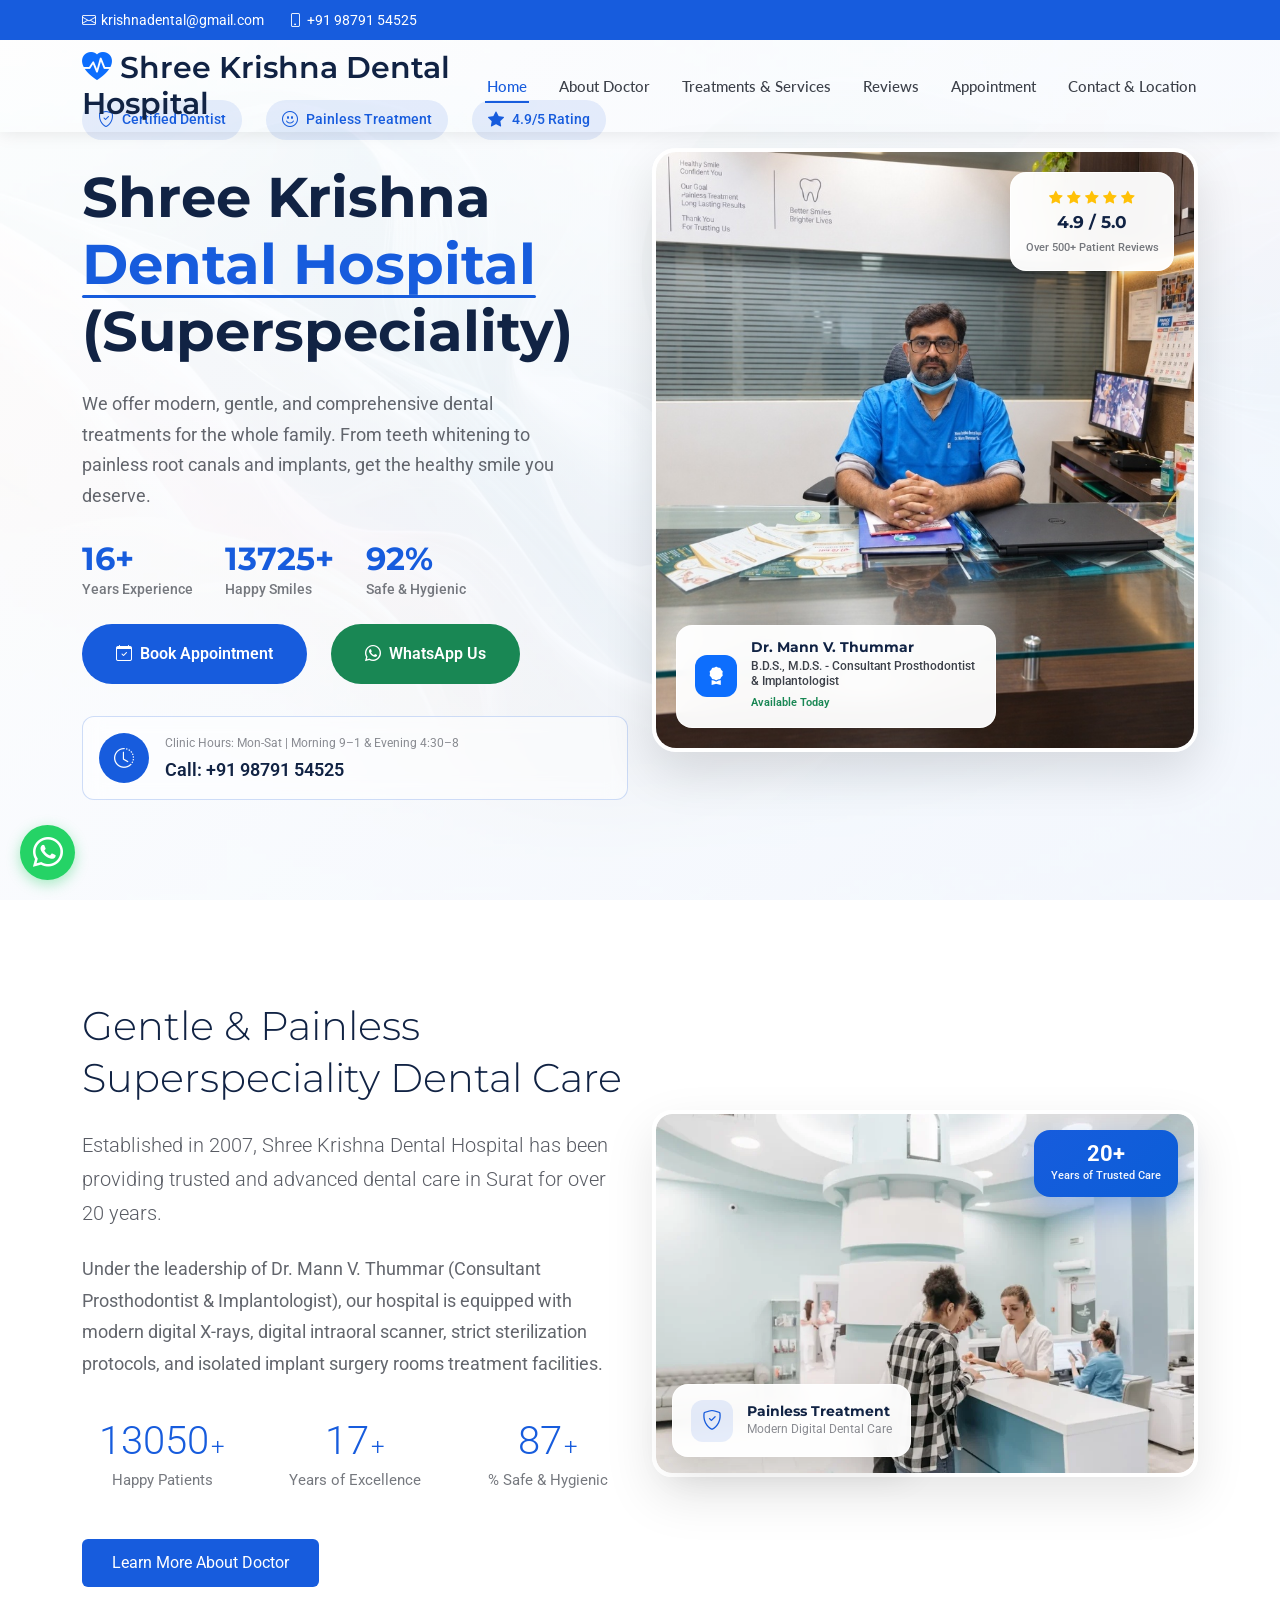
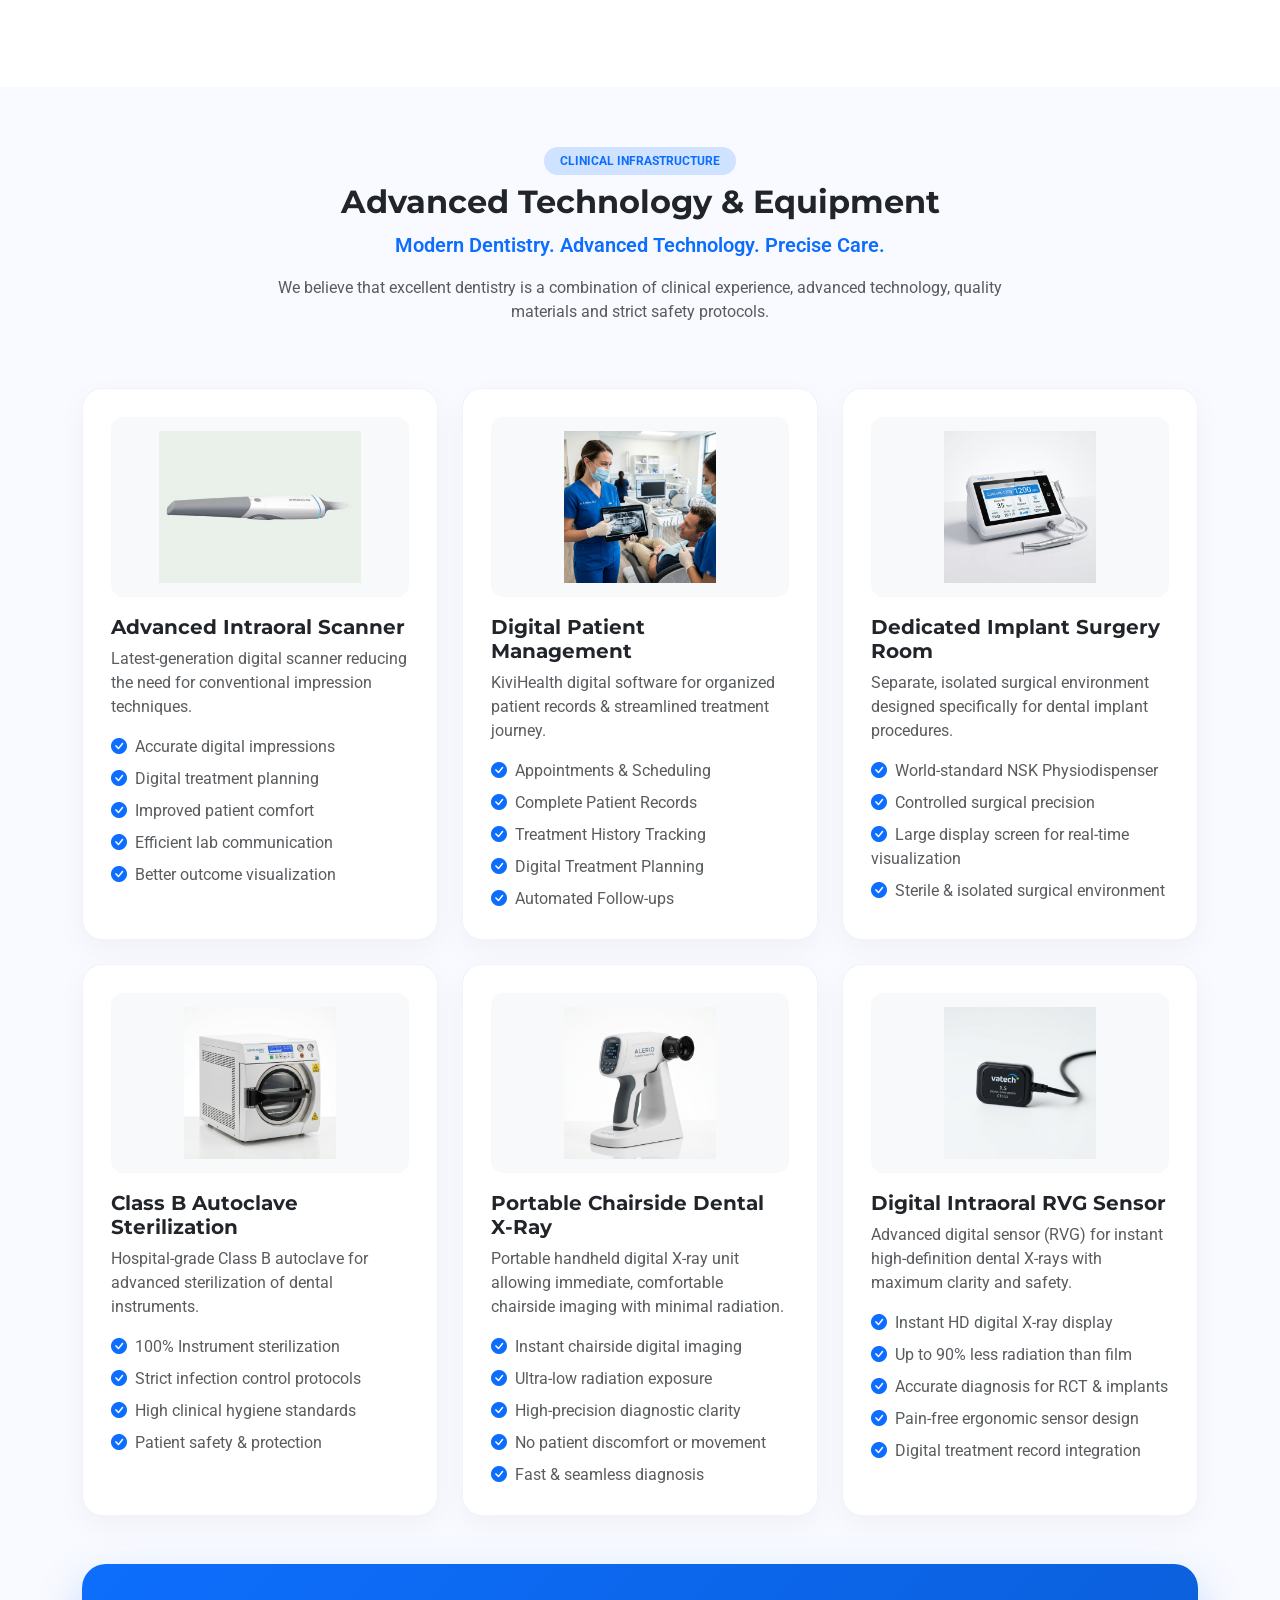
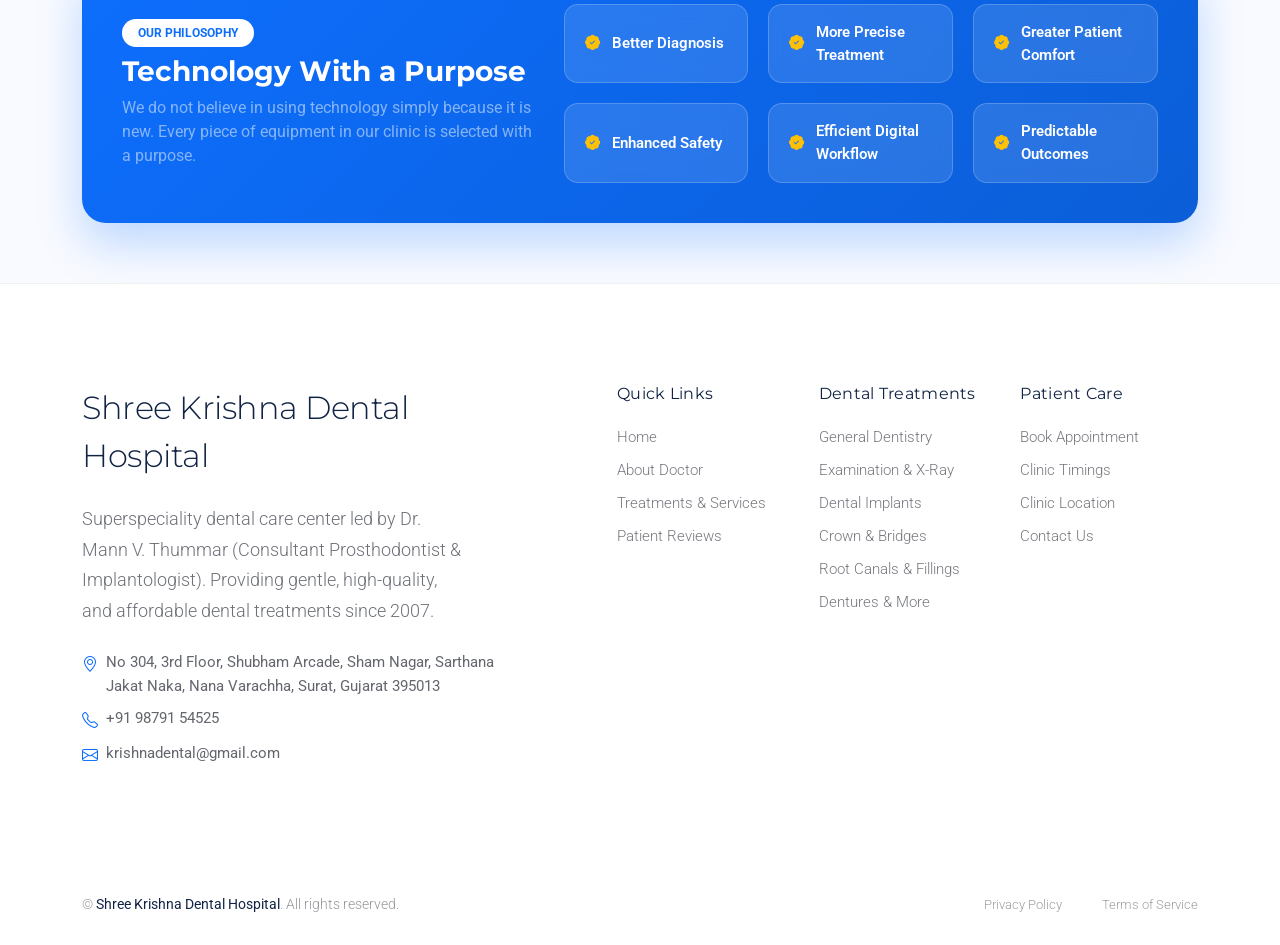
<file: index.html>
<!DOCTYPE html>
<html lang="en">

<head>
  <meta charset="utf-8">
  <meta content="width=device-width, initial-scale=1.0" name="viewport">
  <title>Shree Krishna Dental Hospital – Best Dentist in Sarthana, Surat</title>
  <meta name="description"
    content="Shree Krishna Dental Hospital – Superspeciality dental care in Sarthana Jakat Naka, Surat. Led by Dr. Mann V. Thummar (MDS Prosthodontist & Implantologist). Dental implants, RCT, crowns & more.">
  <meta name="keywords"
    content="Shree Krishna Dental Hospital, dental hospital Surat, dentist Sarthana, dental implants Surat, Dr. Mann V. Thummar, prosthodontist Surat, RCT Surat, crown bridge Surat, best dentist Nana Varachha">
  <link rel="canonical" href="https://shreekrishnadental.vercel.app/">
  <meta name="robots" content="index, follow">
  <meta name="author" content="Shree Krishna Dental Hospital">
  <!-- Open Graph -->
  <meta property="og:type" content="website">
  <meta property="og:url" content="https://shreekrishnadental.vercel.app/">
  <meta property="og:title" content="Shree Krishna Dental Hospital – Best Dentist in Sarthana, Surat">
  <meta property="og:description"
    content="Shree Krishna Dental Hospital – Superspeciality dental care in Sarthana Jakat Naka, Surat. Led by Dr. Mann V. Thummar (MDS Prosthodontist & Implantologist). Dental implants, RCT, crowns & more.">
  <meta property="og:image" content="https://shreekrishnadental.vercel.app/assets/img/dr-mann-thummar.jpg">
  <meta property="og:site_name" content="Shree Krishna Dental Hospital">
  <meta property="og:locale" content="en_IN">
  <!-- Twitter Card -->
  <meta name="twitter:card" content="summary_large_image">
  <meta name="twitter:title" content="Shree Krishna Dental Hospital – Best Dentist in Sarthana, Surat">
  <meta name="twitter:description"
    content="Shree Krishna Dental Hospital – Superspeciality dental care in Sarthana Jakat Naka, Surat. Led by Dr. Mann V. Thummar (MDS Prosthodontist & Implantologist). Dental implants, RCT, crowns & more.">
  <meta name="twitter:image" content="https://shreekrishnadental.vercel.app/assets/img/dr-mann-thummar.jpg">
  <!-- Geo Tags -->
  <meta name="geo.region" content="IN-GJ">
  <meta name="geo.placename" content="Surat">
  <meta name="geo.position" content="21.2299;72.8987">
  <meta name="ICBM" content="21.2299, 72.8987">
  <!-- JSON-LD Structured Data -->
  <script type="application/ld+json">
  {
    "@context": "https://schema.org",
    "@type": "Dentist",
    "name": "Shree Krishna Dental Hospital",
    "alternateName": "Shree Krishna Dental Hospital and Implant Centre",
    "url": "https://shreekrishnadental.vercel.app/",
    "logo": "https://shreekrishnadental.vercel.app/assets/img/logo.png",
    "image": "https://shreekrishnadental.vercel.app/assets/img/dr-mann-thummar.jpg",
    "description": "Superspeciality dental care centre in Sarthana Jakat Naka, Surat. Led by Dr. Mann V. Thummar (MDS Prosthodontist & Implantologist).",
    "telephone": "+919879154525",
    "email": "krishnadental@gmail.com",
    "priceRange": "INR",
    "currenciesAccepted": "INR",
    "paymentAccepted": "Cash, UPI, Card",
    "address": {
      "@type": "PostalAddress",
      "streetAddress": "No 304, 3rd Floor, Shubham Arcade, Sham Nagar, Sarthana Jakat Naka",
      "addressLocality": "Nana Varachha, Surat",
      "addressRegion": "Gujarat",
      "postalCode": "395013",
      "addressCountry": "IN"
    },
    "geo": {
      "@type": "GeoCoordinates",
      "latitude": 21.2299,
      "longitude": 72.8987
    },
    "openingHoursSpecification": [
      {
        "@type": "OpeningHoursSpecification",
        "dayOfWeek": ["Monday","Tuesday","Wednesday","Thursday","Friday","Saturday"],
        "opens": "09:00",
        "closes": "13:00"
      },
      {
        "@type": "OpeningHoursSpecification",
        "dayOfWeek": ["Monday","Tuesday","Wednesday","Thursday","Friday","Saturday"],
        "opens": "16:30",
        "closes": "20:00"
      }
    ],
    "hasMap": "https://maps.app.goo.gl/21McaaWmMfDgynKj8",
    "sameAs": ["https://maps.app.goo.gl/21McaaWmMfDgynKj8"],
    "medicalSpecialty": ["Prosthodontics", "Implantology", "General Dentistry"],
    "availableService": [
      {"@type": "MedicalProcedure", "name": "Dental Implants"},
      {"@type": "MedicalProcedure", "name": "Root Canal Treatment"},
      {"@type": "MedicalProcedure", "name": "Zirconia Crowns"},
      {"@type": "MedicalProcedure", "name": "Full Mouth Rehabilitation"},
      {"@type": "MedicalProcedure", "name": "Teeth Whitening"},
      {"@type": "MedicalProcedure", "name": "Orthodontic Treatment"},
      {"@type": "MedicalProcedure", "name": "Teeth Cleaning"}
    ],
    "employee": {
      "@type": "Physician",
      "name": "Dr. Mann V. Thummar",
      "jobTitle": "Consultant Prosthodontist & Implantologist",
      "description": "MDS from Government Dental College & Hospital, Ahmedabad (2007). 25+ years of clinical experience.",
      "alumniOf": "Government Dental College & Hospital, Ahmedabad"
    }
  }
  </script>

  <!-- Favicons -->
  <link rel="icon" type="image/x-icon" href="favicon.ico">
  <link rel="shortcut icon" href="favicon.ico">
  <link rel="icon" type="image/png" sizes="48x48" href="assets/img/favicon-48x48.png">
  <link rel="icon" type="image/png" sizes="96x96" href="assets/img/favicon-96x96.png">
  <link rel="icon" type="image/png" sizes="192x192" href="assets/img/favicon-192x192.png">
  <link rel="apple-touch-icon" sizes="180x180" href="assets/img/apple-touch-icon.png">
  <link rel="manifest" href="site.webmanifest">

  <!-- Fonts -->
  <link href="https://fonts.googleapis.com" rel="preconnect">
  <link href="https://fonts.gstatic.com" rel="preconnect" crossorigin>
  <link
    href="https://fonts.googleapis.com/css2?family=Roboto:ital,wght@0,100;0,300;0,400;0,500;0,700;0,900;1,100;1,300;1,400;1,500;1,700;1,900&family=Montserrat:ital,wght@0,100;0,200;0,300;0,400;0,500;0,600;0,700;0,800;0,900;1,100;1,200;1,300;1,400;1,500;1,600;1,700;1,800;1,900&family=Lato:ital,wght@0,100;0,300;0,400;0,700;0,900;1,100;1,300;1,400;1,700;1,900&display=swap"
    rel="stylesheet">

  <!-- Vendor CSS Files -->
  <link href="assets/vendor/bootstrap/css/bootstrap.min.css" rel="stylesheet">
  <link href="assets/vendor/bootstrap-icons/bootstrap-icons.css" rel="stylesheet">
  <link href="assets/vendor/aos/aos.css" rel="stylesheet">
  <link href="assets/vendor/glightbox/css/glightbox.min.css" rel="stylesheet">
  <link href="assets/vendor/fontawesome-free/css/all.min.css" rel="stylesheet">
  <link href="assets/vendor/swiper/swiper-bundle.min.css" rel="stylesheet">

  <!-- Main CSS File -->
  <link href="assets/css/main.css" rel="stylesheet">

  <!-- =======================================================
  * Template Name: Clinic
  * Template URL: https://bootstrapmade.com/clinic-bootstrap-template/
  * Updated: Jul 23 2025 with Bootstrap v5.3.7
  * Author: BootstrapMade.com
  * License: https://bootstrapmade.com/license/
  ======================================================== -->
</head>

<body class="index-page">

  <header id="header" class="header fixed-top">

    <div class="topbar d-flex align-items-center dark-background">
      <div class="container d-flex justify-content-center justify-content-md-between">
        <div class="contact-info d-flex align-items-center">
          <i class="bi bi-envelope d-flex align-items-center"><a
              href="mailto:krishnadental@gmail.com">krishnadental@gmail.com</a></i>
          <i class="bi bi-phone d-flex align-items-center ms-4"><span>+91 98791 54525</span></i>
        </div>

      </div>
    </div><!-- End Top Bar -->

    <div class="branding d-flex align-items-cente">

      <div class="container position-relative d-flex align-items-center justify-content-between">
        <a href="index.html" class="logo d-flex align-items-center">
          <!-- Uncomment the line below if you also wish to use an image logo -->
          <!-- <img src="assets/img/logo.webp" alt=""> -->
          <h1 class="sitename"><i class="bi bi-heart-pulse-fill me-2 text-primary"></i>Shree Krishna Dental Hospital
          </h1>
        </a>

        <nav id="navmenu" class="navmenu">
          <ul>
            <li><a href="index.html" class="active">Home</a></li>
            <li><a href="about.html">About Doctor</a></li>
            <li><a href="services.html">Treatments & Services</a></li>
            <li><a href="testimonials.html">Reviews</a></li>
            <li><a href="appointment.html">Appointment</a></li>
            <li><a href="contact.html">Contact & Location</a></li>
          </ul>
          <i class="mobile-nav-toggle d-xl-none bi bi-list"></i>
        </nav>

      </div>

    </div>

  </header>

  <main class="main">

    <!-- Hero Section -->
    <section id="hero" class="hero section">

      <div class="container" data-aos="fade-up" data-aos-delay="100">

        <div class="row align-items-center">
          <div class="col-lg-6">
            <div class="hero-content">
              <div class="trust-badges mb-4" data-aos="fade-right" data-aos-delay="200">
                <div class="badge-item">
                  <i class="bi bi-shield-check"></i>
                  <span>Certified Dentist</span>
                </div>
                <div class="badge-item">
                  <i class="bi bi-emoji-smile"></i>
                  <span>Painless Treatment</span>
                </div>
                <div class="badge-item">
                  <i class="bi bi-star-fill"></i>
                  <span>4.9/5 Rating</span>
                </div>
              </div>

              <h1 data-aos="fade-right" data-aos-delay="300">
                Shree Krishna <span class="highlight">Dental Hospital</span> (Superspeciality)
              </h1>

              <p class="hero-description" data-aos="fade-right" data-aos-delay="400">
                We offer modern, gentle, and comprehensive dental treatments for the whole family. From teeth whitening
                to painless root canals and implants, get the healthy smile you deserve.
              </p>

              <div class="hero-stats mb-4" data-aos="fade-right" data-aos-delay="500">
                <div class="stat-item">
                  <h3><span data-purecounter-start="0" data-purecounter-end="20" data-purecounter-duration="2"
                      class="purecounter"></span>+</h3>
                  <p>Years Experience</p>
                </div>
                <div class="stat-item">
                  <h3><span data-purecounter-start="0" data-purecounter-end="15000" data-purecounter-duration="2"
                      class="purecounter"></span>+</h3>
                  <p>Happy Smiles</p>
                </div>
                <div class="stat-item">
                  <h3><span data-purecounter-start="0" data-purecounter-end="100" data-purecounter-duration="2"
                      class="purecounter"></span>%</h3>
                  <p>Safe & Hygienic</p>
                </div>
              </div>

              <div class="hero-actions" data-aos="fade-right" data-aos-delay="600">
                <a href="appointment.html" class="btn btn-primary"><i class="bi bi-calendar-check me-2"></i>Book
                  Appointment</a>
                <a href="https://wa.me/919879154525?text=Hello%20Doctor,%20I%20want%20to%20book%20a%20dental%20appointment"
                  target="_blank" class="btn btn-success ms-2">
                  <i class="bi bi-whatsapp me-2"></i>WhatsApp Us
                </a>
              </div>

              <div class="emergency-contact mt-4" data-aos="fade-right" data-aos-delay="700">
                <div class="emergency-icon">
                  <i class="bi bi-clock-history"></i>
                </div>
                <div class="emergency-info">
                  <small>Clinic Hours: Mon-Sat | Morning 9–1 &amp; Evening 4:30–8</small>
                  <strong>Call: +91 98791 54525</strong>
                </div>
              </div>
            </div>
          </div>

          <div class="col-lg-6">
            <div class="hero-visual" data-aos="fade-left" data-aos-delay="400">
              <div class="main-image">
                <img src="assets/img/dr-mann-thummar.jpg" alt="Dr. Mann V. Thummar" class="img-fluid rounded-4 shadow">
                <div class="floating-card appointment-card">
                  <div class="card-icon bg-primary text-white">
                    <i class="bi bi-award-fill"></i>
                  </div>
                  <div class="card-content">
                    <h6>Dr. Mann V. Thummar</h6>
                    <p class="mb-0">B.D.S., M.D.S. - Consultant Prosthodontist & Implantologist</p>
                    <small class="text-success">Available Today</small>
                  </div>
                </div>
                <div class="floating-card rating-card">
                  <div class="card-content">
                    <div class="rating-stars text-warning">
                      <i class="bi bi-star-fill"></i>
                      <i class="bi bi-star-fill"></i>
                      <i class="bi bi-star-fill"></i>
                      <i class="bi bi-star-fill"></i>
                      <i class="bi bi-star-fill"></i>
                    </div>
                    <h6>4.9 / 5.0</h6>
                    <small>Over 500+ Patient Reviews</small>
                  </div>
                </div>
              </div>
            </div>
          </div>
        </div>

      </div>

    </section><!-- /Hero Section -->

    <!-- Home About Section -->
    <section id="home-about" class="home-about section">

      <div class="container" data-aos="fade-up" data-aos-delay="100">

        <div class="row align-items-center">
          <div class="col-lg-6 mb-5 mb-lg-0" data-aos="fade-right" data-aos-delay="200">
            <div class="about-content">
              <h2 class="section-heading">Gentle & Painless Superspeciality Dental Care</h2>
              <p class="lead-text">Established in 2007, Shree Krishna Dental Hospital has been providing trusted and
                advanced dental care in Surat for over 20 years.</p>

              <p>Under the leadership of Dr. Mann V. Thummar (Consultant Prosthodontist & Implantologist), our hospital
                is equipped with modern digital X-rays, digital intraoral scanner, strict sterilization protocols, and
                isolated implant surgery rooms
                treatment facilities.</p>

              <div class="stats-grid">
                <div class="stat-item">
                  <div class="stat-number purecounter" data-purecounter-start="0" data-purecounter-end="15000"
                    data-purecounter-duration="1"></div>
                  <div class="stat-label">Happy Patients</div>
                </div>
                <div class="stat-item">
                  <div class="stat-number purecounter" data-purecounter-start="0" data-purecounter-end="20"
                    data-purecounter-duration="1"></div>
                  <div class="stat-label">Years of Excellence</div>
                </div>
                <div class="stat-item">
                  <div class="stat-number purecounter" data-purecounter-start="0" data-purecounter-end="100"
                    data-purecounter-duration="1"></div>
                  <div class="stat-label">% Safe & Hygienic</div>
                </div>
              </div>

              <div class="cta-section">
                <a href="about.html" class="btn-primary">Learn More About Doctor</a>
              </div>
            </div>
          </div>

          <div class="col-lg-6" data-aos="fade-left" data-aos-delay="300">
            <div class="about-visual">
              <div class="main-image">
                <img src="assets/img/health/facilities-9.webp" alt="Shree Krishna Dental Hospital"
                  class="img-fluid rounded-4">
              </div>
              <div class="floating-card">
                <div class="card-content">
                  <div class="icon">
                    <i class="bi bi-shield-check"></i>
                  </div>
                  <div class="card-text">
                    <h4>Painless Treatment</h4>
                    <p>Modern Digital Dental Care</p>
                  </div>
                </div>
              </div>
              <div class="experience-badge">
                <div class="badge-content">
                  <span class="years">20+</span>
                  <span class="text">Years of Trusted Care</span>
                </div>
              </div>
            </div>
          </div>
        </div>

      </div>

    </section><!-- /Home About Section -->

    <!-- Dental Treatments Section -->


    <!-- Advanced Technology & Equipment Section -->
    <section id="tech-equipment" class="tech-equipment-section section">
      <div class="container" data-aos="fade-up" data-aos-delay="100">

        <div class="row text-center mb-5">
          <div class="col-lg-8 mx-auto">
            <span class="badge bg-primary-subtle text-primary px-3 py-2 rounded-pill fw-bold mb-2">CLINICAL
              INFRASTRUCTURE</span>
            <h2 class="fw-bold fs-2 text-dark">Advanced Technology & Equipment</h2>
            <p class="section-description text-primary fw-semibold fs-5 mb-3">Modern Dentistry. Advanced Technology.
              Precise Care.</p>
            <p class="text-muted fs-6">
              We believe that excellent dentistry is a combination of clinical experience, advanced technology, quality
              materials and strict safety protocols.
            </p>
          </div>
        </div>

        <div class="row g-4">
          <!-- 1. Advanced Intraoral Scanner -->
          <div class="col-lg-4 col-md-6" data-aos="fade-up" data-aos-delay="100">
            <div class="tech-card">
              <div
                style="height: 180px; background: #f8f9fa; border-radius: 12px; display: flex; align-items: center; justify-content: center; padding: 14px; margin-bottom: 18px;">
                <img src="assets/img/equipment/intraoral_scanner.jpg" alt="Advanced Intraoral Scanner"
                  style="max-width: 100%; max-height: 100%; object-fit: contain; transition: transform 0.4s ease;"
                  onmouseover="this.style.transform='scale(1.05)'" onmouseout="this.style.transform='scale(1)'">
              </div>
              <h4 class="fw-bold text-dark fs-5">Advanced Intraoral Scanner</h4>
              <p class="text-muted fs-6 mb-3">Latest-generation digital scanner reducing the need for conventional
                impression techniques.</p>
              <ul class="list-unstyled text-muted fs-6 mb-0 d-flex flex-column gap-2">
                <li><i class="bi bi-check-circle-fill text-primary me-2"></i>Accurate digital impressions</li>
                <li><i class="bi bi-check-circle-fill text-primary me-2"></i>Digital treatment planning</li>
                <li><i class="bi bi-check-circle-fill text-primary me-2"></i>Improved patient comfort</li>
                <li><i class="bi bi-check-circle-fill text-primary me-2"></i>Efficient lab communication</li>
                <li><i class="bi bi-check-circle-fill text-primary me-2"></i>Better outcome visualization</li>
              </ul>
            </div>
          </div>

          <!-- 2. Digital Patient Management -->
          <div class="col-lg-4 col-md-6" data-aos="fade-up" data-aos-delay="200">
            <div class="tech-card">
              <div
                style="height: 180px; background: #f8f9fa; border-radius: 12px; display: flex; align-items: center; justify-content: center; padding: 14px; margin-bottom: 18px;">
                <img src="assets/img/equipment/digital_xray_viewer.jpg" alt="Digital Patient Management"
                  style="max-width: 100%; max-height: 100%; object-fit: contain; transition: transform 0.4s ease;"
                  onmouseover="this.style.transform='scale(1.05)'" onmouseout="this.style.transform='scale(1)'">
              </div>
              <h4 class="fw-bold text-dark fs-5">Digital Patient Management</h4>
              <p class="text-muted fs-6 mb-3">KiviHealth digital software for organized patient records & streamlined
                treatment journey.</p>
              <ul class="list-unstyled text-muted fs-6 mb-0 d-flex flex-column gap-2">
                <li><i class="bi bi-check-circle-fill text-primary me-2"></i>Appointments & Scheduling</li>
                <li><i class="bi bi-check-circle-fill text-primary me-2"></i>Complete Patient Records</li>
                <li><i class="bi bi-check-circle-fill text-primary me-2"></i>Treatment History Tracking</li>
                <li><i class="bi bi-check-circle-fill text-primary me-2"></i>Digital Treatment Planning</li>
                <li><i class="bi bi-check-circle-fill text-primary me-2"></i>Automated Follow-ups</li>
              </ul>
            </div>
          </div>

          <!-- 3. Dedicated Implant Surgery Room -->
          <div class="col-lg-4 col-md-6" data-aos="fade-up" data-aos-delay="300">
            <div class="tech-card">
              <div
                style="height: 180px; background: #f8f9fa; border-radius: 12px; display: flex; align-items: center; justify-content: center; padding: 14px; margin-bottom: 18px;">
                <img src="assets/img/equipment/implant_motor.jpg" alt="Dedicated Implant Surgery Room"
                  style="max-width: 100%; max-height: 100%; object-fit: contain; transition: transform 0.4s ease;"
                  onmouseover="this.style.transform='scale(1.05)'" onmouseout="this.style.transform='scale(1)'">
              </div>
              <h4 class="fw-bold text-dark fs-5">Dedicated Implant Surgery Room</h4>
              <p class="text-muted fs-6 mb-3">Separate, isolated surgical environment designed specifically for dental
                implant procedures.</p>
              <ul class="list-unstyled text-muted fs-6 mb-0 d-flex flex-column gap-2">
                <li><i class="bi bi-check-circle-fill text-primary me-2"></i>World-standard NSK Physiodispenser</li>
                <li><i class="bi bi-check-circle-fill text-primary me-2"></i>Controlled surgical precision</li>
                <li><i class="bi bi-check-circle-fill text-primary me-2"></i>Large display screen for real-time
                  visualization</li>
                <li><i class="bi bi-check-circle-fill text-primary me-2"></i>Sterile & isolated surgical environment
                </li>
              </ul>
            </div>
          </div>

          <!-- 4. Class B Autoclave -->
          <div class="col-lg-4 col-md-6" data-aos="fade-up" data-aos-delay="400">
            <div class="tech-card">
              <div
                style="height: 180px; background: #f8f9fa; border-radius: 12px; display: flex; align-items: center; justify-content: center; padding: 14px; margin-bottom: 18px;">
                <img src="assets/img/equipment/autoclave_sterilizer.jpg" alt="Class B Autoclave Sterilization"
                  style="max-width: 100%; max-height: 100%; object-fit: contain; transition: transform 0.4s ease;"
                  onmouseover="this.style.transform='scale(1.05)'" onmouseout="this.style.transform='scale(1)'">
              </div>
              <h4 class="fw-bold text-dark fs-5">Class B Autoclave Sterilization</h4>
              <p class="text-muted fs-6 mb-3">Hospital-grade Class B autoclave for advanced sterilization of dental
                instruments.</p>
              <ul class="list-unstyled text-muted fs-6 mb-0 d-flex flex-column gap-2">
                <li><i class="bi bi-check-circle-fill text-primary me-2"></i>100% Instrument sterilization</li>
                <li><i class="bi bi-check-circle-fill text-primary me-2"></i>Strict infection control protocols</li>
                <li><i class="bi bi-check-circle-fill text-primary me-2"></i>High clinical hygiene standards</li>
                <li><i class="bi bi-check-circle-fill text-primary me-2"></i>Patient safety & protection</li>
              </ul>
            </div>
          </div>

          <!-- 5. Portable Chairside Dental X-Ray -->
          <div class="col-lg-4 col-md-6" data-aos="fade-up" data-aos-delay="500">
            <div class="tech-card">
              <div
                style="height: 180px; background: #f8f9fa; border-radius: 12px; display: flex; align-items: center; justify-content: center; padding: 14px; margin-bottom: 18px;">
                <img src="assets/img/equipment/portable_xray.jpg" alt="Portable Chairside Dental X-Ray"
                  style="max-width: 100%; max-height: 100%; object-fit: contain; transition: transform 0.4s ease;"
                  onmouseover="this.style.transform='scale(1.05)'" onmouseout="this.style.transform='scale(1)'">
              </div>
              <h4 class="fw-bold text-dark fs-5">Portable Chairside Dental X-Ray</h4>
              <p class="text-muted fs-6 mb-3">Portable handheld digital X-ray unit allowing immediate, comfortable chairside imaging with minimal radiation.</p>
              <ul class="list-unstyled text-muted fs-6 mb-0 d-flex flex-column gap-2">
                <li><i class="bi bi-check-circle-fill text-primary me-2"></i>Instant chairside digital imaging</li>
                <li><i class="bi bi-check-circle-fill text-primary me-2"></i>Ultra-low radiation exposure</li>
                <li><i class="bi bi-check-circle-fill text-primary me-2"></i>High-precision diagnostic clarity</li>
                <li><i class="bi bi-check-circle-fill text-primary me-2"></i>No patient discomfort or movement</li>
                <li><i class="bi bi-check-circle-fill text-primary me-2"></i>Fast &amp; seamless diagnosis</li>
              </ul>
            </div>
          </div>

          <!-- 6. Digital Intraoral RVG Sensor -->
          <div class="col-lg-4 col-md-6" data-aos="fade-up" data-aos-delay="600">
            <div class="tech-card">
              <div
                style="height: 180px; background: #f8f9fa; border-radius: 12px; display: flex; align-items: center; justify-content: center; padding: 14px; margin-bottom: 18px;">
                <img src="assets/img/equipment/digital_sensor.jpg" alt="Digital Intraoral RVG Sensor"
                  style="max-width: 100%; max-height: 100%; object-fit: contain; transition: transform 0.4s ease;"
                  onmouseover="this.style.transform='scale(1.05)'" onmouseout="this.style.transform='scale(1)'">
              </div>
              <h4 class="fw-bold text-dark fs-5">Digital Intraoral RVG Sensor</h4>
              <p class="text-muted fs-6 mb-3">Advanced digital sensor (RVG) for instant high-definition dental X-rays with maximum clarity and safety.</p>
              <ul class="list-unstyled text-muted fs-6 mb-0 d-flex flex-column gap-2">
                <li><i class="bi bi-check-circle-fill text-primary me-2"></i>Instant HD digital X-ray display</li>
                <li><i class="bi bi-check-circle-fill text-primary me-2"></i>Up to 90% less radiation than film</li>
                <li><i class="bi bi-check-circle-fill text-primary me-2"></i>Accurate diagnosis for RCT &amp; implants</li>
                <li><i class="bi bi-check-circle-fill text-primary me-2"></i>Pain-free ergonomic sensor design</li>
                <li><i class="bi bi-check-circle-fill text-primary me-2"></i>Digital treatment record integration</li>
              </ul>
            </div>
          </div>
        </div>

        <!-- Technology With a Purpose Card -->
        <div class="row mt-5" data-aos="fade-up" data-aos-delay="200">
          <div class="col-lg-12">
            <div class="tech-purpose-card">
              <div class="row align-items-center">
                <div class="col-lg-5 mb-4 mb-lg-0">
                  <span class="badge bg-white text-primary px-3 py-2 rounded-pill fw-bold mb-2">OUR PHILOSOPHY</span>
                  <h3 class="fw-bold text-white fs-3 mb-2">Technology With a Purpose</h3>
                  <p class="text-white-50 mb-0">We do not believe in using technology simply because it is new. Every
                    piece of equipment in our clinic is selected with a purpose.</p>
                </div>
                <div class="col-lg-7">
                  <div class="purpose-grid">
                    <div class="purpose-item"><i class="bi bi-patch-check-fill text-warning"></i> Better Diagnosis</div>
                    <div class="purpose-item"><i class="bi bi-patch-check-fill text-warning"></i> More Precise Treatment
                    </div>
                    <div class="purpose-item"><i class="bi bi-patch-check-fill text-warning"></i> Greater Patient
                      Comfort</div>
                    <div class="purpose-item"><i class="bi bi-patch-check-fill text-warning"></i> Enhanced Safety</div>
                    <div class="purpose-item"><i class="bi bi-patch-check-fill text-warning"></i> Efficient Digital
                      Workflow</div>
                    <div class="purpose-item"><i class="bi bi-patch-check-fill text-warning"></i> Predictable Outcomes
                    </div>
                  </div>
                </div>
              </div>
            </div>
          </div>
        </div>

      </div>
    </section><!-- /Advanced Technology & Equipment Section -->



  </main>

  <footer id="footer" class="footer-16 footer position-relative">

    <div class="container">

      <div class="footer-main" data-aos="fade-up" data-aos-delay="100">
        <div class="row align-items-start">

          <div class="col-lg-5">
            <div class="brand-section">
              <a href="index.html" class="logo d-flex align-items-center mb-4">
                <span class="sitename">Shree Krishna Dental Hospital</span>
              </a>
              <p class="brand-description">Superspeciality dental care center led by Dr. Mann V. Thummar (Consultant
                Prosthodontist & Implantologist). Providing gentle, high-quality, and affordable dental treatments since
                2007.</p>

              <div class="contact-info mt-4">
                <div class="contact-item mb-2">
                  <i class="bi bi-geo-alt me-2 text-primary"></i>
                  <span>No 304, 3rd Floor, Shubham Arcade, Sham Nagar, Sarthana Jakat Naka, Nana Varachha, Surat,
                    Gujarat 395013</span>
                </div>
                <div class="contact-item mb-2">
                  <i class="bi bi-telephone me-2 text-primary"></i>
                  <span>+91 98791 54525</span>
                </div>
                <div class="contact-item">
                  <i class="bi bi-envelope me-2 text-primary"></i>
                  <span>krishnadental@gmail.com</span>
                </div>
              </div>
            </div>
          </div>

          <div class="col-lg-7">
            <div class="footer-nav-wrapper">
              <div class="row">

                <div class="col-6 col-lg-4">
                  <div class="nav-column">
                    <h6>Quick Links</h6>
                    <nav class="footer-nav">
                      <a href="index.html">Home</a>
                      <a href="about.html">About Doctor</a>
                      <a href="services.html">Treatments & Services</a>
                      <a href="testimonials.html">Patient Reviews</a>
                    </nav>
                  </div>
                </div>

                <div class="col-6 col-lg-4">
                  <div class="nav-column">
                    <h6>Dental Treatments</h6>
                    <nav class="footer-nav">
                      <a href="services.html">General Dentistry</a>
                      <a href="services.html">Examination & X-Ray</a>
                      <a href="services.html">Dental Implants</a>
                      <a href="services.html">Crown & Bridges</a>
                      <a href="services.html">Root Canals & Fillings</a>
                      <a href="services.html">Dentures & More</a>
                    </nav>
                  </div>
                </div>

                <div class="col-6 col-lg-4">
                  <div class="nav-column">
                    <h6>Patient Care</h6>
                    <nav class="footer-nav">
                      <a href="appointment.html">Book Appointment</a>
                      <a href="contact.html">Clinic Timings</a>
                      <a href="contact.html">Clinic Location</a>
                      <a href="contact.html">Contact Us</a>
                    </nav>
                  </div>
                </div>

              </div>
            </div>
          </div>

        </div>
      </div>

    </div>

    <div class="footer-bottom">
      <div class="container">
        <div class="bottom-content" data-aos="fade-up" data-aos-delay="300">
          <div class="row align-items-center">

            <div class="col-lg-6">
              <div class="copyright">
                <p>© <span class="sitename">Shree Krishna Dental Hospital</span>. All rights reserved.</p>
              </div>
            </div>

            <div class="col-lg-6 text-lg-end">
              <div class="legal-links">
                <a href="privacy.html">Privacy Policy</a>
                <a href="terms.html" class="ms-3">Terms of Service</a>
              </div>
            </div>

          </div>
        </div>
      </div>
    </div>

  </footer>

  <!-- Floating WhatsApp Button -->
  <a href="https://wa.me/919879154525?text=Hello%20Doctor,%20I%20want%20to%20book%20a%20dental%20appointment"
    target="_blank" class="whatsapp-btn" title="Chat on WhatsApp">
    <i class="bi bi-whatsapp"></i>
  </a>

  <!-- Scroll Top -->
  <a href="#!" id="scroll-top" class="scroll-top d-flex align-items-center justify-content-center"><i
      class="bi bi-arrow-up-short"></i></a>

  <!-- Preloader -->
  <div id="preloader"></div>

  <!-- Vendor JS Files -->
  <script src="assets/vendor/bootstrap/js/bootstrap.bundle.min.js"></script>
  <script src="assets/vendor/aos/aos.js"></script>
  <script src="assets/vendor/glightbox/js/glightbox.min.js"></script>
  <script src="assets/vendor/purecounter/purecounter_vanilla.js"></script>
  <script src="assets/vendor/swiper/swiper-bundle.min.js"></script>

  <!-- Main JS File -->
  <script src="assets/js/main.js"></script>
  <!-- WhatsApp Form Submission JS -->
  <script src="assets/js/whatsapp-forms.js"></script>

</body>

</html>
</file>
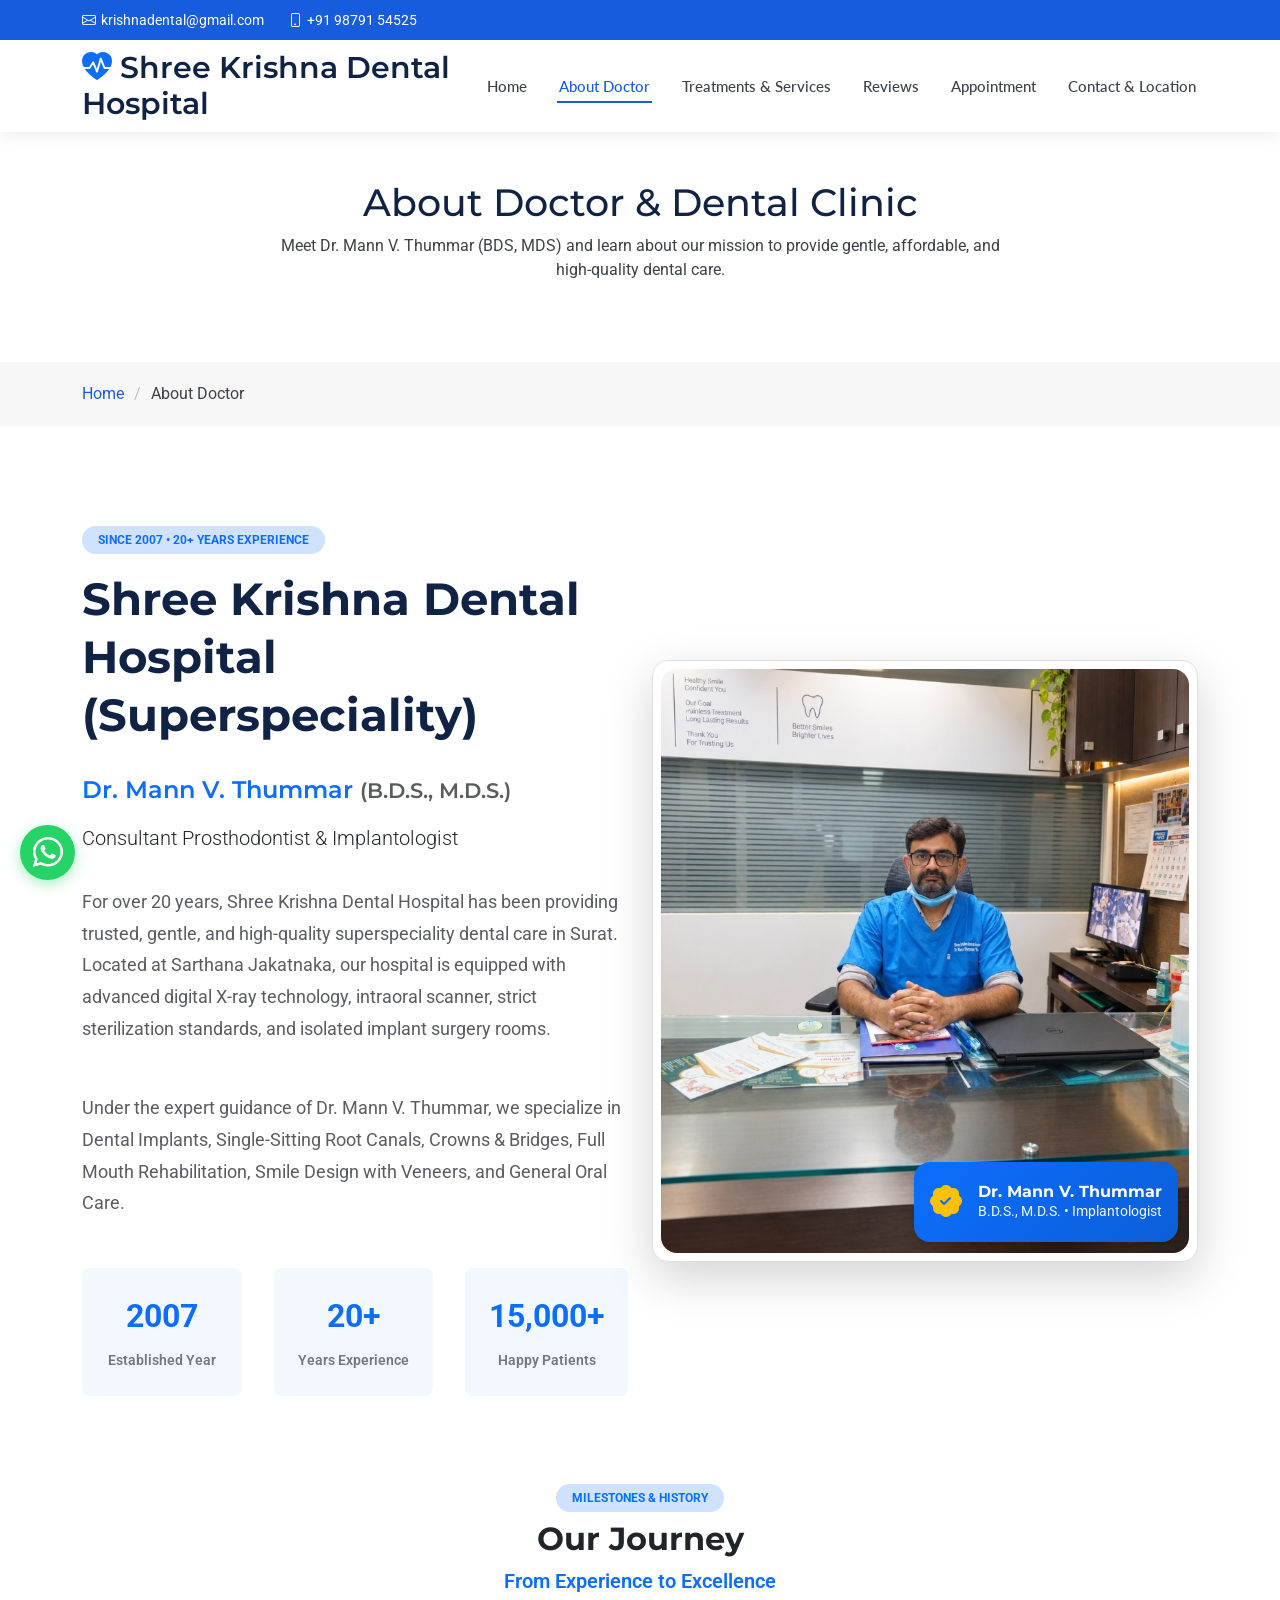
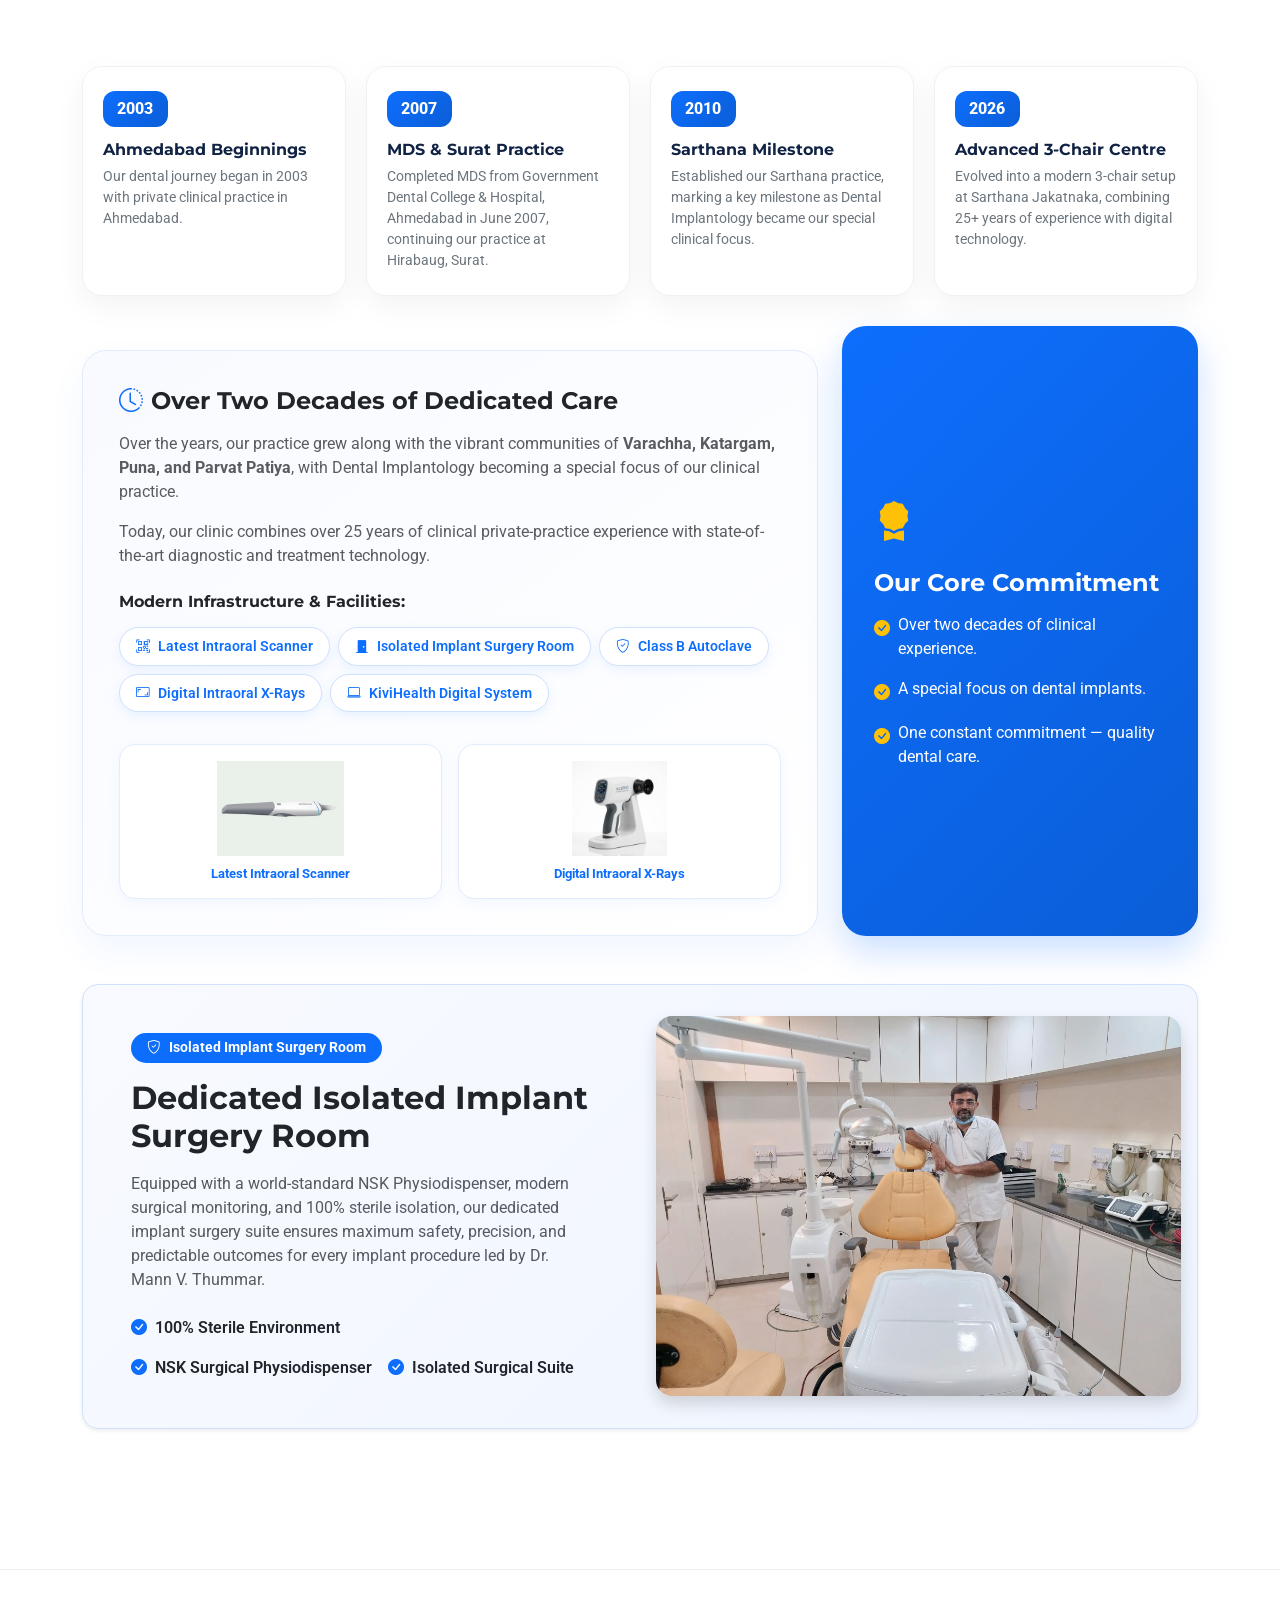
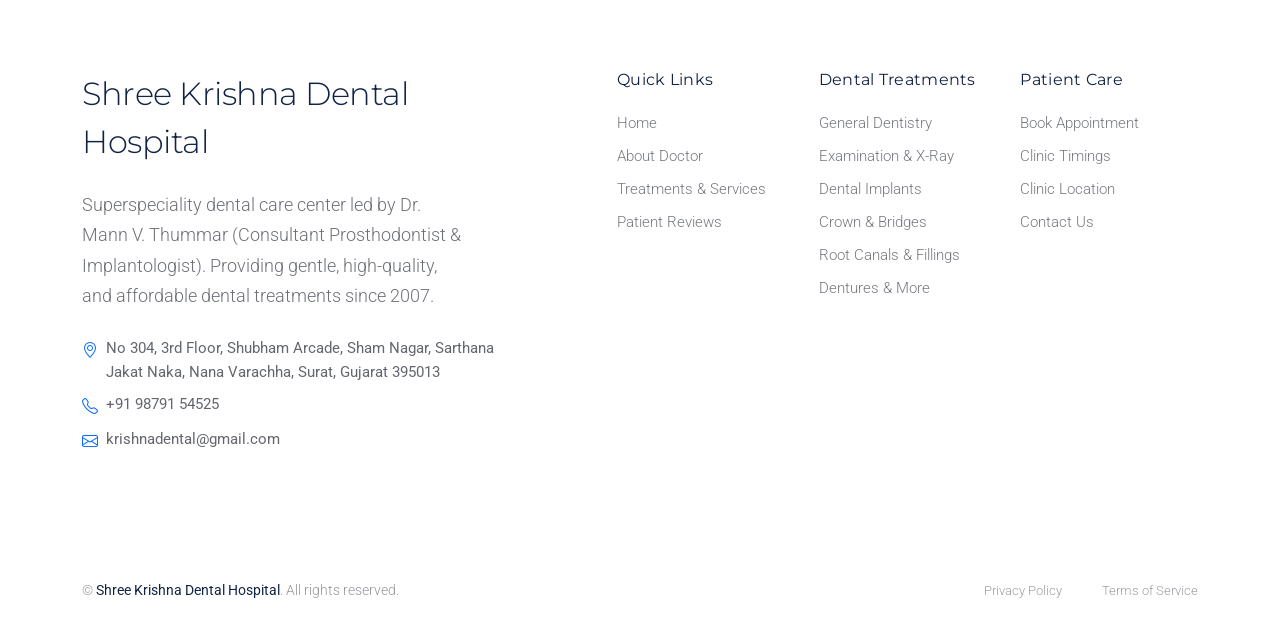
<file: about.html>
<!DOCTYPE html>
<html lang="en">

<head>
  <meta charset="utf-8">
  <meta content="width=device-width, initial-scale=1.0" name="viewport">
    <title>About Dr. Mann V. Thummar – Prosthodontist & Implantologist, Surat</title>
  <meta name="description" content="Learn about Dr. Mann V. Thummar – MDS Prosthodontist & Implantologist with 25+ years of experience. Founded Shree Krishna Dental Hospital at Sarthana Jakat Naka, Surat in 2007.">
  <meta name="keywords" content="Dr. Mann V. Thummar, prosthodontist Surat, implantologist Surat, MDS dentist Surat, about Shree Krishna Dental Hospital, dental clinic Sarthana">
  <link rel="canonical" href="https://shreekrishnadental.vercel.app/about.html">
  <meta name="robots" content="index, follow">
  <meta name="author" content="Shree Krishna Dental Hospital">
  <!-- Open Graph -->
  <meta property="og:type" content="profile">
  <meta property="og:url" content="https://shreekrishnadental.vercel.app/about.html">
  <meta property="og:title" content="About Dr. Mann V. Thummar – Prosthodontist & Implantologist, Surat">
  <meta property="og:description" content="Learn about Dr. Mann V. Thummar – MDS Prosthodontist & Implantologist with 25+ years of experience. Founded Shree Krishna Dental Hospital at Sarthana Jakat Naka, Surat in 2007.">
  <meta property="og:image" content="https://shreekrishnadental.vercel.app/assets/img/dr-mann-thummar.jpg">
  <meta property="og:site_name" content="Shree Krishna Dental Hospital">
  <meta property="og:locale" content="en_IN">
  <!-- Twitter Card -->
  <meta name="twitter:card" content="summary_large_image">
  <meta name="twitter:title" content="About Dr. Mann V. Thummar – Prosthodontist & Implantologist, Surat">
  <meta name="twitter:description" content="Learn about Dr. Mann V. Thummar – MDS Prosthodontist & Implantologist with 25+ years of experience. Founded Shree Krishna Dental Hospital at Sarthana Jakat Naka, Surat in 2007.">
  <meta name="twitter:image" content="https://shreekrishnadental.vercel.app/assets/img/dr-mann-thummar.jpg">

  <!-- Favicons -->
  <link rel="icon" type="image/x-icon" href="favicon.ico">
  <link rel="shortcut icon" href="favicon.ico">
  <link rel="icon" type="image/png" sizes="48x48" href="assets/img/favicon-48x48.png">
  <link rel="icon" type="image/png" sizes="96x96" href="assets/img/favicon-96x96.png">
  <link rel="icon" type="image/png" sizes="192x192" href="assets/img/favicon-192x192.png">
  <link rel="apple-touch-icon" sizes="180x180" href="assets/img/apple-touch-icon.png">
  <link rel="manifest" href="site.webmanifest">

  <!-- Fonts -->
  <link href="https://fonts.googleapis.com" rel="preconnect">
  <link href="https://fonts.gstatic.com" rel="preconnect" crossorigin>
  <link
    href="https://fonts.googleapis.com/css2?family=Roboto:ital,wght@0,100;0,300;0,400;0,500;0,700;0,900;1,100;1,300;1,400;1,500;1,700;1,900&family=Montserrat:ital,wght@0,100;0,200;0,300;0,400;0,500;0,600;0,700;0,800;0,900;1,100;1,200;1,300;1,400;1,500;1,600;1,700;1,800;1,900&family=Lato:ital,wght@0,100;0,300;0,400;0,700;0,900;1,100;1,300;1,400;1,700;1,900&display=swap"
    rel="stylesheet">

  <!-- Vendor CSS Files -->
  <link href="assets/vendor/bootstrap/css/bootstrap.min.css" rel="stylesheet">
  <link href="assets/vendor/bootstrap-icons/bootstrap-icons.css" rel="stylesheet">
  <link href="assets/vendor/aos/aos.css" rel="stylesheet">
  <link href="assets/vendor/glightbox/css/glightbox.min.css" rel="stylesheet">
  <link href="assets/vendor/fontawesome-free/css/all.min.css" rel="stylesheet">
  <link href="assets/vendor/swiper/swiper-bundle.min.css" rel="stylesheet">

  <!-- Main CSS File -->
  <link href="assets/css/main.css" rel="stylesheet">

  <!-- =======================================================
  * Template Name: Clinic
  * Template URL: https://bootstrapmade.com/clinic-bootstrap-template/
  * Updated: Jul 23 2025 with Bootstrap v5.3.7
  * Author: BootstrapMade.com
  * License: https://bootstrapmade.com/license/
  ======================================================== -->
</head>

<body class="about-page">

  <header id="header" class="header fixed-top">

    <div class="topbar d-flex align-items-center dark-background">
      <div class="container d-flex justify-content-center justify-content-md-between">
        <div class="contact-info d-flex align-items-center">
          <i class="bi bi-envelope d-flex align-items-center"><a
              href="mailto:krishnadental@gmail.com">krishnadental@gmail.com</a></i>
          <i class="bi bi-phone d-flex align-items-center ms-4"><span>+91 98791 54525</span></i>
        </div>
        
      </div>
    </div><!-- End Top Bar -->

    <div class="branding d-flex align-items-cente">

      <div class="container position-relative d-flex align-items-center justify-content-between">
        <a href="index.html" class="logo d-flex align-items-center">
          <!-- Uncomment the line below if you also wish to use an image logo -->
          <!-- <img src="assets/img/logo.webp" alt=""> -->
          <h1 class="sitename"><i class="bi bi-heart-pulse-fill me-2 text-primary"></i>Shree Krishna Dental Hospital</h1>
        </a>

        <nav id="navmenu" class="navmenu">
          <ul>
            <li><a href="index.html">Home</a></li>
            <li><a href="about.html" class="active">About Doctor</a></li>
            <li><a href="services.html">Treatments & Services</a></li>
            <li><a href="testimonials.html">Reviews</a></li>
            <li><a href="appointment.html">Appointment</a></li>
            <li><a href="contact.html">Contact & Location</a></li>
          </ul>
          <i class="mobile-nav-toggle d-xl-none bi bi-list"></i>
        </nav>

      </div>

    </div>

  </header>

  <main class="main">

    <!-- Page Title -->
    <div class="page-title">
      <div class="heading">
        <div class="container">
          <div class="row d-flex justify-content-center text-center">
            <div class="col-lg-8">
              <h1 class="heading-title">About Doctor & Dental Clinic</h1>
              <p class="mb-0">
                Meet Dr. Mann V. Thummar (BDS, MDS) and learn about our mission to provide gentle, affordable, and high-quality dental care.
              </p>
            </div>
          </div>
        </div>
      </div>
      <nav class="breadcrumbs">
        <div class="container">
          <ol>
            <li><a href="index.html">Home</a></li>
            <li class="current">About Doctor</li>
          </ol>
        </div>
      </nav>
    </div><!-- End Page Title -->

    <!-- About Section -->
    <section id="about" class="about section">

      <div class="container" data-aos="fade-up" data-aos-delay="100">

        <div class="row align-items-center">
          <div class="col-lg-6" data-aos="fade-right" data-aos-delay="100">
            <div class="about-content">
              <span class="badge bg-primary-subtle text-primary px-3 py-2 rounded-pill mb-3 fw-bold">SINCE 2007 • 20+ YEARS EXPERIENCE</span>
              <h2 class="fw-bold">Shree Krishna Dental Hospital (Superspeciality)</h2>
              <h4 class="text-primary fw-semibold mb-3">Dr. Mann V. Thummar <small class="text-muted">(B.D.S., M.D.S.)</small></h4>
              <p class="lead text-dark font-semibold">Consultant Prosthodontist & Implantologist</p>

              <p>For over 20 years, Shree Krishna Dental Hospital has been providing trusted, gentle, and high-quality superspeciality dental care in Surat. Located at Sarthana Jakatnaka, our hospital is equipped with advanced digital X-ray technology, intraoral scanner, strict sterilization standards, and isolated implant surgery rooms.</p>

              <p>Under the expert guidance of Dr. Mann V. Thummar, we specialize in Dental Implants, Single-Sitting Root Canals, Crowns & Bridges, Full Mouth Rehabilitation, Smile Design with Veneers, and General Oral Care.</p>

              <div class="stats-grid mt-4">
                <div class="stat-item">
                  <span class="stat-number text-primary fw-bold fs-2">2007</span>
                  <span class="stat-label fw-semibold">Established Year</span>
                </div>
                <div class="stat-item">
                  <span class="stat-number text-primary fw-bold fs-2">20+</span>
                  <span class="stat-label fw-semibold">Years Experience</span>
                </div>
                <div class="stat-item">
                  <span class="stat-number text-primary fw-bold fs-2">15,000+</span>
                  <span class="stat-label fw-semibold">Happy Patients</span>
                </div>
              </div><!-- End Stats Grid -->
            </div><!-- End About Content -->
          </div>

          <div class="col-lg-6 mt-4 mt-lg-0" data-aos="fade-left" data-aos-delay="200">
            <div class="doctor-visual-wrapper position-relative">
              <div class="image-wrapper shadow-lg rounded-4 overflow-hidden p-2 bg-white border">
                <img src="assets/img/dr-mann-thummar.jpg" class="img-fluid rounded-4 w-100" alt="Dr. Mann V. Thummar - Shree Krishna Dental Hospital">
              </div>
              <div class="doctor-experience-tag bg-primary text-white p-3 rounded-4 shadow-sm position-absolute" style="bottom: 20px; right: 20px; z-index: 3; background: linear-gradient(135deg, #0d6efd, #0b5ed7) !important;">
                <div class="d-flex align-items-center gap-3">
                  <div class="fs-2"><i class="bi bi-patch-check-fill text-warning"></i></div>
                  <div>
                    <h6 class="mb-0 text-white fw-bold">Dr. Mann V. Thummar</h6>
                    <small style="opacity: 0.95;" class="d-block">B.D.S., M.D.S. • Implantologist</small>
                  </div>
                </div>
              </div>
            </div><!-- End Doctor Visual Wrapper -->
          </div>
        </div>

        <!-- Our Journey Section -->
        <div class="journey-section mt-5" data-aos="fade-up" data-aos-delay="300">
          <div class="row">
            <div class="col-lg-12 text-center mb-4">
              <span class="badge bg-primary-subtle text-primary px-3 py-2 rounded-pill fw-bold mb-2">MILESTONES & HISTORY</span>
              <h2 class="fw-bold fs-2 text-dark">Our Journey</h2>
              <p class="section-description text-primary fw-semibold fs-5">From Experience to Excellence</p>
            </div>
          </div>

          <!-- Timeline Track -->
          <div class="journey-timeline">
            <div class="timeline-track">
              <div class="timeline-card" data-aos="fade-up" data-aos-delay="100">
                <span class="timeline-year">2003</span>
                <h5 class="timeline-title">Ahmedabad Beginnings</h5>
                <p class="timeline-desc">Our dental journey began in 2003 with private clinical practice in Ahmedabad.</p>
              </div>

              <div class="timeline-card" data-aos="fade-up" data-aos-delay="200">
                <span class="timeline-year">2007</span>
                <h5 class="timeline-title">MDS & Surat Practice</h5>
                <p class="timeline-desc">Completed MDS from Government Dental College & Hospital, Ahmedabad in June 2007, continuing our practice at Hirabaug, Surat.</p>
              </div>

              <div class="timeline-card" data-aos="fade-up" data-aos-delay="300">
                <span class="timeline-year">2010</span>
                <h5 class="timeline-title">Sarthana Milestone</h5>
                <p class="timeline-desc">Established our Sarthana practice, marking a key milestone as Dental Implantology became our special clinical focus.</p>
              </div>

              <div class="timeline-card" data-aos="fade-up" data-aos-delay="400">
                <span class="timeline-year">2026</span>
                <h5 class="timeline-title">Advanced 3-Chair Centre</h5>
                <p class="timeline-desc">Evolved into a modern 3-chair setup at Sarthana Jakatnaka, combining 25+ years of experience with digital technology.</p>
              </div>
            </div>
          </div>

          <!-- Story & Equipment Details Box -->
          <div class="row mt-4 g-4">
            <div class="col-lg-8" data-aos="fade-right" data-aos-delay="200">
              <div class="story-box h-100">
                <h4 class="fw-bold text-dark mb-3"><i class="bi bi-clock-history text-primary me-2"></i>Over Two Decades of Dedicated Care</h4>
                <p class="text-muted leading-relaxed mb-3">
                  Over the years, our practice grew along with the vibrant communities of <strong>Varachha, Katargam, Puna, and Parvat Patiya</strong>, with Dental Implantology becoming a special focus of our clinical practice.
                </p>
                <p class="text-muted leading-relaxed mb-4">
                  Today, our clinic combines over 25 years of clinical private-practice experience with state-of-the-art diagnostic and treatment technology.
                </p>

                <h6 class="fw-bold text-dark mb-3">Modern Infrastructure &amp; Facilities:</h6>
                <div class="d-flex flex-wrap gap-2">
                  <span class="tech-pill"><i class="bi bi-qr-code-scan"></i> Latest Intraoral Scanner</span>
                  <span class="tech-pill"><i class="bi bi-door-closed-fill"></i> Isolated Implant Surgery Room</span>
                  <span class="tech-pill"><i class="bi bi-shield-check"></i> Class B Autoclave</span>
                  <span class="tech-pill"><i class="bi bi-aspect-ratio"></i> Digital Intraoral X-Rays</span>
                  <span class="tech-pill"><i class="bi bi-laptop"></i> KiviHealth Digital System</span>
                </div>

                <!-- Equipment Images -->
                <div class="row g-3 mt-3">
                  <div class="col-6">
                    <div style="background: #ffffff; border-radius: 16px; padding: 16px 12px; text-align: center; border: 1px solid #e2ecfd; height: 100%; display: flex; flex-direction: column; align-items: center; justify-content: center; box-shadow: 0 4px 14px rgba(13, 110, 253, 0.05);">
                      <img src="assets/img/equipment/intraoral_scanner.jpg" alt="Advanced Intraoral Scanner" style="max-width: 100%; height: 95px; object-fit: contain; transition: transform 0.3s ease;" onmouseover="this.style.transform='scale(1.05)'" onmouseout="this.style.transform='scale(1)'">
                      <div style="font-size: 0.82rem; font-weight: 700; color: #0d6efd; margin-top: 10px; line-height: 1.2;">Latest Intraoral Scanner</div>
                    </div>
                  </div>
                  <div class="col-6">
                    <div style="background: #ffffff; border-radius: 16px; padding: 16px 12px; text-align: center; border: 1px solid #e2ecfd; height: 100%; display: flex; flex-direction: column; align-items: center; justify-content: center; box-shadow: 0 4px 14px rgba(13, 110, 253, 0.05);">
                      <img src="assets/img/equipment/portable_xray.jpg" alt="Digital Intraoral X-Ray" style="max-width: 100%; height: 95px; object-fit: contain; transition: transform 0.3s ease;" onmouseover="this.style.transform='scale(1.05)'" onmouseout="this.style.transform='scale(1)'">
                      <div style="font-size: 0.82rem; font-weight: 700; color: #0d6efd; margin-top: 10px; line-height: 1.2;">Digital Intraoral X-Rays</div>
                    </div>
                  </div>
                </div>

              </div>
            </div>

            <div class="col-lg-4 mt-4 mt-lg-0" data-aos="fade-left" data-aos-delay="300">
              <div class="commitment-card h-100 d-flex flex-column justify-content-center">
                <div class="text-warning fs-1 mb-3"><i class="bi bi-award-fill"></i></div>
                <h4 class="fw-bold text-white mb-3">Our Core Commitment</h4>
                <ul class="list-unstyled mb-0 d-flex flex-column gap-3 fs-6">
                  <li class="d-flex align-items-start gap-2">
                    <i class="bi bi-check-circle-fill text-warning mt-1"></i>
                    <span>Over two decades of clinical experience.</span>
                  </li>
                  <li class="d-flex align-items-start gap-2">
                    <i class="bi bi-check-circle-fill text-warning mt-1"></i>
                    <span>A special focus on dental implants.</span>
                  </li>
                  <li class="d-flex align-items-start gap-2">
                    <i class="bi bi-check-circle-fill text-warning mt-1"></i>
                    <span>One constant commitment — quality dental care.</span>
                  </li>
                </ul>
              </div>
            </div>
          </div>

          <!-- Prominent Isolated Implant Surgery Room Showcase -->
          <div class="row mt-4 mt-lg-5" data-aos="fade-up" data-aos-delay="200">
            <div class="col-lg-12">
              <div class="card border-0 shadow-sm rounded-4 overflow-hidden" style="background: linear-gradient(135deg, #f8faff 0%, #eef4ff 100%); border: 1px solid #d0e1fd !important;">
                <div class="row align-items-center g-0">
                  <div class="col-lg-6 p-4 p-md-5">
                    <span class="badge bg-primary text-white px-3 py-2 rounded-pill fw-bold mb-3" style="font-size: 0.85rem;"><i class="bi bi-shield-check me-2"></i>Isolated Implant Surgery Room</span>
                    <h3 class="fw-bold text-dark fs-2 mb-3">Dedicated Isolated Implant Surgery Room</h3>
                    <p class="text-muted fs-6 mb-4 leading-relaxed">
                      Equipped with a world-standard NSK Physiodispenser, modern surgical monitoring, and 100% sterile isolation, our dedicated implant surgery suite ensures maximum safety, precision, and predictable outcomes for every implant procedure led by Dr. Mann V. Thummar.
                    </p>
                    <div class="d-flex flex-wrap gap-3">
                      <div class="d-flex align-items-center gap-2"><i class="bi bi-check-circle-fill text-primary"></i> <span class="fw-semibold text-dark">100% Sterile Environment</span></div>
                      <div class="d-flex align-items-center gap-2"><i class="bi bi-check-circle-fill text-primary"></i> <span class="fw-semibold text-dark">NSK Surgical Physiodispenser</span></div>
                      <div class="d-flex align-items-center gap-2"><i class="bi bi-check-circle-fill text-primary"></i> <span class="fw-semibold text-dark">Isolated Surgical Suite</span></div>
                    </div>
                  </div>
                  <div class="col-lg-6 p-3">
                    <div class="rounded-4 overflow-hidden shadow">
                      <img src="assets/img/equipment/isolated_implant_surgery_room.jpg" alt="Dr. Mann V. Thummar in Isolated Implant Surgery Room" class="img-fluid w-100" style="max-height: 380px; object-fit: cover; object-position: center;">
                    </div>
                  </div>
                </div>
              </div>
            </div>
          </div>

        </div><!-- End Our Journey Section -->

      </div>

    </section><!-- /About Section -->

  </main>

  <footer id="footer" class="footer-16 footer position-relative">

    <div class="container">

      <div class="footer-main" data-aos="fade-up" data-aos-delay="100">
        <div class="row align-items-start">

          <div class="col-lg-5">
            <div class="brand-section">
              <a href="index.html" class="logo d-flex align-items-center mb-4">
                <span class="sitename">Shree Krishna Dental Hospital</span>
              </a>
              <p class="brand-description">Superspeciality dental care center led by Dr. Mann V. Thummar (Consultant Prosthodontist & Implantologist). Providing gentle, high-quality, and affordable dental treatments since 2007.</p>

              <div class="contact-info mt-4">
                <div class="contact-item mb-2">
                  <i class="bi bi-geo-alt me-2 text-primary"></i>
                  <span>No 304, 3rd Floor, Shubham Arcade, Sham Nagar, Sarthana Jakat Naka, Nana Varachha, Surat, Gujarat 395013</span>
                </div>
                <div class="contact-item mb-2">
                  <i class="bi bi-telephone me-2 text-primary"></i>
                  <span>+91 98791 54525</span>
                </div>
                <div class="contact-item">
                  <i class="bi bi-envelope me-2 text-primary"></i>
                  <span>krishnadental@gmail.com</span>
                </div>
              </div>
            </div>
          </div>

          <div class="col-lg-7">
            <div class="footer-nav-wrapper">
              <div class="row">

                <div class="col-6 col-lg-4">
                  <div class="nav-column">
                    <h6>Quick Links</h6>
                    <nav class="footer-nav">
                      <a href="index.html">Home</a>
                      <a href="about.html">About Doctor</a>
                      <a href="services.html">Treatments & Services</a>
                      <a href="testimonials.html">Patient Reviews</a>
                    </nav>
                  </div>
                </div>

                <div class="col-6 col-lg-4">
                  <div class="nav-column">
                    <h6>Dental Treatments</h6>
                    <nav class="footer-nav">
                      <a href="services.html">General Dentistry</a>
                      <a href="services.html">Examination & X-Ray</a>
                      <a href="services.html">Dental Implants</a>
                      <a href="services.html">Crown & Bridges</a>
                      <a href="services.html">Root Canals & Fillings</a>
                      <a href="services.html">Dentures & More</a>
                    </nav>
                  </div>
                </div>

                <div class="col-6 col-lg-4">
                  <div class="nav-column">
                    <h6>Patient Care</h6>
                    <nav class="footer-nav">
                      <a href="appointment.html">Book Appointment</a>
                      <a href="contact.html">Clinic Timings</a>
                      <a href="contact.html">Clinic Location</a>
                      <a href="contact.html">Contact Us</a>
                    </nav>
                  </div>
                </div>

              </div>
            </div>
          </div>

        </div>
      </div>

    </div>

    <div class="footer-bottom">
      <div class="container">
        <div class="bottom-content" data-aos="fade-up" data-aos-delay="300">
          <div class="row align-items-center">

            <div class="col-lg-6">
              <div class="copyright">
                <p>© <span class="sitename">Shree Krishna Dental Hospital</span>. All rights reserved.</p>
              </div>
            </div>

            <div class="col-lg-6 text-lg-end">
              <div class="legal-links">
                <a href="privacy.html">Privacy Policy</a>
                <a href="terms.html" class="ms-3">Terms of Service</a>
              </div>
            </div>

          </div>
        </div>
      </div>
    </div>

  </footer>

    <!-- Floating WhatsApp Button -->
  <a href="https://wa.me/919879154525?text=Hello%20Doctor,%20I%20want%20to%20book%20a%20dental%20appointment" target="_blank" class="whatsapp-btn" title="Chat on WhatsApp">
    <i class="bi bi-whatsapp"></i>
  </a>

  <!-- Scroll Top -->
  <a href="#!" id="scroll-top" class="scroll-top d-flex align-items-center justify-content-center"><i
      class="bi bi-arrow-up-short"></i></a>

  <!-- Preloader -->
  <div id="preloader"></div>

  <!-- Vendor JS Files -->
  <script src="assets/vendor/bootstrap/js/bootstrap.bundle.min.js"></script>
  <script src="assets/vendor/aos/aos.js"></script>
  <script src="assets/vendor/glightbox/js/glightbox.min.js"></script>
  <script src="assets/vendor/purecounter/purecounter_vanilla.js"></script>
  <script src="assets/vendor/swiper/swiper-bundle.min.js"></script>

    <!-- Main JS File -->
  <script src="assets/js/main.js"></script>
  <!-- WhatsApp Form Submission JS -->
  <script src="assets/js/whatsapp-forms.js"></script>

</body>

</html>
</file>
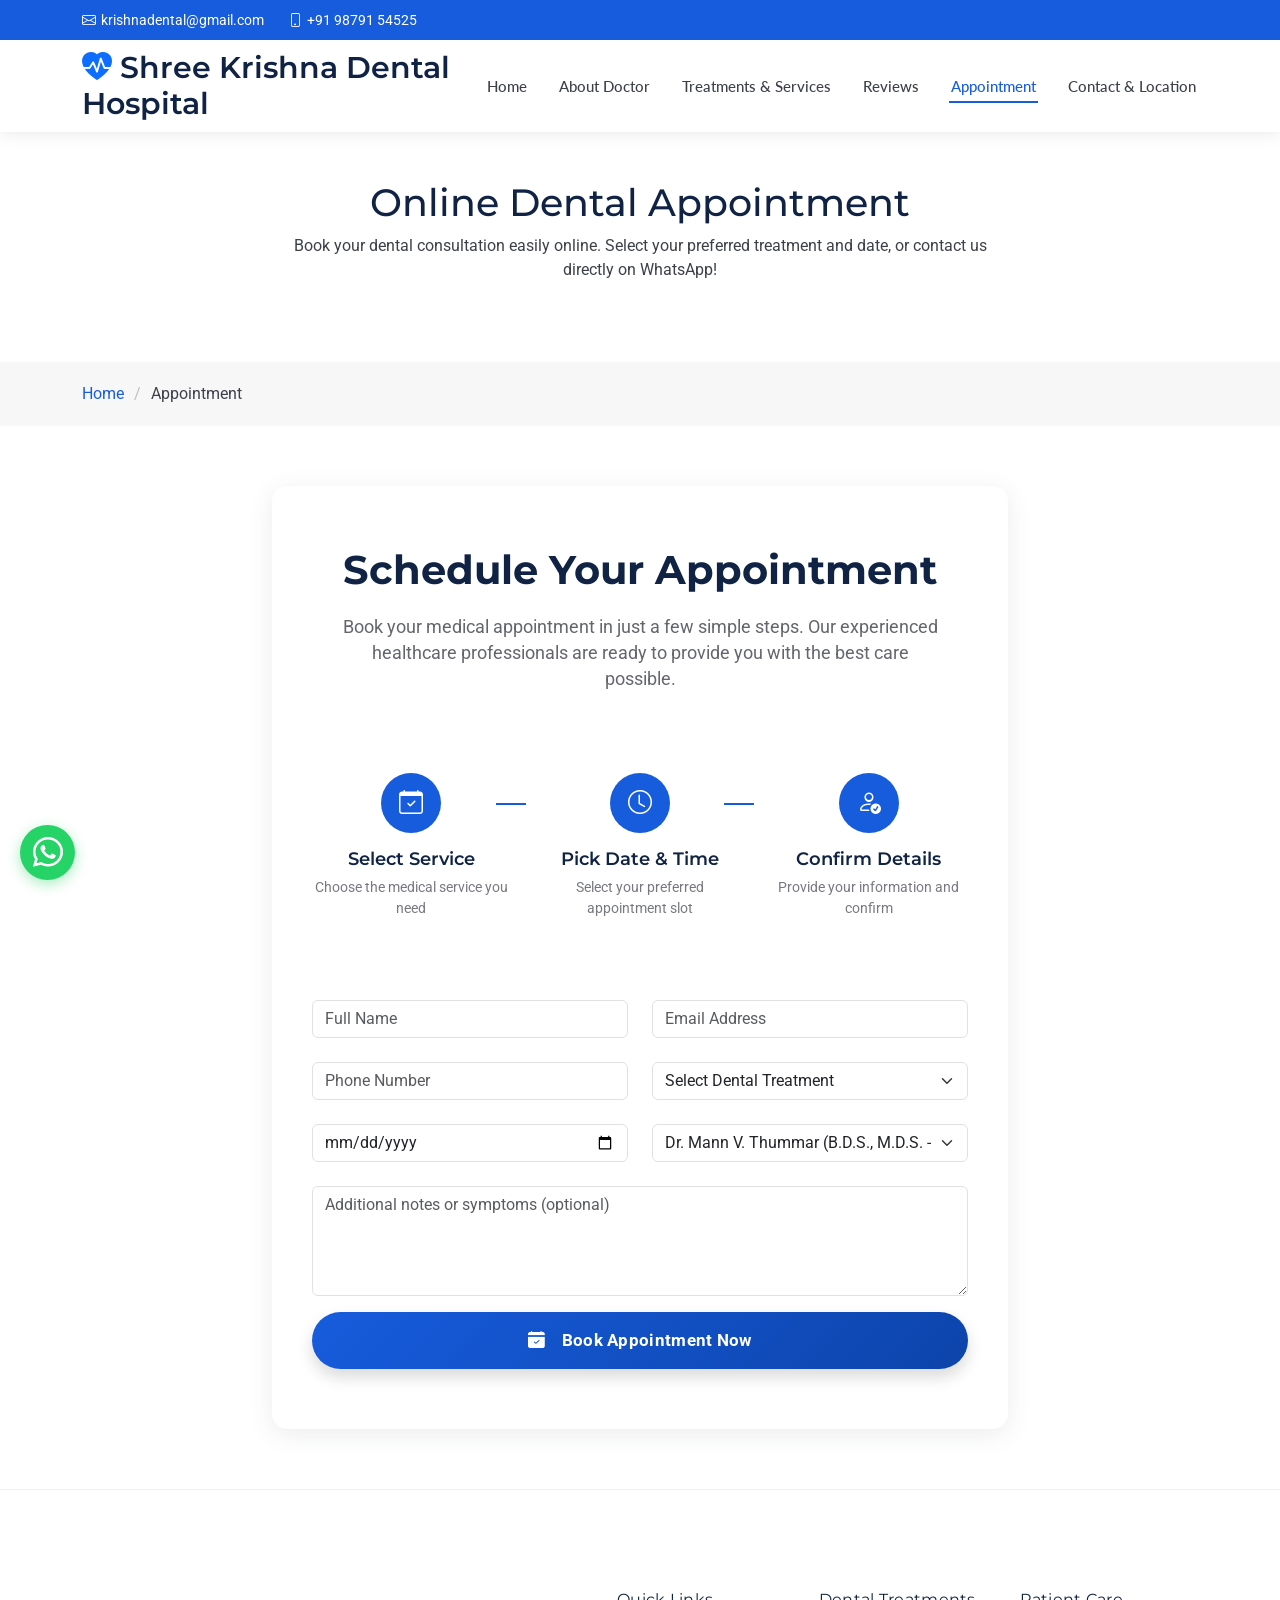
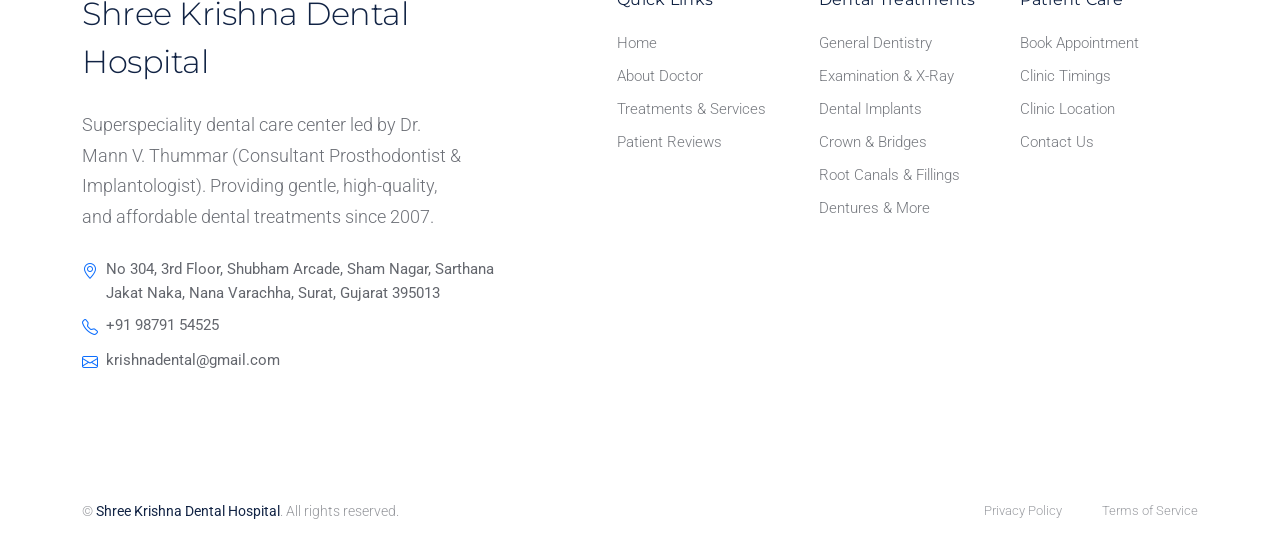
<file: appointment.html>
﻿<!DOCTYPE html>
<html lang="en">

<head>
  <meta charset="utf-8">
  <meta content="width=device-width, initial-scale=1.0" name="viewport">
    <title>Book Dental Appointment – Shree Krishna Dental Hospital, Surat</title>
  <meta name="description" content="Book an appointment at Shree Krishna Dental Hospital, Surat. Led by Dr. Mann V. Thummar (MDS). Online appointment booking for dental implants, RCT, crowns & all dental treatments.">
  <meta name="keywords" content="book dental appointment Surat, dental appointment online Surat, dentist appointment Sarthana, Shree Krishna Dental booking, dental consultation Surat">
  <link rel="canonical" href="https://shreekrishnadental.vercel.app/appointment.html">
  <meta name="robots" content="index, follow">
  <meta name="author" content="Shree Krishna Dental Hospital">
  <!-- Open Graph -->
  <meta property="og:type" content="website">
  <meta property="og:url" content="https://shreekrishnadental.vercel.app/appointment.html">
  <meta property="og:title" content="Book Dental Appointment – Shree Krishna Dental Hospital, Surat">
  <meta property="og:description" content="Book an appointment at Shree Krishna Dental Hospital, Surat. Led by Dr. Mann V. Thummar (MDS). Online appointment booking for dental implants, RCT, crowns & all dental treatments.">
  <meta property="og:image" content="https://shreekrishnadental.vercel.app/assets/img/dr-mann-thummar.jpg">
  <meta property="og:site_name" content="Shree Krishna Dental Hospital">
  <meta property="og:locale" content="en_IN">
  <!-- Twitter Card -->
  <meta name="twitter:card" content="summary_large_image">
  <meta name="twitter:title" content="Book Dental Appointment – Shree Krishna Dental Hospital, Surat">
  <meta name="twitter:description" content="Book an appointment at Shree Krishna Dental Hospital, Surat. Led by Dr. Mann V. Thummar (MDS). Online appointment booking for dental implants, RCT, crowns & all dental treatments.">
  <meta name="twitter:image" content="https://shreekrishnadental.vercel.app/assets/img/dr-mann-thummar.jpg">

  <!-- Favicons -->
  <link rel="icon" type="image/x-icon" href="favicon.ico">
  <link rel="shortcut icon" href="favicon.ico">
  <link rel="icon" type="image/png" sizes="48x48" href="assets/img/favicon-48x48.png">
  <link rel="icon" type="image/png" sizes="96x96" href="assets/img/favicon-96x96.png">
  <link rel="icon" type="image/png" sizes="192x192" href="assets/img/favicon-192x192.png">
  <link rel="apple-touch-icon" sizes="180x180" href="assets/img/apple-touch-icon.png">
  <link rel="manifest" href="site.webmanifest">

  <!-- Fonts -->
  <link href="https://fonts.googleapis.com" rel="preconnect">
  <link href="https://fonts.gstatic.com" rel="preconnect" crossorigin>
  <link
    href="https://fonts.googleapis.com/css2?family=Roboto:ital,wght@0,100;0,300;0,400;0,500;0,700;0,900;1,100;1,300;1,400;1,500;1,700;1,900&family=Montserrat:ital,wght@0,100;0,200;0,300;0,400;0,500;0,600;0,700;0,800;0,900;1,100;1,200;1,300;1,400;1,500;1,600;1,700;1,800;1,900&family=Lato:ital,wght@0,100;0,300;0,400;0,700;0,900;1,100;1,300;1,400;1,700;1,900&display=swap"
    rel="stylesheet">

  <!-- Vendor CSS Files -->
  <link href="assets/vendor/bootstrap/css/bootstrap.min.css" rel="stylesheet">
  <link href="assets/vendor/bootstrap-icons/bootstrap-icons.css" rel="stylesheet">
  <link href="assets/vendor/aos/aos.css" rel="stylesheet">
  <link href="assets/vendor/glightbox/css/glightbox.min.css" rel="stylesheet">
  <link href="assets/vendor/fontawesome-free/css/all.min.css" rel="stylesheet">
  <link href="assets/vendor/swiper/swiper-bundle.min.css" rel="stylesheet">

  <!-- Main CSS File -->
  <link href="assets/css/main.css" rel="stylesheet">

  <!-- =======================================================
  * Template Name: Clinic
  * Template URL: https://bootstrapmade.com/clinic-bootstrap-template/
  * Updated: Jul 23 2025 with Bootstrap v5.3.7
  * Author: BootstrapMade.com
  * License: https://bootstrapmade.com/license/
  ======================================================== -->
</head>

<body class="appointment-page">

  <header id="header" class="header fixed-top">

    <div class="topbar d-flex align-items-center dark-background">
      <div class="container d-flex justify-content-center justify-content-md-between">
        <div class="contact-info d-flex align-items-center">
          <i class="bi bi-envelope d-flex align-items-center"><a
              href="mailto:krishnadental@gmail.com">krishnadental@gmail.com</a></i>
          <i class="bi bi-phone d-flex align-items-center ms-4"><span>+91 98791 54525</span></i>
        </div>
        
      </div>
    </div><!-- End Top Bar -->

    <div class="branding d-flex align-items-cente">

      <div class="container position-relative d-flex align-items-center justify-content-between">
        <a href="index.html" class="logo d-flex align-items-center">
          <!-- Uncomment the line below if you also wish to use an image logo -->
          <!-- <img src="assets/img/logo.webp" alt=""> -->
          <h1 class="sitename"><i class="bi bi-heart-pulse-fill me-2 text-primary"></i>Shree Krishna Dental Hospital</h1>
        </a>

        <nav id="navmenu" class="navmenu">
          <ul>
            <li><a href="index.html">Home</a></li>
            <li><a href="about.html">About Doctor</a></li>
            <li><a href="services.html">Treatments & Services</a></li>
            <li><a href="testimonials.html">Reviews</a></li>
            <li><a href="appointment.html" class="active">Appointment</a></li>
            <li><a href="contact.html">Contact & Location</a></li>
          </ul>
          <i class="mobile-nav-toggle d-xl-none bi bi-list"></i>
        </nav>

      </div>

    </div>

  </header>

  <main class="main">

    <!-- Page Title -->
    <div class="page-title">
      <div class="heading">
        <div class="container">
          <div class="row d-flex justify-content-center text-center">
            <div class="col-lg-8">
              <h1 class="heading-title">Online Dental Appointment</h1>
              <p class="mb-0">
                Book your dental consultation easily online. Select your preferred treatment and date, or contact us directly on WhatsApp!
              </p>
            </div>
          </div>
        </div>
      </div>
      <nav class="breadcrumbs">
        <div class="container">
          <ol>
            <li><a href="index.html">Home</a></li>
            <li class="current">Appointment</li>
          </ol>
        </div>
      </nav>
    </div><!-- End Page Title -->

    <!-- Appointmnet Section -->
    <section id="appointmnet" class="appointmnet section">

      <div class="container" data-aos="fade-up" data-aos-delay="100">

        <div class="row">
          <div class="col-lg-8 mx-auto">
            <div class="booking-wrapper">
              <div class="booking-header text-center" data-aos="fade-up" data-aos-delay="200">
                <h2>Schedule Your Appointment</h2>
                <p>Book your medical appointment in just a few simple steps. Our experienced healthcare professionals
                  are ready to provide you with the best care possible.</p>
              </div>

              <div class="booking-steps" data-aos="fade-up" data-aos-delay="300">
                <div class="step">
                  <div class="step-icon">
                    <i class="bi bi-calendar-check"></i>
                  </div>
                  <div class="step-content">
                    <h4>Select Service</h4>
                    <p>Choose the medical service you need</p>
                  </div>
                </div>
                <div class="step">
                  <div class="step-icon">
                    <i class="bi bi-clock"></i>
                  </div>
                  <div class="step-content">
                    <h4>Pick Date &amp; Time</h4>
                    <p>Select your preferred appointment slot</p>
                  </div>
                </div>
                <div class="step">
                  <div class="step-icon">
                    <i class="bi bi-person-check"></i>
                  </div>
                  <div class="step-content">
                    <h4>Confirm Details</h4>
                    <p>Provide your information and confirm</p>
                  </div>
                </div>
              </div>

              <div class="appointment-form" data-aos="fade-up" data-aos-delay="400">
                <form action="#" method="post" class="whatsapp-form">
                  <div class="row gy-4">
                    <div class="col-md-6">
                      <input type="text" name="name" class="form-control" placeholder="Full Name" required="">
                    </div>
                    <div class="col-md-6">
                      <input type="email" name="email" class="form-control" placeholder="Email Address" required="">
                    </div>
                    <div class="col-md-6">
                      <input type="tel" name="phone" class="form-control" placeholder="Phone Number" required="">
                    </div>
                    <div class="col-md-6">
                      <select name="treatment" class="form-select" required="">
                        <option value="">Select Dental Treatment</option>
                        <option value="General Dentistry">General Dentistry</option>
                        <option value="Examination &amp; X-Ray">Examination &amp; X-Ray</option>
                        <option value="Dental Implants">Dental Implants</option>
                        <option value="Crown &amp; Bridges">Crown &amp; Bridges</option>
                        <option value="Root Canals &amp; Fillings">Root Canals &amp; Fillings</option>
                        <option value="Smile Design with Veneers">Smile Design with Veneers</option>
                        <option value="Full Mouth Rehabilitation">Full Mouth Rehabilitation</option>
                        <option value="Dentures &amp; More">Dentures &amp; More</option>
                      </select>
                    </div>
                    <div class="col-md-6">
                      <input type="date" name="date" class="form-control" required="">
                    </div>
                    <div class="col-md-6">
                      <select name="doctor" class="form-select" required="">
                        <option value="dr-sarah-johnson">Dr. Mann V. Thummar (B.D.S., M.D.S. - Consultant Prosthodontist & Implantologist)</option>
                      </select>
                    </div>
                    <div class="col-12">
                      <textarea name="message" class="form-control" rows="4"
                        placeholder="Additional notes or symptoms (optional)"></textarea>
                    </div>
                    <div class="col-12 text-center mt-3">
                      <button type="submit" class="btn btn-primary btn-lg w-100 py-3 rounded-pill fw-bold shadow">
                        <i class="bi bi-calendar-check-fill me-2"></i>Book Appointment Now
                      </button>
                    </div>
                  </div>
                </form>
              </div>

            </div>
          </div>
        </div>

      </div>

    </section><!-- /Appointmnet Section -->

  </main>

  <footer id="footer" class="footer-16 footer position-relative">

    <div class="container">

      <div class="footer-main" data-aos="fade-up" data-aos-delay="100">
        <div class="row align-items-start">

          <div class="col-lg-5">
            <div class="brand-section">
              <a href="index.html" class="logo d-flex align-items-center mb-4">
                <span class="sitename">Shree Krishna Dental Hospital</span>
              </a>
              <p class="brand-description">Superspeciality dental care center led by Dr. Mann V. Thummar (Consultant Prosthodontist & Implantologist). Providing gentle, high-quality, and affordable dental treatments since 2007.</p>

              <div class="contact-info mt-4">
                <div class="contact-item mb-2">
                  <i class="bi bi-geo-alt me-2 text-primary"></i>
                  <span>No 304, 3rd Floor, Shubham Arcade, Sham Nagar, Sarthana Jakat Naka, Nana Varachha, Surat, Gujarat 395013</span>
                </div>
                <div class="contact-item mb-2">
                  <i class="bi bi-telephone me-2 text-primary"></i>
                  <span>+91 98791 54525</span>
                </div>
                <div class="contact-item">
                  <i class="bi bi-envelope me-2 text-primary"></i>
                  <span>krishnadental@gmail.com</span>
                </div>
              </div>
            </div>
          </div>

          <div class="col-lg-7">
            <div class="footer-nav-wrapper">
              <div class="row">

                <div class="col-6 col-lg-4">
                  <div class="nav-column">
                    <h6>Quick Links</h6>
                    <nav class="footer-nav">
                      <a href="index.html">Home</a>
                      <a href="about.html">About Doctor</a>
                      <a href="services.html">Treatments & Services</a>
                      <a href="testimonials.html">Patient Reviews</a>
                    </nav>
                  </div>
                </div>

                <div class="col-6 col-lg-4">
                  <div class="nav-column">
                    <h6>Dental Treatments</h6>
                    <nav class="footer-nav">
                      <a href="services.html">General Dentistry</a>
                      <a href="services.html">Examination & X-Ray</a>
                      <a href="services.html">Dental Implants</a>
                      <a href="services.html">Crown & Bridges</a>
                      <a href="services.html">Root Canals & Fillings</a>
                      <a href="services.html">Dentures & More</a>
                    </nav>
                  </div>
                </div>

                <div class="col-6 col-lg-4">
                  <div class="nav-column">
                    <h6>Patient Care</h6>
                    <nav class="footer-nav">
                      <a href="appointment.html">Book Appointment</a>
                      <a href="contact.html">Clinic Timings</a>
                      <a href="contact.html">Clinic Location</a>
                      <a href="contact.html">Contact Us</a>
                    </nav>
                  </div>
                </div>

              </div>
            </div>
          </div>

        </div>
      </div>

    </div>

    <div class="footer-bottom">
      <div class="container">
        <div class="bottom-content" data-aos="fade-up" data-aos-delay="300">
          <div class="row align-items-center">

            <div class="col-lg-6">
              <div class="copyright">
                <p>© <span class="sitename">Shree Krishna Dental Hospital</span>. All rights reserved.</p>
              </div>
            </div>

            <div class="col-lg-6 text-lg-end">
              <div class="legal-links">
                <a href="privacy.html">Privacy Policy</a>
                <a href="terms.html" class="ms-3">Terms of Service</a>
              </div>
            </div>

          </div>
        </div>
      </div>
    </div>

  </footer>

    <!-- Floating WhatsApp Button -->
  <a href="https://wa.me/919879154525?text=Hello%20Doctor,%20I%20want%20to%20book%20a%20dental%20appointment" target="_blank" class="whatsapp-btn" title="Chat on WhatsApp">
    <i class="bi bi-whatsapp"></i>
  </a>

  <!-- Scroll Top -->
  <a href="#!" id="scroll-top" class="scroll-top d-flex align-items-center justify-content-center"><i
      class="bi bi-arrow-up-short"></i></a>

  <!-- Preloader -->
  <div id="preloader"></div>

  <!-- Vendor JS Files -->
  <script src="assets/vendor/bootstrap/js/bootstrap.bundle.min.js"></script>
  <script src="assets/vendor/aos/aos.js"></script>
  <script src="assets/vendor/glightbox/js/glightbox.min.js"></script>
  <script src="assets/vendor/purecounter/purecounter_vanilla.js"></script>
  <script src="assets/vendor/swiper/swiper-bundle.min.js"></script>

    <!-- Main JS File -->
  <script src="assets/js/main.js"></script>
  <!-- WhatsApp Form Submission JS -->
  <script src="assets/js/whatsapp-forms.js"></script>

</body>

</html>
</file>
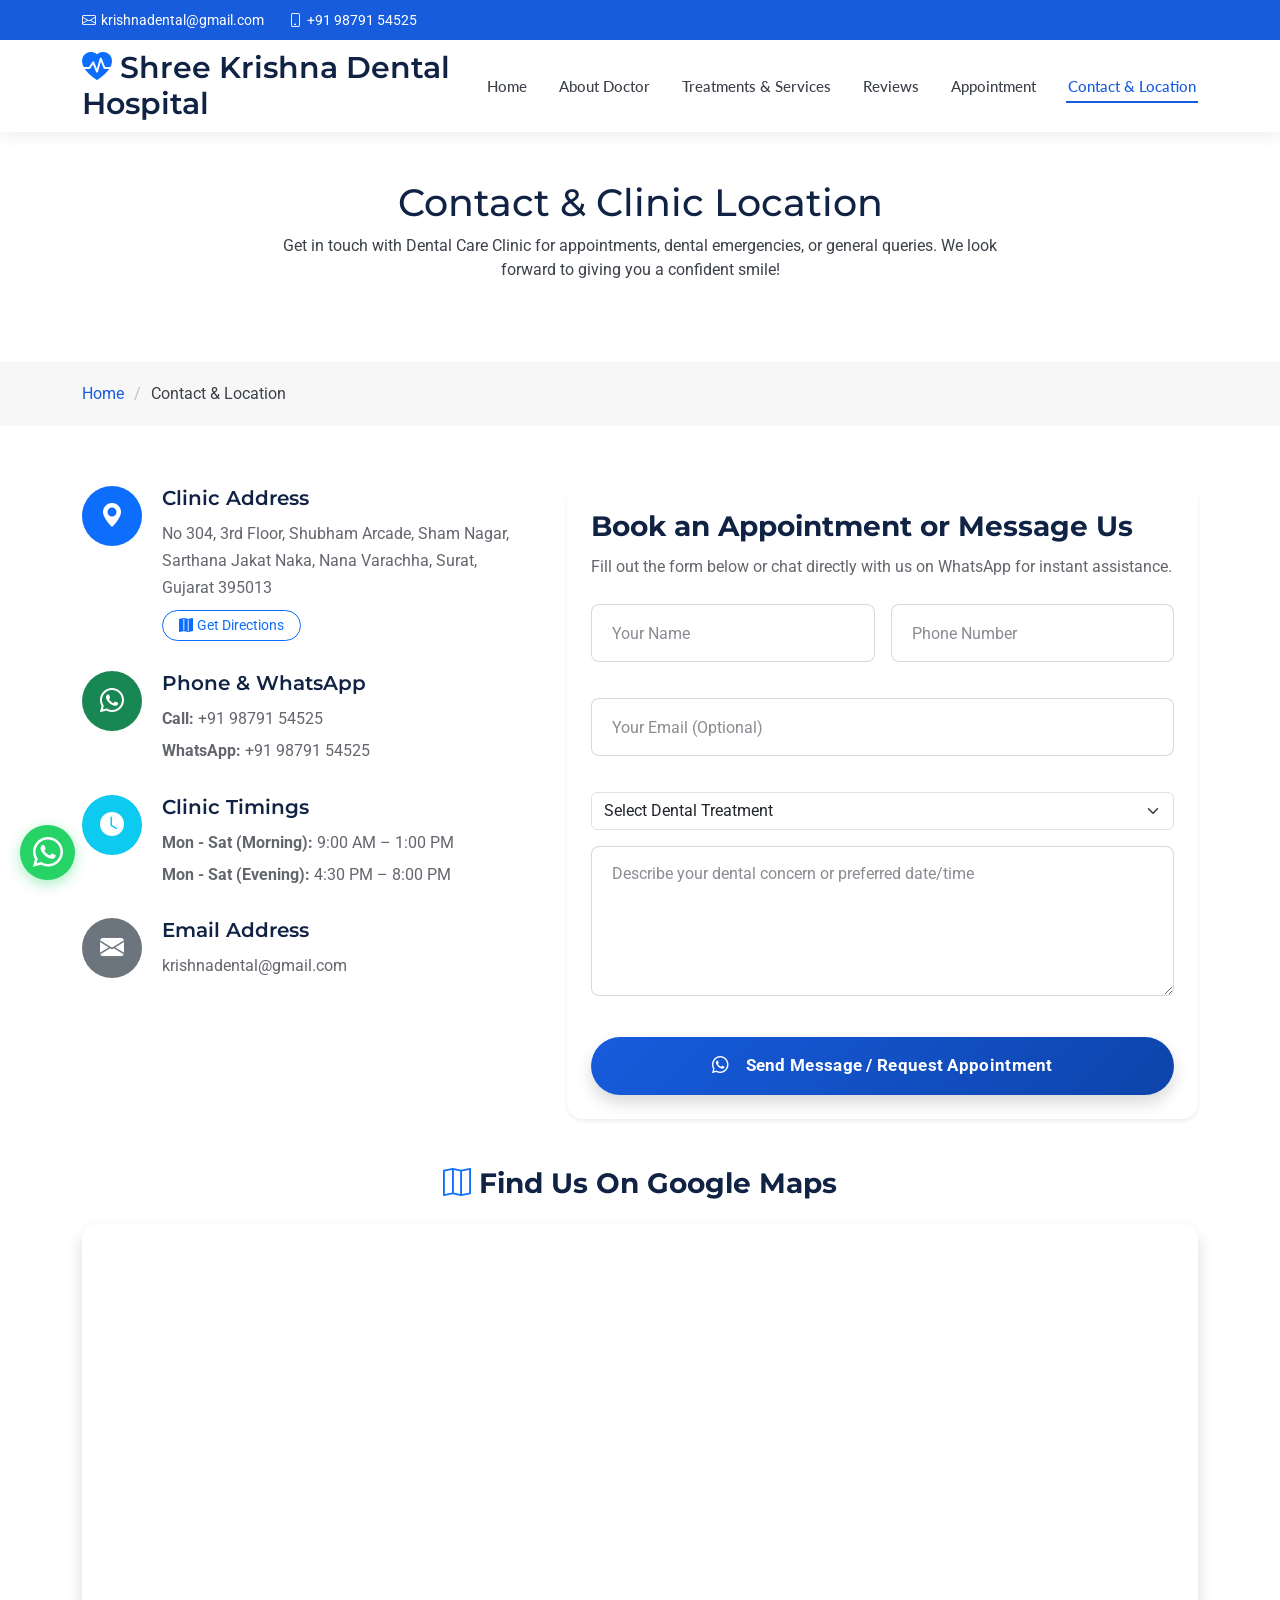
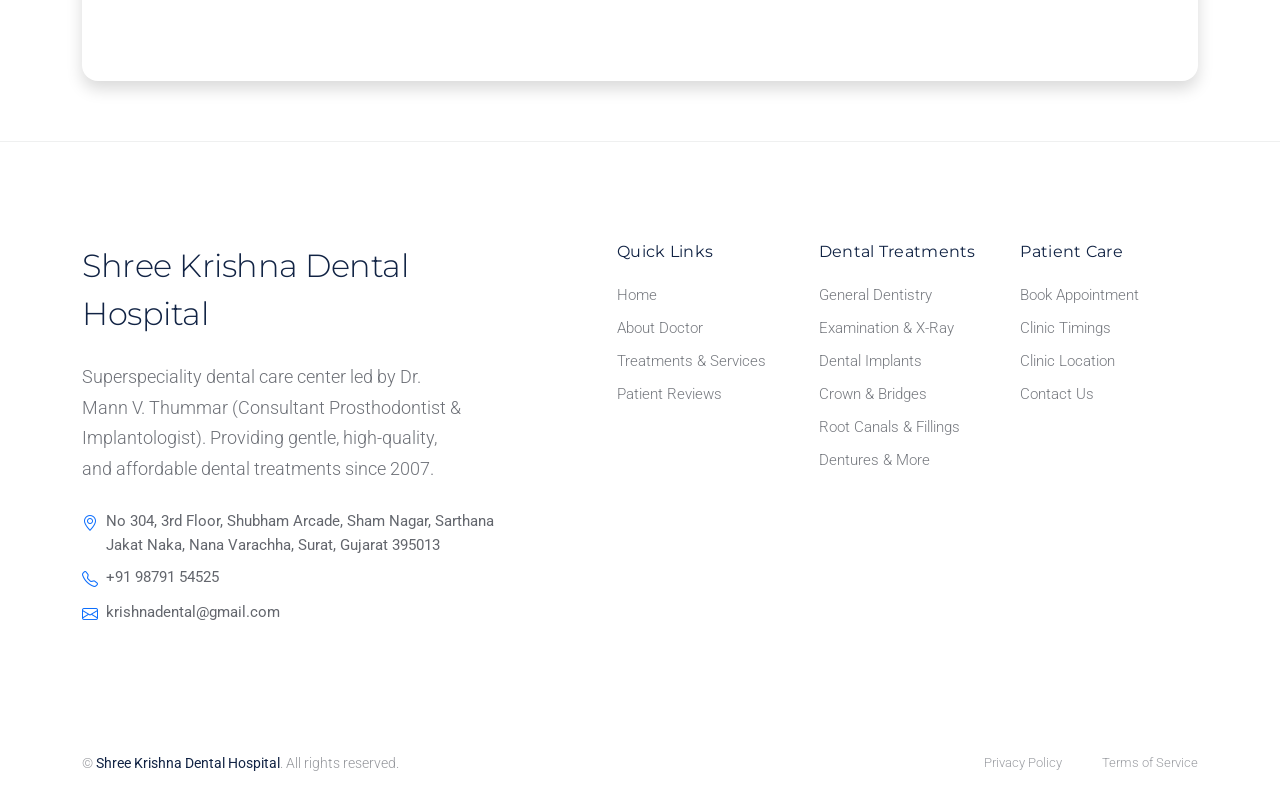
<file: contact.html>
﻿<!DOCTYPE html>
<html lang="en">

<head>
  <meta charset="utf-8">
  <meta content="width=device-width, initial-scale=1.0" name="viewport">
    <title>Contact & Location – Shree Krishna Dental Hospital, Sarthana Jakat Naka, Surat</title>
  <meta name="description" content="Contact Shree Krishna Dental Hospital. Address: No 304, 3rd Floor, Shubham Arcade, Sarthana Jakat Naka, Surat 395013. Phone: +91 98791 54525. Timings: 9-1 AM & 4:30-8 PM Mon-Sat.">
  <meta name="keywords" content="contact dentist Surat, dental clinic Sarthana address, Shree Krishna Dental location, dentist near Sarthana Jakat Naka, dental appointment Surat">
  <link rel="canonical" href="https://shreekrishnadental.vercel.app/contact.html">
  <meta name="robots" content="index, follow">
  <meta name="author" content="Shree Krishna Dental Hospital">
  <!-- Open Graph -->
  <meta property="og:type" content="website">
  <meta property="og:url" content="https://shreekrishnadental.vercel.app/contact.html">
  <meta property="og:title" content="Contact & Location – Shree Krishna Dental Hospital, Sarthana Jakat Naka, Surat">
  <meta property="og:description" content="Contact Shree Krishna Dental Hospital. Address: No 304, 3rd Floor, Shubham Arcade, Sarthana Jakat Naka, Surat 395013. Phone: +91 98791 54525. Timings: 9-1 AM & 4:30-8 PM Mon-Sat.">
  <meta property="og:image" content="https://shreekrishnadental.vercel.app/assets/img/dr-mann-thummar.jpg">
  <meta property="og:site_name" content="Shree Krishna Dental Hospital">
  <meta property="og:locale" content="en_IN">
  <!-- Twitter Card -->
  <meta name="twitter:card" content="summary_large_image">
  <meta name="twitter:title" content="Contact & Location – Shree Krishna Dental Hospital, Sarthana Jakat Naka, Surat">
  <meta name="twitter:description" content="Contact Shree Krishna Dental Hospital. Address: No 304, 3rd Floor, Shubham Arcade, Sarthana Jakat Naka, Surat 395013. Phone: +91 98791 54525. Timings: 9-1 AM & 4:30-8 PM Mon-Sat.">
  <meta name="twitter:image" content="https://shreekrishnadental.vercel.app/assets/img/dr-mann-thummar.jpg">

  <!-- Favicons -->
  <link rel="icon" type="image/x-icon" href="favicon.ico">
  <link rel="shortcut icon" href="favicon.ico">
  <link rel="icon" type="image/png" sizes="48x48" href="assets/img/favicon-48x48.png">
  <link rel="icon" type="image/png" sizes="96x96" href="assets/img/favicon-96x96.png">
  <link rel="icon" type="image/png" sizes="192x192" href="assets/img/favicon-192x192.png">
  <link rel="apple-touch-icon" sizes="180x180" href="assets/img/apple-touch-icon.png">
  <link rel="manifest" href="site.webmanifest">

  <!-- Fonts -->
  <link href="https://fonts.googleapis.com" rel="preconnect">
  <link href="https://fonts.gstatic.com" rel="preconnect" crossorigin>
  <link
    href="https://fonts.googleapis.com/css2?family=Roboto:ital,wght@0,100;0,300;0,400;0,500;0,700;0,900;1,100;1,300;1,400;1,500;1,700;1,900&family=Montserrat:ital,wght@0,100;0,200;0,300;0,400;0,500;0,600;0,700;0,800;0,900;1,100;1,200;1,300;1,400;1,500;1,600;1,700;1,800;1,900&family=Lato:ital,wght@0,100;0,300;0,400;0,700;0,900;1,100;1,300;1,400;1,700;1,900&display=swap"
    rel="stylesheet">

  <!-- Vendor CSS Files -->
  <link href="assets/vendor/bootstrap/css/bootstrap.min.css" rel="stylesheet">
  <link href="assets/vendor/bootstrap-icons/bootstrap-icons.css" rel="stylesheet">
  <link href="assets/vendor/aos/aos.css" rel="stylesheet">
  <link href="assets/vendor/glightbox/css/glightbox.min.css" rel="stylesheet">
  <link href="assets/vendor/fontawesome-free/css/all.min.css" rel="stylesheet">
  <link href="assets/vendor/swiper/swiper-bundle.min.css" rel="stylesheet">

  <!-- Main CSS File -->
  <link href="assets/css/main.css" rel="stylesheet">

  <!-- =======================================================
  * Template Name: Clinic
  * Template URL: https://bootstrapmade.com/clinic-bootstrap-template/
  * Updated: Jul 23 2025 with Bootstrap v5.3.7
  * Author: BootstrapMade.com
  * License: https://bootstrapmade.com/license/
  ======================================================== -->
</head>

<body class="contact-page">

  <header id="header" class="header fixed-top">

    <div class="topbar d-flex align-items-center dark-background">
      <div class="container d-flex justify-content-center justify-content-md-between">
        <div class="contact-info d-flex align-items-center">
          <i class="bi bi-envelope d-flex align-items-center"><a
              href="mailto:krishnadental@gmail.com">krishnadental@gmail.com</a></i>
          <i class="bi bi-phone d-flex align-items-center ms-4"><span>+91 98791 54525</span></i>
        </div>
        
      </div>
    </div><!-- End Top Bar -->

    <div class="branding d-flex align-items-cente">

      <div class="container position-relative d-flex align-items-center justify-content-between">
        <a href="index.html" class="logo d-flex align-items-center">
          <!-- Uncomment the line below if you also wish to use an image logo -->
          <!-- <img src="assets/img/logo.webp" alt=""> -->
          <h1 class="sitename"><i class="bi bi-heart-pulse-fill me-2 text-primary"></i>Shree Krishna Dental Hospital</h1>
        </a>

        <nav id="navmenu" class="navmenu">
          <ul>
            <li><a href="index.html">Home</a></li>
            <li><a href="about.html">About Doctor</a></li>
            <li><a href="services.html">Treatments & Services</a></li>
            <li><a href="testimonials.html">Reviews</a></li>
            <li><a href="appointment.html">Appointment</a></li>
            <li><a href="contact.html" class="active">Contact & Location</a></li>
          </ul>
          <i class="mobile-nav-toggle d-xl-none bi bi-list"></i>
        </nav>

      </div>

    </div>

  </header>

  <main class="main">

    <!-- Page Title -->
    <div class="page-title">
      <div class="heading">
        <div class="container">
          <div class="row d-flex justify-content-center text-center">
            <div class="col-lg-8">
              <h1 class="heading-title">Contact & Clinic Location</h1>
              <p class="mb-0">
                Get in touch with Dental Care Clinic for appointments, dental emergencies, or general queries. We look forward to giving you a confident smile!
              </p>
            </div>
          </div>
        </div>
      </div>
      <nav class="breadcrumbs">
        <div class="container">
          <ol>
            <li><a href="index.html">Home</a></li>
            <li class="current">Contact & Location</li>
          </ol>
        </div>
      </nav>
    </div><!-- End Page Title -->

    <!-- Contact Section -->
    <section id="contact" class="contact section">

      <div class="container" data-aos="fade-up" data-aos-delay="100">
        <div class="row g-5">
          <div class="col-lg-5">
            <div class="contact-info-wrapper">
              <div class="contact-info-item" data-aos="fade-up" data-aos-delay="100">
                <div class="info-icon-fixed" style="flex-shrink:0; width:60px; height:60px; border-radius:50%; background:#0d6efd; display:flex; align-items:center; justify-content:center;">
                  <i class="bi bi-geo-alt-fill" style="font-size:24px; color:#fff;"></i>
                </div>
                <div class="info-content">
                  <h3>Clinic Address</h3>
                  <p>No 304, 3rd Floor, Shubham Arcade, Sham Nagar, Sarthana Jakat Naka, Nana Varachha, Surat, Gujarat 395013</p>
                  <a href="https://maps.app.goo.gl/21McaaWmMfDgynKj8" target="_blank" class="btn btn-outline-primary btn-sm mt-1 rounded-pill px-3"><i class="bi bi-map-fill me-1"></i>Get Directions</a>
                </div>
              </div>

              <div class="contact-info-item" data-aos="fade-up" data-aos-delay="200">
                <div class="info-icon-fixed" style="flex-shrink:0; width:60px; height:60px; border-radius:50%; background:#198754; display:flex; align-items:center; justify-content:center;">
                  <i class="bi bi-whatsapp" style="font-size:24px; color:#fff;"></i>
                </div>
                <div class="info-content">
                  <h3>Phone &amp; WhatsApp</h3>
                  <p><strong>Call:</strong> +91 98791 54525</p>
                  <p><strong>WhatsApp:</strong> +91 98791 54525</p>
                </div>
              </div>

              <div class="contact-info-item" data-aos="fade-up" data-aos-delay="300">
                <div class="info-icon-fixed" style="flex-shrink:0; width:60px; height:60px; border-radius:50%; background:#0dcaf0; display:flex; align-items:center; justify-content:center;">
                  <i class="bi bi-clock-fill" style="font-size:24px; color:#fff;"></i>
                </div>
                <div class="info-content">
                  <h3>Clinic Timings</h3>
                  <p><strong>Mon - Sat (Morning):</strong> 9:00 AM – 1:00 PM</p>
                  <p><strong>Mon - Sat (Evening):</strong> 4:30 PM – 8:00 PM</p>
                </div>
              </div>

              <div class="contact-info-item" data-aos="fade-up" data-aos-delay="400">
                <div class="info-icon-fixed" style="flex-shrink:0; width:60px; height:60px; border-radius:50%; background:#6c757d; display:flex; align-items:center; justify-content:center;">
                  <i class="bi bi-envelope-fill" style="font-size:24px; color:#fff;"></i>
                </div>
                <div class="info-content">
                  <h3>Email Address</h3>
                  <p>krishnadental@gmail.com</p>
                </div>
              </div>
            </div>
          </div>

          <div class="col-lg-7">
            <div class="contact-form-card shadow-sm p-4 rounded-4" data-aos="fade-up" data-aos-delay="200">
              <h2 class="fw-bold">Book an Appointment or Message Us</h2>
              <p class="mb-4">Fill out the form below or chat directly with us on WhatsApp for instant assistance.</p>

              <form action="#" method="post" class="whatsapp-form">
                <div class="row g-3">
                  <div class="col-md-6">
                    <input type="text" class="form-control" name="name" id="name" placeholder="Your Name" required="">
                  </div>

                  <div class="col-md-6">
                    <input type="tel" class="form-control" name="phone" id="phone" placeholder="Phone Number" required="">
                  </div>

                  <div class="col-12">
                    <input type="email" class="form-control" name="email" id="email" placeholder="Your Email (Optional)">
                  </div>

                  <div class="col-12">
                    <select class="form-select" name="treatment">
                      <option value="">Select Dental Treatment</option>
                      <option value="Teeth Whitening">Teeth Whitening & Cleaning</option>
                      <option value="Root Canal">Root Canal Treatment (RCT)</option>
                      <option value="Dental Implants">Dental Implants & Crowns</option>
                      <option value="Braces">Braces & Aligners</option>
                      <option value="Pediatric">Pediatric Dental Care</option>
                      <option value="Extraction">Tooth Extraction</option>
                    </select>
                  </div>

                  <div class="col-12">
                    <textarea class="form-control" name="message" id="message" placeholder="Describe your dental concern or preferred date/time" rows="4" required=""></textarea>
                  </div>

                  <div class="col-12 text-center mt-3">
                    <button type="submit" class="btn btn-primary btn-lg w-100 py-3 rounded-pill fw-bold shadow">
                      <i class="bi bi-whatsapp me-2"></i>Send Message / Request Appointment
                    </button>
                  </div>
                </div>
              </form>
            </div>
          </div>
        </div>
      </div>

      <div class="container mt-5" data-aos="fade-up" data-aos-delay="200">
        <h3 class="fw-bold text-center mb-4"><i class="bi bi-map me-2 text-primary"></i>Find Us On Google Maps</h3>
        <div class="rounded-4 overflow-hidden shadow">
          <iframe
            src="https://www.google.com/maps/embed?pb=!1m18!1m12!1m3!1d3719.3!2d72.8987!3d21.2299!2m3!1f0!2f0!3f0!3m2!1i1024!2i768!4f13.1!3m3!1m2!1s0x3be045f52cd5a249:0xeb2788bea2ec830b!2sShree%20Krishna%20Dental%20Hospital%20and%20Implant%20center!5e0!3m2!1sen!2sin!4v1726220000000!5m2!1sen!2sin"
            width="100%" height="450" style="border:0;" allowfullscreen="" loading="lazy"
            referrerpolicy="no-referrer-when-downgrade"></iframe>
        </div>
      </div>

    </section><!-- /Contact Section -->

  </main>

  <footer id="footer" class="footer-16 footer position-relative">

    <div class="container">

      <div class="footer-main" data-aos="fade-up" data-aos-delay="100">
        <div class="row align-items-start">

          <div class="col-lg-5">
            <div class="brand-section">
              <a href="index.html" class="logo d-flex align-items-center mb-4">
                <span class="sitename">Shree Krishna Dental Hospital</span>
              </a>
              <p class="brand-description">Superspeciality dental care center led by Dr. Mann V. Thummar (Consultant Prosthodontist & Implantologist). Providing gentle, high-quality, and affordable dental treatments since 2007.</p>

              <div class="contact-info mt-4">
                <div class="contact-item mb-2">
                  <i class="bi bi-geo-alt me-2 text-primary"></i>
                  <span>No 304, 3rd Floor, Shubham Arcade, Sham Nagar, Sarthana Jakat Naka, Nana Varachha, Surat, Gujarat 395013</span>
                </div>
                <div class="contact-item mb-2">
                  <i class="bi bi-telephone me-2 text-primary"></i>
                  <span>+91 98791 54525</span>
                </div>
                <div class="contact-item">
                  <i class="bi bi-envelope me-2 text-primary"></i>
                  <span>krishnadental@gmail.com</span>
                </div>
              </div>
            </div>
          </div>

          <div class="col-lg-7">
            <div class="footer-nav-wrapper">
              <div class="row">

                <div class="col-6 col-lg-4">
                  <div class="nav-column">
                    <h6>Quick Links</h6>
                    <nav class="footer-nav">
                      <a href="index.html">Home</a>
                      <a href="about.html">About Doctor</a>
                      <a href="services.html">Treatments & Services</a>
                      <a href="testimonials.html">Patient Reviews</a>
                    </nav>
                  </div>
                </div>

                <div class="col-6 col-lg-4">
                  <div class="nav-column">
                    <h6>Dental Treatments</h6>
                    <nav class="footer-nav">
                      <a href="services.html">General Dentistry</a>
                      <a href="services.html">Examination & X-Ray</a>
                      <a href="services.html">Dental Implants</a>
                      <a href="services.html">Crown & Bridges</a>
                      <a href="services.html">Root Canals & Fillings</a>
                      <a href="services.html">Dentures & More</a>
                    </nav>
                  </div>
                </div>

                <div class="col-6 col-lg-4">
                  <div class="nav-column">
                    <h6>Patient Care</h6>
                    <nav class="footer-nav">
                      <a href="appointment.html">Book Appointment</a>
                      <a href="contact.html">Clinic Timings</a>
                      <a href="contact.html">Clinic Location</a>
                      <a href="contact.html">Contact Us</a>
                    </nav>
                  </div>
                </div>

              </div>
            </div>
          </div>

        </div>
      </div>

    </div>

    <div class="footer-bottom">
      <div class="container">
        <div class="bottom-content" data-aos="fade-up" data-aos-delay="300">
          <div class="row align-items-center">

            <div class="col-lg-6">
              <div class="copyright">
                <p>© <span class="sitename">Shree Krishna Dental Hospital</span>. All rights reserved.</p>
              </div>
            </div>

            <div class="col-lg-6 text-lg-end">
              <div class="legal-links">
                <a href="privacy.html">Privacy Policy</a>
                <a href="terms.html" class="ms-3">Terms of Service</a>
              </div>
            </div>

          </div>
        </div>
      </div>
    </div>

  </footer>

    <!-- Floating WhatsApp Button -->
  <a href="https://wa.me/919879154525?text=Hello%20Doctor,%20I%20want%20to%20book%20a%20dental%20appointment" target="_blank" class="whatsapp-btn" title="Chat on WhatsApp">
    <i class="bi bi-whatsapp"></i>
  </a>

  <!-- Scroll Top -->
  <a href="#!" id="scroll-top" class="scroll-top d-flex align-items-center justify-content-center"><i
      class="bi bi-arrow-up-short"></i></a>

  <!-- Preloader -->
  <div id="preloader"></div>

  <!-- Vendor JS Files -->
  <script src="assets/vendor/bootstrap/js/bootstrap.bundle.min.js"></script>
  <script src="assets/vendor/aos/aos.js"></script>
  <script src="assets/vendor/glightbox/js/glightbox.min.js"></script>
  <script src="assets/vendor/purecounter/purecounter_vanilla.js"></script>
  <script src="assets/vendor/swiper/swiper-bundle.min.js"></script>

    <!-- Main JS File -->
  <script src="assets/js/main.js"></script>
  <!-- WhatsApp Form Submission JS -->
  <script src="assets/js/whatsapp-forms.js"></script>

</body>

</html>
</file>
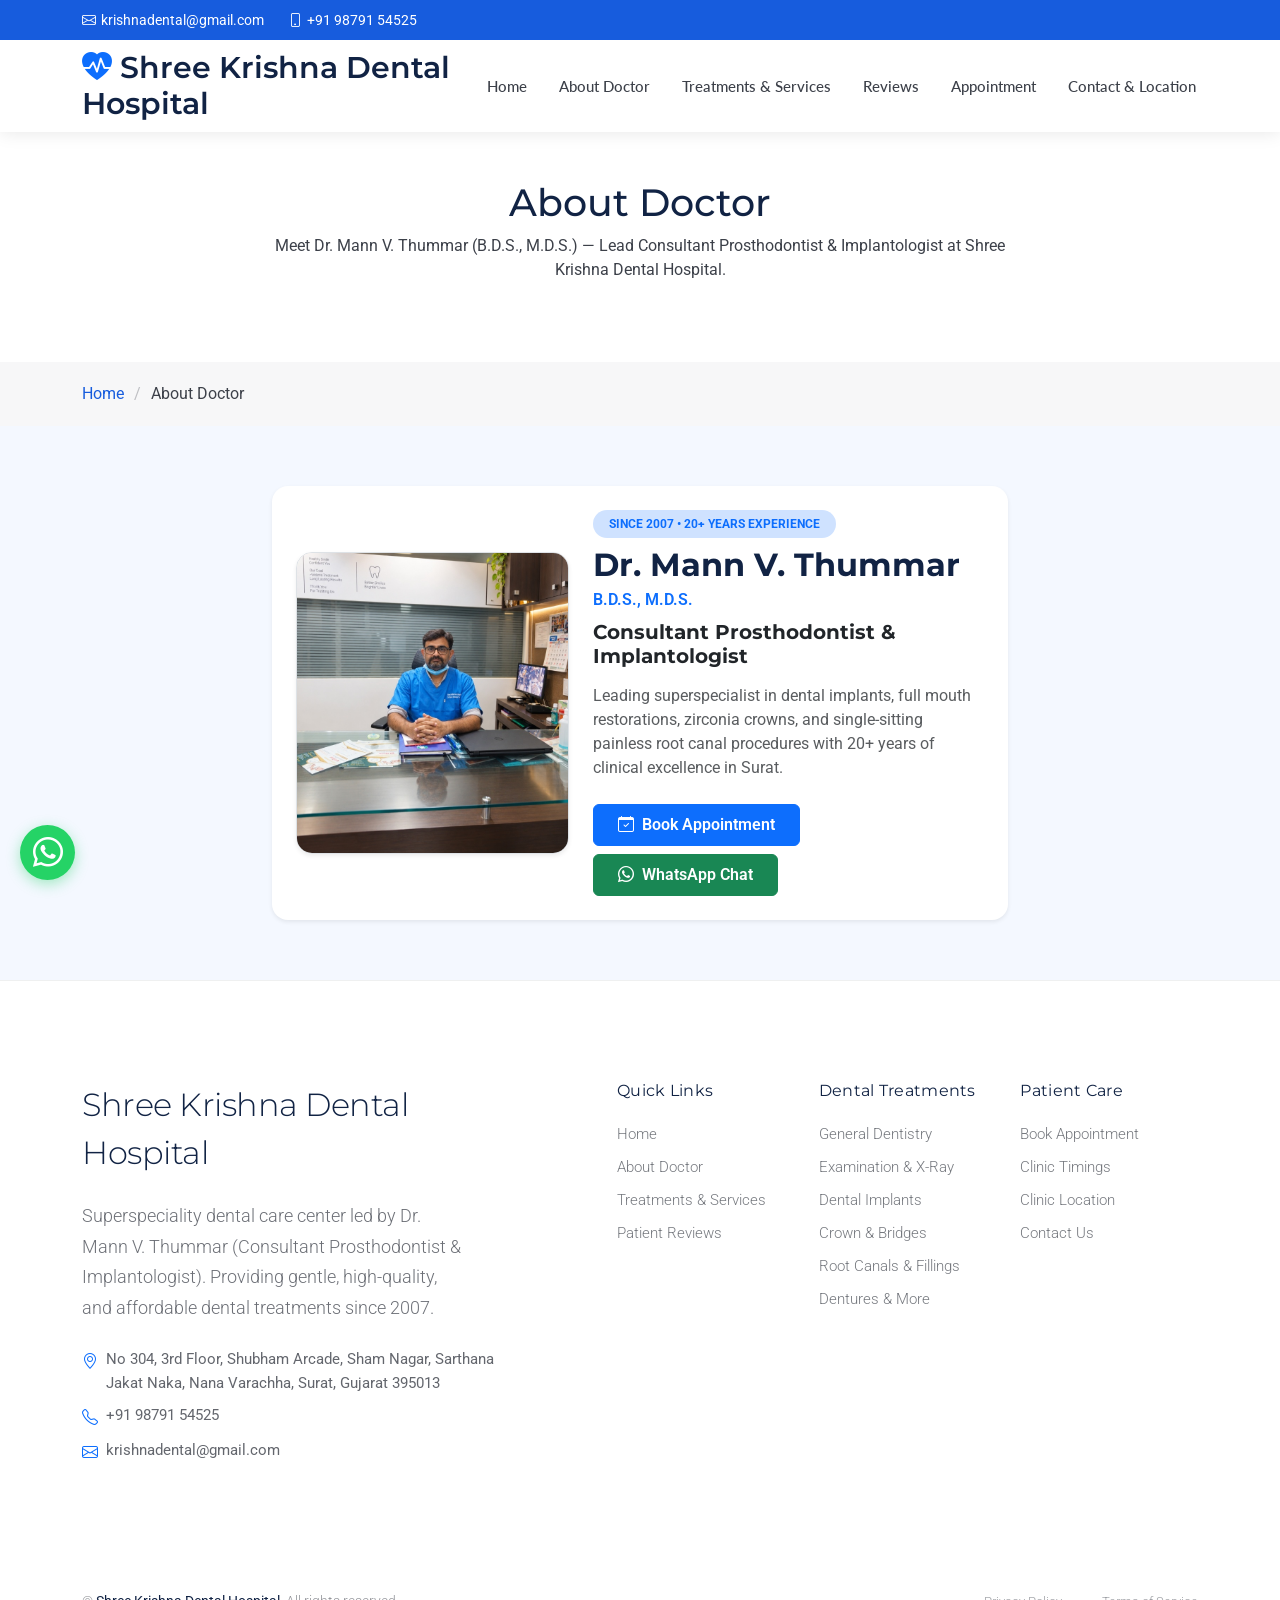
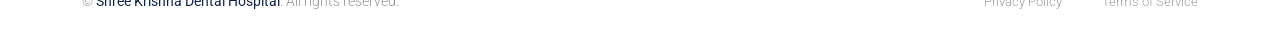
<file: doctors.html>
﻿<!DOCTYPE html>
<html lang="en">

<head>
  <meta charset="utf-8">
  <meta content="width=device-width, initial-scale=1.0" name="viewport">
    <title>Dr. Mann V. Thummar – Consultant Prosthodontist & Implantologist | Surat</title>
  <meta name="description" content="Dr. Mann V. Thummar – Consultant Prosthodontist & Implantologist. MDS from Govt Dental College Ahmedabad. 25+ years experience in dental implants, full mouth rehab, zirconia crowns. Surat.">
  <meta name="keywords" content="Dr. Mann V. Thummar, consultant prosthodontist, implantologist Surat, best dentist Surat, MDS dentist, dental specialist Surat, Shree Krishna Dental">
  <link rel="canonical" href="https://shreekrishnadental.vercel.app/doctors.html">
  <meta name="robots" content="index, follow">
  <meta name="author" content="Shree Krishna Dental Hospital">
  <!-- Open Graph -->
  <meta property="og:type" content="profile">
  <meta property="og:url" content="https://shreekrishnadental.vercel.app/doctors.html">
  <meta property="og:title" content="Dr. Mann V. Thummar – Consultant Prosthodontist & Implantologist | Surat">
  <meta property="og:description" content="Dr. Mann V. Thummar – Consultant Prosthodontist & Implantologist. MDS from Govt Dental College Ahmedabad. 25+ years experience in dental implants, full mouth rehab, zirconia crowns. Surat.">
  <meta property="og:image" content="https://shreekrishnadental.vercel.app/assets/img/dr-mann-thummar.jpg">
  <meta property="og:site_name" content="Shree Krishna Dental Hospital">
  <meta property="og:locale" content="en_IN">
  <!-- Twitter Card -->
  <meta name="twitter:card" content="summary_large_image">
  <meta name="twitter:title" content="Dr. Mann V. Thummar – Consultant Prosthodontist & Implantologist | Surat">
  <meta name="twitter:description" content="Dr. Mann V. Thummar – Consultant Prosthodontist & Implantologist. MDS from Govt Dental College Ahmedabad. 25+ years experience in dental implants, full mouth rehab, zirconia crowns. Surat.">
  <meta name="twitter:image" content="https://shreekrishnadental.vercel.app/assets/img/dr-mann-thummar.jpg">

  <!-- Favicons -->
  <link rel="icon" type="image/x-icon" href="favicon.ico">
  <link rel="shortcut icon" href="favicon.ico">
  <link rel="icon" type="image/png" sizes="48x48" href="assets/img/favicon-48x48.png">
  <link rel="icon" type="image/png" sizes="96x96" href="assets/img/favicon-96x96.png">
  <link rel="icon" type="image/png" sizes="192x192" href="assets/img/favicon-192x192.png">
  <link rel="apple-touch-icon" sizes="180x180" href="assets/img/apple-touch-icon.png">
  <link rel="manifest" href="site.webmanifest">

  <!-- Fonts -->
  <link href="https://fonts.googleapis.com" rel="preconnect">
  <link href="https://fonts.gstatic.com" rel="preconnect" crossorigin>
  <link
    href="https://fonts.googleapis.com/css2?family=Roboto:ital,wght@0,100;0,300;0,400;0,500;0,700;0,900;1,100;1,300;1,400;1,500;1,700;1,900&family=Montserrat:ital,wght@0,100;0,200;0,300;0,400;0,500;0,600;0,700;0,800;0,900;1,100;1,200;1,300;1,400;1,500;1,600;1,700;1,800;1,900&family=Lato:ital,wght@0,100;0,300;0,400;0,700;0,900;1,100;1,300;1,400;1,700;1,900&display=swap"
    rel="stylesheet">

  <!-- Vendor CSS Files -->
  <link href="assets/vendor/bootstrap/css/bootstrap.min.css" rel="stylesheet">
  <link href="assets/vendor/bootstrap-icons/bootstrap-icons.css" rel="stylesheet">
  <link href="assets/vendor/aos/aos.css" rel="stylesheet">
  <link href="assets/vendor/glightbox/css/glightbox.min.css" rel="stylesheet">
  <link href="assets/vendor/fontawesome-free/css/all.min.css" rel="stylesheet">
  <link href="assets/vendor/swiper/swiper-bundle.min.css" rel="stylesheet">

  <!-- Main CSS File -->
  <link href="assets/css/main.css" rel="stylesheet">

  <!-- =======================================================
  * Template Name: Clinic
  * Template URL: https://bootstrapmade.com/clinic-bootstrap-template/
  * Updated: Jul 23 2025 with Bootstrap v5.3.7
  * Author: BootstrapMade.com
  * License: https://bootstrapmade.com/license/
  ======================================================== -->
</head>

<body class="doctors-page">

  <header id="header" class="header fixed-top">

    <div class="topbar d-flex align-items-center dark-background">
      <div class="container d-flex justify-content-center justify-content-md-between">
        <div class="contact-info d-flex align-items-center">
          <i class="bi bi-envelope d-flex align-items-center"><a
              href="mailto:krishnadental@gmail.com">krishnadental@gmail.com</a></i>
          <i class="bi bi-phone d-flex align-items-center ms-4"><span>+91 98791 54525</span></i>
        </div>
        
      </div>
    </div><!-- End Top Bar -->

    <div class="branding d-flex align-items-cente">

      <div class="container position-relative d-flex align-items-center justify-content-between">
        <a href="index.html" class="logo d-flex align-items-center">
          <!-- Uncomment the line below if you also wish to use an image logo -->
          <!-- <img src="assets/img/logo.webp" alt=""> -->
          <h1 class="sitename"><i class="bi bi-heart-pulse-fill me-2 text-primary"></i>Shree Krishna Dental Hospital</h1>
        </a>

        <nav id="navmenu" class="navmenu">
          <ul>
            <li><a href="index.html">Home</a></li>
            <li><a href="about.html">About Doctor</a></li>
            <li><a href="services.html">Treatments & Services</a></li>
            <li><a href="testimonials.html">Reviews</a></li>
            <li><a href="appointment.html">Appointment</a></li>
            <li><a href="contact.html">Contact & Location</a></li>
          </ul>
          <i class="mobile-nav-toggle d-xl-none bi bi-list"></i>
        </nav>

      </div>

    </div>

  </header>

  <main class="main">

    <!-- Page Title -->
    <div class="page-title">
      <div class="heading">
        <div class="container">
          <div class="row d-flex justify-content-center text-center">
            <div class="col-lg-8">
              <h1 class="heading-title">About Doctor</h1>
              <p class="mb-0">
                Meet Dr. Mann V. Thummar (B.D.S., M.D.S.) — Lead Consultant Prosthodontist & Implantologist at Shree Krishna Dental Hospital.
              </p>
            </div>
          </div>
        </div>
      </div>
      <nav class="breadcrumbs">
        <div class="container">
          <ol>
            <li><a href="index.html">Home</a></li>
            <li class="current">About Doctor</li>
          </ol>
        </div>
      </nav>
    </div><!-- End Page Title -->

    <!-- Doctor Profile Section -->
    <section id="doctors" class="doctors section light-background">

      <div class="container" data-aos="fade-up" data-aos-delay="100">

        <div class="row justify-content-center">

          <div class="col-lg-8" data-aos="fade-up" data-aos-delay="100">
            <div class="card border-0 shadow-sm p-4 rounded-4 bg-white">
              <div class="row align-items-center">
                <div class="col-md-5 text-center mb-4 mb-md-0">
                  <img src="assets/img/dr-mann-thummar.jpg" alt="Dr. Mann V. Thummar" class="img-fluid rounded-4 shadow-sm border w-100">
                </div>
                <div class="col-md-7">
                  <span class="badge bg-primary-subtle text-primary px-3 py-2 rounded-pill mb-2 fw-bold">SINCE 2007 • 20+ YEARS EXPERIENCE</span>
                  <h2 class="fw-bold mb-1">Dr. Mann V. Thummar</h2>
                  <p class="text-primary fw-semibold mb-2">B.D.S., M.D.S.</p>
                  <h5 class="text-dark fw-bold mb-3">Consultant Prosthodontist & Implantologist</h5>

                  <p class="text-muted mb-4">Leading superspecialist in dental implants, full mouth restorations, zirconia crowns, and single-sitting painless root canal procedures with 20+ years of clinical excellence in Surat.</p>

                  <div class="d-flex flex-wrap gap-2">
                    <a href="appointment.html" class="btn btn-primary fw-semibold px-4 py-2"><i class="bi bi-calendar-check me-2"></i>Book Appointment</a>
                    <a href="https://wa.me/919879154525?text=Hello%20Dr.%20Mann%20V.%20Thummar,%20I%20want%20to%20consult" target="_blank" class="btn btn-success fw-semibold px-4 py-2">
                      <i class="bi bi-whatsapp me-2"></i>WhatsApp Chat
                    </a>
                  </div>
                </div>
              </div>
            </div>
          </div>

        </div>

      </div>

    </section><!-- /Doctor Profile Section -->

  </main>

  <footer id="footer" class="footer-16 footer position-relative">

    <div class="container">

      <div class="footer-main" data-aos="fade-up" data-aos-delay="100">
        <div class="row align-items-start">

          <div class="col-lg-5">
            <div class="brand-section">
              <a href="index.html" class="logo d-flex align-items-center mb-4">
                <span class="sitename">Shree Krishna Dental Hospital</span>
              </a>
              <p class="brand-description">Superspeciality dental care center led by Dr. Mann V. Thummar (Consultant Prosthodontist & Implantologist). Providing gentle, high-quality, and affordable dental treatments since 2007.</p>

              <div class="contact-info mt-4">
                <div class="contact-item mb-2">
                  <i class="bi bi-geo-alt me-2 text-primary"></i>
                  <span>No 304, 3rd Floor, Shubham Arcade, Sham Nagar, Sarthana Jakat Naka, Nana Varachha, Surat, Gujarat 395013</span>
                </div>
                <div class="contact-item mb-2">
                  <i class="bi bi-telephone me-2 text-primary"></i>
                  <span>+91 98791 54525</span>
                </div>
                <div class="contact-item">
                  <i class="bi bi-envelope me-2 text-primary"></i>
                  <span>krishnadental@gmail.com</span>
                </div>
              </div>
            </div>
          </div>

          <div class="col-lg-7">
            <div class="footer-nav-wrapper">
              <div class="row">

                <div class="col-6 col-lg-4">
                  <div class="nav-column">
                    <h6>Quick Links</h6>
                    <nav class="footer-nav">
                      <a href="index.html">Home</a>
                      <a href="about.html">About Doctor</a>
                      <a href="services.html">Treatments & Services</a>
                      <a href="testimonials.html">Patient Reviews</a>
                    </nav>
                  </div>
                </div>

                <div class="col-6 col-lg-4">
                  <div class="nav-column">
                    <h6>Dental Treatments</h6>
                    <nav class="footer-nav">
                      <a href="services.html">General Dentistry</a>
                      <a href="services.html">Examination & X-Ray</a>
                      <a href="services.html">Dental Implants</a>
                      <a href="services.html">Crown & Bridges</a>
                      <a href="services.html">Root Canals & Fillings</a>
                      <a href="services.html">Dentures & More</a>
                    </nav>
                  </div>
                </div>

                <div class="col-6 col-lg-4">
                  <div class="nav-column">
                    <h6>Patient Care</h6>
                    <nav class="footer-nav">
                      <a href="appointment.html">Book Appointment</a>
                      <a href="contact.html">Clinic Timings</a>
                      <a href="contact.html">Clinic Location</a>
                      <a href="contact.html">Contact Us</a>
                    </nav>
                  </div>
                </div>

              </div>
            </div>
          </div>

        </div>
      </div>

    </div>

    <div class="footer-bottom">
      <div class="container">
        <div class="bottom-content" data-aos="fade-up" data-aos-delay="300">
          <div class="row align-items-center">

            <div class="col-lg-6">
              <div class="copyright">
                <p>© <span class="sitename">Shree Krishna Dental Hospital</span>. All rights reserved.</p>
              </div>
            </div>

            <div class="col-lg-6 text-lg-end">
              <div class="legal-links">
                <a href="privacy.html">Privacy Policy</a>
                <a href="terms.html" class="ms-3">Terms of Service</a>
              </div>
            </div>

          </div>
        </div>
      </div>
    </div>

  </footer>

    <!-- Floating WhatsApp Button -->
  <a href="https://wa.me/919879154525?text=Hello%20Doctor,%20I%20want%20to%20book%20a%20dental%20appointment" target="_blank" class="whatsapp-btn" title="Chat on WhatsApp">
    <i class="bi bi-whatsapp"></i>
  </a>

  <!-- Scroll Top -->
  <a href="#!" id="scroll-top" class="scroll-top d-flex align-items-center justify-content-center"><i
      class="bi bi-arrow-up-short"></i></a>

  <!-- Preloader -->
  <div id="preloader"></div>

  <!-- Vendor JS Files -->
  <script src="assets/vendor/bootstrap/js/bootstrap.bundle.min.js"></script>
  <script src="assets/vendor/aos/aos.js"></script>
  <script src="assets/vendor/glightbox/js/glightbox.min.js"></script>
  <script src="assets/vendor/purecounter/purecounter_vanilla.js"></script>
  <script src="assets/vendor/swiper/swiper-bundle.min.js"></script>

    <!-- Main JS File -->
  <script src="assets/js/main.js"></script>
  <!-- WhatsApp Form Submission JS -->
  <script src="assets/js/whatsapp-forms.js"></script>

</body>

</html>
</file>
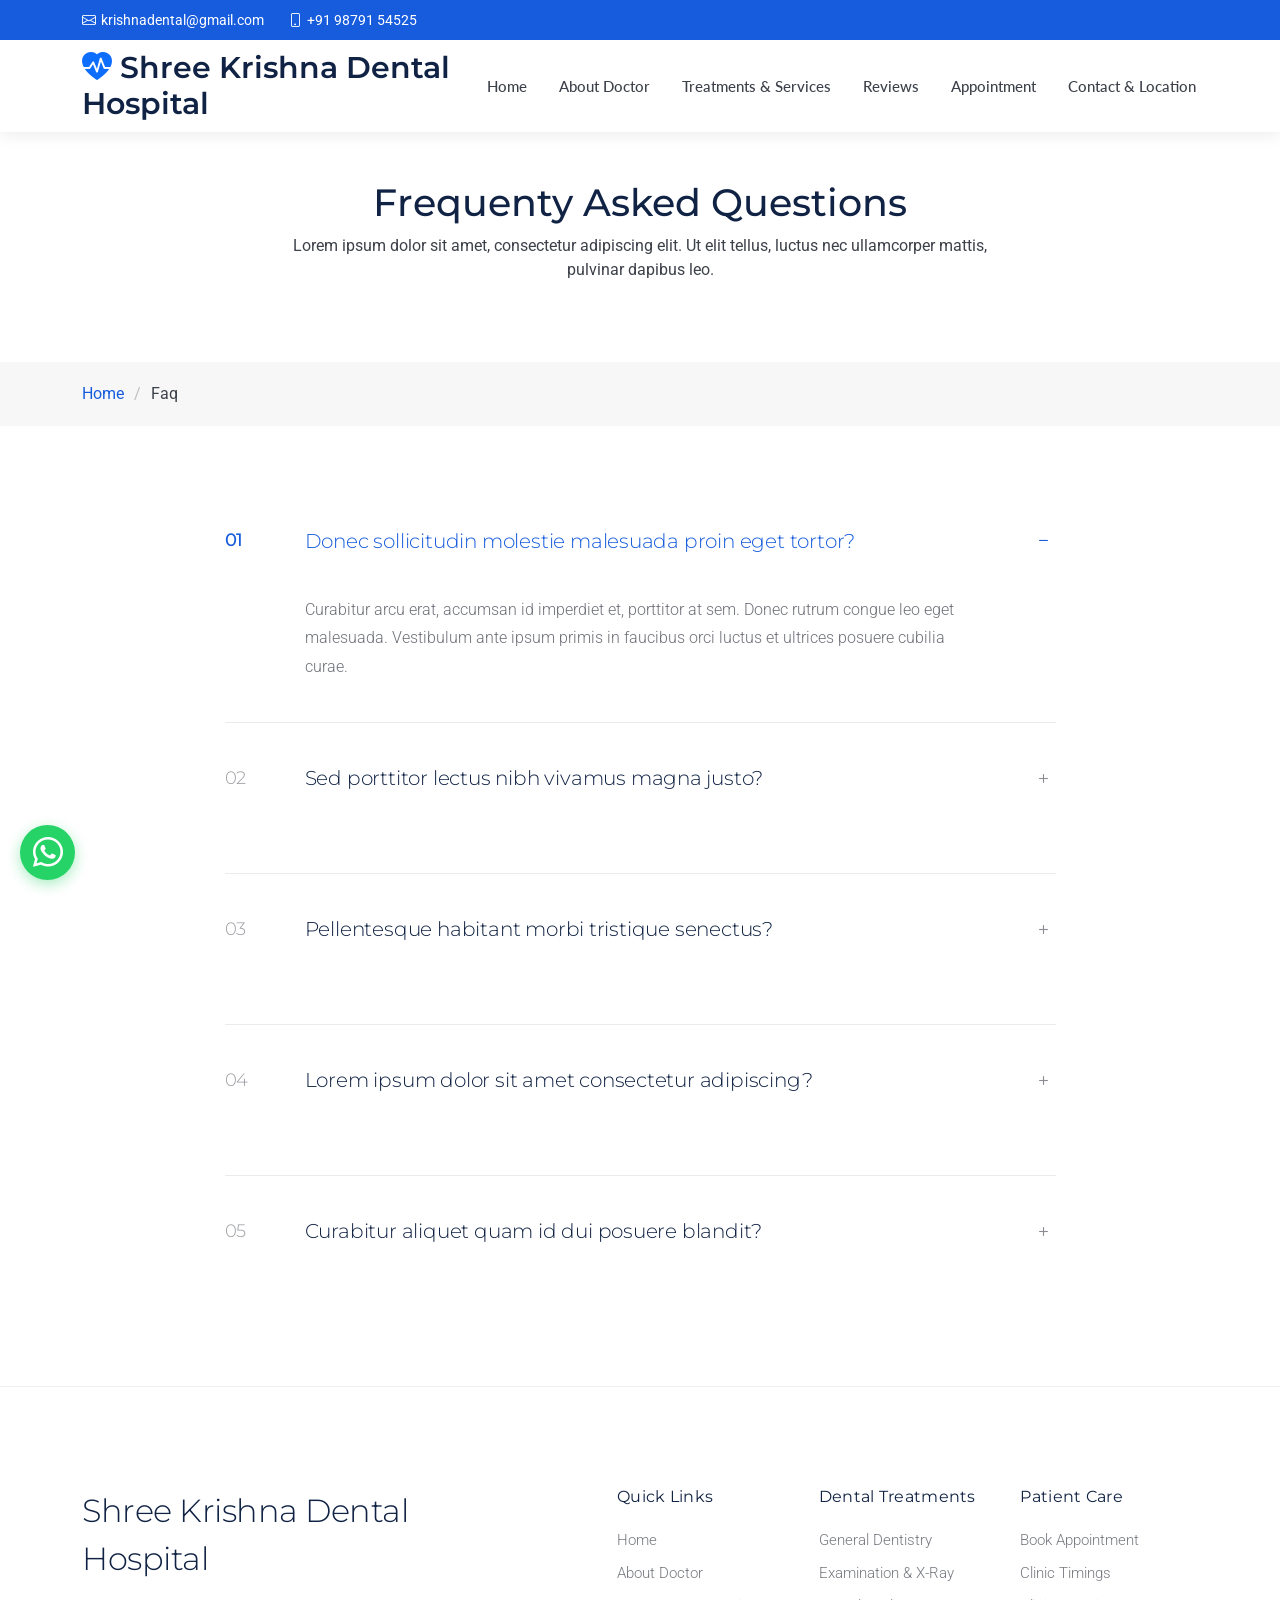
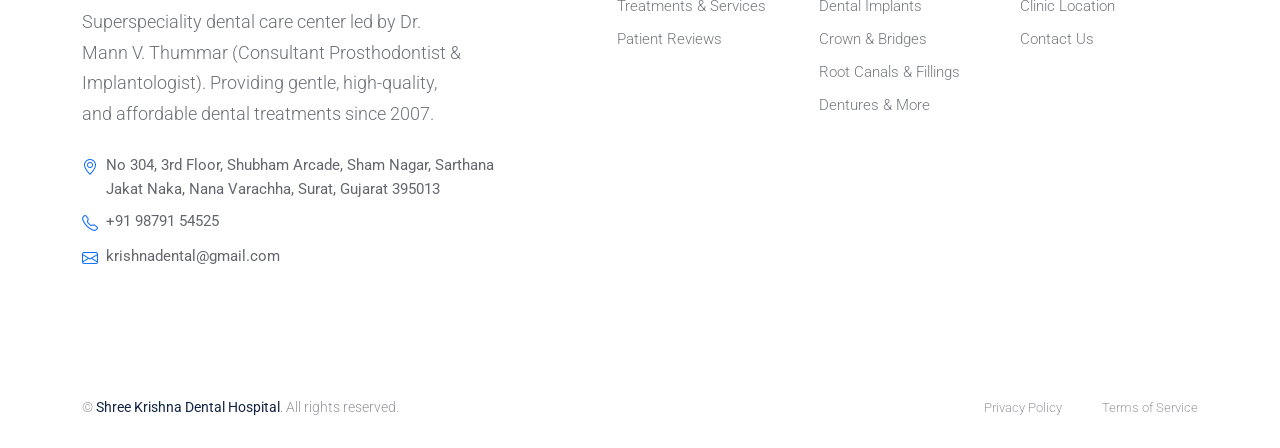
<file: faq.html>
﻿<!DOCTYPE html>
<html lang="en">

<head>
  <meta charset="utf-8">
  <meta content="width=device-width, initial-scale=1.0" name="viewport">
    <title>Dental FAQs – Implants, RCT, Crowns & More | Shree Krishna Dental, Surat</title>
  <meta name="description" content="Frequently asked questions about dental treatments – dental implants, root canal treatment, zirconia crowns, orthodontics & more. Answered by Dr. Mann V. Thummar, Shree Krishna Dental Hospital, Surat.">
  <meta name="keywords" content="dental FAQ Surat, dental implant questions, RCT FAQ, crown FAQ, dentist FAQ Surat, dental treatment questions, Shree Krishna Dental FAQ">
  <link rel="canonical" href="https://shreekrishnadental.vercel.app/faq.html">
  <meta name="robots" content="index, follow">
  <meta name="author" content="Shree Krishna Dental Hospital">
  <!-- Open Graph -->
  <meta property="og:type" content="website">
  <meta property="og:url" content="https://shreekrishnadental.vercel.app/faq.html">
  <meta property="og:title" content="Dental FAQs – Implants, RCT, Crowns & More | Shree Krishna Dental, Surat">
  <meta property="og:description" content="Frequently asked questions about dental treatments – dental implants, root canal treatment, zirconia crowns, orthodontics & more. Answered by Dr. Mann V. Thummar, Shree Krishna Dental Hospital, Surat.">
  <meta property="og:image" content="https://shreekrishnadental.vercel.app/assets/img/dr-mann-thummar.jpg">
  <meta property="og:site_name" content="Shree Krishna Dental Hospital">
  <meta property="og:locale" content="en_IN">
  <!-- Twitter Card -->
  <meta name="twitter:card" content="summary_large_image">
  <meta name="twitter:title" content="Dental FAQs – Implants, RCT, Crowns & More | Shree Krishna Dental, Surat">
  <meta name="twitter:description" content="Frequently asked questions about dental treatments – dental implants, root canal treatment, zirconia crowns, orthodontics & more. Answered by Dr. Mann V. Thummar, Shree Krishna Dental Hospital, Surat.">
  <meta name="twitter:image" content="https://shreekrishnadental.vercel.app/assets/img/dr-mann-thummar.jpg">

  <!-- Favicons -->
  <link rel="icon" type="image/x-icon" href="favicon.ico">
  <link rel="shortcut icon" href="favicon.ico">
  <link rel="icon" type="image/png" sizes="48x48" href="assets/img/favicon-48x48.png">
  <link rel="icon" type="image/png" sizes="96x96" href="assets/img/favicon-96x96.png">
  <link rel="icon" type="image/png" sizes="192x192" href="assets/img/favicon-192x192.png">
  <link rel="apple-touch-icon" sizes="180x180" href="assets/img/apple-touch-icon.png">
  <link rel="manifest" href="site.webmanifest">

  <!-- Fonts -->
  <link href="https://fonts.googleapis.com" rel="preconnect">
  <link href="https://fonts.gstatic.com" rel="preconnect" crossorigin>
  <link
    href="https://fonts.googleapis.com/css2?family=Roboto:ital,wght@0,100;0,300;0,400;0,500;0,700;0,900;1,100;1,300;1,400;1,500;1,700;1,900&family=Montserrat:ital,wght@0,100;0,200;0,300;0,400;0,500;0,600;0,700;0,800;0,900;1,100;1,200;1,300;1,400;1,500;1,600;1,700;1,800;1,900&family=Lato:ital,wght@0,100;0,300;0,400;0,700;0,900;1,100;1,300;1,400;1,700;1,900&display=swap"
    rel="stylesheet">

  <!-- Vendor CSS Files -->
  <link href="assets/vendor/bootstrap/css/bootstrap.min.css" rel="stylesheet">
  <link href="assets/vendor/bootstrap-icons/bootstrap-icons.css" rel="stylesheet">
  <link href="assets/vendor/aos/aos.css" rel="stylesheet">
  <link href="assets/vendor/glightbox/css/glightbox.min.css" rel="stylesheet">
  <link href="assets/vendor/fontawesome-free/css/all.min.css" rel="stylesheet">
  <link href="assets/vendor/swiper/swiper-bundle.min.css" rel="stylesheet">

  <!-- Main CSS File -->
  <link href="assets/css/main.css" rel="stylesheet">

  <!-- =======================================================
  * Template Name: Clinic
  * Template URL: https://bootstrapmade.com/clinic-bootstrap-template/
  * Updated: Jul 23 2025 with Bootstrap v5.3.7
  * Author: BootstrapMade.com
  * License: https://bootstrapmade.com/license/
  ======================================================== -->
</head>

<body class="faq-page">

  <header id="header" class="header fixed-top">

    <div class="topbar d-flex align-items-center dark-background">
      <div class="container d-flex justify-content-center justify-content-md-between">
        <div class="contact-info d-flex align-items-center">
          <i class="bi bi-envelope d-flex align-items-center"><a
              href="mailto:krishnadental@gmail.com">krishnadental@gmail.com</a></i>
          <i class="bi bi-phone d-flex align-items-center ms-4"><span>+91 98791 54525</span></i>
        </div>
        
      </div>
    </div><!-- End Top Bar -->

    <div class="branding d-flex align-items-cente">

      <div class="container position-relative d-flex align-items-center justify-content-between">
        <a href="index.html" class="logo d-flex align-items-center">
          <!-- Uncomment the line below if you also wish to use an image logo -->
          <!-- <img src="assets/img/logo.webp" alt=""> -->
          <h1 class="sitename"><i class="bi bi-heart-pulse-fill me-2 text-primary"></i>Shree Krishna Dental Hospital</h1>
        </a>

        <nav id="navmenu" class="navmenu">
          <ul>
            <li><a href="index.html">Home</a></li>
            <li><a href="about.html">About Doctor</a></li>
            <li><a href="services.html">Treatments & Services</a></li>
            <li><a href="testimonials.html">Reviews</a></li>
            <li><a href="appointment.html">Appointment</a></li>
            <li><a href="contact.html">Contact & Location</a></li>
          </ul>
          <i class="mobile-nav-toggle d-xl-none bi bi-list"></i>
        </nav>

      </div>

    </div>

  </header>

  <main class="main">

    <!-- Page Title -->
    <div class="page-title">
      <div class="heading">
        <div class="container">
          <div class="row d-flex justify-content-center text-center">
            <div class="col-lg-8">
              <h1 class="heading-title">Frequenty Asked Questions</h1>
              <p class="mb-0">Lorem ipsum dolor sit amet, consectetur adipiscing elit. Ut elit tellus, luctus nec
                ullamcorper mattis, pulvinar dapibus leo.</p>
            </div>
          </div>
        </div>
      </div>
      <nav class="breadcrumbs">
        <div class="container">
          <ol>
            <li><a href="index.html">Home</a></li>
            <li class="current">Faq</li>
          </ol>
        </div>
      </nav>
    </div><!-- End Page Title -->

    <!-- Faq Section -->
    <section id="faq" class="faq section">

      <div class="container" data-aos="fade-up" data-aos-delay="100">

        <div class="row justify-content-center">
          <div class="col-lg-9">

            <div class="faq-wrapper">

              <div class="faq-item faq-active" data-aos="fade-up" data-aos-delay="150">
                <div class="faq-header">
                  <span class="faq-number">01</span>
                  <h4>Donec sollicitudin molestie malesuada proin eget tortor?</h4>
                  <div class="faq-toggle">
                    <i class="bi bi-plus"></i>
                    <i class="bi bi-dash"></i>
                  </div>
                </div>
                <div class="faq-content">
                  <div class="content-inner">
                    <p>Curabitur arcu erat, accumsan id imperdiet et, porttitor at sem. Donec rutrum congue leo eget
                      malesuada. Vestibulum ante ipsum primis in faucibus orci luctus et ultrices posuere cubilia curae.
                    </p>
                  </div>
                </div>
              </div><!-- End FAQ Item -->

              <div class="faq-item" data-aos="fade-up" data-aos-delay="200">
                <div class="faq-header">
                  <span class="faq-number">02</span>
                  <h4>Sed porttitor lectus nibh vivamus magna justo?</h4>
                  <div class="faq-toggle">
                    <i class="bi bi-plus"></i>
                    <i class="bi bi-dash"></i>
                  </div>
                </div>
                <div class="faq-content">
                  <div class="content-inner">
                    <p>Nulla porttitor accumsan tincidunt. Mauris blandit aliquet elit, eget tincidunt nibh pulvinar a.
                      Cras ultricies ligula sed magna dictum porta. Vivamus suscipit tortor eget felis porttitor
                      volutpat.</p>
                  </div>
                </div>
              </div><!-- End FAQ Item -->

              <div class="faq-item" data-aos="fade-up" data-aos-delay="250">
                <div class="faq-header">
                  <span class="faq-number">03</span>
                  <h4>Pellentesque habitant morbi tristique senectus?</h4>
                  <div class="faq-toggle">
                    <i class="bi bi-plus"></i>
                    <i class="bi bi-dash"></i>
                  </div>
                </div>
                <div class="faq-content">
                  <div class="content-inner">
                    <p>Quisque velit nisi, pretium ut lacinia in, elementum id enim. Vestibulum ac diam sit amet quam
                      vehicula elementum sed sit amet dui. Donec sollicitudin molestie malesuada.</p>
                  </div>
                </div>
              </div><!-- End FAQ Item -->

              <div class="faq-item" data-aos="fade-up" data-aos-delay="300">
                <div class="faq-header">
                  <span class="faq-number">04</span>
                  <h4>Lorem ipsum dolor sit amet consectetur adipiscing?</h4>
                  <div class="faq-toggle">
                    <i class="bi bi-plus"></i>
                    <i class="bi bi-dash"></i>
                  </div>
                </div>
                <div class="faq-content">
                  <div class="content-inner">
                    <p>Sed ut perspiciatis unde omnis iste natus error sit voluptatem accusantium doloremque laudantium.
                      Totam rem aperiam, eaque ipsa quae ab illo inventore veritatis et quasi architecto.</p>
                  </div>
                </div>
              </div><!-- End FAQ Item -->

              <div class="faq-item" data-aos="fade-up" data-aos-delay="350">
                <div class="faq-header">
                  <span class="faq-number">05</span>
                  <h4>Curabitur aliquet quam id dui posuere blandit?</h4>
                  <div class="faq-toggle">
                    <i class="bi bi-plus"></i>
                    <i class="bi bi-dash"></i>
                  </div>
                </div>
                <div class="faq-content">
                  <div class="content-inner">
                    <p>At vero eos et accusamus et iusto odio dignissimos ducimus qui blanditiis praesentium voluptatum
                      deleniti atque corrupti quos dolores et quas molestias excepturi sint occaecati.</p>
                  </div>
                </div>
              </div><!-- End FAQ Item -->

            </div>

          </div>
        </div>

      </div>

    </section><!-- /Faq Section -->

  </main>

  <footer id="footer" class="footer-16 footer position-relative">

    <div class="container">

      <div class="footer-main" data-aos="fade-up" data-aos-delay="100">
        <div class="row align-items-start">

          <div class="col-lg-5">
            <div class="brand-section">
              <a href="index.html" class="logo d-flex align-items-center mb-4">
                <span class="sitename">Shree Krishna Dental Hospital</span>
              </a>
              <p class="brand-description">Superspeciality dental care center led by Dr. Mann V. Thummar (Consultant Prosthodontist & Implantologist). Providing gentle, high-quality, and affordable dental treatments since 2007.</p>

              <div class="contact-info mt-4">
                <div class="contact-item mb-2">
                  <i class="bi bi-geo-alt me-2 text-primary"></i>
                  <span>No 304, 3rd Floor, Shubham Arcade, Sham Nagar, Sarthana Jakat Naka, Nana Varachha, Surat, Gujarat 395013</span>
                </div>
                <div class="contact-item mb-2">
                  <i class="bi bi-telephone me-2 text-primary"></i>
                  <span>+91 98791 54525</span>
                </div>
                <div class="contact-item">
                  <i class="bi bi-envelope me-2 text-primary"></i>
                  <span>krishnadental@gmail.com</span>
                </div>
              </div>
            </div>
          </div>

          <div class="col-lg-7">
            <div class="footer-nav-wrapper">
              <div class="row">

                <div class="col-6 col-lg-4">
                  <div class="nav-column">
                    <h6>Quick Links</h6>
                    <nav class="footer-nav">
                      <a href="index.html">Home</a>
                      <a href="about.html">About Doctor</a>
                      <a href="services.html">Treatments & Services</a>
                      <a href="testimonials.html">Patient Reviews</a>
                    </nav>
                  </div>
                </div>

                <div class="col-6 col-lg-4">
                  <div class="nav-column">
                    <h6>Dental Treatments</h6>
                    <nav class="footer-nav">
                      <a href="services.html">General Dentistry</a>
                      <a href="services.html">Examination & X-Ray</a>
                      <a href="services.html">Dental Implants</a>
                      <a href="services.html">Crown & Bridges</a>
                      <a href="services.html">Root Canals & Fillings</a>
                      <a href="services.html">Dentures & More</a>
                    </nav>
                  </div>
                </div>

                <div class="col-6 col-lg-4">
                  <div class="nav-column">
                    <h6>Patient Care</h6>
                    <nav class="footer-nav">
                      <a href="appointment.html">Book Appointment</a>
                      <a href="contact.html">Clinic Timings</a>
                      <a href="contact.html">Clinic Location</a>
                      <a href="contact.html">Contact Us</a>
                    </nav>
                  </div>
                </div>

              </div>
            </div>
          </div>

        </div>
      </div>

    </div>

    <div class="footer-bottom">
      <div class="container">
        <div class="bottom-content" data-aos="fade-up" data-aos-delay="300">
          <div class="row align-items-center">

            <div class="col-lg-6">
              <div class="copyright">
                <p>© <span class="sitename">Shree Krishna Dental Hospital</span>. All rights reserved.</p>
              </div>
            </div>

            <div class="col-lg-6 text-lg-end">
              <div class="legal-links">
                <a href="privacy.html">Privacy Policy</a>
                <a href="terms.html" class="ms-3">Terms of Service</a>
              </div>
            </div>

          </div>
        </div>
      </div>
    </div>

  </footer>

    <!-- Floating WhatsApp Button -->
  <a href="https://wa.me/919879154525?text=Hello%20Doctor,%20I%20want%20to%20book%20a%20dental%20appointment" target="_blank" class="whatsapp-btn" title="Chat on WhatsApp">
    <i class="bi bi-whatsapp"></i>
  </a>

  <!-- Scroll Top -->
  <a href="#!" id="scroll-top" class="scroll-top d-flex align-items-center justify-content-center"><i
      class="bi bi-arrow-up-short"></i></a>

  <!-- Preloader -->
  <div id="preloader"></div>

  <!-- Vendor JS Files -->
  <script src="assets/vendor/bootstrap/js/bootstrap.bundle.min.js"></script>
  <script src="assets/vendor/aos/aos.js"></script>
  <script src="assets/vendor/glightbox/js/glightbox.min.js"></script>
  <script src="assets/vendor/purecounter/purecounter_vanilla.js"></script>
  <script src="assets/vendor/swiper/swiper-bundle.min.js"></script>

    <!-- Main JS File -->
  <script src="assets/js/main.js"></script>
  <!-- WhatsApp Form Submission JS -->
  <script src="assets/js/whatsapp-forms.js"></script>

</body>

</html>
</file>
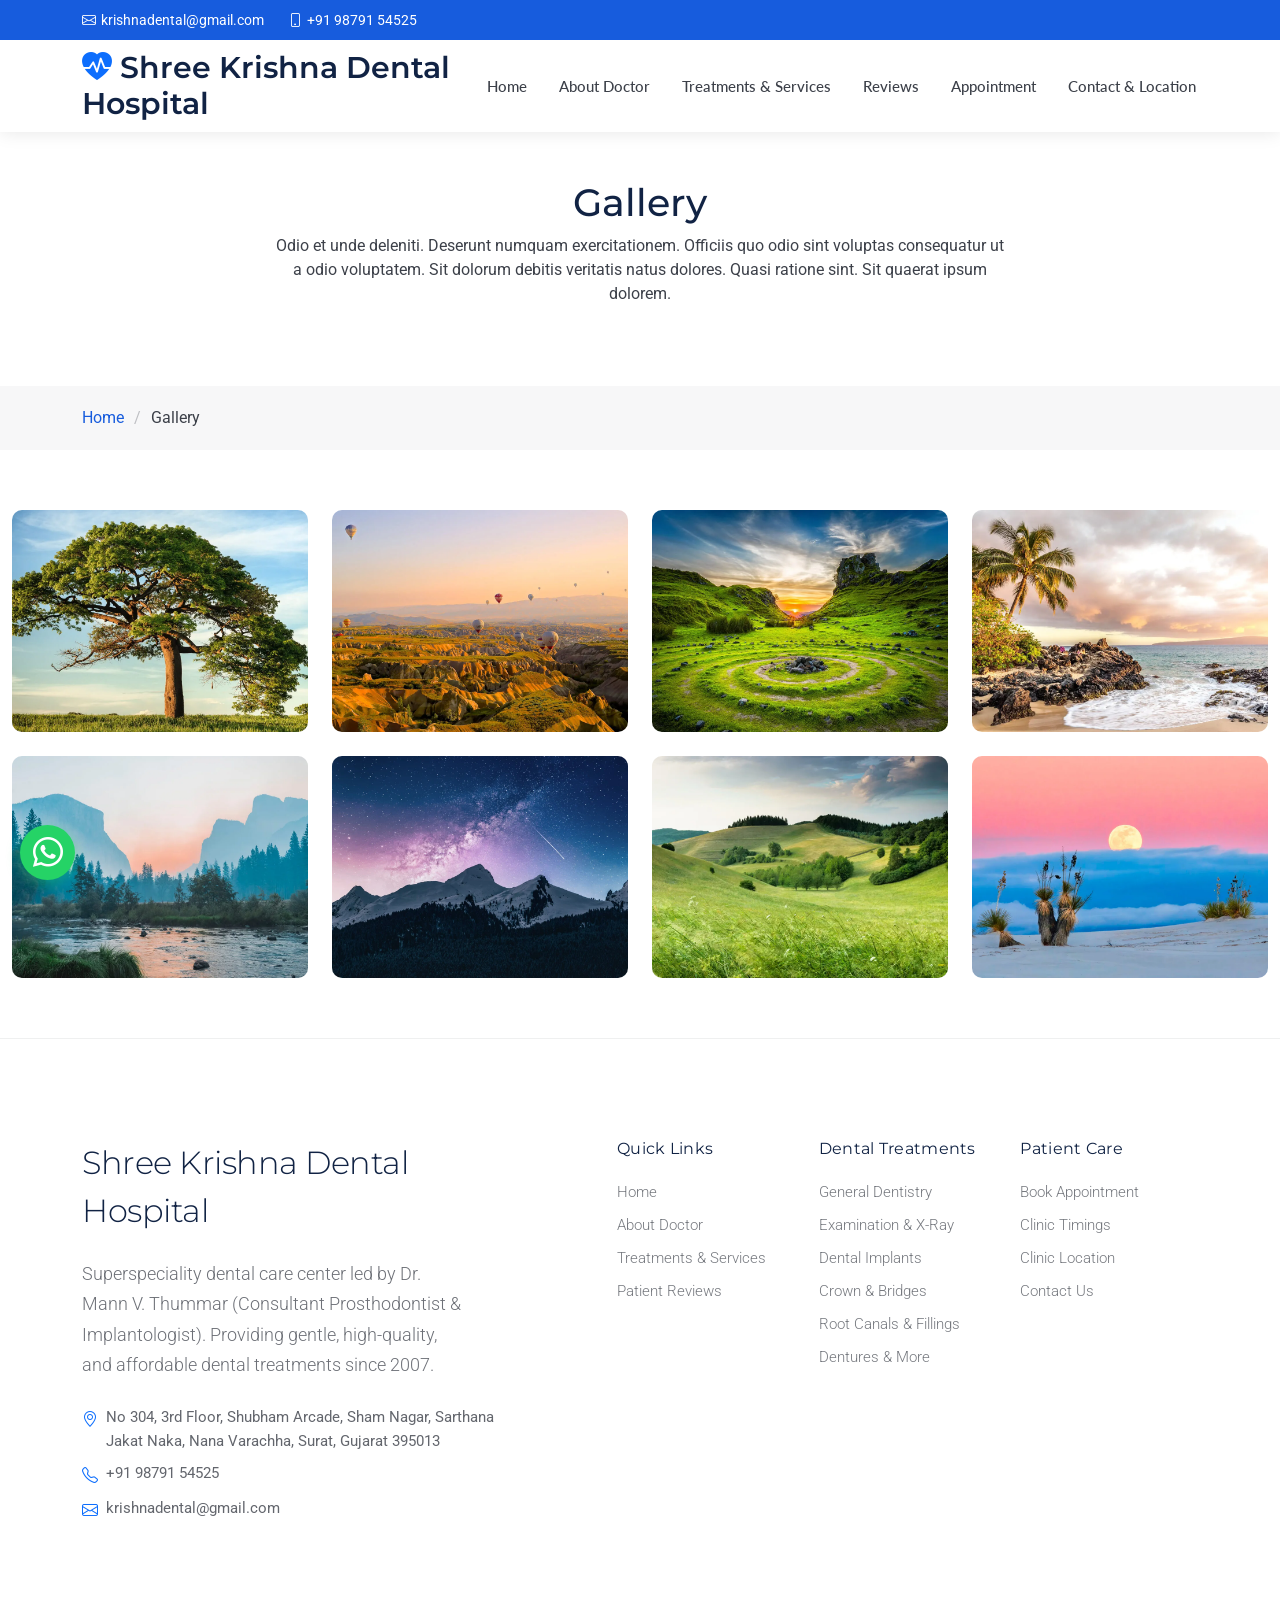
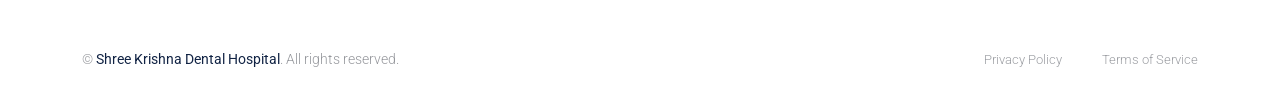
<file: gallery.html>
﻿<!DOCTYPE html>
<html lang="en">

<head>
  <meta charset="utf-8">
  <meta content="width=device-width, initial-scale=1.0" name="viewport">
    <title>Clinic Gallery – Shree Krishna Dental Hospital, Surat</title>
  <meta name="description" content="View the clinic gallery of Shree Krishna Dental Hospital in Sarthana, Surat. Modern 3-chair dental setup with advanced equipment – intraoral scanner, digital X-rays, Class B autoclave.">
  <meta name="keywords" content="dental clinic gallery Surat, Shree Krishna Dental Hospital photos, dental clinic Sarthana images, modern dental clinic Surat">
  <link rel="canonical" href="https://shreekrishnadental.vercel.app/gallery.html">
  <meta name="robots" content="index, follow">
  <meta name="author" content="Shree Krishna Dental Hospital">
  <!-- Open Graph -->
  <meta property="og:type" content="website">
  <meta property="og:url" content="https://shreekrishnadental.vercel.app/gallery.html">
  <meta property="og:title" content="Clinic Gallery – Shree Krishna Dental Hospital, Surat">
  <meta property="og:description" content="View the clinic gallery of Shree Krishna Dental Hospital in Sarthana, Surat. Modern 3-chair dental setup with advanced equipment – intraoral scanner, digital X-rays, Class B autoclave.">
  <meta property="og:image" content="https://shreekrishnadental.vercel.app/assets/img/dr-mann-thummar.jpg">
  <meta property="og:site_name" content="Shree Krishna Dental Hospital">
  <meta property="og:locale" content="en_IN">
  <!-- Twitter Card -->
  <meta name="twitter:card" content="summary_large_image">
  <meta name="twitter:title" content="Clinic Gallery – Shree Krishna Dental Hospital, Surat">
  <meta name="twitter:description" content="View the clinic gallery of Shree Krishna Dental Hospital in Sarthana, Surat. Modern 3-chair dental setup with advanced equipment – intraoral scanner, digital X-rays, Class B autoclave.">
  <meta name="twitter:image" content="https://shreekrishnadental.vercel.app/assets/img/dr-mann-thummar.jpg">

  <!-- Favicons -->
  <link rel="icon" type="image/x-icon" href="favicon.ico">
  <link rel="shortcut icon" href="favicon.ico">
  <link rel="icon" type="image/png" sizes="48x48" href="assets/img/favicon-48x48.png">
  <link rel="icon" type="image/png" sizes="96x96" href="assets/img/favicon-96x96.png">
  <link rel="icon" type="image/png" sizes="192x192" href="assets/img/favicon-192x192.png">
  <link rel="apple-touch-icon" sizes="180x180" href="assets/img/apple-touch-icon.png">
  <link rel="manifest" href="site.webmanifest">

  <!-- Fonts -->
  <link href="https://fonts.googleapis.com" rel="preconnect">
  <link href="https://fonts.gstatic.com" rel="preconnect" crossorigin>
  <link
    href="https://fonts.googleapis.com/css2?family=Roboto:ital,wght@0,100;0,300;0,400;0,500;0,700;0,900;1,100;1,300;1,400;1,500;1,700;1,900&family=Montserrat:ital,wght@0,100;0,200;0,300;0,400;0,500;0,600;0,700;0,800;0,900;1,100;1,200;1,300;1,400;1,500;1,600;1,700;1,800;1,900&family=Lato:ital,wght@0,100;0,300;0,400;0,700;0,900;1,100;1,300;1,400;1,700;1,900&display=swap"
    rel="stylesheet">

  <!-- Vendor CSS Files -->
  <link href="assets/vendor/bootstrap/css/bootstrap.min.css" rel="stylesheet">
  <link href="assets/vendor/bootstrap-icons/bootstrap-icons.css" rel="stylesheet">
  <link href="assets/vendor/aos/aos.css" rel="stylesheet">
  <link href="assets/vendor/glightbox/css/glightbox.min.css" rel="stylesheet">
  <link href="assets/vendor/fontawesome-free/css/all.min.css" rel="stylesheet">
  <link href="assets/vendor/swiper/swiper-bundle.min.css" rel="stylesheet">

  <!-- Main CSS File -->
  <link href="assets/css/main.css" rel="stylesheet">

  <!-- =======================================================
  * Template Name: Clinic
  * Template URL: https://bootstrapmade.com/clinic-bootstrap-template/
  * Updated: Jul 23 2025 with Bootstrap v5.3.7
  * Author: BootstrapMade.com
  * License: https://bootstrapmade.com/license/
  ======================================================== -->
</head>

<body class="gallery-page">

  <header id="header" class="header fixed-top">

    <div class="topbar d-flex align-items-center dark-background">
      <div class="container d-flex justify-content-center justify-content-md-between">
        <div class="contact-info d-flex align-items-center">
          <i class="bi bi-envelope d-flex align-items-center"><a
              href="mailto:krishnadental@gmail.com">krishnadental@gmail.com</a></i>
          <i class="bi bi-phone d-flex align-items-center ms-4"><span>+91 98791 54525</span></i>
        </div>
        
      </div>
    </div><!-- End Top Bar -->

    <div class="branding d-flex align-items-cente">

      <div class="container position-relative d-flex align-items-center justify-content-between">
        <a href="index.html" class="logo d-flex align-items-center">
          <!-- Uncomment the line below if you also wish to use an image logo -->
          <!-- <img src="assets/img/logo.webp" alt=""> -->
          <h1 class="sitename"><i class="bi bi-heart-pulse-fill me-2 text-primary"></i>Shree Krishna Dental Hospital</h1>
        </a>

        <nav id="navmenu" class="navmenu">
          <ul>
            <li><a href="index.html">Home</a></li>
            <li><a href="about.html">About Doctor</a></li>
            <li><a href="services.html">Treatments & Services</a></li>
            <li><a href="testimonials.html">Reviews</a></li>
            <li><a href="appointment.html">Appointment</a></li>
            <li><a href="contact.html">Contact & Location</a></li>
          </ul>
          <i class="mobile-nav-toggle d-xl-none bi bi-list"></i>
        </nav>

      </div>

    </div>

  </header>

  <main class="main">

    <!-- Page Title -->
    <div class="page-title">
      <div class="heading">
        <div class="container">
          <div class="row d-flex justify-content-center text-center">
            <div class="col-lg-8">
              <h1 class="heading-title">Gallery</h1>
              <p class="mb-0">
                Odio et unde deleniti. Deserunt numquam exercitationem. Officiis quo
                odio sint voluptas consequatur ut a odio voluptatem. Sit dolorum
                debitis veritatis natus dolores. Quasi ratione sint. Sit quaerat
                ipsum dolorem.
              </p>
            </div>
          </div>
        </div>
      </div>
      <nav class="breadcrumbs">
        <div class="container">
          <ol>
            <li><a href="index.html">Home</a></li>
            <li class="current">Gallery</li>
          </ol>
        </div>
      </nav>
    </div><!-- End Page Title -->

    <!-- Gallery Section -->
    <section id="gallery" class="gallery section">

      <div class="container-fluid" data-aos="fade-up" data-aos-delay="100">

        <div class="row gy-4 justify-content-center">

          <div class="col-xl-3 col-lg-4 col-md-6">
            <div class="gallery-item h-100">
              <img src="assets/img/gallery/gallery-1.webp" class="img-fluid" alt="">
              <div class="gallery-links d-flex align-items-center justify-content-center">
                <a href="assets/img/gallery/gallery-1.webp" title="Gallery 1" class="glightbox preview-link"><i
                    class="bi bi-arrows-angle-expand"></i></a>
                <a href="gallery-single.html" class="details-link"><i class="bi bi-link-45deg"></i></a>
              </div>
            </div>
          </div><!-- End Gallery Item -->

          <div class="col-xl-3 col-lg-4 col-md-6">
            <div class="gallery-item h-100">
              <img src="assets/img/gallery/gallery-2.webp" class="img-fluid" alt="">
              <div class="gallery-links d-flex align-items-center justify-content-center">
                <a href="assets/img/gallery/gallery-2.webp" title="Gallery 2" class="glightbox preview-link"><i
                    class="bi bi-arrows-angle-expand"></i></a>
                <a href="gallery-single.html" class="details-link"><i class="bi bi-link-45deg"></i></a>
              </div>
            </div>
          </div><!-- End Gallery Item -->

          <div class="col-xl-3 col-lg-4 col-md-6">
            <div class="gallery-item h-100">
              <img src="assets/img/gallery/gallery-3.webp" class="img-fluid" alt="">
              <div class="gallery-links d-flex align-items-center justify-content-center">
                <a href="assets/img/gallery/gallery-3.webp" title="Gallery 3" class="glightbox preview-link"><i
                    class="bi bi-arrows-angle-expand"></i></a>
                <a href="gallery-single.html" class="details-link"><i class="bi bi-link-45deg"></i></a>
              </div>
            </div>
          </div><!-- End Gallery Item -->

          <div class="col-xl-3 col-lg-4 col-md-6">
            <div class="gallery-item h-100">
              <img src="assets/img/gallery/gallery-4.webp" class="img-fluid" alt="">
              <div class="gallery-links d-flex align-items-center justify-content-center">
                <a href="assets/img/gallery/gallery-4.webp" title="Gallery 4" class="glightbox preview-link"><i
                    class="bi bi-arrows-angle-expand"></i></a>
                <a href="gallery-single.html" class="details-link"><i class="bi bi-link-45deg"></i></a>
              </div>
            </div>
          </div><!-- End Gallery Item -->

          <div class="col-xl-3 col-lg-4 col-md-6">
            <div class="gallery-item h-100">
              <img src="assets/img/gallery/gallery-5.webp" class="img-fluid" alt="">
              <div class="gallery-links d-flex align-items-center justify-content-center">
                <a href="assets/img/gallery/gallery-5.webp" title="Gallery 5" class="glightbox preview-link"><i
                    class="bi bi-arrows-angle-expand"></i></a>
                <a href="gallery-single.html" class="details-link"><i class="bi bi-link-45deg"></i></a>
              </div>
            </div>
          </div><!-- End Gallery Item -->

          <div class="col-xl-3 col-lg-4 col-md-6">
            <div class="gallery-item h-100">
              <img src="assets/img/gallery/gallery-6.webp" class="img-fluid" alt="">
              <div class="gallery-links d-flex align-items-center justify-content-center">
                <a href="assets/img/gallery/gallery-6.webp" title="Gallery 6" class="glightbox preview-link"><i
                    class="bi bi-arrows-angle-expand"></i></a>
                <a href="gallery-single.html" class="details-link"><i class="bi bi-link-45deg"></i></a>
              </div>
            </div>
          </div><!-- End Gallery Item -->

          <div class="col-xl-3 col-lg-4 col-md-6">
            <div class="gallery-item h-100">
              <img src="assets/img/gallery/gallery-7.webp" class="img-fluid" alt="">
              <div class="gallery-links d-flex align-items-center justify-content-center">
                <a href="assets/img/gallery/gallery-7.webp" title="Gallery 7" class="glightbox preview-link"><i
                    class="bi bi-arrows-angle-expand"></i></a>
                <a href="gallery-single.html" class="details-link"><i class="bi bi-link-45deg"></i></a>
              </div>
            </div>
          </div><!-- End Gallery Item -->

          <div class="col-xl-3 col-lg-4 col-md-6">
            <div class="gallery-item h-100">
              <img src="assets/img/gallery/gallery-8.webp" class="img-fluid" alt="">
              <div class="gallery-links d-flex align-items-center justify-content-center">
                <a href="assets/img/gallery/gallery-8.webp" title="Gallery 8" class="glightbox preview-link"><i
                    class="bi bi-arrows-angle-expand"></i></a>
                <a href="gallery-single.html" class="details-link"><i class="bi bi-link-45deg"></i></a>
              </div>
            </div>
          </div><!-- End Gallery Item -->

        </div>

      </div>

    </section><!-- /Gallery Section -->

  </main>

  <footer id="footer" class="footer-16 footer position-relative">

    <div class="container">

      <div class="footer-main" data-aos="fade-up" data-aos-delay="100">
        <div class="row align-items-start">

          <div class="col-lg-5">
            <div class="brand-section">
              <a href="index.html" class="logo d-flex align-items-center mb-4">
                <span class="sitename">Shree Krishna Dental Hospital</span>
              </a>
              <p class="brand-description">Superspeciality dental care center led by Dr. Mann V. Thummar (Consultant Prosthodontist & Implantologist). Providing gentle, high-quality, and affordable dental treatments since 2007.</p>

              <div class="contact-info mt-4">
                <div class="contact-item mb-2">
                  <i class="bi bi-geo-alt me-2 text-primary"></i>
                  <span>No 304, 3rd Floor, Shubham Arcade, Sham Nagar, Sarthana Jakat Naka, Nana Varachha, Surat, Gujarat 395013</span>
                </div>
                <div class="contact-item mb-2">
                  <i class="bi bi-telephone me-2 text-primary"></i>
                  <span>+91 98791 54525</span>
                </div>
                <div class="contact-item">
                  <i class="bi bi-envelope me-2 text-primary"></i>
                  <span>krishnadental@gmail.com</span>
                </div>
              </div>
            </div>
          </div>

          <div class="col-lg-7">
            <div class="footer-nav-wrapper">
              <div class="row">

                <div class="col-6 col-lg-4">
                  <div class="nav-column">
                    <h6>Quick Links</h6>
                    <nav class="footer-nav">
                      <a href="index.html">Home</a>
                      <a href="about.html">About Doctor</a>
                      <a href="services.html">Treatments & Services</a>
                      <a href="testimonials.html">Patient Reviews</a>
                    </nav>
                  </div>
                </div>

                <div class="col-6 col-lg-4">
                  <div class="nav-column">
                    <h6>Dental Treatments</h6>
                    <nav class="footer-nav">
                      <a href="services.html">General Dentistry</a>
                      <a href="services.html">Examination & X-Ray</a>
                      <a href="services.html">Dental Implants</a>
                      <a href="services.html">Crown & Bridges</a>
                      <a href="services.html">Root Canals & Fillings</a>
                      <a href="services.html">Dentures & More</a>
                    </nav>
                  </div>
                </div>

                <div class="col-6 col-lg-4">
                  <div class="nav-column">
                    <h6>Patient Care</h6>
                    <nav class="footer-nav">
                      <a href="appointment.html">Book Appointment</a>
                      <a href="contact.html">Clinic Timings</a>
                      <a href="contact.html">Clinic Location</a>
                      <a href="contact.html">Contact Us</a>
                    </nav>
                  </div>
                </div>

              </div>
            </div>
          </div>

        </div>
      </div>

    </div>

    <div class="footer-bottom">
      <div class="container">
        <div class="bottom-content" data-aos="fade-up" data-aos-delay="300">
          <div class="row align-items-center">

            <div class="col-lg-6">
              <div class="copyright">
                <p>© <span class="sitename">Shree Krishna Dental Hospital</span>. All rights reserved.</p>
              </div>
            </div>

            <div class="col-lg-6 text-lg-end">
              <div class="legal-links">
                <a href="privacy.html">Privacy Policy</a>
                <a href="terms.html" class="ms-3">Terms of Service</a>
              </div>
            </div>

          </div>
        </div>
      </div>
    </div>

  </footer>

    <!-- Floating WhatsApp Button -->
  <a href="https://wa.me/919879154525?text=Hello%20Doctor,%20I%20want%20to%20book%20a%20dental%20appointment" target="_blank" class="whatsapp-btn" title="Chat on WhatsApp">
    <i class="bi bi-whatsapp"></i>
  </a>

  <!-- Scroll Top -->
  <a href="#!" id="scroll-top" class="scroll-top d-flex align-items-center justify-content-center"><i
      class="bi bi-arrow-up-short"></i></a>

  <!-- Preloader -->
  <div id="preloader"></div>

  <!-- Vendor JS Files -->
  <script src="assets/vendor/bootstrap/js/bootstrap.bundle.min.js"></script>
  <script src="assets/vendor/aos/aos.js"></script>
  <script src="assets/vendor/glightbox/js/glightbox.min.js"></script>
  <script src="assets/vendor/purecounter/purecounter_vanilla.js"></script>
  <script src="assets/vendor/swiper/swiper-bundle.min.js"></script>

    <!-- Main JS File -->
  <script src="assets/js/main.js"></script>
  <!-- WhatsApp Form Submission JS -->
  <script src="assets/js/whatsapp-forms.js"></script>

</body>

</html>
</file>
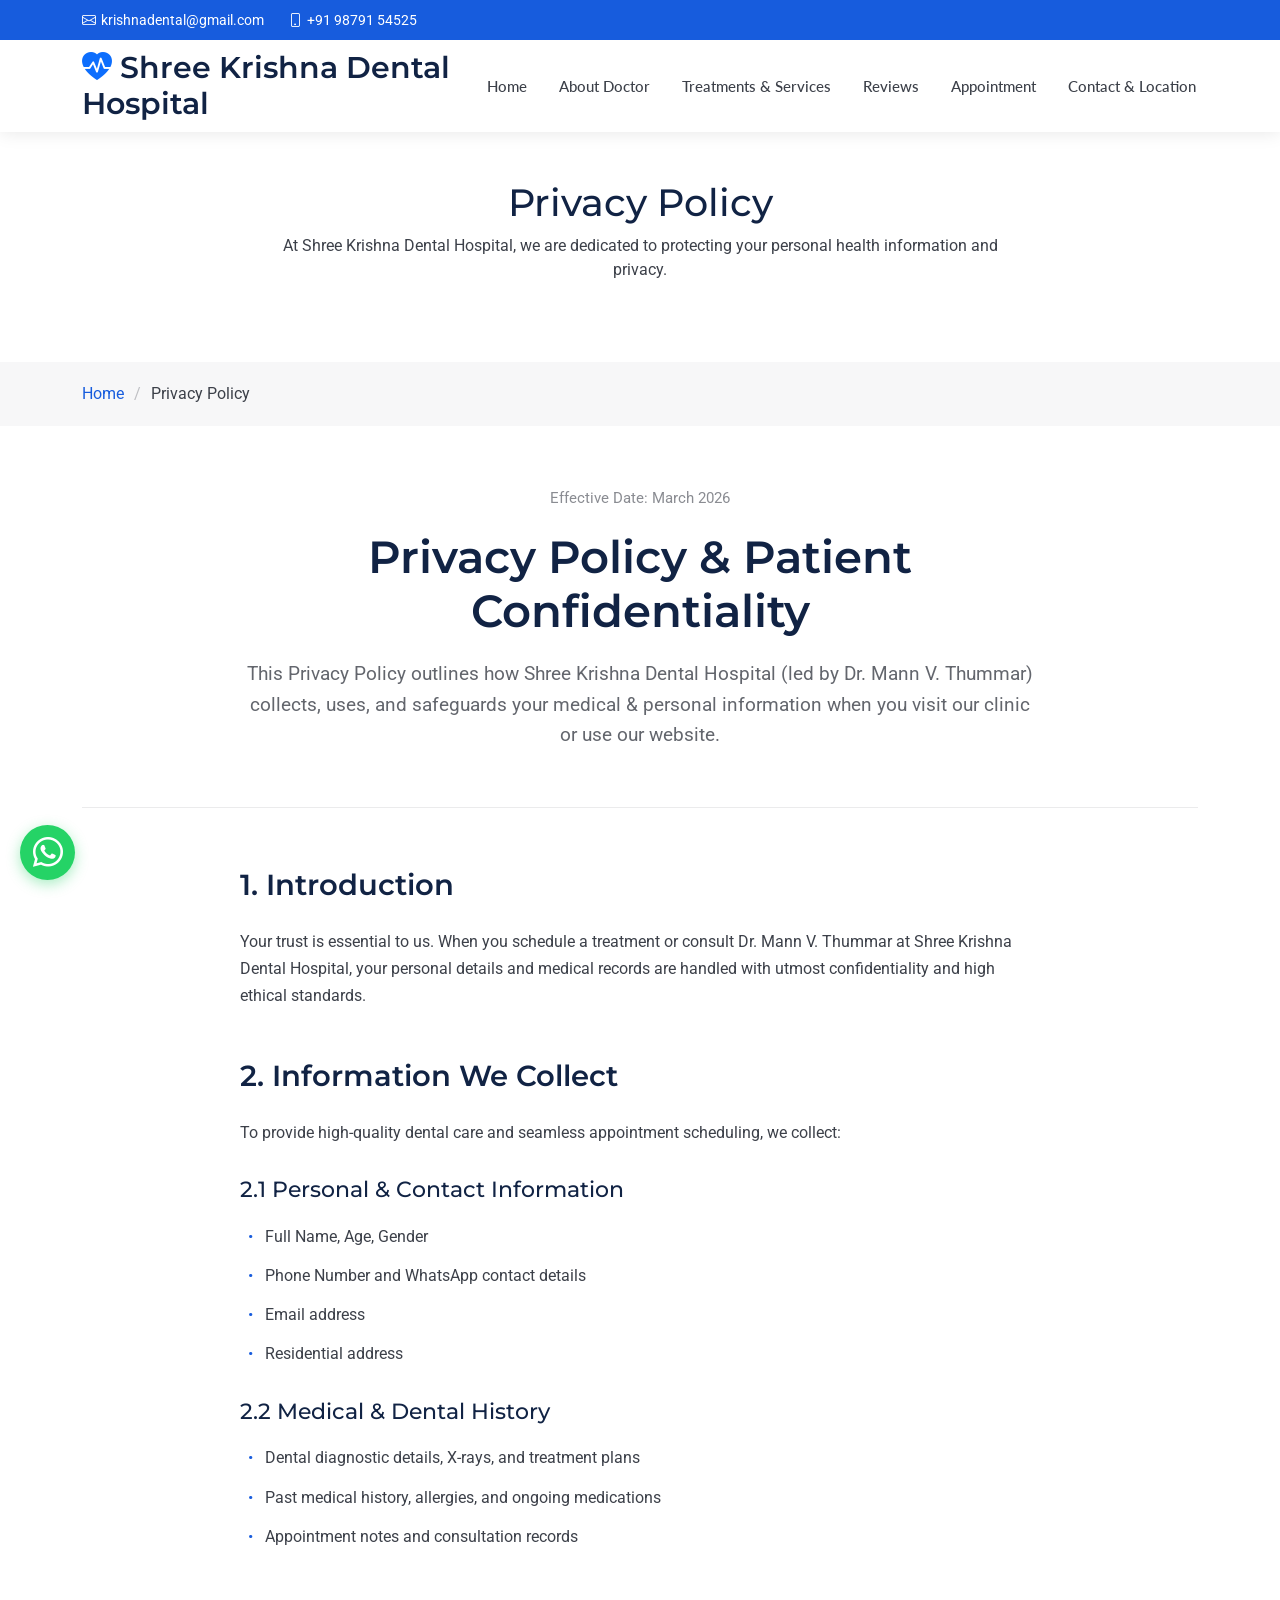
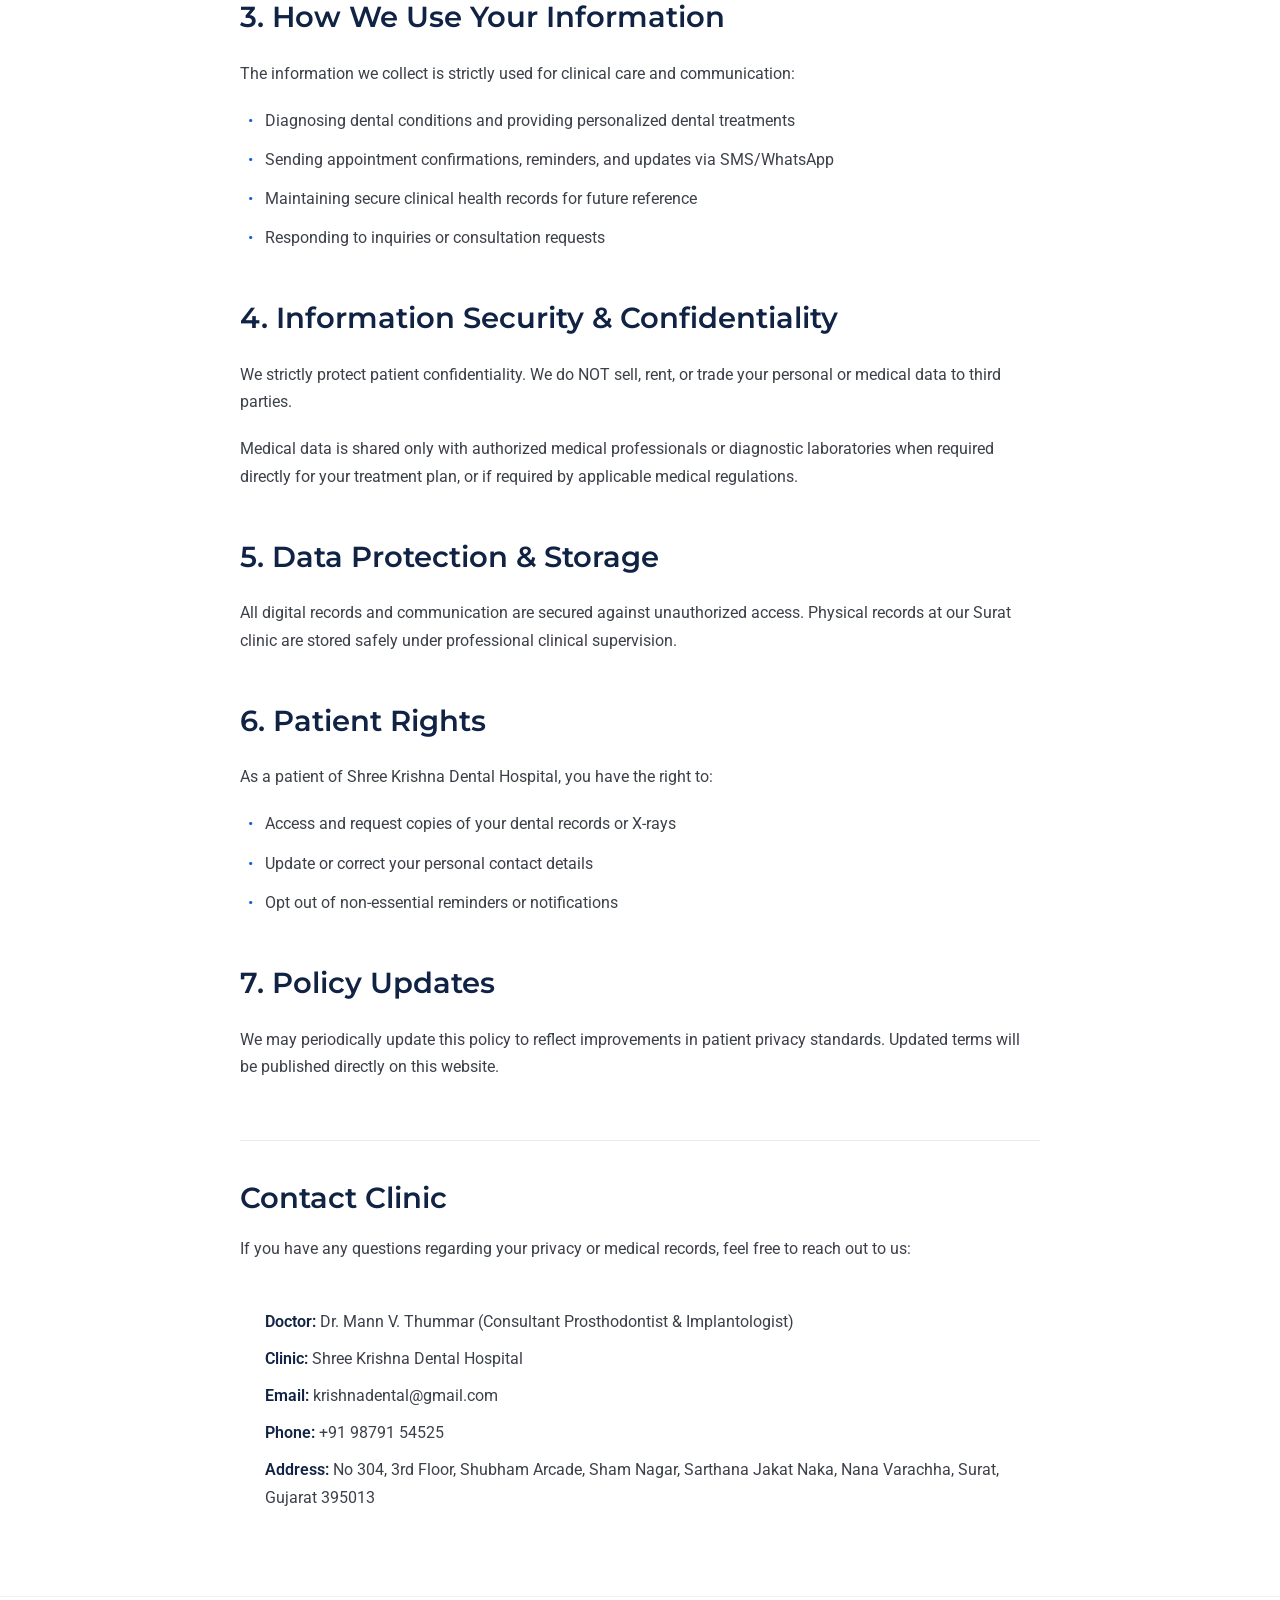
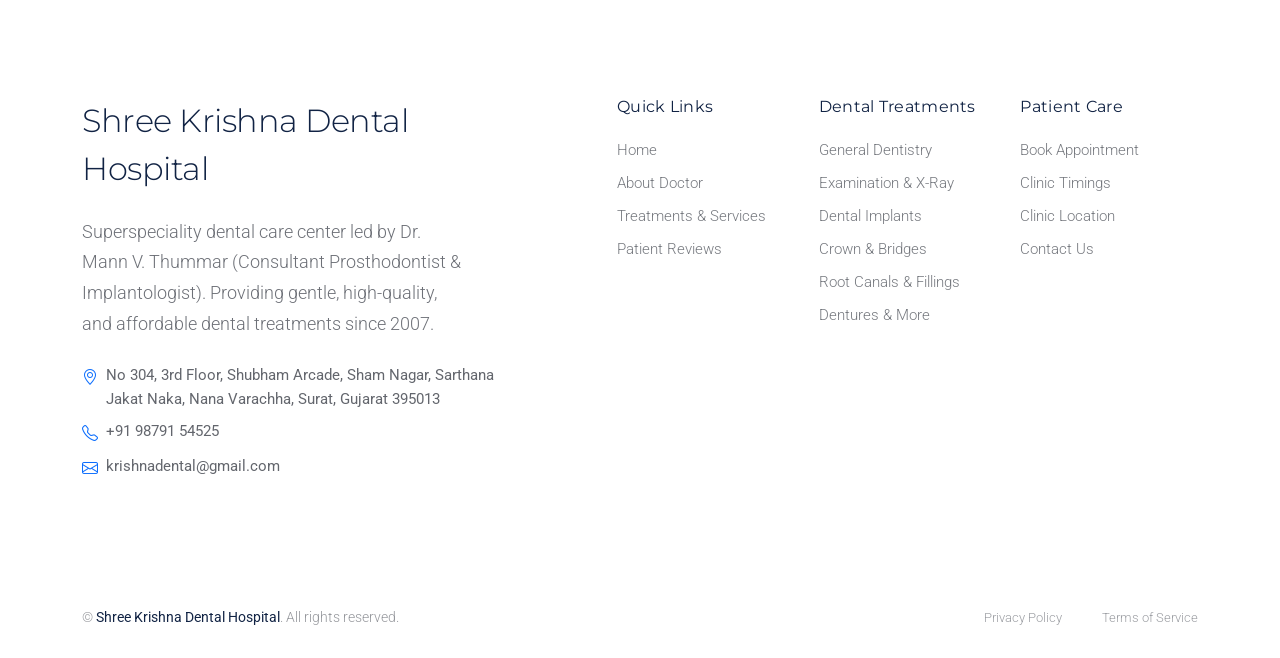
<file: privacy.html>
﻿<!DOCTYPE html>
<html lang="en">

<head>
  <meta charset="utf-8">
  <meta content="width=device-width, initial-scale=1.0" name="viewport">
    <title>Privacy Policy – Shree Krishna Dental Hospital</title>
  <meta name="description" content="Privacy Policy of Shree Krishna Dental Hospital, Surat. Learn how we collect, use and protect your personal information.">
  <meta name="keywords" content="Shree Krishna Dental Hospital privacy policy, dental clinic privacy, data protection dentist Surat">
  <link rel="canonical" href="https://shreekrishnadental.vercel.app/privacy.html">
  <meta name="robots" content="index, follow">
  <meta name="author" content="Shree Krishna Dental Hospital">
  <!-- Open Graph -->
  <meta property="og:type" content="website">
  <meta property="og:url" content="https://shreekrishnadental.vercel.app/privacy.html">
  <meta property="og:title" content="Privacy Policy – Shree Krishna Dental Hospital">
  <meta property="og:description" content="Privacy Policy of Shree Krishna Dental Hospital, Surat. Learn how we collect, use and protect your personal information.">
  <meta property="og:image" content="https://shreekrishnadental.vercel.app/assets/img/dr-mann-thummar.jpg">
  <meta property="og:site_name" content="Shree Krishna Dental Hospital">
  <meta property="og:locale" content="en_IN">
  <!-- Twitter Card -->
  <meta name="twitter:card" content="summary_large_image">
  <meta name="twitter:title" content="Privacy Policy – Shree Krishna Dental Hospital">
  <meta name="twitter:description" content="Privacy Policy of Shree Krishna Dental Hospital, Surat. Learn how we collect, use and protect your personal information.">
  <meta name="twitter:image" content="https://shreekrishnadental.vercel.app/assets/img/dr-mann-thummar.jpg">
  <meta name="robots" content="noindex, follow">

  <!-- Favicons -->
  <link rel="icon" type="image/x-icon" href="favicon.ico">
  <link rel="shortcut icon" href="favicon.ico">
  <link rel="icon" type="image/png" sizes="48x48" href="assets/img/favicon-48x48.png">
  <link rel="icon" type="image/png" sizes="96x96" href="assets/img/favicon-96x96.png">
  <link rel="icon" type="image/png" sizes="192x192" href="assets/img/favicon-192x192.png">
  <link rel="apple-touch-icon" sizes="180x180" href="assets/img/apple-touch-icon.png">
  <link rel="manifest" href="site.webmanifest">

  <!-- Fonts -->
  <link href="https://fonts.googleapis.com" rel="preconnect">
  <link href="https://fonts.gstatic.com" rel="preconnect" crossorigin>
  <link
    href="https://fonts.googleapis.com/css2?family=Roboto:ital,wght@0,100;0,300;0,400;0,500;0,700;0,900;1,100;1,300;1,400;1,500;1,700;1,900&family=Montserrat:ital,wght@0,100;0,200;0,300;0,400;0,500;0,600;0,700;0,800;0,900;1,100;1,200;1,300;1,400;1,500;1,600;1,700;1,800;1,900&family=Lato:ital,wght@0,100;0,300;0,400;0,700;0,900;1,100;1,300;1,400;1,700;1,900&display=swap"
    rel="stylesheet">

  <!-- Vendor CSS Files -->
  <link href="assets/vendor/bootstrap/css/bootstrap.min.css" rel="stylesheet">
  <link href="assets/vendor/bootstrap-icons/bootstrap-icons.css" rel="stylesheet">
  <link href="assets/vendor/aos/aos.css" rel="stylesheet">
  <link href="assets/vendor/glightbox/css/glightbox.min.css" rel="stylesheet">
  <link href="assets/vendor/fontawesome-free/css/all.min.css" rel="stylesheet">
  <link href="assets/vendor/swiper/swiper-bundle.min.css" rel="stylesheet">

  <!-- Main CSS File -->
  <link href="assets/css/main.css" rel="stylesheet">
</head>

<body class="privacy-page">

  <header id="header" class="header fixed-top">

    <div class="topbar d-flex align-items-center dark-background">
      <div class="container d-flex justify-content-center justify-content-md-between">
        <div class="contact-info d-flex align-items-center">
          <i class="bi bi-envelope d-flex align-items-center"><a
              href="mailto:krishnadental@gmail.com">krishnadental@gmail.com</a></i>
          <i class="bi bi-phone d-flex align-items-center ms-4"><span>+91 98791 54525</span></i>
        </div>
        
      </div>
    </div><!-- End Top Bar -->

    <div class="branding d-flex align-items-cente">

      <div class="container position-relative d-flex align-items-center justify-content-between">
        <a href="index.html" class="logo d-flex align-items-center">
          <h1 class="sitename"><i class="bi bi-heart-pulse-fill me-2 text-primary"></i>Shree Krishna Dental Hospital</h1>
        </a>

        <nav id="navmenu" class="navmenu">
          <ul>
            <li><a href="index.html">Home</a></li>
            <li><a href="about.html">About Doctor</a></li>
            <li><a href="services.html">Treatments & Services</a></li>
            <li><a href="testimonials.html">Reviews</a></li>
            <li><a href="appointment.html">Appointment</a></li>
            <li><a href="contact.html">Contact & Location</a></li>
          </ul>
          <i class="mobile-nav-toggle d-xl-none bi bi-list"></i>
        </nav>

      </div>

    </div>

  </header>

  <main class="main">

    <!-- Page Title -->
    <div class="page-title">
      <div class="heading">
        <div class="container">
          <div class="row d-flex justify-content-center text-center">
            <div class="col-lg-8">
              <h1 class="heading-title">Privacy Policy</h1>
              <p class="mb-0">
                At Shree Krishna Dental Hospital, we are dedicated to protecting your personal health information and privacy.
              </p>
            </div>
          </div>
        </div>
      </div>
      <nav class="breadcrumbs">
        <div class="container">
          <ol>
            <li><a href="index.html">Home</a></li>
            <li class="current">Privacy Policy</li>
          </ol>
        </div>
      </nav>
    </div><!-- End Page Title -->

    <!-- Privacy Section -->
    <section id="privacy" class="privacy section">

      <div class="container" data-aos="fade-up">
        <!-- Header -->
        <div class="privacy-header" data-aos="fade-up">
          <div class="header-content">
            <div class="last-updated">Effective Date: March 2026</div>
            <h1>Privacy Policy & Patient Confidentiality</h1>
            <p class="intro-text">This Privacy Policy outlines how Shree Krishna Dental Hospital (led by Dr. Mann V. Thummar) collects, uses, and safeguards your medical & personal information when you visit our clinic or use our website.
            </p>
          </div>
        </div>

        <!-- Main Content -->
        <div class="privacy-content" data-aos="fade-up">
          <!-- Introduction -->
          <div class="content-section">
            <h2>1. Introduction</h2>
            <p>Your trust is essential to us. When you schedule a treatment or consult Dr. Mann V. Thummar at Shree Krishna Dental Hospital, your personal details and medical records are handled with utmost confidentiality and high ethical standards.</p>
          </div>

          <!-- Information Collection -->
          <div class="content-section">
            <h2>2. Information We Collect</h2>
            <p>To provide high-quality dental care and seamless appointment scheduling, we collect:</p>

            <h3>2.1 Personal & Contact Information</h3>
            <ul>
              <li>Full Name, Age, Gender</li>
              <li>Phone Number and WhatsApp contact details</li>
              <li>Email address</li>
              <li>Residential address</li>
            </ul>

            <h3>2.2 Medical & Dental History</h3>
            <ul>
              <li>Dental diagnostic details, X-rays, and treatment plans</li>
              <li>Past medical history, allergies, and ongoing medications</li>
              <li>Appointment notes and consultation records</li>
            </ul>
          </div>

          <!-- Use of Information -->
          <div class="content-section">
            <h2>3. How We Use Your Information</h2>
            <p>The information we collect is strictly used for clinical care and communication:</p>
            <ul>
              <li>Diagnosing dental conditions and providing personalized dental treatments</li>
              <li>Sending appointment confirmations, reminders, and updates via SMS/WhatsApp</li>
              <li>Maintaining secure clinical health records for future reference</li>
              <li>Responding to inquiries or consultation requests</li>
            </ul>
          </div>

          <!-- Information Sharing -->
          <div class="content-section">
            <h2>4. Information Security & Confidentiality</h2>
            <p>We strictly protect patient confidentiality. We do NOT sell, rent, or trade your personal or medical data to third parties.</p>
            <p>Medical data is shared only with authorized medical professionals or diagnostic laboratories when required directly for your treatment plan, or if required by applicable medical regulations.</p>
          </div>

          <!-- Data Protection -->
          <div class="content-section">
            <h2>5. Data Protection & Storage</h2>
            <p>All digital records and communication are secured against unauthorized access. Physical records at our Surat clinic are stored safely under professional clinical supervision.</p>
          </div>

          <!-- Your Rights -->
          <div class="content-section">
            <h2>6. Patient Rights</h2>
            <p>As a patient of Shree Krishna Dental Hospital, you have the right to:</p>
            <ul>
              <li>Access and request copies of your dental records or X-rays</li>
              <li>Update or correct your personal contact details</li>
              <li>Opt out of non-essential reminders or notifications</li>
            </ul>
          </div>

          <!-- Policy Updates -->
          <div class="content-section">
            <h2>7. Policy Updates</h2>
            <p>We may periodically update this policy to reflect improvements in patient privacy standards. Updated terms will be published directly on this website.</p>
          </div>
        </div>

        <!-- Contact Section -->
        <div class="privacy-contact" data-aos="fade-up">
          <h2>Contact Clinic</h2>
          <p>If you have any questions regarding your privacy or medical records, feel free to reach out to us:</p>
          <div class="contact-details">
            <p><strong>Doctor:</strong> Dr. Mann V. Thummar (Consultant Prosthodontist & Implantologist)</p>
            <p><strong>Clinic:</strong> Shree Krishna Dental Hospital</p>
            <p><strong>Email:</strong> krishnadental@gmail.com</p>
            <p><strong>Phone:</strong> +91 98791 54525</p>
            <p><strong>Address:</strong> No 304, 3rd Floor, Shubham Arcade, Sham Nagar, Sarthana Jakat Naka, Nana Varachha, Surat, Gujarat 395013</p>
          </div>
        </div>

      </div>

    </section><!-- /Privacy Section -->

  </main>

  <footer id="footer" class="footer-16 footer position-relative">

    <div class="container">

      <div class="footer-main" data-aos="fade-up" data-aos-delay="100">
        <div class="row align-items-start">

          <div class="col-lg-5">
            <div class="brand-section">
              <a href="index.html" class="logo d-flex align-items-center mb-4">
                <span class="sitename">Shree Krishna Dental Hospital</span>
              </a>
              <p class="brand-description">Superspeciality dental care center led by Dr. Mann V. Thummar (Consultant Prosthodontist & Implantologist). Providing gentle, high-quality, and affordable dental treatments since 2007.</p>

              <div class="contact-info mt-4">
                <div class="contact-item mb-2">
                  <i class="bi bi-geo-alt me-2 text-primary"></i>
                  <span>No 304, 3rd Floor, Shubham Arcade, Sham Nagar, Sarthana Jakat Naka, Nana Varachha, Surat, Gujarat 395013</span>
                </div>
                <div class="contact-item mb-2">
                  <i class="bi bi-telephone me-2 text-primary"></i>
                  <span>+91 98791 54525</span>
                </div>
                <div class="contact-item">
                  <i class="bi bi-envelope me-2 text-primary"></i>
                  <span>krishnadental@gmail.com</span>
                </div>
              </div>
            </div>
          </div>

          <div class="col-lg-7">
            <div class="footer-nav-wrapper">
              <div class="row">

                <div class="col-6 col-lg-4">
                  <div class="nav-column">
                    <h6>Quick Links</h6>
                    <nav class="footer-nav">
                      <a href="index.html">Home</a>
                      <a href="about.html">About Doctor</a>
                      <a href="services.html">Treatments & Services</a>
                      <a href="testimonials.html">Patient Reviews</a>
                    </nav>
                  </div>
                </div>

                <div class="col-6 col-lg-4">
                  <div class="nav-column">
                    <h6>Dental Treatments</h6>
                    <nav class="footer-nav">
                      <a href="services.html">General Dentistry</a>
                      <a href="services.html">Examination & X-Ray</a>
                      <a href="services.html">Dental Implants</a>
                      <a href="services.html">Crown & Bridges</a>
                      <a href="services.html">Root Canals & Fillings</a>
                      <a href="services.html">Dentures & More</a>
                    </nav>
                  </div>
                </div>

                <div class="col-6 col-lg-4">
                  <div class="nav-column">
                    <h6>Patient Care</h6>
                    <nav class="footer-nav">
                      <a href="appointment.html">Book Appointment</a>
                      <a href="contact.html">Clinic Timings</a>
                      <a href="contact.html">Clinic Location</a>
                      <a href="contact.html">Contact Us</a>
                    </nav>
                  </div>
                </div>

              </div>
            </div>
          </div>

        </div>
      </div>

    </div>

    <div class="footer-bottom">
      <div class="container">
        <div class="bottom-content" data-aos="fade-up" data-aos-delay="300">
          <div class="row align-items-center">

            <div class="col-lg-6">
              <div class="copyright">
                <p>© <span class="sitename">Shree Krishna Dental Hospital</span>. All rights reserved.</p>
              </div>
            </div>

            <div class="col-lg-6 text-lg-end">
              <div class="legal-links">
                <a href="privacy.html">Privacy Policy</a>
                <a href="terms.html" class="ms-3">Terms of Service</a>
              </div>
            </div>

          </div>
        </div>
      </div>
    </div>

  </footer>

    <!-- Floating WhatsApp Button -->
  <a href="https://wa.me/919879154525?text=Hello%20Doctor,%20I%20want%20to%20book%20a%20dental%20appointment" target="_blank" class="whatsapp-btn" title="Chat on WhatsApp">
    <i class="bi bi-whatsapp"></i>
  </a>

  <!-- Scroll Top -->
  <a href="#!" id="scroll-top" class="scroll-top d-flex align-items-center justify-content-center"><i
      class="bi bi-arrow-up-short"></i></a>

  <!-- Preloader -->
  <div id="preloader"></div>

  <!-- Vendor JS Files -->
  <script src="assets/vendor/bootstrap/js/bootstrap.bundle.min.js"></script>
  <script src="assets/vendor/aos/aos.js"></script>
  <script src="assets/vendor/glightbox/js/glightbox.min.js"></script>
  <script src="assets/vendor/purecounter/purecounter_vanilla.js"></script>
  <script src="assets/vendor/swiper/swiper-bundle.min.js"></script>

    <!-- Main JS File -->
  <script src="assets/js/main.js"></script>
  <!-- WhatsApp Form Submission JS -->
  <script src="assets/js/whatsapp-forms.js"></script>

</body>

</html>
</file>
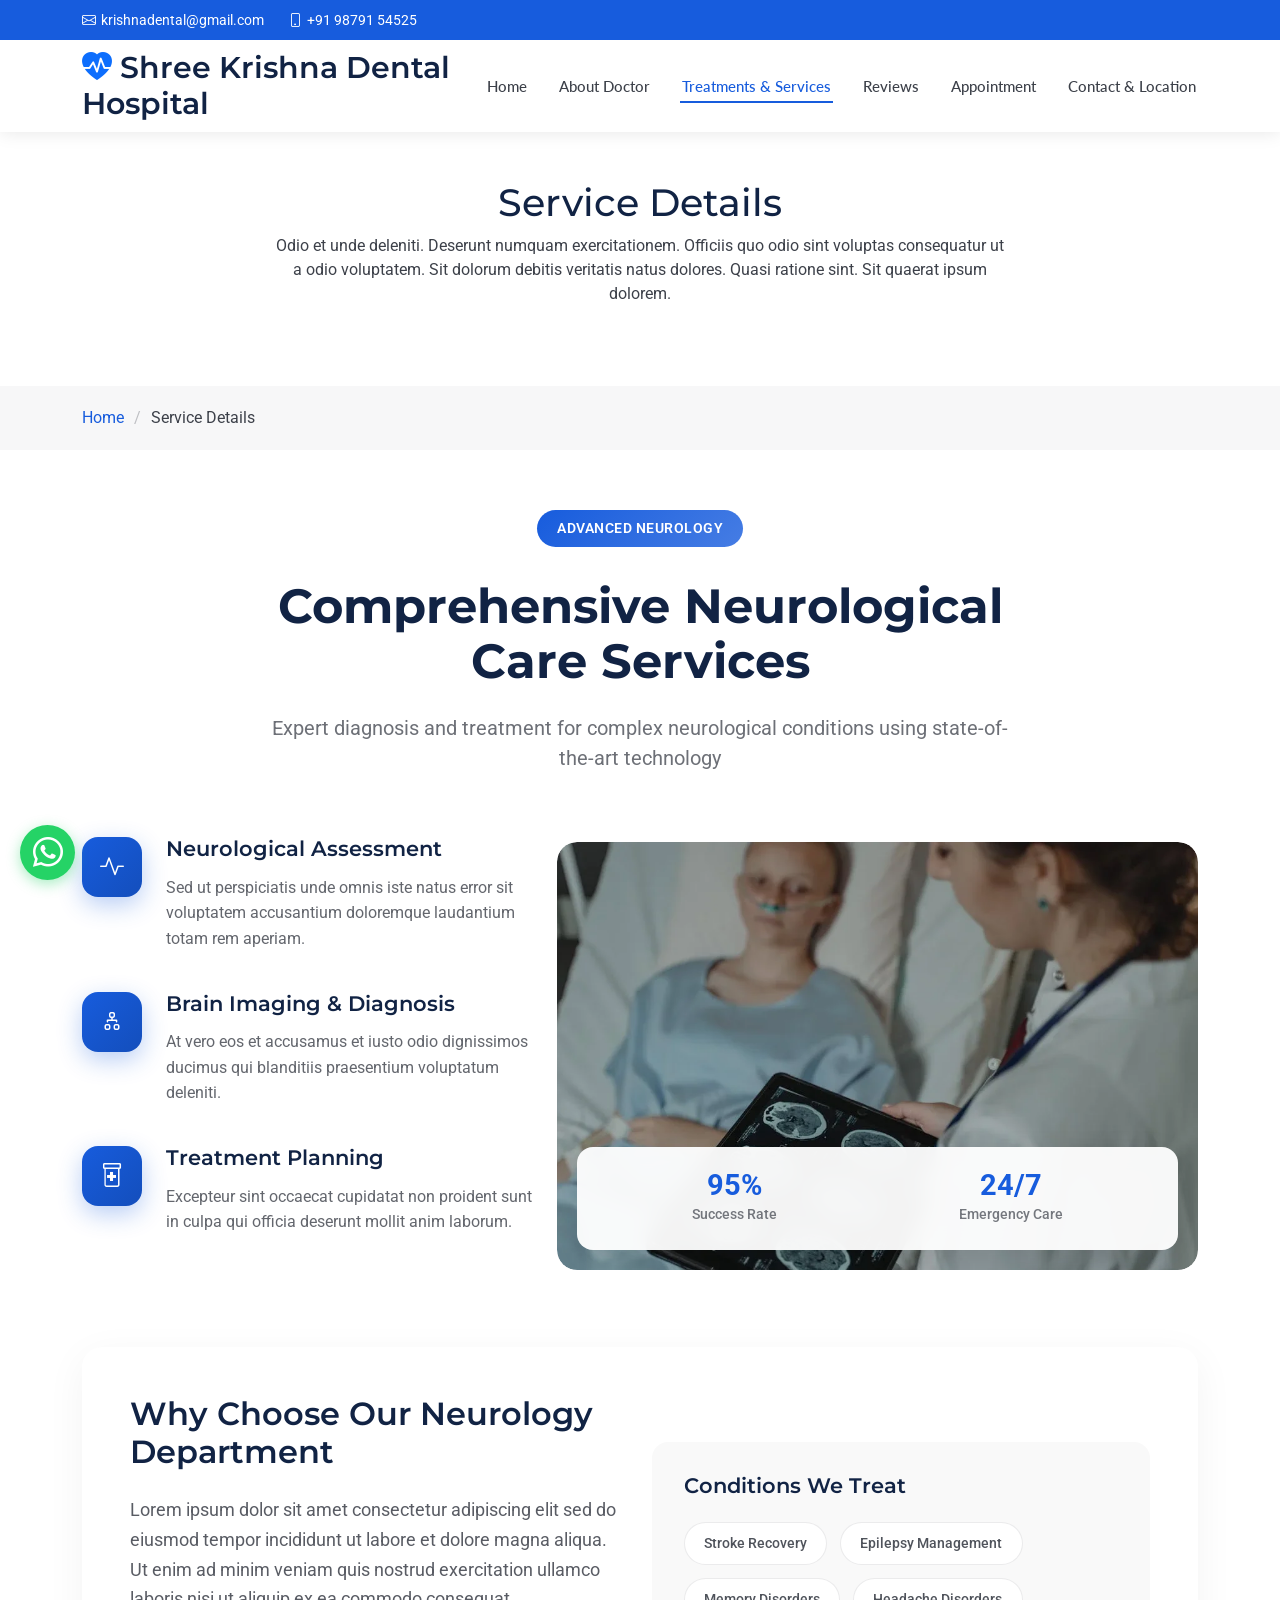
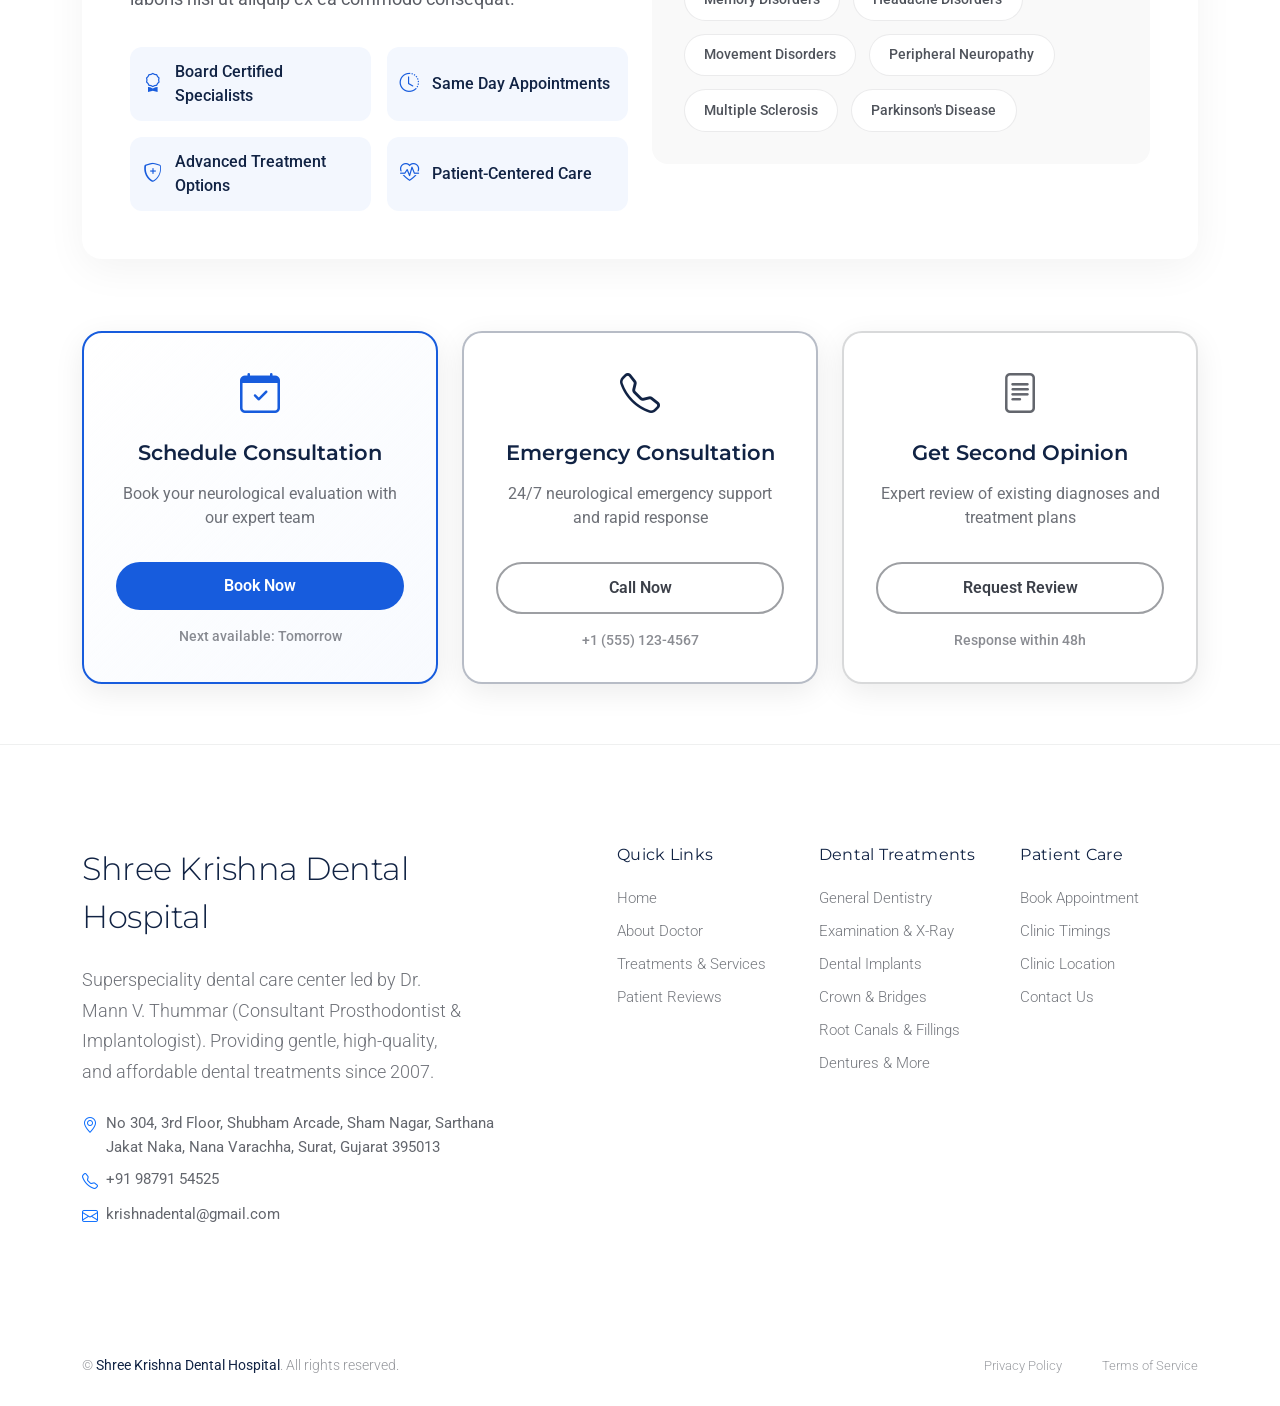
<file: service-details.html>
﻿<!DOCTYPE html>
<html lang="en">

<head>
  <meta charset="utf-8">
  <meta content="width=device-width, initial-scale=1.0" name="viewport">
    <title>Dental Implants & Full Mouth Rehabilitation – Surat | Shree Krishna Dental</title>
  <meta name="description" content="Expert dental implant treatment and full mouth rehabilitation in Surat by Dr. Mann V. Thummar. Using Osstem Implant System with digital workflow. Shree Krishna Dental Hospital, Sarthana.">
  <meta name="keywords" content="dental implants Surat, Osstem implants Surat, full mouth rehab Surat, implant specialist Surat, implant dentist Sarthana, dental implant cost Surat">
  <link rel="canonical" href="https://shreekrishnadental.vercel.app/service-details.html">
  <meta name="robots" content="index, follow">
  <meta name="author" content="Shree Krishna Dental Hospital">
  <!-- Open Graph -->
  <meta property="og:type" content="website">
  <meta property="og:url" content="https://shreekrishnadental.vercel.app/service-details.html">
  <meta property="og:title" content="Dental Implants & Full Mouth Rehabilitation – Surat | Shree Krishna Dental">
  <meta property="og:description" content="Expert dental implant treatment and full mouth rehabilitation in Surat by Dr. Mann V. Thummar. Using Osstem Implant System with digital workflow. Shree Krishna Dental Hospital, Sarthana.">
  <meta property="og:image" content="https://shreekrishnadental.vercel.app/assets/img/dr-mann-thummar.jpg">
  <meta property="og:site_name" content="Shree Krishna Dental Hospital">
  <meta property="og:locale" content="en_IN">
  <!-- Twitter Card -->
  <meta name="twitter:card" content="summary_large_image">
  <meta name="twitter:title" content="Dental Implants & Full Mouth Rehabilitation – Surat | Shree Krishna Dental">
  <meta name="twitter:description" content="Expert dental implant treatment and full mouth rehabilitation in Surat by Dr. Mann V. Thummar. Using Osstem Implant System with digital workflow. Shree Krishna Dental Hospital, Sarthana.">
  <meta name="twitter:image" content="https://shreekrishnadental.vercel.app/assets/img/dr-mann-thummar.jpg">

  <!-- Favicons -->
  <link rel="icon" type="image/x-icon" href="favicon.ico">
  <link rel="shortcut icon" href="favicon.ico">
  <link rel="icon" type="image/png" sizes="48x48" href="assets/img/favicon-48x48.png">
  <link rel="icon" type="image/png" sizes="96x96" href="assets/img/favicon-96x96.png">
  <link rel="icon" type="image/png" sizes="192x192" href="assets/img/favicon-192x192.png">
  <link rel="apple-touch-icon" sizes="180x180" href="assets/img/apple-touch-icon.png">
  <link rel="manifest" href="site.webmanifest">

  <!-- Fonts -->
  <link href="https://fonts.googleapis.com" rel="preconnect">
  <link href="https://fonts.gstatic.com" rel="preconnect" crossorigin>
  <link
    href="https://fonts.googleapis.com/css2?family=Roboto:ital,wght@0,100;0,300;0,400;0,500;0,700;0,900;1,100;1,300;1,400;1,500;1,700;1,900&family=Montserrat:ital,wght@0,100;0,200;0,300;0,400;0,500;0,600;0,700;0,800;0,900;1,100;1,200;1,300;1,400;1,500;1,600;1,700;1,800;1,900&family=Lato:ital,wght@0,100;0,300;0,400;0,700;0,900;1,100;1,300;1,400;1,700;1,900&display=swap"
    rel="stylesheet">

  <!-- Vendor CSS Files -->
  <link href="assets/vendor/bootstrap/css/bootstrap.min.css" rel="stylesheet">
  <link href="assets/vendor/bootstrap-icons/bootstrap-icons.css" rel="stylesheet">
  <link href="assets/vendor/aos/aos.css" rel="stylesheet">
  <link href="assets/vendor/glightbox/css/glightbox.min.css" rel="stylesheet">
  <link href="assets/vendor/fontawesome-free/css/all.min.css" rel="stylesheet">
  <link href="assets/vendor/swiper/swiper-bundle.min.css" rel="stylesheet">

  <!-- Main CSS File -->
  <link href="assets/css/main.css" rel="stylesheet">

  <!-- =======================================================
  * Template Name: Clinic
  * Template URL: https://bootstrapmade.com/clinic-bootstrap-template/
  * Updated: Jul 23 2025 with Bootstrap v5.3.7
  * Author: BootstrapMade.com
  * License: https://bootstrapmade.com/license/
  ======================================================== -->
</head>

<body class="service-details-page">

  <header id="header" class="header fixed-top">

    <div class="topbar d-flex align-items-center dark-background">
      <div class="container d-flex justify-content-center justify-content-md-between">
        <div class="contact-info d-flex align-items-center">
          <i class="bi bi-envelope d-flex align-items-center"><a
              href="mailto:krishnadental@gmail.com">krishnadental@gmail.com</a></i>
          <i class="bi bi-phone d-flex align-items-center ms-4"><span>+91 98791 54525</span></i>
        </div>
        
      </div>
    </div><!-- End Top Bar -->

    <div class="branding d-flex align-items-cente">

      <div class="container position-relative d-flex align-items-center justify-content-between">
        <a href="index.html" class="logo d-flex align-items-center">
          <!-- Uncomment the line below if you also wish to use an image logo -->
          <!-- <img src="assets/img/logo.webp" alt=""> -->
          <h1 class="sitename"><i class="bi bi-heart-pulse-fill me-2 text-primary"></i>Shree Krishna Dental Hospital</h1>
        </a>

        <nav id="navmenu" class="navmenu">
          <ul>
            <li><a href="index.html">Home</a></li>
            <li><a href="about.html">About Doctor</a></li>
            <li><a href="services.html" class="active">Treatments & Services</a></li>
            <li><a href="testimonials.html">Reviews</a></li>
            <li><a href="appointment.html">Appointment</a></li>
            <li><a href="contact.html">Contact & Location</a></li>
          </ul>
          <i class="mobile-nav-toggle d-xl-none bi bi-list"></i>
        </nav>

      </div>

    </div>

  </header>

  <main class="main">

    <!-- Page Title -->
    <div class="page-title">
      <div class="heading">
        <div class="container">
          <div class="row d-flex justify-content-center text-center">
            <div class="col-lg-8">
              <h1 class="heading-title">Service Details</h1>
              <p class="mb-0">
                Odio et unde deleniti. Deserunt numquam exercitationem. Officiis quo
                odio sint voluptas consequatur ut a odio voluptatem. Sit dolorum
                debitis veritatis natus dolores. Quasi ratione sint. Sit quaerat
                ipsum dolorem.
              </p>
            </div>
          </div>
        </div>
      </div>
      <nav class="breadcrumbs">
        <div class="container">
          <ol>
            <li><a href="index.html">Home</a></li>
            <li class="current">Service Details</li>
          </ol>
        </div>
      </nav>
    </div><!-- End Page Title -->

    <!-- Service Details 2 Section -->
    <section id="service-details-2" class="service-details-2 section">

      <div class="container" data-aos="fade-up" data-aos-delay="100">

        <div class="row">

          <div class="col-lg-8 mx-auto text-center mb-5" data-aos="fade-up" data-aos-delay="150">
            <div class="service-header">
              <div class="service-category">
                <span>Advanced Neurology</span>
              </div>
              <h2>Comprehensive Neurological Care Services</h2>
              <p class="lead">Expert diagnosis and treatment for complex neurological conditions using state-of-the-art
                technology</p>
            </div>
          </div>

        </div>

        <div class="row gy-4 align-items-center">

          <div class="col-lg-5" data-aos="fade-right" data-aos-delay="200">
            <div class="service-details">

              <div class="detail-item">
                <div class="icon-wrapper">
                  <i class="bi bi-activity"></i>
                </div>
                <div class="content">
                  <h4>Neurological Assessment</h4>
                  <p>Sed ut perspiciatis unde omnis iste natus error sit voluptatem accusantium doloremque laudantium
                    totam rem aperiam.</p>
                </div>
              </div>

              <div class="detail-item">
                <div class="icon-wrapper">
                  <i class="bi bi-diagram-2"></i>
                </div>
                <div class="content">
                  <h4>Brain Imaging &amp; Diagnosis</h4>
                  <p>At vero eos et accusamus et iusto odio dignissimos ducimus qui blanditiis praesentium voluptatum
                    deleniti.</p>
                </div>
              </div>

              <div class="detail-item">
                <div class="icon-wrapper">
                  <i class="bi bi-prescription2"></i>
                </div>
                <div class="content">
                  <h4>Treatment Planning</h4>
                  <p>Excepteur sint occaecat cupidatat non proident sunt in culpa qui officia deserunt mollit anim
                    laborum.</p>
                </div>
              </div>

            </div>
          </div>

          <div class="col-lg-7" data-aos="fade-left" data-aos-delay="300">
            <div class="service-visual">
              <img src="assets/img/health/neurology-2.webp" alt="Neurology Services" class="img-fluid">
              <div class="visual-overlay">
                <div class="stats-card">
                  <div class="stat">
                    <span class="number">95%</span>
                    <span class="label">Success Rate</span>
                  </div>
                  <div class="stat">
                    <span class="number">24/7</span>
                    <span class="label">Emergency Care</span>
                  </div>
                </div>
              </div>
            </div>
          </div>

        </div>

        <div class="row gy-4 mt-5">

          <div class="col-12" data-aos="fade-up" data-aos-delay="100">
            <div class="service-overview">
              <div class="row align-items-center">

                <div class="col-lg-6">
                  <h3>Why Choose Our Neurology Department</h3>
                  <p>Lorem ipsum dolor sit amet consectetur adipiscing elit sed do eiusmod tempor incididunt ut labore
                    et dolore magna aliqua. Ut enim ad minim veniam quis nostrud exercitation ullamco laboris nisi ut
                    aliquip ex ea commodo consequat.</p>

                  <div class="features-grid">
                    <div class="feature">
                      <i class="bi bi-award"></i>
                      <span>Board Certified Specialists</span>
                    </div>
                    <div class="feature">
                      <i class="bi bi-clock-history"></i>
                      <span>Same Day Appointments</span>
                    </div>
                    <div class="feature">
                      <i class="bi bi-shield-plus"></i>
                      <span>Advanced Treatment Options</span>
                    </div>
                    <div class="feature">
                      <i class="bi bi-heart-pulse"></i>
                      <span>Patient-Centered Care</span>
                    </div>
                  </div>
                </div>

                <div class="col-lg-6">
                  <div class="treatment-areas">
                    <h4>Conditions We Treat</h4>
                    <div class="condition-tags">
                      <span class="tag">Stroke Recovery</span>
                      <span class="tag">Epilepsy Management</span>
                      <span class="tag">Memory Disorders</span>
                      <span class="tag">Headache Disorders</span>
                      <span class="tag">Movement Disorders</span>
                      <span class="tag">Peripheral Neuropathy</span>
                      <span class="tag">Multiple Sclerosis</span>
                      <span class="tag">Parkinson's Disease</span>
                    </div>
                  </div>
                </div>

              </div>
            </div>
          </div>

        </div>

        <div class="row gy-4 mt-5">

          <div class="col-lg-4" data-aos="zoom-in" data-aos-delay="100">
            <div class="action-card primary">
              <div class="card-header">
                <i class="bi bi-calendar-check"></i>
                <h4>Schedule Consultation</h4>
              </div>
              <p>Book your neurological evaluation with our expert team</p>
              <div class="card-footer">
                <a href="#!" class="btn-action">Book Now</a>
                <span class="availability">Next available: Tomorrow</span>
              </div>
            </div>
          </div>

          <div class="col-lg-4" data-aos="zoom-in" data-aos-delay="200">
            <div class="action-card secondary">
              <div class="card-header">
                <i class="bi bi-telephone"></i>
                <h4>Emergency Consultation</h4>
              </div>
              <p>24/7 neurological emergency support and rapid response</p>
              <div class="card-footer">
                <a href="tel:+15551234567" class="btn-action">Call Now</a>
                <span class="availability">+1 (555) 123-4567</span>
              </div>
            </div>
          </div>

          <div class="col-lg-4" data-aos="zoom-in" data-aos-delay="300">
            <div class="action-card tertiary">
              <div class="card-header">
                <i class="bi bi-file-text"></i>
                <h4>Get Second Opinion</h4>
              </div>
              <p>Expert review of existing diagnoses and treatment plans</p>
              <div class="card-footer">
                <a href="#!" class="btn-action">Request Review</a>
                <span class="availability">Response within 48h</span>
              </div>
            </div>
          </div>

        </div>

      </div>

    </section><!-- /Service Details 2 Section -->

  </main>

  <footer id="footer" class="footer-16 footer position-relative">

    <div class="container">

      <div class="footer-main" data-aos="fade-up" data-aos-delay="100">
        <div class="row align-items-start">

          <div class="col-lg-5">
            <div class="brand-section">
              <a href="index.html" class="logo d-flex align-items-center mb-4">
                <span class="sitename">Shree Krishna Dental Hospital</span>
              </a>
              <p class="brand-description">Superspeciality dental care center led by Dr. Mann V. Thummar (Consultant Prosthodontist & Implantologist). Providing gentle, high-quality, and affordable dental treatments since 2007.</p>

              <div class="contact-info mt-4">
                <div class="contact-item mb-2">
                  <i class="bi bi-geo-alt me-2 text-primary"></i>
                  <span>No 304, 3rd Floor, Shubham Arcade, Sham Nagar, Sarthana Jakat Naka, Nana Varachha, Surat, Gujarat 395013</span>
                </div>
                <div class="contact-item mb-2">
                  <i class="bi bi-telephone me-2 text-primary"></i>
                  <span>+91 98791 54525</span>
                </div>
                <div class="contact-item">
                  <i class="bi bi-envelope me-2 text-primary"></i>
                  <span>krishnadental@gmail.com</span>
                </div>
              </div>
            </div>
          </div>

          <div class="col-lg-7">
            <div class="footer-nav-wrapper">
              <div class="row">

                <div class="col-6 col-lg-4">
                  <div class="nav-column">
                    <h6>Quick Links</h6>
                    <nav class="footer-nav">
                      <a href="index.html">Home</a>
                      <a href="about.html">About Doctor</a>
                      <a href="services.html">Treatments & Services</a>
                      <a href="testimonials.html">Patient Reviews</a>
                    </nav>
                  </div>
                </div>

                <div class="col-6 col-lg-4">
                  <div class="nav-column">
                    <h6>Dental Treatments</h6>
                    <nav class="footer-nav">
                      <a href="services.html">General Dentistry</a>
                      <a href="services.html">Examination & X-Ray</a>
                      <a href="services.html">Dental Implants</a>
                      <a href="services.html">Crown & Bridges</a>
                      <a href="services.html">Root Canals & Fillings</a>
                      <a href="services.html">Dentures & More</a>
                    </nav>
                  </div>
                </div>

                <div class="col-6 col-lg-4">
                  <div class="nav-column">
                    <h6>Patient Care</h6>
                    <nav class="footer-nav">
                      <a href="appointment.html">Book Appointment</a>
                      <a href="contact.html">Clinic Timings</a>
                      <a href="contact.html">Clinic Location</a>
                      <a href="contact.html">Contact Us</a>
                    </nav>
                  </div>
                </div>

              </div>
            </div>
          </div>

        </div>
      </div>

    </div>

    <div class="footer-bottom">
      <div class="container">
        <div class="bottom-content" data-aos="fade-up" data-aos-delay="300">
          <div class="row align-items-center">

            <div class="col-lg-6">
              <div class="copyright">
                <p>© <span class="sitename">Shree Krishna Dental Hospital</span>. All rights reserved.</p>
              </div>
            </div>

            <div class="col-lg-6 text-lg-end">
              <div class="legal-links">
                <a href="privacy.html">Privacy Policy</a>
                <a href="terms.html" class="ms-3">Terms of Service</a>
              </div>
            </div>

          </div>
        </div>
      </div>
    </div>

  </footer>

    <!-- Floating WhatsApp Button -->
  <a href="https://wa.me/919879154525?text=Hello%20Doctor,%20I%20want%20to%20book%20a%20dental%20appointment" target="_blank" class="whatsapp-btn" title="Chat on WhatsApp">
    <i class="bi bi-whatsapp"></i>
  </a>

  <!-- Scroll Top -->
  <a href="#!" id="scroll-top" class="scroll-top d-flex align-items-center justify-content-center"><i
      class="bi bi-arrow-up-short"></i></a>

  <!-- Preloader -->
  <div id="preloader"></div>

  <!-- Vendor JS Files -->
  <script src="assets/vendor/bootstrap/js/bootstrap.bundle.min.js"></script>
  <script src="assets/vendor/aos/aos.js"></script>
  <script src="assets/vendor/glightbox/js/glightbox.min.js"></script>
  <script src="assets/vendor/purecounter/purecounter_vanilla.js"></script>
  <script src="assets/vendor/swiper/swiper-bundle.min.js"></script>

    <!-- Main JS File -->
  <script src="assets/js/main.js"></script>
  <!-- WhatsApp Form Submission JS -->
  <script src="assets/js/whatsapp-forms.js"></script>

</body>

</html>
</file>
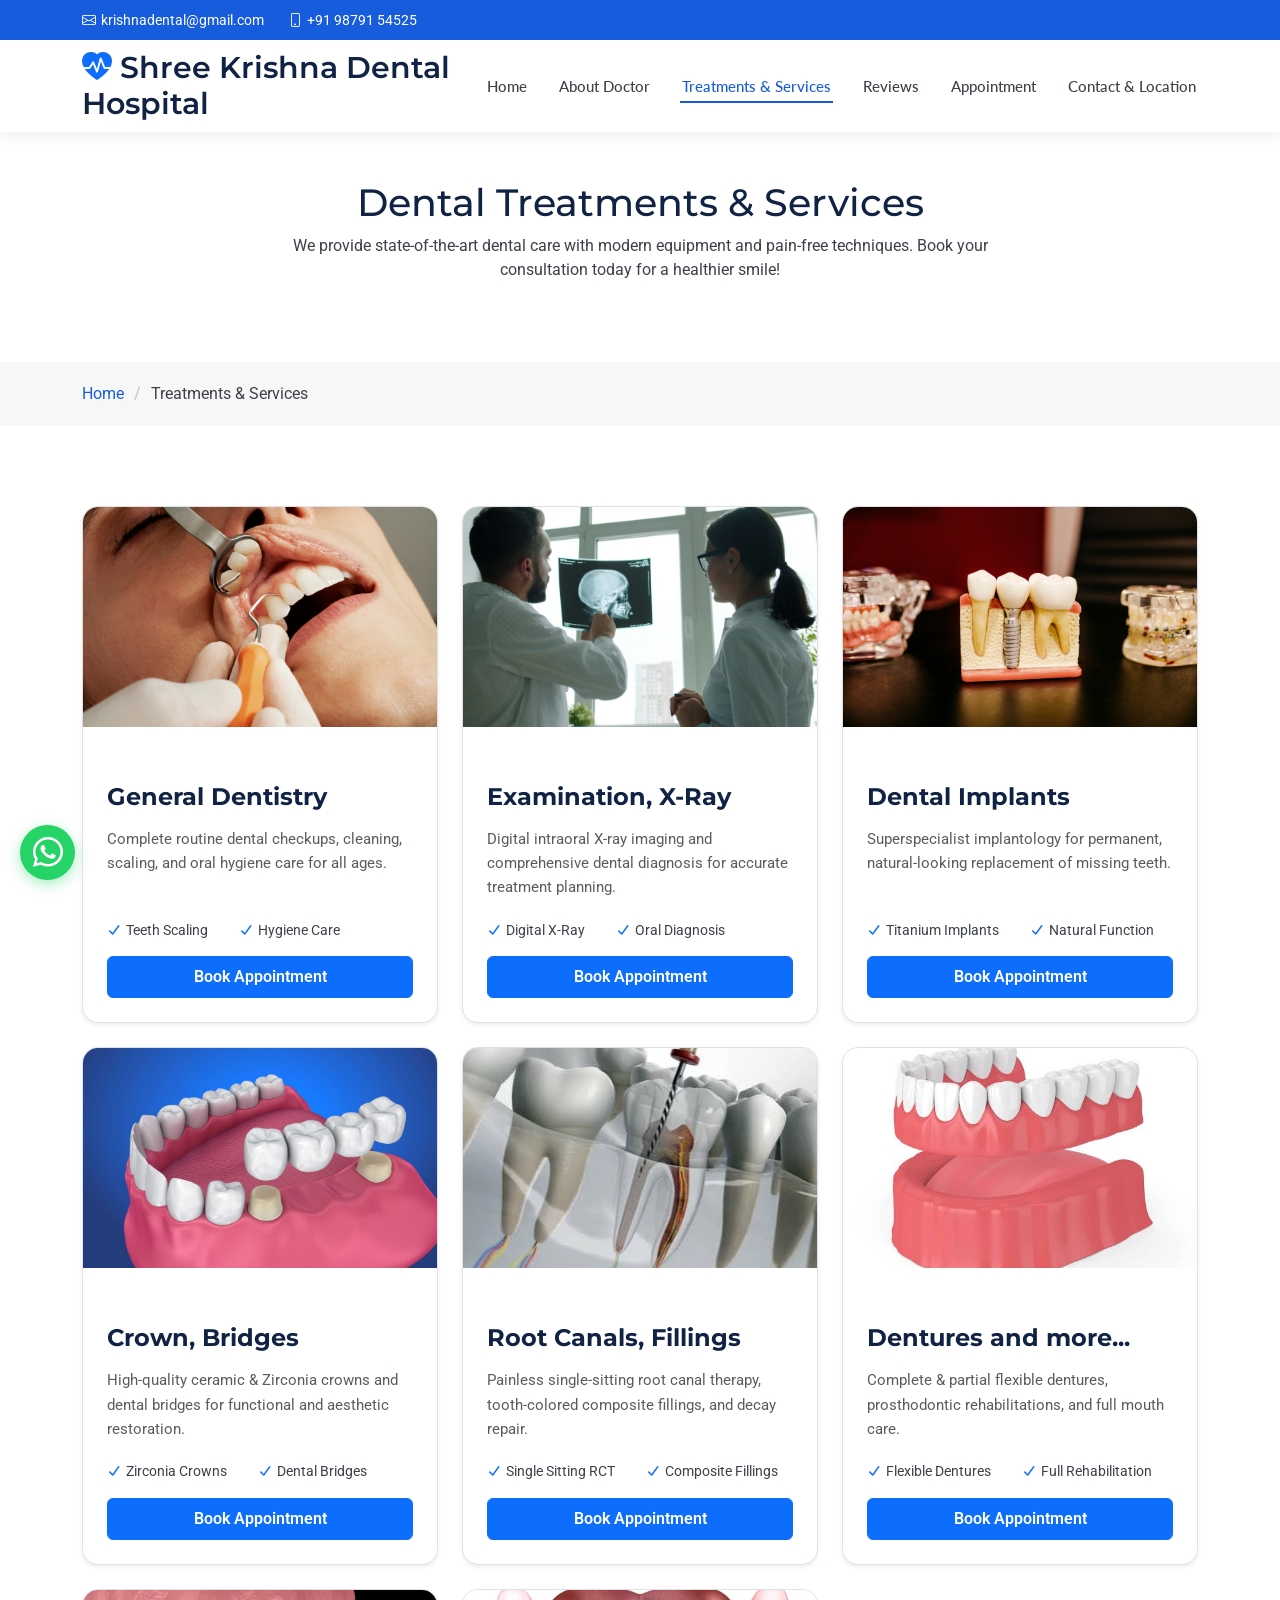
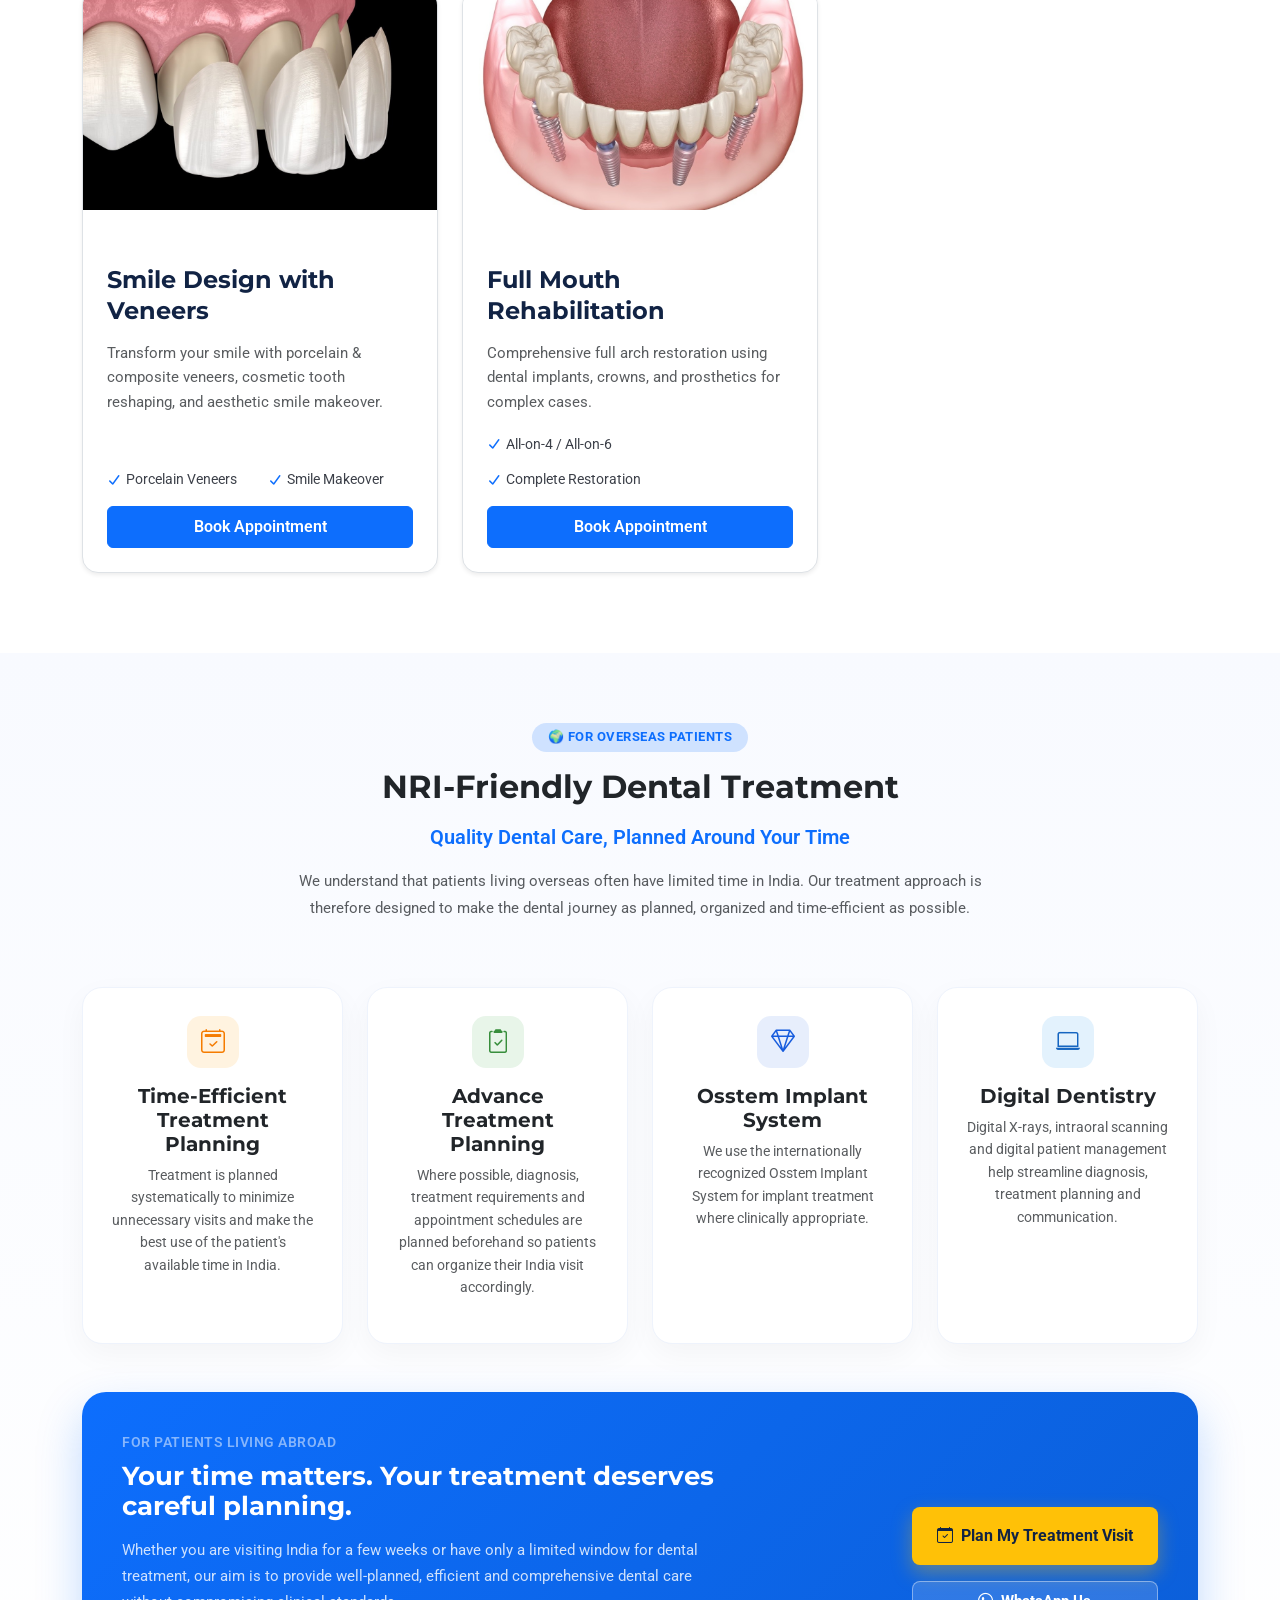
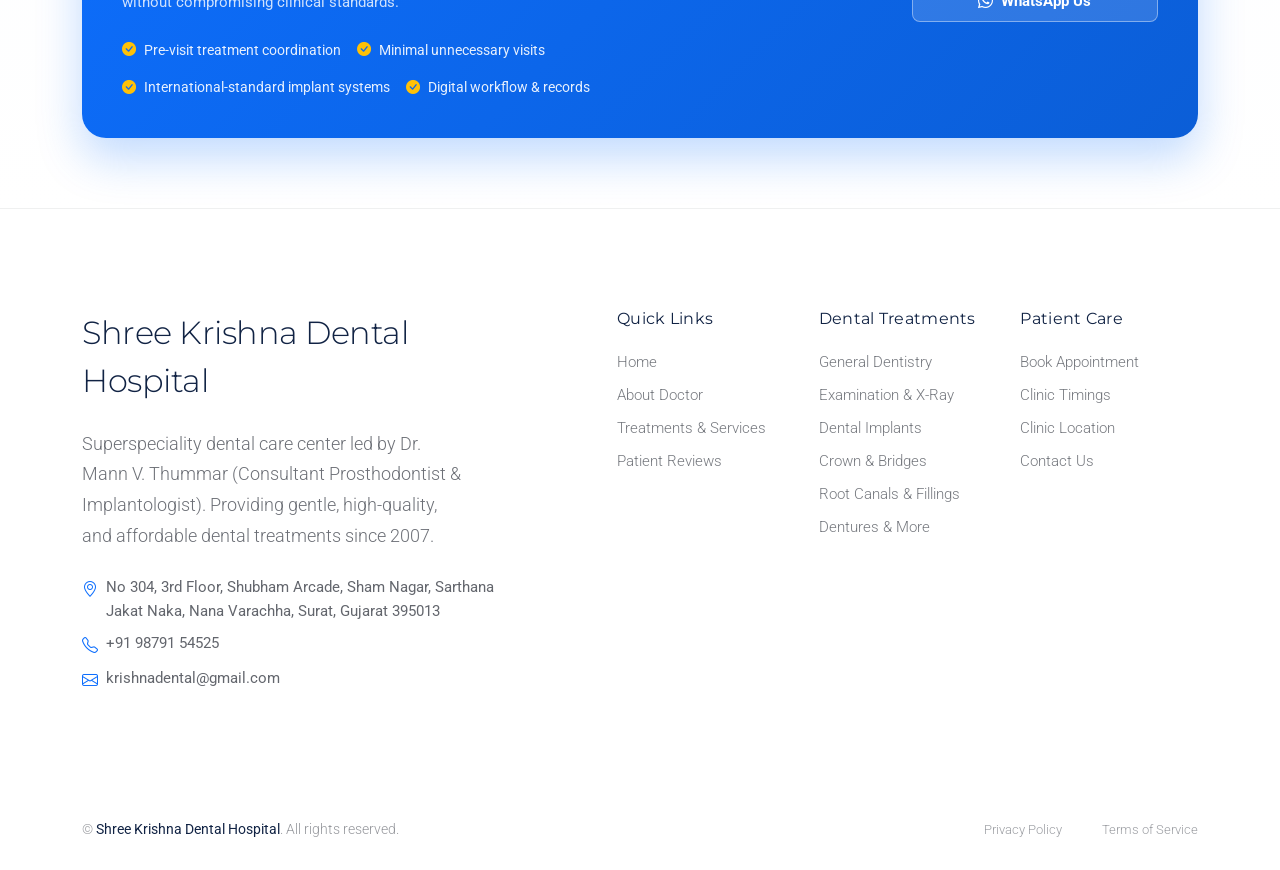
<file: services.html>
<!DOCTYPE html>
<html lang="en">

<head>
  <meta charset="utf-8">
  <meta content="width=device-width, initial-scale=1.0" name="viewport">
    <title>Dental Services in Surat – Implants, RCT, Crowns | Shree Krishna Dental</title>
  <meta name="description" content="Comprehensive dental services in Surat: dental implants (Osstem), root canal treatment, zirconia crowns, teeth whitening, orthodontics, full mouth rehabilitation & more at Shree Krishna Dental Hospital.">
  <meta name="keywords" content="dental services Surat, dental implants Surat, RCT Surat, zirconia crowns Surat, teeth whitening Surat, orthodontics Surat, full mouth rehabilitation, Osstem implants">
  <link rel="canonical" href="https://shreekrishnadental.vercel.app/services.html">
  <meta name="robots" content="index, follow">
  <meta name="author" content="Shree Krishna Dental Hospital">
  <!-- Open Graph -->
  <meta property="og:type" content="website">
  <meta property="og:url" content="https://shreekrishnadental.vercel.app/services.html">
  <meta property="og:title" content="Dental Services in Surat – Implants, RCT, Crowns | Shree Krishna Dental">
  <meta property="og:description" content="Comprehensive dental services in Surat: dental implants (Osstem), root canal treatment, zirconia crowns, teeth whitening, orthodontics, full mouth rehabilitation & more at Shree Krishna Dental Hospital.">
  <meta property="og:image" content="https://shreekrishnadental.vercel.app/assets/img/dr-mann-thummar.jpg">
  <meta property="og:site_name" content="Shree Krishna Dental Hospital">
  <meta property="og:locale" content="en_IN">
  <!-- Twitter Card -->
  <meta name="twitter:card" content="summary_large_image">
  <meta name="twitter:title" content="Dental Services in Surat – Implants, RCT, Crowns | Shree Krishna Dental">
  <meta name="twitter:description" content="Comprehensive dental services in Surat: dental implants (Osstem), root canal treatment, zirconia crowns, teeth whitening, orthodontics, full mouth rehabilitation & more at Shree Krishna Dental Hospital.">
  <meta name="twitter:image" content="https://shreekrishnadental.vercel.app/assets/img/dr-mann-thummar.jpg">

  <!-- Favicons -->
  <link rel="icon" type="image/x-icon" href="favicon.ico">
  <link rel="shortcut icon" href="favicon.ico">
  <link rel="icon" type="image/png" sizes="48x48" href="assets/img/favicon-48x48.png">
  <link rel="icon" type="image/png" sizes="96x96" href="assets/img/favicon-96x96.png">
  <link rel="icon" type="image/png" sizes="192x192" href="assets/img/favicon-192x192.png">
  <link rel="apple-touch-icon" sizes="180x180" href="assets/img/apple-touch-icon.png">
  <link rel="manifest" href="site.webmanifest">

  <!-- Fonts -->
  <link href="https://fonts.googleapis.com" rel="preconnect">
  <link href="https://fonts.gstatic.com" rel="preconnect" crossorigin>
  <link
    href="https://fonts.googleapis.com/css2?family=Roboto:ital,wght@0,100;0,300;0,400;0,500;0,700;0,900;1,100;1,300;1,400;1,500;1,700;1,900&family=Montserrat:ital,wght@0,100;0,200;0,300;0,400;0,500;0,600;0,700;0,800;0,900;1,100;1,200;1,300;1,400;1,500;1,600;1,700;1,800;1,900&family=Lato:ital,wght@0,100;0,300;0,400;0,700;0,900;1,100;1,300;1,400;1,700;1,900&display=swap"
    rel="stylesheet">

  <!-- Vendor CSS Files -->
  <link href="assets/vendor/bootstrap/css/bootstrap.min.css" rel="stylesheet">
  <link href="assets/vendor/bootstrap-icons/bootstrap-icons.css" rel="stylesheet">
  <link href="assets/vendor/aos/aos.css" rel="stylesheet">
  <link href="assets/vendor/glightbox/css/glightbox.min.css" rel="stylesheet">
  <link href="assets/vendor/fontawesome-free/css/all.min.css" rel="stylesheet">
  <link href="assets/vendor/swiper/swiper-bundle.min.css" rel="stylesheet">

  <!-- Main CSS File -->
  <link href="assets/css/main.css" rel="stylesheet">

  <!-- =======================================================
  * Template Name: Clinic
  * Template URL: https://bootstrapmade.com/clinic-bootstrap-template/
  * Updated: Jul 23 2025 with Bootstrap v5.3.7
  * Author: BootstrapMade.com
  * License: https://bootstrapmade.com/license/
  ======================================================== -->
</head>

<body class="services-page">

  <header id="header" class="header fixed-top">

    <div class="topbar d-flex align-items-center dark-background">
      <div class="container d-flex justify-content-center justify-content-md-between">
        <div class="contact-info d-flex align-items-center">
          <i class="bi bi-envelope d-flex align-items-center"><a
              href="mailto:krishnadental@gmail.com">krishnadental@gmail.com</a></i>
          <i class="bi bi-phone d-flex align-items-center ms-4"><span>+91 98791 54525</span></i>
        </div>
        
      </div>
    </div><!-- End Top Bar -->

    <div class="branding d-flex align-items-cente">

      <div class="container position-relative d-flex align-items-center justify-content-between">
        <a href="index.html" class="logo d-flex align-items-center">
          <!-- Uncomment the line below if you also wish to use an image logo -->
          <!-- <img src="assets/img/logo.webp" alt=""> -->
          <h1 class="sitename"><i class="bi bi-heart-pulse-fill me-2 text-primary"></i>Shree Krishna Dental Hospital</h1>
        </a>

        <nav id="navmenu" class="navmenu">
          <ul>
            <li><a href="index.html">Home</a></li>
            <li><a href="about.html">About Doctor</a></li>
            <li><a href="services.html" class="active">Treatments & Services</a></li>
            <li><a href="testimonials.html">Reviews</a></li>
            <li><a href="appointment.html">Appointment</a></li>
            <li><a href="contact.html">Contact & Location</a></li>
          </ul>
          <i class="mobile-nav-toggle d-xl-none bi bi-list"></i>
        </nav>

      </div>

    </div>

  </header>

  <main class="main">

    <!-- Page Title -->
    <div class="page-title">
      <div class="heading">
        <div class="container">
          <div class="row d-flex justify-content-center text-center">
            <div class="col-lg-8">
              <h1 class="heading-title">Dental Treatments & Services</h1>
              <p class="mb-0">
                We provide state-of-the-art dental care with modern equipment and pain-free techniques. Book your consultation today for a healthier smile!
              </p>
            </div>
          </div>
        </div>
      </div>
      <nav class="breadcrumbs">
        <div class="container">
          <ol>
            <li><a href="index.html">Home</a></li>
            <li class="current">Treatments & Services</li>
          </ol>
        </div>
      </nav>
    </div><!-- End Page Title -->

    <!-- Services Section -->
    <section id="services" class="services section">

      <div class="container" data-aos="fade-up" data-aos-delay="100">

        <div class="row gy-4">

          <div class="col-lg-4 col-md-6" data-aos="fade-up" data-aos-delay="100">
            <div class="service-item rounded-4 overflow-hidden shadow-sm border">
              <div class="service-image">
                <img src="assets/img/dental/general_dentistry.webp" alt="General Dentistry" class="img-fluid" style="height: 220px; object-fit: cover; width: 100%;">
              </div>
              <div class="service-content p-4">
                <h3 class="fw-bold fs-4">General Dentistry</h3>
                <p class="text-muted">Complete routine dental checkups, cleaning, scaling, and oral hygiene care for all ages.</p>
                <div class="service-features mb-3">
                  <span class="feature-item me-3"><i class="fas fa-check text-primary me-1"></i> Teeth Scaling</span>
                  <span class="feature-item"><i class="fas fa-check text-primary me-1"></i> Hygiene Care</span>
                </div>
                <a href="appointment.html" class="btn btn-primary w-100 py-2 fw-semibold">Book Appointment</a>
              </div>
            </div>
          </div><!-- End Service Item -->

          <div class="col-lg-4 col-md-6" data-aos="fade-up" data-aos-delay="200">
            <div class="service-item rounded-4 overflow-hidden shadow-sm border">
              <div class="service-image">
                <img src="assets/img/dental/xray.jpg" alt="Examination, X-Ray" class="img-fluid" style="height: 220px; object-fit: cover; width: 100%;">
              </div>
              <div class="service-content p-4">
                <h3 class="fw-bold fs-4">Examination, X-Ray</h3>
                <p class="text-muted">Digital intraoral X-ray imaging and comprehensive dental diagnosis for accurate treatment planning.</p>
                <div class="service-features mb-3">
                  <span class="feature-item me-3"><i class="fas fa-check text-primary me-1"></i> Digital X-Ray</span>
                  <span class="feature-item"><i class="fas fa-check text-primary me-1"></i> Oral Diagnosis</span>
                </div>
                <a href="appointment.html" class="btn btn-primary w-100 py-2 fw-semibold">Book Appointment</a>
              </div>
            </div>
          </div><!-- End Service Item -->

          <div class="col-lg-4 col-md-6" data-aos="fade-up" data-aos-delay="300">
            <div class="service-item rounded-4 overflow-hidden shadow-sm border">
              <div class="service-image">
                <img src="assets/img/dental/implants.jpg" alt="Dental Implants" class="img-fluid" style="height: 220px; object-fit: cover; width: 100%;">
              </div>
              <div class="service-content p-4">
                <h3 class="fw-bold fs-4">Dental Implants</h3>
                <p class="text-muted">Superspecialist implantology for permanent, natural-looking replacement of missing teeth.</p>
                <div class="service-features mb-3">
                  <span class="feature-item me-3"><i class="fas fa-check text-primary me-1"></i> Titanium Implants</span>
                  <span class="feature-item"><i class="fas fa-check text-primary me-1"></i> Natural Function</span>
                </div>
                <a href="appointment.html" class="btn btn-primary w-100 py-2 fw-semibold">Book Appointment</a>
              </div>
            </div>
          </div><!-- End Service Item -->

          <div class="col-lg-4 col-md-6" data-aos="fade-up" data-aos-delay="400">
            <div class="service-item rounded-4 overflow-hidden shadow-sm border">
              <div class="service-image">
                <img src="assets/img/dental/crown_bridges.jpg" alt="Crown, Bridges" class="img-fluid" style="height: 220px; object-fit: cover; width: 100%;">
              </div>
              <div class="service-content p-4">
                <h3 class="fw-bold fs-4">Crown, Bridges</h3>
                <p class="text-muted">High-quality ceramic & Zirconia crowns and dental bridges for functional and aesthetic restoration.</p>
                <div class="service-features mb-3">
                  <span class="feature-item me-3"><i class="fas fa-check text-primary me-1"></i> Zirconia Crowns</span>
                  <span class="feature-item"><i class="fas fa-check text-primary me-1"></i> Dental Bridges</span>
                </div>
                <a href="appointment.html" class="btn btn-primary w-100 py-2 fw-semibold">Book Appointment</a>
              </div>
            </div>
          </div><!-- End Service Item -->

          <div class="col-lg-4 col-md-6" data-aos="fade-up" data-aos-delay="500">
            <div class="service-item rounded-4 overflow-hidden shadow-sm border">
              <div class="service-image">
                <img src="assets/img/dental/root_canal.jpg" alt="Root Canals, Fillings" class="img-fluid" style="height: 220px; object-fit: cover; width: 100%;">
              </div>
              <div class="service-content p-4">
                <h3 class="fw-bold fs-4">Root Canals, Fillings</h3>
                <p class="text-muted">Painless single-sitting root canal therapy, tooth-colored composite fillings, and decay repair.</p>
                <div class="service-features mb-3">
                  <span class="feature-item me-3"><i class="fas fa-check text-primary me-1"></i> Single Sitting RCT</span>
                  <span class="feature-item"><i class="fas fa-check text-primary me-1"></i> Composite Fillings</span>
                </div>
                <a href="appointment.html" class="btn btn-primary w-100 py-2 fw-semibold">Book Appointment</a>
              </div>
            </div>
          </div><!-- End Service Item -->

          <div class="col-lg-4 col-md-6" data-aos="fade-up" data-aos-delay="600">
            <div class="service-item rounded-4 overflow-hidden shadow-sm border">
              <div class="service-image">
                <img src="assets/img/dental/dentures.jpg" alt="Dentures and more..." class="img-fluid" style="height: 220px; object-fit: cover; width: 100%;">
              </div>
              <div class="service-content p-4">
                <h3 class="fw-bold fs-4">Dentures and more...</h3>
                <p class="text-muted">Complete & partial flexible dentures, prosthodontic rehabilitations, and full mouth care.</p>
                <div class="service-features mb-3">
                  <span class="feature-item me-3"><i class="fas fa-check text-primary me-1"></i> Flexible Dentures</span>
                  <span class="feature-item"><i class="fas fa-check text-primary me-1"></i> Full Rehabilitation</span>
                </div>
                <a href="appointment.html" class="btn btn-primary w-100 py-2 fw-semibold">Book Appointment</a>
              </div>
            </div>
          </div><!-- End Service Item -->

          <div class="col-lg-4 col-md-6" data-aos="fade-up" data-aos-delay="100">
            <div class="service-item rounded-4 overflow-hidden shadow-sm border">
              <div class="service-image">
                <img src="assets/img/services/smile_design_veneers.jpg" alt="Smile Design with Veneers" class="img-fluid" style="height: 220px; object-fit: cover; width: 100%;">
              </div>
              <div class="service-content p-4">
                <h3 class="fw-bold fs-4">Smile Design with Veneers</h3>
                <p class="text-muted">Transform your smile with porcelain &amp; composite veneers, cosmetic tooth reshaping, and aesthetic smile makeover.</p>
                <div class="service-features mb-3">
                  <span class="feature-item me-3"><i class="fas fa-check text-primary me-1"></i> Porcelain Veneers</span>
                  <span class="feature-item"><i class="fas fa-check text-primary me-1"></i> Smile Makeover</span>
                </div>
                <a href="appointment.html" class="btn btn-primary w-100 py-2 fw-semibold">Book Appointment</a>
              </div>
            </div>
          </div><!-- End Service Item -->

          <div class="col-lg-4 col-md-6" data-aos="fade-up" data-aos-delay="200">
            <div class="service-item rounded-4 overflow-hidden shadow-sm border">
              <div class="service-image">
                <img src="assets/img/services/full_mouth_rehabilitation.jpg" alt="Full Mouth Rehabilitation" class="img-fluid" style="height: 220px; object-fit: cover; width: 100%;">
              </div>
              <div class="service-content p-4">
                <h3 class="fw-bold fs-4">Full Mouth Rehabilitation</h3>
                <p class="text-muted">Comprehensive full arch restoration using dental implants, crowns, and prosthetics for complex cases.</p>
                <div class="service-features mb-3">
                  <span class="feature-item me-3"><i class="fas fa-check text-primary me-1"></i> All-on-4 / All-on-6</span>
                  <span class="feature-item"><i class="fas fa-check text-primary me-1"></i> Complete Restoration</span>
                </div>
                <a href="appointment.html" class="btn btn-primary w-100 py-2 fw-semibold">Book Appointment</a>
              </div>
            </div>
          </div><!-- End Service Item -->

        </div>

      </div>

    </section><!-- /Services Section -->

    <!-- NRI-Friendly Dental Treatment Section -->
    <section id="nri-friendly" class="section" style="padding: 70px 0; background: linear-gradient(180deg, #f8faff 0%, #ffffff 100%);">
      <div class="container" data-aos="fade-up" data-aos-delay="100">

        <!-- Section Header -->
        <div class="row text-center mb-5">
          <div class="col-lg-8 mx-auto">
            <span class="badge bg-primary-subtle text-primary px-3 py-2 rounded-pill fw-bold mb-3" style="font-size:0.8rem; letter-spacing:0.5px;">🌍 FOR OVERSEAS PATIENTS</span>
            <h2 class="fw-bold text-dark mb-3" style="font-size:2rem;">NRI-Friendly Dental Treatment</h2>
            <p class="text-primary fw-semibold fs-5 mb-3">Quality Dental Care, Planned Around Your Time</p>
            <p class="text-muted" style="font-size:0.95rem; line-height:1.8;">
              We understand that patients living overseas often have limited time in India. Our treatment approach is therefore designed to make the dental journey as planned, organized and time-efficient as possible.
            </p>
          </div>
        </div>

        <!-- 4 Approach Cards -->
        <div class="row g-4 mb-5">
          <div class="col-lg-3 col-md-6" data-aos="fade-up" data-aos-delay="100">
            <div class="tech-card text-center h-100">
              <div class="tech-icon-box mx-auto mb-3" style="background: #fff3e0; color: #f57c00;">
                <i class="bi bi-calendar2-check"></i>
              </div>
              <h5 class="fw-bold text-dark mb-2">Time-Efficient Treatment Planning</h5>
              <p class="text-muted" style="font-size:0.88rem; line-height:1.6;">
                Treatment is planned systematically to minimize unnecessary visits and make the best use of the patient's available time in India.
              </p>
            </div>
          </div>

          <div class="col-lg-3 col-md-6" data-aos="fade-up" data-aos-delay="200">
            <div class="tech-card text-center h-100">
              <div class="tech-icon-box mx-auto mb-3" style="background: #e8f5e9; color: #388e3c;">
                <i class="bi bi-clipboard2-check"></i>
              </div>
              <h5 class="fw-bold text-dark mb-2">Advance Treatment Planning</h5>
              <p class="text-muted" style="font-size:0.88rem; line-height:1.6;">
                Where possible, diagnosis, treatment requirements and appointment schedules are planned beforehand so patients can organize their India visit accordingly.
              </p>
            </div>
          </div>

          <div class="col-lg-3 col-md-6" data-aos="fade-up" data-aos-delay="300">
            <div class="tech-card text-center h-100">
              <div class="tech-icon-box mx-auto mb-3">
                <i class="bi bi-gem"></i>
              </div>
              <h5 class="fw-bold text-dark mb-2">Osstem Implant System</h5>
              <p class="text-muted" style="font-size:0.88rem; line-height:1.6;">
                We use the internationally recognized Osstem Implant System for implant treatment where clinically appropriate.
              </p>
            </div>
          </div>

          <div class="col-lg-3 col-md-6" data-aos="fade-up" data-aos-delay="400">
            <div class="tech-card text-center h-100">
              <div class="tech-icon-box mx-auto mb-3" style="background: #e3f2fd; color: #1565c0;">
                <i class="bi bi-laptop"></i>
              </div>
              <h5 class="fw-bold text-dark mb-2">Digital Dentistry</h5>
              <p class="text-muted" style="font-size:0.88rem; line-height:1.6;">
                Digital X-rays, intraoral scanning and digital patient management help streamline diagnosis, treatment planning and communication.
              </p>
            </div>
          </div>
        </div>

        <!-- For Patients Living Abroad - CTA Banner -->
        <div class="row" data-aos="fade-up" data-aos-delay="200">
          <div class="col-lg-12">
            <div style="background: linear-gradient(135deg, #0d6efd, #0b5ed7); border-radius: 24px; padding: 2.5rem; box-shadow: 0 20px 45px rgba(13, 110, 253, 0.25);">
              <div class="row align-items-center g-4">
                <div class="col-lg-7">
                  <div class="text-white-50 small fw-semibold mb-2 text-uppercase" style="letter-spacing:0.5px;">For Patients Living Abroad</div>
                  <h3 class="fw-bold text-white mb-3" style="font-size:1.6rem;">Your time matters. Your treatment deserves careful planning.</h3>
                  <p class="mb-4" style="color: rgba(255,255,255,0.8); font-size:0.95rem; line-height:1.7;">
                    Whether you are visiting India for a few weeks or have only a limited window for dental treatment, our aim is to provide well-planned, efficient and comprehensive dental care without compromising clinical standards.
                  </p>
                  <div class="d-flex flex-wrap gap-3">
                    <div class="d-flex align-items-center gap-2" style="color: rgba(255,255,255,0.9); font-size:0.88rem;">
                      <i class="bi bi-check-circle-fill text-warning"></i> Pre-visit treatment coordination
                    </div>
                    <div class="d-flex align-items-center gap-2" style="color: rgba(255,255,255,0.9); font-size:0.88rem;">
                      <i class="bi bi-check-circle-fill text-warning"></i> Minimal unnecessary visits
                    </div>
                    <div class="d-flex align-items-center gap-2" style="color: rgba(255,255,255,0.9); font-size:0.88rem;">
                      <i class="bi bi-check-circle-fill text-warning"></i> International-standard implant systems
                    </div>
                    <div class="d-flex align-items-center gap-2" style="color: rgba(255,255,255,0.9); font-size:0.88rem;">
                      <i class="bi bi-check-circle-fill text-warning"></i> Digital workflow & records
                    </div>
                  </div>
                </div>
                <div class="col-lg-5 text-lg-end text-center">
                  <div class="d-flex flex-column gap-3 d-inline-flex">
                    <a href="appointment.html" class="btn fw-bold px-4 py-3 rounded-3" style="background: #ffc107; color: #112344; font-size:1rem; box-shadow: 0 8px 20px rgba(255,193,7,0.35);">
                      <i class="bi bi-calendar-check me-2"></i>Plan My Treatment Visit
                    </a>
                    <a href="https://wa.me/919879154525?text=Hello%20Dr.%20Mann%20V.%20Thummar,%20I%20am%20an%20NRI%20patient%20and%20would%20like%20to%20plan%20my%20dental%20treatment%20visit." target="_blank" class="btn fw-bold px-4 py-2 rounded-3" style="background: rgba(255,255,255,0.15); color: #ffffff; border: 1px solid rgba(255,255,255,0.4); font-size:0.95rem;">
                      <i class="bi bi-whatsapp me-2"></i>WhatsApp Us
                    </a>
                  </div>
                </div>
              </div>
            </div>
          </div>
        </div>

      </div>
    </section><!-- /NRI-Friendly Section -->

  </main>

  <footer id="footer" class="footer-16 footer position-relative">

    <div class="container">

      <div class="footer-main" data-aos="fade-up" data-aos-delay="100">
        <div class="row align-items-start">

          <div class="col-lg-5">
            <div class="brand-section">
              <a href="index.html" class="logo d-flex align-items-center mb-4">
                <span class="sitename">Shree Krishna Dental Hospital</span>
              </a>
              <p class="brand-description">Superspeciality dental care center led by Dr. Mann V. Thummar (Consultant Prosthodontist & Implantologist). Providing gentle, high-quality, and affordable dental treatments since 2007.</p>

              <div class="contact-info mt-4">
                <div class="contact-item mb-2">
                  <i class="bi bi-geo-alt me-2 text-primary"></i>
                  <span>No 304, 3rd Floor, Shubham Arcade, Sham Nagar, Sarthana Jakat Naka, Nana Varachha, Surat, Gujarat 395013</span>
                </div>
                <div class="contact-item mb-2">
                  <i class="bi bi-telephone me-2 text-primary"></i>
                  <span>+91 98791 54525</span>
                </div>
                <div class="contact-item">
                  <i class="bi bi-envelope me-2 text-primary"></i>
                  <span>krishnadental@gmail.com</span>
                </div>
              </div>
            </div>
          </div>

          <div class="col-lg-7">
            <div class="footer-nav-wrapper">
              <div class="row">

                <div class="col-6 col-lg-4">
                  <div class="nav-column">
                    <h6>Quick Links</h6>
                    <nav class="footer-nav">
                      <a href="index.html">Home</a>
                      <a href="about.html">About Doctor</a>
                      <a href="services.html">Treatments & Services</a>
                      <a href="testimonials.html">Patient Reviews</a>
                    </nav>
                  </div>
                </div>

                <div class="col-6 col-lg-4">
                  <div class="nav-column">
                    <h6>Dental Treatments</h6>
                    <nav class="footer-nav">
                      <a href="services.html">General Dentistry</a>
                      <a href="services.html">Examination & X-Ray</a>
                      <a href="services.html">Dental Implants</a>
                      <a href="services.html">Crown & Bridges</a>
                      <a href="services.html">Root Canals & Fillings</a>
                      <a href="services.html">Dentures & More</a>
                    </nav>
                  </div>
                </div>

                <div class="col-6 col-lg-4">
                  <div class="nav-column">
                    <h6>Patient Care</h6>
                    <nav class="footer-nav">
                      <a href="appointment.html">Book Appointment</a>
                      <a href="contact.html">Clinic Timings</a>
                      <a href="contact.html">Clinic Location</a>
                      <a href="contact.html">Contact Us</a>
                    </nav>
                  </div>
                </div>

              </div>
            </div>
          </div>

        </div>
      </div>

    </div>

    <div class="footer-bottom">
      <div class="container">
        <div class="bottom-content" data-aos="fade-up" data-aos-delay="300">
          <div class="row align-items-center">

            <div class="col-lg-6">
              <div class="copyright">
                <p>© <span class="sitename">Shree Krishna Dental Hospital</span>. All rights reserved.</p>
              </div>
            </div>

            <div class="col-lg-6 text-lg-end">
              <div class="legal-links">
                <a href="privacy.html">Privacy Policy</a>
                <a href="terms.html" class="ms-3">Terms of Service</a>
              </div>
            </div>

          </div>
        </div>
      </div>
    </div>

  </footer>

    <!-- Floating WhatsApp Button -->
  <a href="https://wa.me/919879154525?text=Hello%20Doctor,%20I%20want%20to%20book%20a%20dental%20appointment" target="_blank" class="whatsapp-btn" title="Chat on WhatsApp">
    <i class="bi bi-whatsapp"></i>
  </a>

  <!-- Scroll Top -->
  <a href="#!" id="scroll-top" class="scroll-top d-flex align-items-center justify-content-center"><i
      class="bi bi-arrow-up-short"></i></a>

  <!-- Preloader -->
  <div id="preloader"></div>

  <!-- Vendor JS Files -->
  <script src="assets/vendor/bootstrap/js/bootstrap.bundle.min.js"></script>
  <script src="assets/vendor/aos/aos.js"></script>
  <script src="assets/vendor/glightbox/js/glightbox.min.js"></script>
  <script src="assets/vendor/purecounter/purecounter_vanilla.js"></script>
  <script src="assets/vendor/swiper/swiper-bundle.min.js"></script>

    <!-- Main JS File -->
  <script src="assets/js/main.js"></script>
  <!-- WhatsApp Form Submission JS -->
  <script src="assets/js/whatsapp-forms.js"></script>

</body>

</html>
</file>
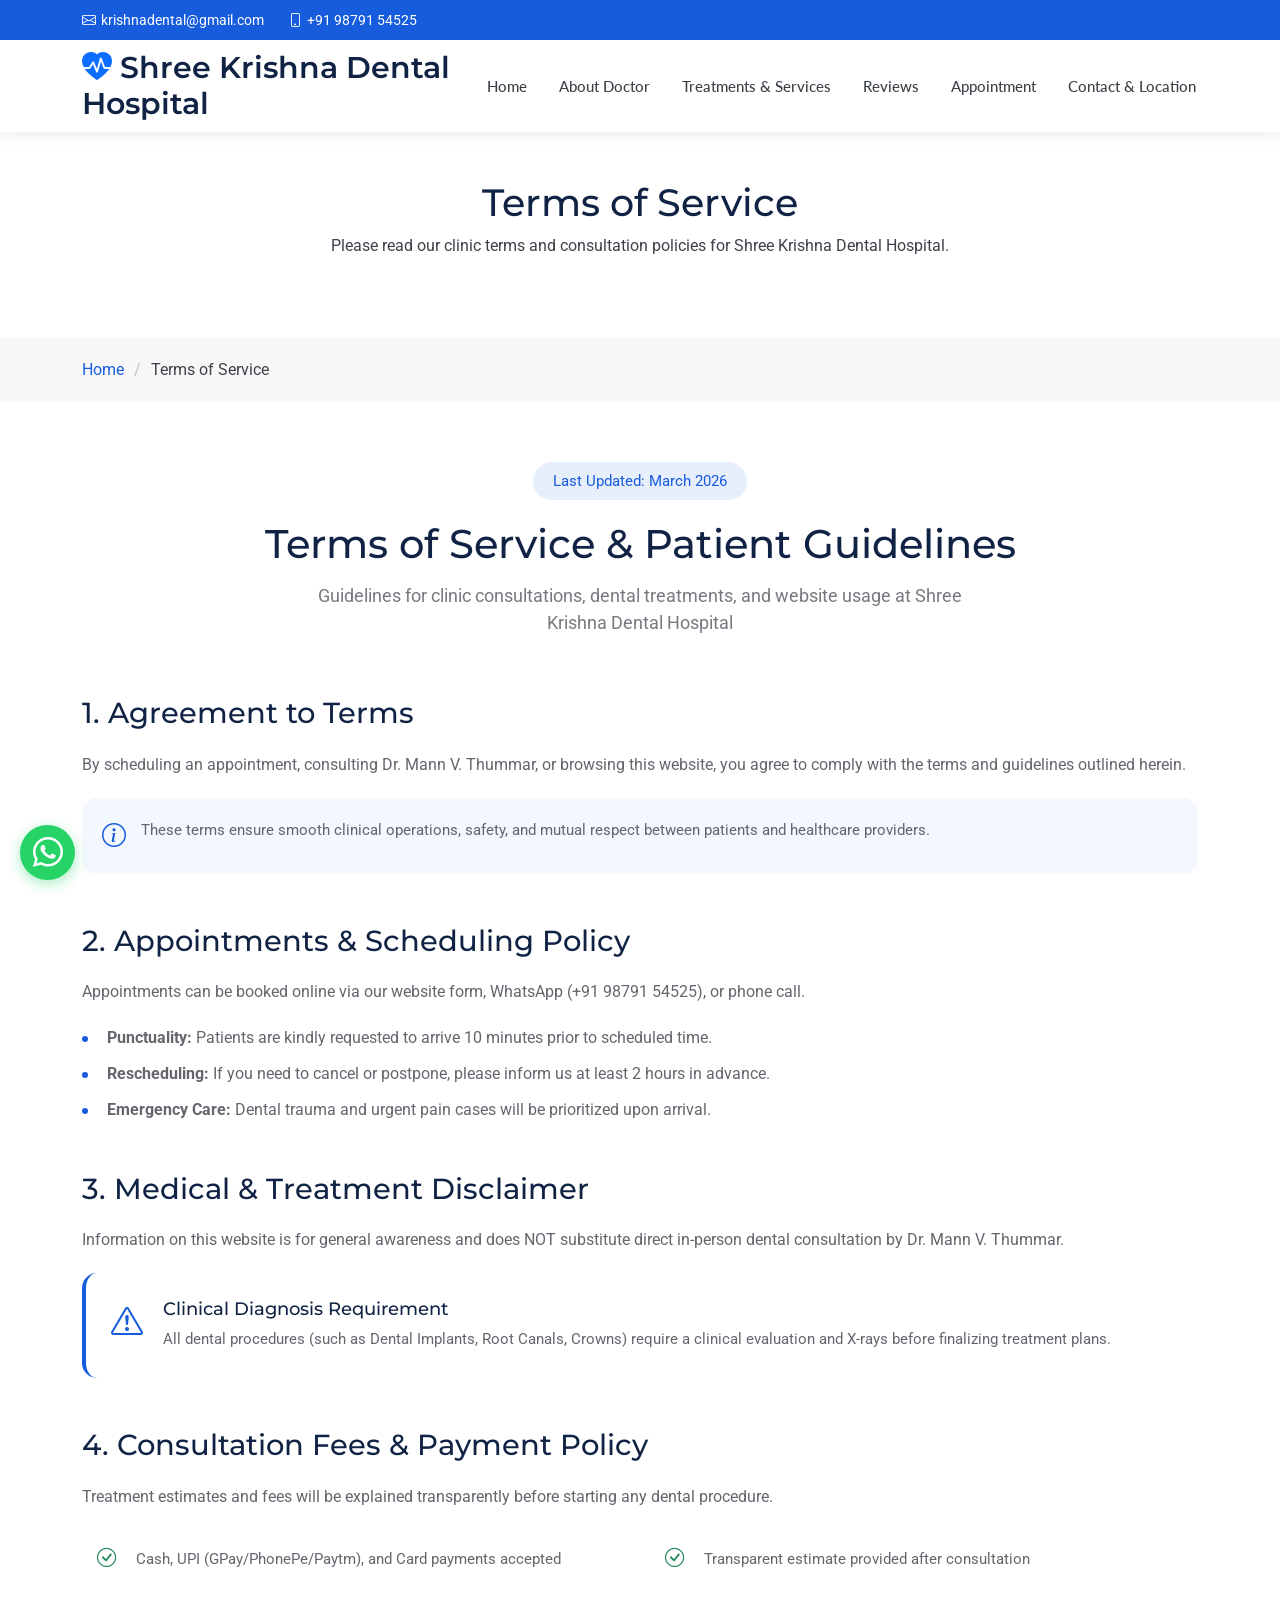
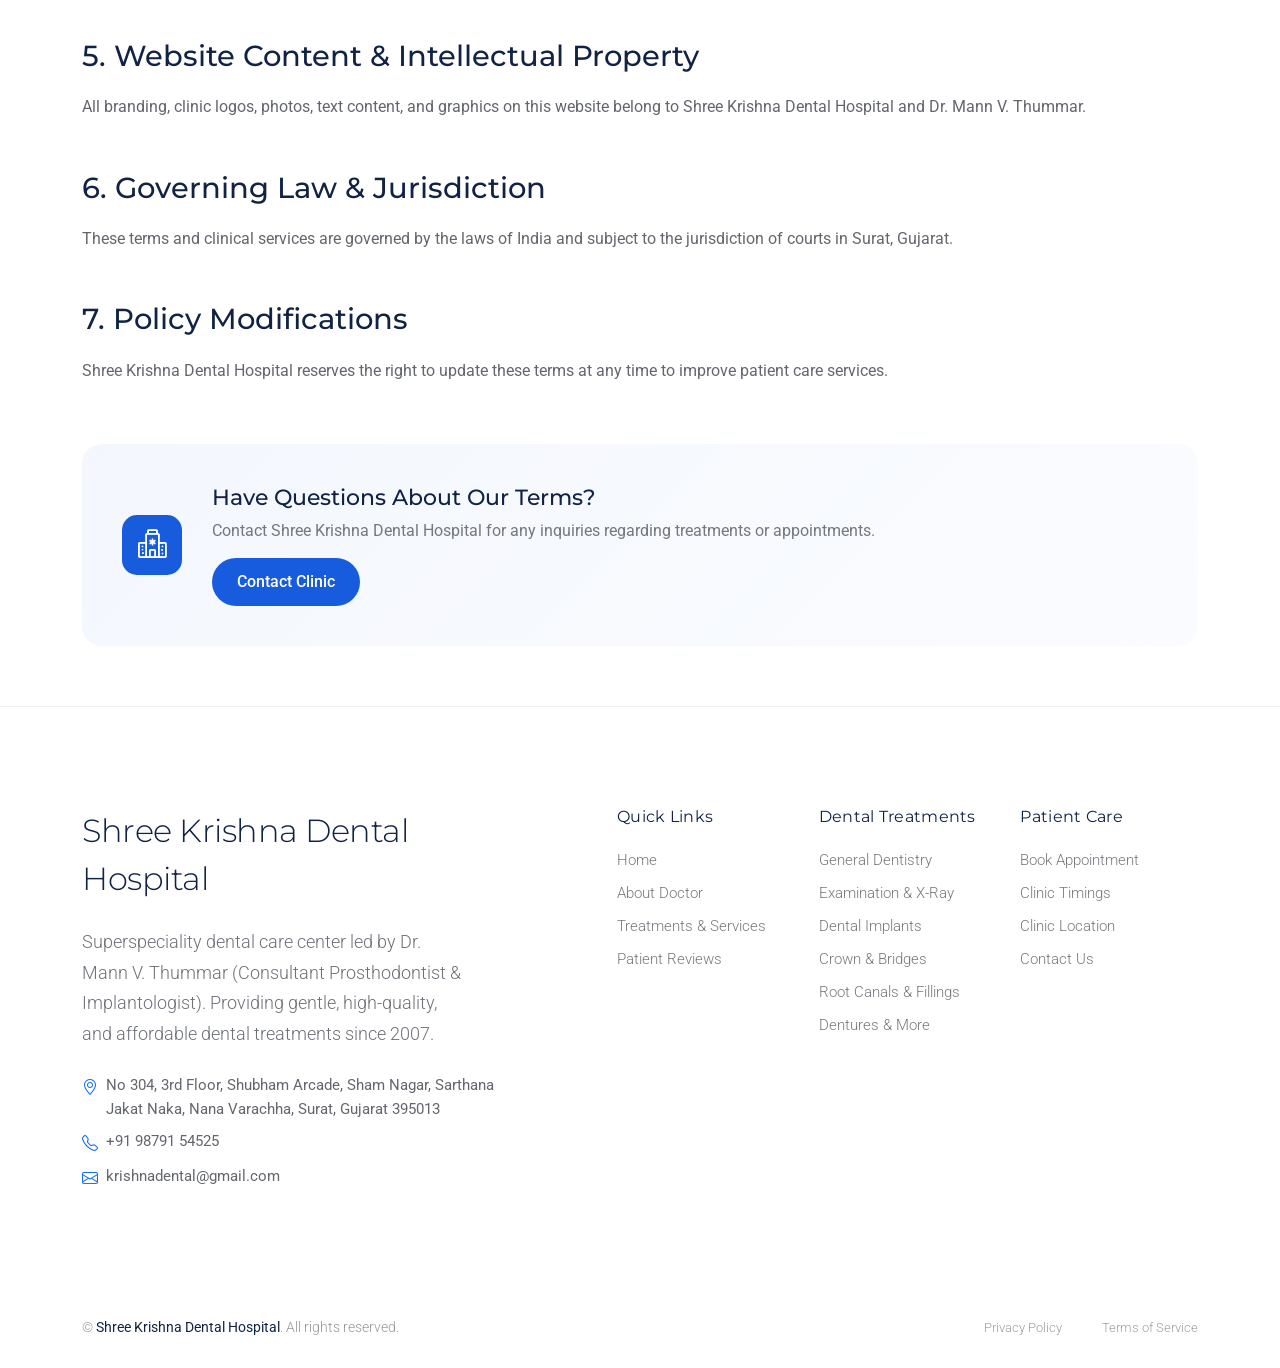
<file: terms.html>
﻿<!DOCTYPE html>
<html lang="en">

<head>
  <meta charset="utf-8">
  <meta content="width=device-width, initial-scale=1.0" name="viewport">
    <title>Terms of Service – Shree Krishna Dental Hospital</title>
  <meta name="description" content="Terms of Service for Shree Krishna Dental Hospital, Surat. Read our terms and conditions for using our website and services.">
  <meta name="keywords" content="Shree Krishna Dental Hospital terms of service, dental clinic terms, website terms Surat">
  <link rel="canonical" href="https://shreekrishnadental.vercel.app/terms.html">
  <meta name="robots" content="index, follow">
  <meta name="author" content="Shree Krishna Dental Hospital">
  <!-- Open Graph -->
  <meta property="og:type" content="website">
  <meta property="og:url" content="https://shreekrishnadental.vercel.app/terms.html">
  <meta property="og:title" content="Terms of Service – Shree Krishna Dental Hospital">
  <meta property="og:description" content="Terms of Service for Shree Krishna Dental Hospital, Surat. Read our terms and conditions for using our website and services.">
  <meta property="og:image" content="https://shreekrishnadental.vercel.app/assets/img/dr-mann-thummar.jpg">
  <meta property="og:site_name" content="Shree Krishna Dental Hospital">
  <meta property="og:locale" content="en_IN">
  <!-- Twitter Card -->
  <meta name="twitter:card" content="summary_large_image">
  <meta name="twitter:title" content="Terms of Service – Shree Krishna Dental Hospital">
  <meta name="twitter:description" content="Terms of Service for Shree Krishna Dental Hospital, Surat. Read our terms and conditions for using our website and services.">
  <meta name="twitter:image" content="https://shreekrishnadental.vercel.app/assets/img/dr-mann-thummar.jpg">
  <meta name="robots" content="noindex, follow">

  <!-- Favicons -->
  <link rel="icon" type="image/x-icon" href="favicon.ico">
  <link rel="shortcut icon" href="favicon.ico">
  <link rel="icon" type="image/png" sizes="48x48" href="assets/img/favicon-48x48.png">
  <link rel="icon" type="image/png" sizes="96x96" href="assets/img/favicon-96x96.png">
  <link rel="icon" type="image/png" sizes="192x192" href="assets/img/favicon-192x192.png">
  <link rel="apple-touch-icon" sizes="180x180" href="assets/img/apple-touch-icon.png">
  <link rel="manifest" href="site.webmanifest">

  <!-- Fonts -->
  <link href="https://fonts.googleapis.com" rel="preconnect">
  <link href="https://fonts.gstatic.com" rel="preconnect" crossorigin>
  <link
    href="https://fonts.googleapis.com/css2?family=Roboto:ital,wght@0,100;0,300;0,400;0,500;0,700;0,900;1,100;1,300;1,400;1,500;1,700;1,900&family=Montserrat:ital,wght@0,100;0,200;0,300;0,400;0,500;0,600;0,700;0,800;0,900;1,100;1,200;1,300;1,400;1,500;1,600;1,700;1,800;1,900&family=Lato:ital,wght@0,100;0,300;0,400;0,700;0,900;1,100;1,300;1,400;1,700;1,900&display=swap"
    rel="stylesheet">

  <!-- Vendor CSS Files -->
  <link href="assets/vendor/bootstrap/css/bootstrap.min.css" rel="stylesheet">
  <link href="assets/vendor/bootstrap-icons/bootstrap-icons.css" rel="stylesheet">
  <link href="assets/vendor/aos/aos.css" rel="stylesheet">
  <link href="assets/vendor/glightbox/css/glightbox.min.css" rel="stylesheet">
  <link href="assets/vendor/fontawesome-free/css/all.min.css" rel="stylesheet">
  <link href="assets/vendor/swiper/swiper-bundle.min.css" rel="stylesheet">

  <!-- Main CSS File -->
  <link href="assets/css/main.css" rel="stylesheet">
</head>

<body class="terms-page">

  <header id="header" class="header fixed-top">

    <div class="topbar d-flex align-items-center dark-background">
      <div class="container d-flex justify-content-center justify-content-md-between">
        <div class="contact-info d-flex align-items-center">
          <i class="bi bi-envelope d-flex align-items-center"><a
              href="mailto:krishnadental@gmail.com">krishnadental@gmail.com</a></i>
          <i class="bi bi-phone d-flex align-items-center ms-4"><span>+91 98791 54525</span></i>
        </div>
        
      </div>
    </div><!-- End Top Bar -->

    <div class="branding d-flex align-items-cente">

      <div class="container position-relative d-flex align-items-center justify-content-between">
        <a href="index.html" class="logo d-flex align-items-center">
          <h1 class="sitename"><i class="bi bi-heart-pulse-fill me-2 text-primary"></i>Shree Krishna Dental Hospital</h1>
        </a>

        <nav id="navmenu" class="navmenu">
          <ul>
            <li><a href="index.html">Home</a></li>
            <li><a href="about.html">About Doctor</a></li>
            <li><a href="services.html">Treatments & Services</a></li>
            <li><a href="testimonials.html">Reviews</a></li>
            <li><a href="appointment.html">Appointment</a></li>
            <li><a href="contact.html">Contact & Location</a></li>
          </ul>
          <i class="mobile-nav-toggle d-xl-none bi bi-list"></i>
        </nav>

      </div>

    </div>

  </header>

  <main class="main">

    <!-- Page Title -->
    <div class="page-title">
      <div class="heading">
        <div class="container">
          <div class="row d-flex justify-content-center text-center">
            <div class="col-lg-8">
              <h1 class="heading-title">Terms of Service</h1>
              <p class="mb-0">
                Please read our clinic terms and consultation policies for Shree Krishna Dental Hospital.
              </p>
            </div>
          </div>
        </div>
      </div>
      <nav class="breadcrumbs">
        <div class="container">
          <ol>
            <li><a href="index.html">Home</a></li>
            <li class="current">Terms of Service</li>
          </ol>
        </div>
      </nav>
    </div><!-- End Page Title -->

    <!-- Terms Of Service Section -->
    <section id="terms-of-service" class="terms-of-service section">

      <div class="container" data-aos="fade-up">
        <!-- Page Header -->
        <div class="tos-header text-center" data-aos="fade-up">
          <span class="last-updated">Last Updated: March 2026</span>
          <h2>Terms of Service & Patient Guidelines</h2>
          <p>Guidelines for clinic consultations, dental treatments, and website usage at Shree Krishna Dental Hospital</p>
        </div>

        <!-- Content -->
        <div class="tos-content" data-aos="fade-up" data-aos-delay="200">
          <!-- Agreement Section -->
          <div id="agreement" class="content-section">
            <h3>1. Agreement to Terms</h3>
            <p>By scheduling an appointment, consulting Dr. Mann V. Thummar, or browsing this website, you agree to comply with the terms and guidelines outlined herein.</p>
            <div class="info-box">
              <i class="bi bi-info-circle"></i>
              <p>These terms ensure smooth clinical operations, safety, and mutual respect between patients and healthcare providers.</p>
            </div>
          </div>

          <!-- Appointments Section -->
          <div id="appointments" class="content-section">
            <h3>2. Appointments & Scheduling Policy</h3>
            <p>Appointments can be booked online via our website form, WhatsApp (+91 98791 54525), or phone call.</p>
            <ul class="list-items">
              <li><strong>Punctuality:</strong> Patients are kindly requested to arrive 10 minutes prior to scheduled time.</li>
              <li><strong>Rescheduling:</strong> If you need to cancel or postpone, please inform us at least 2 hours in advance.</li>
              <li><strong>Emergency Care:</strong> Dental trauma and urgent pain cases will be prioritized upon arrival.</li>
            </ul>
          </div>

          <!-- Medical Disclaimer -->
          <div id="disclaimer" class="content-section">
            <h3>3. Medical & Treatment Disclaimer</h3>
            <p>Information on this website is for general awareness and does NOT substitute direct in-person dental consultation by Dr. Mann V. Thummar.</p>
            <div class="alert-box">
              <i class="bi bi-exclamation-triangle"></i>
              <div class="alert-content">
                <h5>Clinical Diagnosis Requirement</h5>
                <p>All dental procedures (such as Dental Implants, Root Canals, Crowns) require a clinical evaluation and X-rays before finalizing treatment plans.</p>
              </div>
            </div>
          </div>

          <!-- Fees & Payments -->
          <div id="payments" class="content-section">
            <h3>4. Consultation Fees & Payment Policy</h3>
            <p>Treatment estimates and fees will be explained transparently before starting any dental procedure.</p>
            <div class="prohibited-list">
              <div class="prohibited-item">
                <i class="bi bi-check-circle text-success me-2"></i>
                <span>Cash, UPI (GPay/PhonePe/Paytm), and Card payments accepted</span>
              </div>
              <div class="prohibited-item">
                <i class="bi bi-check-circle text-success me-2"></i>
                <span>Transparent estimate provided after consultation</span>
              </div>
            </div>
          </div>

          <!-- Intellectual Property -->
          <div id="intellectual-property" class="content-section">
            <h3>5. Website Content & Intellectual Property</h3>
            <p>All branding, clinic logos, photos, text content, and graphics on this website belong to Shree Krishna Dental Hospital and Dr. Mann V. Thummar.</p>
          </div>

          <!-- Governing Law -->
          <div id="governing-law" class="content-section">
            <h3>6. Governing Law & Jurisdiction</h3>
            <p>These terms and clinical services are governed by the laws of India and subject to the jurisdiction of courts in Surat, Gujarat.</p>
          </div>

          <!-- Changes -->
          <div id="changes" class="content-section">
            <h3>7. Policy Modifications</h3>
            <p>Shree Krishna Dental Hospital reserves the right to update these terms at any time to improve patient care services.</p>
          </div>
        </div>

        <!-- Contact Section -->
        <div class="tos-contact" data-aos="fade-up" data-aos-delay="300">
          <div class="contact-box">
            <div class="contact-icon">
              <i class="bi bi-hospital"></i>
            </div>
            <div class="contact-content">
              <h4>Have Questions About Our Terms?</h4>
              <p>Contact Shree Krishna Dental Hospital for any inquiries regarding treatments or appointments.</p>
              <a href="contact.html" class="contact-link">Contact Clinic</a>
            </div>
          </div>
        </div>
      </div>

    </section><!-- /Terms Of Service Section -->

  </main>

  <footer id="footer" class="footer-16 footer position-relative">

    <div class="container">

      <div class="footer-main" data-aos="fade-up" data-aos-delay="100">
        <div class="row align-items-start">

          <div class="col-lg-5">
            <div class="brand-section">
              <a href="index.html" class="logo d-flex align-items-center mb-4">
                <span class="sitename">Shree Krishna Dental Hospital</span>
              </a>
              <p class="brand-description">Superspeciality dental care center led by Dr. Mann V. Thummar (Consultant Prosthodontist & Implantologist). Providing gentle, high-quality, and affordable dental treatments since 2007.</p>

              <div class="contact-info mt-4">
                <div class="contact-item mb-2">
                  <i class="bi bi-geo-alt me-2 text-primary"></i>
                  <span>No 304, 3rd Floor, Shubham Arcade, Sham Nagar, Sarthana Jakat Naka, Nana Varachha, Surat, Gujarat 395013</span>
                </div>
                <div class="contact-item mb-2">
                  <i class="bi bi-telephone me-2 text-primary"></i>
                  <span>+91 98791 54525</span>
                </div>
                <div class="contact-item">
                  <i class="bi bi-envelope me-2 text-primary"></i>
                  <span>krishnadental@gmail.com</span>
                </div>
              </div>
            </div>
          </div>

          <div class="col-lg-7">
            <div class="footer-nav-wrapper">
              <div class="row">

                <div class="col-6 col-lg-4">
                  <div class="nav-column">
                    <h6>Quick Links</h6>
                    <nav class="footer-nav">
                      <a href="index.html">Home</a>
                      <a href="about.html">About Doctor</a>
                      <a href="services.html">Treatments & Services</a>
                      <a href="testimonials.html">Patient Reviews</a>
                    </nav>
                  </div>
                </div>

                <div class="col-6 col-lg-4">
                  <div class="nav-column">
                    <h6>Dental Treatments</h6>
                    <nav class="footer-nav">
                      <a href="services.html">General Dentistry</a>
                      <a href="services.html">Examination & X-Ray</a>
                      <a href="services.html">Dental Implants</a>
                      <a href="services.html">Crown & Bridges</a>
                      <a href="services.html">Root Canals & Fillings</a>
                      <a href="services.html">Dentures & More</a>
                    </nav>
                  </div>
                </div>

                <div class="col-6 col-lg-4">
                  <div class="nav-column">
                    <h6>Patient Care</h6>
                    <nav class="footer-nav">
                      <a href="appointment.html">Book Appointment</a>
                      <a href="contact.html">Clinic Timings</a>
                      <a href="contact.html">Clinic Location</a>
                      <a href="contact.html">Contact Us</a>
                    </nav>
                  </div>
                </div>

              </div>
            </div>
          </div>

        </div>
      </div>

    </div>

    <div class="footer-bottom">
      <div class="container">
        <div class="bottom-content" data-aos="fade-up" data-aos-delay="300">
          <div class="row align-items-center">

            <div class="col-lg-6">
              <div class="copyright">
                <p>© <span class="sitename">Shree Krishna Dental Hospital</span>. All rights reserved.</p>
              </div>
            </div>

            <div class="col-lg-6 text-lg-end">
              <div class="legal-links">
                <a href="privacy.html">Privacy Policy</a>
                <a href="terms.html" class="ms-3">Terms of Service</a>
              </div>
            </div>

          </div>
        </div>
      </div>
    </div>

  </footer>

    <!-- Floating WhatsApp Button -->
  <a href="https://wa.me/919879154525?text=Hello%20Doctor,%20I%20want%20to%20book%20a%20dental%20appointment" target="_blank" class="whatsapp-btn" title="Chat on WhatsApp">
    <i class="bi bi-whatsapp"></i>
  </a>

  <!-- Scroll Top -->
  <a href="#!" id="scroll-top" class="scroll-top d-flex align-items-center justify-content-center"><i
      class="bi bi-arrow-up-short"></i></a>

  <!-- Preloader -->
  <div id="preloader"></div>

  <!-- Vendor JS Files -->
  <script src="assets/vendor/bootstrap/js/bootstrap.bundle.min.js"></script>
  <script src="assets/vendor/aos/aos.js"></script>
  <script src="assets/vendor/glightbox/js/glightbox.min.js"></script>
  <script src="assets/vendor/purecounter/purecounter_vanilla.js"></script>
  <script src="assets/vendor/swiper/swiper-bundle.min.js"></script>

    <!-- Main JS File -->
  <script src="assets/js/main.js"></script>
  <!-- WhatsApp Form Submission JS -->
  <script src="assets/js/whatsapp-forms.js"></script>

</body>

</html>
</file>
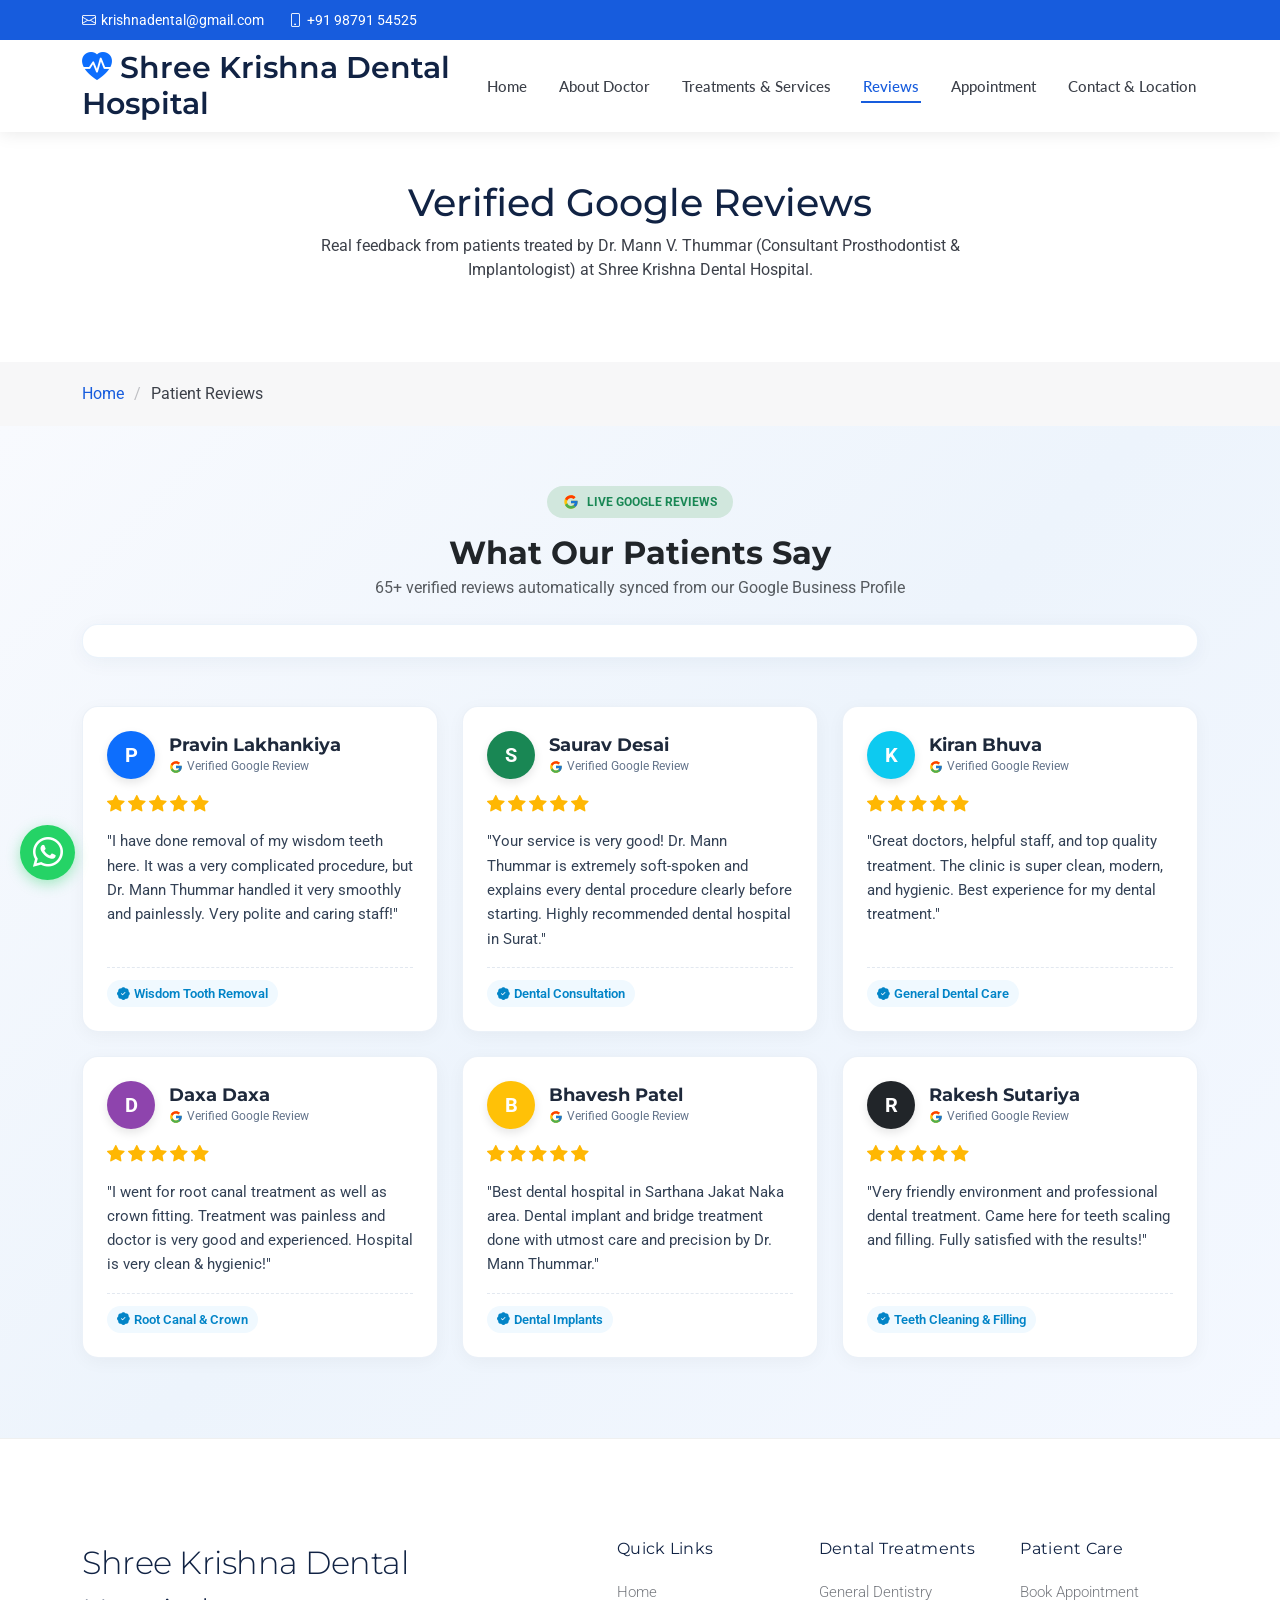
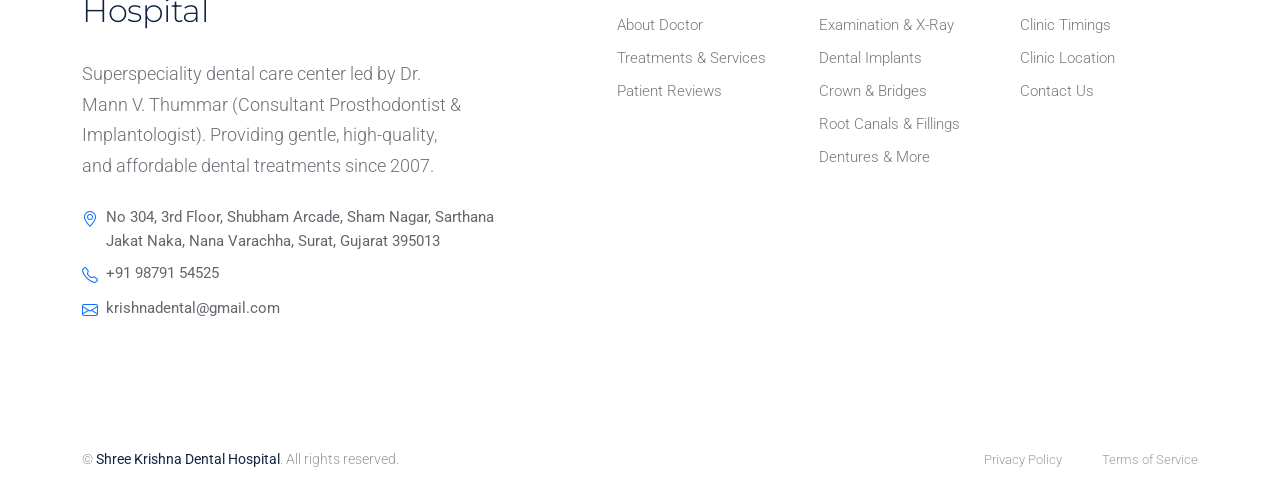
<file: testimonials.html>
<!DOCTYPE html>
<html lang="en">

<head>
  <meta charset="utf-8">
  <meta content="width=device-width, initial-scale=1.0" name="viewport">
    <title>Patient Reviews – Shree Krishna Dental Hospital, Surat</title>
  <meta name="description" content="Read verified patient reviews of Shree Krishna Dental Hospital, Surat. Patients share their experiences with dental implants, RCT, crowns and full mouth treatment by Dr. Mann V. Thummar.">
  <meta name="keywords" content="dental reviews Surat, patient testimonials Shree Krishna Dental, best dentist Surat reviews, dental implant reviews Surat, dentist Sarthana review">
  <link rel="canonical" href="https://shreekrishnadental.vercel.app/testimonials.html">
  <meta name="robots" content="index, follow">
  <meta name="author" content="Shree Krishna Dental Hospital">
  <!-- Open Graph -->
  <meta property="og:type" content="website">
  <meta property="og:url" content="https://shreekrishnadental.vercel.app/testimonials.html">
  <meta property="og:title" content="Patient Reviews – Shree Krishna Dental Hospital, Surat">
  <meta property="og:description" content="Read verified patient reviews of Shree Krishna Dental Hospital, Surat. Patients share their experiences with dental implants, RCT, crowns and full mouth treatment by Dr. Mann V. Thummar.">
  <meta property="og:image" content="https://shreekrishnadental.vercel.app/assets/img/dr-mann-thummar.jpg">
  <meta property="og:site_name" content="Shree Krishna Dental Hospital">
  <meta property="og:locale" content="en_IN">
  <!-- Twitter Card -->
  <meta name="twitter:card" content="summary_large_image">
  <meta name="twitter:title" content="Patient Reviews – Shree Krishna Dental Hospital, Surat">
  <meta name="twitter:description" content="Read verified patient reviews of Shree Krishna Dental Hospital, Surat. Patients share their experiences with dental implants, RCT, crowns and full mouth treatment by Dr. Mann V. Thummar.">
  <meta name="twitter:image" content="https://shreekrishnadental.vercel.app/assets/img/dr-mann-thummar.jpg">

  <!-- Favicons -->
  <link rel="icon" type="image/x-icon" href="favicon.ico">
  <link rel="shortcut icon" href="favicon.ico">
  <link rel="icon" type="image/png" sizes="48x48" href="assets/img/favicon-48x48.png">
  <link rel="icon" type="image/png" sizes="96x96" href="assets/img/favicon-96x96.png">
  <link rel="icon" type="image/png" sizes="192x192" href="assets/img/favicon-192x192.png">
  <link rel="apple-touch-icon" sizes="180x180" href="assets/img/apple-touch-icon.png">
  <link rel="manifest" href="site.webmanifest">

  <!-- Fonts -->
  <link href="https://fonts.googleapis.com" rel="preconnect">
  <link href="https://fonts.gstatic.com" rel="preconnect" crossorigin>
  <link
    href="https://fonts.googleapis.com/css2?family=Roboto:ital,wght@0,100;0,300;0,400;0,500;0,700;0,900;1,100;1,300;1,400;1,500;1,700;1,900&family=Montserrat:ital,wght@0,100;0,200;0,300;0,400;0,500;0,600;0,700;0,800;0,900;1,100;1,200;1,300;1,400;1,500;1,600;1,700;1,800;1,900&family=Lato:ital,wght@0,100;0,300;0,400;0,700;0,900;1,100;1,300;1,400;1,700;1,900&display=swap"
    rel="stylesheet">

  <!-- Vendor CSS Files -->
  <link href="assets/vendor/bootstrap/css/bootstrap.min.css" rel="stylesheet">
  <link href="assets/vendor/bootstrap-icons/bootstrap-icons.css" rel="stylesheet">
  <link href="assets/vendor/aos/aos.css" rel="stylesheet">
  <link href="assets/vendor/glightbox/css/glightbox.min.css" rel="stylesheet">
  <link href="assets/vendor/fontawesome-free/css/all.min.css" rel="stylesheet">
  <link href="assets/vendor/swiper/swiper-bundle.min.css" rel="stylesheet">

  <!-- Main CSS File -->
  <link href="assets/css/main.css" rel="stylesheet">

  <!-- =======================================================
  * Template Name: Clinic
  * Template URL: https://bootstrapmade.com/clinic-bootstrap-template/
  * Updated: Jul 23 2025 with Bootstrap v5.3.7
  * Author: BootstrapMade.com
  * License: https://bootstrapmade.com/license/
  ======================================================== -->
</head>

<body class="testimonials-page">

  <header id="header" class="header fixed-top">

    <div class="topbar d-flex align-items-center dark-background">
      <div class="container d-flex justify-content-center justify-content-md-between">
        <div class="contact-info d-flex align-items-center">
          <i class="bi bi-envelope d-flex align-items-center"><a
              href="mailto:krishnadental@gmail.com">krishnadental@gmail.com</a></i>
          <i class="bi bi-phone d-flex align-items-center ms-4"><span>+91 98791 54525</span></i>
        </div>
        
      </div>
    </div><!-- End Top Bar -->

    <div class="branding d-flex align-items-cente">

      <div class="container position-relative d-flex align-items-center justify-content-between">
        <a href="index.html" class="logo d-flex align-items-center">
          <!-- Uncomment the line below if you also wish to use an image logo -->
          <!-- <img src="assets/img/logo.webp" alt=""> -->
          <h1 class="sitename"><i class="bi bi-heart-pulse-fill me-2 text-primary"></i>Shree Krishna Dental Hospital</h1>
        </a>

        <nav id="navmenu" class="navmenu">
          <ul>
            <li><a href="index.html">Home</a></li>
            <li><a href="about.html">About Doctor</a></li>
            <li><a href="services.html">Treatments & Services</a></li>
            <li><a href="testimonials.html" class="active">Reviews</a></li>
            <li><a href="appointment.html">Appointment</a></li>
            <li><a href="contact.html">Contact & Location</a></li>
          </ul>
          <i class="mobile-nav-toggle d-xl-none bi bi-list"></i>
        </nav>

      </div>

    </div>

  </header>

  <main class="main">

    <!-- Page Title -->
    <div class="page-title">
      <div class="heading">
        <div class="container">
          <div class="row d-flex justify-content-center text-center">
            <div class="col-lg-8">
              <h1 class="heading-title">Verified Google Reviews</h1>
              <p class="mb-0">
                Real feedback from patients treated by Dr. Mann V. Thummar (Consultant Prosthodontist & Implantologist) at Shree Krishna Dental Hospital.
              </p>
            </div>
          </div>
        </div>
      </div>
      <nav class="breadcrumbs">
        <div class="container">
          <ol>
            <li><a href="index.html">Home</a></li>
            <li class="current">Patient Reviews</li>
          </ol>
        </div>
      </nav>
    </div><!-- End Page Title -->

    <!-- Patient Reviews Section -->
    <section id="patient-reviews" class="patient-reviews-section section">
      <div class="container" data-aos="fade-up" data-aos-delay="100">

        <!-- Live Google Reviews Header -->
        <div class="text-center mb-4">
          <span class="badge bg-success-subtle text-success px-3 py-2 rounded-pill fw-bold mb-2 d-inline-flex align-items-center gap-2">
            <svg width="16" height="16" viewBox="0 0 48 48" xmlns="http://www.w3.org/2000/svg"><path fill="#FFC107" d="M43.611,20.083H42V20H24v8h11.303c-1.649,4.657-6.08,8-11.303,8c-6.627,0-12-5.373-12-12c0-6.627,5.373-12,12-12c3.059,0,5.842,1.154,7.961,3.039l5.657-5.657C34.046,6.053,29.268,4,24,4C12.955,4,4,12.955,4,24c0,11.045,8.955,20,20,20c11.045,0,20-8.955,20-20C44,22.659,43.862,21.35,43.611,20.083z"/><path fill="#FF3D00" d="M6.306,14.691l6.571,4.819C14.655,15.108,18.961,12,24,12c3.059,0,5.842,1.154,7.961,3.039l5.657-5.657C34.046,6.053,29.268,4,24,4C16.318,4,9.656,8.337,6.306,14.691z"/><path fill="#4CAF50" d="M24,44c5.166,0,9.86-1.977,13.409-5.192l-6.19-5.238C29.211,35.091,26.715,36,24,36c-5.202,0-9.619-3.317-11.283-7.946l-6.522,5.025C9.505,39.556,16.227,44,24,44z"/><path fill="#1976D2" d="M43.611,20.083H42V20H24v8h11.303c-0.792,2.237-2.231,4.166-4.087,5.571c0.001-0.001,0.002-0.001,0.003-0.002l6.19,5.238C36.971,39.205,44,34,44,24C44,22.659,43.862,21.35,43.611,20.083z"/></svg>
            LIVE GOOGLE REVIEWS
          </span>
          <h2 class="fw-bold fs-2 text-dark mt-2 mb-1">What Our Patients Say</h2>
          <p class="text-muted fs-6 mb-4">65+ verified reviews automatically synced from our Google Business Profile</p>
        </div>

        <!-- Elfsight Live Google Reviews Widget Container -->
        <div class="row justify-content-center mb-5" data-aos="fade-up" data-aos-delay="200">
          <div class="col-lg-12">
            <div class="elfsight-widget-wrapper">
              <script src="https://elfsightcdn.com/platform.js" async></script>
              <div class="elfsight-app-5d91987d-0ec6-41df-99d0-3826d7e933e3" data-elfsight-app-lazy></div>
            </div>
          </div>
        </div>

        <!-- Readable Patient Review Cards Grid (100% Mobile Responsive) -->
        <div class="row g-4" data-aos="fade-up" data-aos-delay="300">

          <!-- Review Card 1 -->
          <div class="col-lg-4 col-md-6">
            <div class="patient-review-card">
              <div class="card-header-flex">
                <div class="patient-avatar bg-primary text-white">P</div>
                <div class="patient-meta">
                  <h3 class="patient-name">Pravin Lakhankiya</h3>
                  <div class="verified-badge">
                    <svg width="14" height="14" viewBox="0 0 48 48" class="me-1"><path fill="#FFC107" d="M43.611,20.083H42V20H24v8h11.303c-1.649,4.657-6.08,8-11.303,8c-6.627,0-12-5.373-12-12c0-6.627,5.373-12,12-12c3.059,0,5.842,1.154,7.961,3.039l5.657-5.657C34.046,6.053,29.268,4,24,4C12.955,4,4,12.955,4,24c0,11.045,8.955,20,20,20c11.045,0,20-8.955,20-20C44,22.659,43.862,21.35,43.611,20.083z"/><path fill="#FF3D00" d="M6.306,14.691l6.571,4.819C14.655,15.108,18.961,12,24,12c3.059,0,5.842,1.154,7.961,3.039l5.657-5.657C34.046,6.053,29.268,4,24,4C16.318,4,9.656,8.337,6.306,14.691z"/><path fill="#4CAF50" d="M24,44c5.166,0,9.86-1.977,13.409-5.192l-6.19-5.238C29.211,35.091,26.715,36,24,36c-5.202,0-9.619-3.317-11.283-7.946l-6.522,5.025C9.505,39.556,16.227,44,24,44z"/><path fill="#1976D2" d="M43.611,20.083H42V20H24v8h11.303c-0.792,2.237-2.231,4.166-4.087,5.571c0.001-0.001,0.002-0.001,0.003-0.002l6.19,5.238C36.971,39.205,44,34,44,24C44,22.659,43.862,21.35,43.611,20.083z"/></svg>
                    Verified Google Review
                  </div>
                </div>
              </div>
              <div class="star-rating">
                <i class="bi bi-star-fill"></i>
                <i class="bi bi-star-fill"></i>
                <i class="bi bi-star-fill"></i>
                <i class="bi bi-star-fill"></i>
                <i class="bi bi-star-fill"></i>
              </div>
              <p class="review-text">
                "I have done removal of my wisdom teeth here. It was a very complicated procedure, but Dr. Mann Thummar handled it very smoothly and painlessly. Very polite and caring staff!"
              </p>
              <div class="review-footer">
                <span class="treatment-tag"><i class="bi bi-patch-check-fill me-1"></i>Wisdom Tooth Removal</span>
              </div>
            </div>
          </div>

          <!-- Review Card 2 -->
          <div class="col-lg-4 col-md-6">
            <div class="patient-review-card">
              <div class="card-header-flex">
                <div class="patient-avatar bg-success text-white">S</div>
                <div class="patient-meta">
                  <h3 class="patient-name">Saurav Desai</h3>
                  <div class="verified-badge">
                    <svg width="14" height="14" viewBox="0 0 48 48" class="me-1"><path fill="#FFC107" d="M43.611,20.083H42V20H24v8h11.303c-1.649,4.657-6.08,8-11.303,8c-6.627,0-12-5.373-12-12c0-6.627,5.373-12,12-12c3.059,0,5.842,1.154,7.961,3.039l5.657-5.657C34.046,6.053,29.268,4,24,4C12.955,4,4,12.955,4,24c0,11.045,8.955,20,20,20c11.045,0,20-8.955,20-20C44,22.659,43.862,21.35,43.611,20.083z"/><path fill="#FF3D00" d="M6.306,14.691l6.571,4.819C14.655,15.108,18.961,12,24,12c3.059,0,5.842,1.154,7.961,3.039l5.657-5.657C34.046,6.053,29.268,4,24,4C16.318,4,9.656,8.337,6.306,14.691z"/><path fill="#4CAF50" d="M24,44c5.166,0,9.86-1.977,13.409-5.192l-6.19-5.238C29.211,35.091,26.715,36,24,36c-5.202,0-9.619-3.317-11.283-7.946l-6.522,5.025C9.505,39.556,16.227,44,24,44z"/><path fill="#1976D2" d="M43.611,20.083H42V20H24v8h11.303c-0.792,2.237-2.231,4.166-4.087,5.571c0.001-0.001,0.002-0.001,0.003-0.002l6.19,5.238C36.971,39.205,44,34,44,24C44,22.659,43.862,21.35,43.611,20.083z"/></svg>
                    Verified Google Review
                  </div>
                </div>
              </div>
              <div class="star-rating">
                <i class="bi bi-star-fill"></i>
                <i class="bi bi-star-fill"></i>
                <i class="bi bi-star-fill"></i>
                <i class="bi bi-star-fill"></i>
                <i class="bi bi-star-fill"></i>
              </div>
              <p class="review-text">
                "Your service is very good! Dr. Mann Thummar is extremely soft-spoken and explains every dental procedure clearly before starting. Highly recommended dental hospital in Surat."
              </p>
              <div class="review-footer">
                <span class="treatment-tag"><i class="bi bi-patch-check-fill me-1"></i>Dental Consultation</span>
              </div>
            </div>
          </div>

          <!-- Review Card 3 -->
          <div class="col-lg-4 col-md-6">
            <div class="patient-review-card">
              <div class="card-header-flex">
                <div class="patient-avatar bg-info text-white">K</div>
                <div class="patient-meta">
                  <h3 class="patient-name">Kiran Bhuva</h3>
                  <div class="verified-badge">
                    <svg width="14" height="14" viewBox="0 0 48 48" class="me-1"><path fill="#FFC107" d="M43.611,20.083H42V20H24v8h11.303c-1.649,4.657-6.08,8-11.303,8c-6.627,0-12-5.373-12-12c0-6.627,5.373-12,12-12c3.059,0,5.842,1.154,7.961,3.039l5.657-5.657C34.046,6.053,29.268,4,24,4C12.955,4,4,12.955,4,24c0,11.045,8.955,20,20,20c11.045,0,20-8.955,20-20C44,22.659,43.862,21.35,43.611,20.083z"/><path fill="#FF3D00" d="M6.306,14.691l6.571,4.819C14.655,15.108,18.961,12,24,12c3.059,0,5.842,1.154,7.961,3.039l5.657-5.657C34.046,6.053,29.268,4,24,4C16.318,4,9.656,8.337,6.306,14.691z"/><path fill="#4CAF50" d="M24,44c5.166,0,9.86-1.977,13.409-5.192l-6.19-5.238C29.211,35.091,26.715,36,24,36c-5.202,0-9.619-3.317-11.283-7.946l-6.522,5.025C9.505,39.556,16.227,44,24,44z"/><path fill="#1976D2" d="M43.611,20.083H42V20H24v8h11.303c-0.792,2.237-2.231,4.166-4.087,5.571c0.001-0.001,0.002-0.001,0.003-0.002l6.19,5.238C36.971,39.205,44,34,44,24C44,22.659,43.862,21.35,43.611,20.083z"/></svg>
                    Verified Google Review
                  </div>
                </div>
              </div>
              <div class="star-rating">
                <i class="bi bi-star-fill"></i>
                <i class="bi bi-star-fill"></i>
                <i class="bi bi-star-fill"></i>
                <i class="bi bi-star-fill"></i>
                <i class="bi bi-star-fill"></i>
              </div>
              <p class="review-text">
                "Great doctors, helpful staff, and top quality treatment. The clinic is super clean, modern, and hygienic. Best experience for my dental treatment."
              </p>
              <div class="review-footer">
                <span class="treatment-tag"><i class="bi bi-patch-check-fill me-1"></i>General Dental Care</span>
              </div>
            </div>
          </div>

          <!-- Review Card 4 -->
          <div class="col-lg-4 col-md-6">
            <div class="patient-review-card">
              <div class="card-header-flex">
                <div class="patient-avatar bg-purple text-white" style="background-color: #8e44ad;">D</div>
                <div class="patient-meta">
                  <h3 class="patient-name">Daxa Daxa</h3>
                  <div class="verified-badge">
                    <svg width="14" height="14" viewBox="0 0 48 48" class="me-1"><path fill="#FFC107" d="M43.611,20.083H42V20H24v8h11.303c-1.649,4.657-6.08,8-11.303,8c-6.627,0-12-5.373-12-12c0-6.627,5.373-12,12-12c3.059,0,5.842,1.154,7.961,3.039l5.657-5.657C34.046,6.053,29.268,4,24,4C12.955,4,4,12.955,4,24c0,11.045,8.955,20,20,20c11.045,0,20-8.955,20-20C44,22.659,43.862,21.35,43.611,20.083z"/><path fill="#FF3D00" d="M6.306,14.691l6.571,4.819C14.655,15.108,18.961,12,24,12c3.059,0,5.842,1.154,7.961,3.039l5.657-5.657C34.046,6.053,29.268,4,24,4C16.318,4,9.656,8.337,6.306,14.691z"/><path fill="#4CAF50" d="M24,44c5.166,0,9.86-1.977,13.409-5.192l-6.19-5.238C29.211,35.091,26.715,36,24,36c-5.202,0-9.619-3.317-11.283-7.946l-6.522,5.025C9.505,39.556,16.227,44,24,44z"/><path fill="#1976D2" d="M43.611,20.083H42V20H24v8h11.303c-0.792,2.237-2.231,4.166-4.087,5.571c0.001-0.001,0.002-0.001,0.003-0.002l6.19,5.238C36.971,39.205,44,34,44,24C44,22.659,43.862,21.35,43.611,20.083z"/></svg>
                    Verified Google Review
                  </div>
                </div>
              </div>
              <div class="star-rating">
                <i class="bi bi-star-fill"></i>
                <i class="bi bi-star-fill"></i>
                <i class="bi bi-star-fill"></i>
                <i class="bi bi-star-fill"></i>
                <i class="bi bi-star-fill"></i>
              </div>
              <p class="review-text">
                "I went for root canal treatment as well as crown fitting. Treatment was painless and doctor is very good and experienced. Hospital is very clean & hygienic!"
              </p>
              <div class="review-footer">
                <span class="treatment-tag"><i class="bi bi-patch-check-fill me-1"></i>Root Canal & Crown</span>
              </div>
            </div>
          </div>

          <!-- Review Card 5 -->
          <div class="col-lg-4 col-md-6">
            <div class="patient-review-card">
              <div class="card-header-flex">
                <div class="patient-avatar bg-warning text-white" style="background-color: #d35400;">B</div>
                <div class="patient-meta">
                  <h3 class="patient-name">Bhavesh Patel</h3>
                  <div class="verified-badge">
                    <svg width="14" height="14" viewBox="0 0 48 48" class="me-1"><path fill="#FFC107" d="M43.611,20.083H42V20H24v8h11.303c-1.649,4.657-6.08,8-11.303,8c-6.627,0-12-5.373-12-12c0-6.627,5.373-12,12-12c3.059,0,5.842,1.154,7.961,3.039l5.657-5.657C34.046,6.053,29.268,4,24,4C12.955,4,4,12.955,4,24c0,11.045,8.955,20,20,20c11.045,0,20-8.955,20-20C44,22.659,43.862,21.35,43.611,20.083z"/><path fill="#FF3D00" d="M6.306,14.691l6.571,4.819C14.655,15.108,18.961,12,24,12c3.059,0,5.842,1.154,7.961,3.039l5.657-5.657C34.046,6.053,29.268,4,24,4C16.318,4,9.656,8.337,6.306,14.691z"/><path fill="#4CAF50" d="M24,44c5.166,0,9.86-1.977,13.409-5.192l-6.19-5.238C29.211,35.091,26.715,36,24,36c-5.202,0-9.619-3.317-11.283-7.946l-6.522,5.025C9.505,39.556,16.227,44,24,44z"/><path fill="#1976D2" d="M43.611,20.083H42V20H24v8h11.303c-0.792,2.237-2.231,4.166-4.087,5.571c0.001-0.001,0.002-0.001,0.003-0.002l6.19,5.238C36.971,39.205,44,34,44,24C44,22.659,43.862,21.35,43.611,20.083z"/></svg>
                    Verified Google Review
                  </div>
                </div>
              </div>
              <div class="star-rating">
                <i class="bi bi-star-fill"></i>
                <i class="bi bi-star-fill"></i>
                <i class="bi bi-star-fill"></i>
                <i class="bi bi-star-fill"></i>
                <i class="bi bi-star-fill"></i>
              </div>
              <p class="review-text">
                "Best dental hospital in Sarthana Jakat Naka area. Dental implant and bridge treatment done with utmost care and precision by Dr. Mann Thummar."
              </p>
              <div class="review-footer">
                <span class="treatment-tag"><i class="bi bi-patch-check-fill me-1"></i>Dental Implants</span>
              </div>
            </div>
          </div>

          <!-- Review Card 6 -->
          <div class="col-lg-4 col-md-6">
            <div class="patient-review-card">
              <div class="card-header-flex">
                <div class="patient-avatar bg-dark text-white">R</div>
                <div class="patient-meta">
                  <h3 class="patient-name">Rakesh Sutariya</h3>
                  <div class="verified-badge">
                    <svg width="14" height="14" viewBox="0 0 48 48" class="me-1"><path fill="#FFC107" d="M43.611,20.083H42V20H24v8h11.303c-1.649,4.657-6.08,8-11.303,8c-6.627,0-12-5.373-12-12c0-6.627,5.373-12,12-12c3.059,0,5.842,1.154,7.961,3.039l5.657-5.657C34.046,6.053,29.268,4,24,4C12.955,4,4,12.955,4,24c0,11.045,8.955,20,20,20c11.045,0,20-8.955,20-20C44,22.659,43.862,21.35,43.611,20.083z"/><path fill="#FF3D00" d="M6.306,14.691l6.571,4.819C14.655,15.108,18.961,12,24,12c3.059,0,5.842,1.154,7.961,3.039l5.657-5.657C34.046,6.053,29.268,4,24,4C16.318,4,9.656,8.337,6.306,14.691z"/><path fill="#4CAF50" d="M24,44c5.166,0,9.86-1.977,13.409-5.192l-6.19-5.238C29.211,35.091,26.715,36,24,36c-5.202,0-9.619-3.317-11.283-7.946l-6.522,5.025C9.505,39.556,16.227,44,24,44z"/><path fill="#1976D2" d="M43.611,20.083H42V20H24v8h11.303c-0.792,2.237-2.231,4.166-4.087,5.571c0.001-0.001,0.002-0.001,0.003-0.002l6.19,5.238C36.971,39.205,44,34,44,24C44,22.659,43.862,21.35,43.611,20.083z"/></svg>
                    Verified Google Review
                  </div>
                </div>
              </div>
              <div class="star-rating">
                <i class="bi bi-star-fill"></i>
                <i class="bi bi-star-fill"></i>
                <i class="bi bi-star-fill"></i>
                <i class="bi bi-star-fill"></i>
                <i class="bi bi-star-fill"></i>
              </div>
              <p class="review-text">
                "Very friendly environment and professional dental treatment. Came here for teeth scaling and filling. Fully satisfied with the results!"
              </p>
              <div class="review-footer">
                <span class="treatment-tag"><i class="bi bi-patch-check-fill me-1"></i>Teeth Cleaning & Filling</span>
              </div>
            </div>
          </div>

        </div>

        <!-- Action Callout & Google Write Review Button -->
        <!-- <div class="reviews-action-banner mt-5 text-center p-4 rounded-4" data-aos="fade-up" data-aos-delay="400">
          <div class="row align-items-center justify-content-between g-3">
            <div class="col-lg-7 text-lg-start">
              <h4 class="fw-bold text-dark mb-1">Visited Shree Krishna Dental Hospital?</h4>
              <p class="text-muted mb-0">Share your experience on Google and help future patients find gentle, high-quality dental care.</p>
            </div>
            <div class="col-lg-5 text-lg-end d-flex gap-2 justify-content-lg-end justify-content-center flex-wrap">
              <a href="https://search.google.com/local/writereview?placeid=ChIJkwiN0jnE4DsRIJQnvV9hMDA" target="_blank" class="btn btn-primary rounded-pill px-4 py-2 fw-semibold">
                <i class="bi bi-google me-2"></i>Write a Google Review
              </a>
              <a href="appointment.html" class="btn btn-outline-primary rounded-pill px-4 py-2 fw-semibold">
                <i class="bi bi-calendar-check me-2"></i>Book Appointment
              </a>
            </div>
          </div> -->
        </div>

      </div>
    </section><!-- /Patient Reviews Section -->

  </main>


  <footer id="footer" class="footer-16 footer position-relative">

    <div class="container">

      <div class="footer-main" data-aos="fade-up" data-aos-delay="100">
        <div class="row align-items-start">

          <div class="col-lg-5">
            <div class="brand-section">
              <a href="index.html" class="logo d-flex align-items-center mb-4">
                <span class="sitename">Shree Krishna Dental Hospital</span>
              </a>
              <p class="brand-description">Superspeciality dental care center led by Dr. Mann V. Thummar (Consultant Prosthodontist & Implantologist). Providing gentle, high-quality, and affordable dental treatments since 2007.</p>

              <div class="contact-info mt-4">
                <div class="contact-item mb-2">
                  <i class="bi bi-geo-alt me-2 text-primary"></i>
                  <span>No 304, 3rd Floor, Shubham Arcade, Sham Nagar, Sarthana Jakat Naka, Nana Varachha, Surat, Gujarat 395013</span>
                </div>
                <div class="contact-item mb-2">
                  <i class="bi bi-telephone me-2 text-primary"></i>
                  <span>+91 98791 54525</span>
                </div>
                <div class="contact-item">
                  <i class="bi bi-envelope me-2 text-primary"></i>
                  <span>krishnadental@gmail.com</span>
                </div>
              </div>
            </div>
          </div>

          <div class="col-lg-7">
            <div class="footer-nav-wrapper">
              <div class="row">

                <div class="col-6 col-lg-4">
                  <div class="nav-column">
                    <h6>Quick Links</h6>
                    <nav class="footer-nav">
                      <a href="index.html">Home</a>
                      <a href="about.html">About Doctor</a>
                      <a href="services.html">Treatments & Services</a>
                      <a href="testimonials.html">Patient Reviews</a>
                    </nav>
                  </div>
                </div>

                <div class="col-6 col-lg-4">
                  <div class="nav-column">
                    <h6>Dental Treatments</h6>
                    <nav class="footer-nav">
                      <a href="services.html">General Dentistry</a>
                      <a href="services.html">Examination & X-Ray</a>
                      <a href="services.html">Dental Implants</a>
                      <a href="services.html">Crown & Bridges</a>
                      <a href="services.html">Root Canals & Fillings</a>
                      <a href="services.html">Dentures & More</a>
                    </nav>
                  </div>
                </div>

                <div class="col-6 col-lg-4">
                  <div class="nav-column">
                    <h6>Patient Care</h6>
                    <nav class="footer-nav">
                      <a href="appointment.html">Book Appointment</a>
                      <a href="contact.html">Clinic Timings</a>
                      <a href="contact.html">Clinic Location</a>
                      <a href="contact.html">Contact Us</a>
                    </nav>
                  </div>
                </div>

              </div>
            </div>
          </div>

        </div>
      </div>

    </div>

    <div class="footer-bottom">
      <div class="container">
        <div class="bottom-content" data-aos="fade-up" data-aos-delay="300">
          <div class="row align-items-center">

            <div class="col-lg-6">
              <div class="copyright">
                <p>© <span class="sitename">Shree Krishna Dental Hospital</span>. All rights reserved.</p>
              </div>
            </div>

            <div class="col-lg-6 text-lg-end">
              <div class="legal-links">
                <a href="privacy.html">Privacy Policy</a>
                <a href="terms.html" class="ms-3">Terms of Service</a>
              </div>
            </div>

          </div>
        </div>
      </div>
    </div>

  </footer>

    <!-- Floating WhatsApp Button -->
  <a href="https://wa.me/919879154525?text=Hello%20Doctor,%20I%20want%20to%20book%20a%20dental%20appointment" target="_blank" class="whatsapp-btn" title="Chat on WhatsApp">
    <i class="bi bi-whatsapp"></i>
  </a>

  <!-- Scroll Top -->
  <a href="#!" id="scroll-top" class="scroll-top d-flex align-items-center justify-content-center"><i
      class="bi bi-arrow-up-short"></i></a>

  <!-- Preloader -->
  <div id="preloader"></div>

  <!-- Vendor JS Files -->
  <script src="assets/vendor/bootstrap/js/bootstrap.bundle.min.js"></script>
  <script src="assets/vendor/aos/aos.js"></script>
  <script src="assets/vendor/glightbox/js/glightbox.min.js"></script>
  <script src="assets/vendor/purecounter/purecounter_vanilla.js"></script>
  <script src="assets/vendor/swiper/swiper-bundle.min.js"></script>

    <!-- Main JS File -->
  <script src="assets/js/main.js"></script>
  <!-- WhatsApp Form Submission JS -->
  <script src="assets/js/whatsapp-forms.js"></script>

</body>

</html>
</file>
<file: assets/css/main.css>
/**
* Template Name: Clinic
* Template URL: https://bootstrapmade.com/clinic-bootstrap-template/
* Updated: Jul 23 2025 with Bootstrap v5.3.7
* Author: BootstrapMade.com
* License: https://bootstrapmade.com/license/
*/

@charset "UTF-8";

/*--------------------------------------------------------------
# Font & Color Variables
# Help: https://bootstrapmade.com/color-system/
--------------------------------------------------------------*/
/* Fonts */
:root {
  --default-font: "Roboto",  system-ui, -apple-system, "Segoe UI", Roboto, "Helvetica Neue", Arial, "Noto Sans", "Liberation Sans", sans-serif, "Apple Color Emoji", "Segoe UI Emoji", "Segoe UI Symbol", "Noto Color Emoji";
  --heading-font: "Montserrat",  sans-serif;
  --nav-font: "Lato",  sans-serif;
}

/* Global Colors - The following color variables are used throughout the website. Updating them here will change the color scheme of the entire website */
:root { 
  --background-color: #ffffff; /* Background color for the entire website, including individual sections */
  --default-color: #3c4049; /* Default color used for the majority of the text content across the entire website */
  --heading-color: #112344; /* Color for headings, subheadings and title throughout the website */
  --accent-color: #175cdd; /* Accent color that represents your brand on the website. It's used for buttons, links, and other elements that need to stand out */
  --surface-color: #ffffff; /* The surface color is used as a background of boxed elements within sections, such as cards, icon boxes, or other elements that require a visual separation from the global background. */
  --contrast-color: #ffffff; /* Contrast color for text, ensuring readability against backgrounds of accent, heading, or default colors. */
}

/* Nav Menu Colors - The following color variables are used specifically for the navigation menu. They are separate from the global colors to allow for more customization options */
:root {
  --nav-color: #3c4049;  /* The default color of the main navmenu links */
  --nav-hover-color: #175cdd; /* Applied to main navmenu links when they are hovered over or active */
  --nav-mobile-background-color: #ffffff; /* Used as the background color for mobile navigation menu */
  --nav-dropdown-background-color: #ffffff; /* Used as the background color for dropdown items that appear when hovering over primary navigation items */
  --nav-dropdown-color: #3c4049; /* Used for navigation links of the dropdown items in the navigation menu. */
  --nav-dropdown-hover-color: #175cdd; /* Similar to --nav-hover-color, this color is applied to dropdown navigation links when they are hovered over. */
}

/* Color Presets - These classes override global colors when applied to any section or element, providing reuse of the sam color scheme. */

.light-background {
  --background-color: #f4f8ff;
  --surface-color: #ffffff;
}

.dark-background {
  --background-color: #021418;
  --default-color: #ffffff;
  --heading-color: #ffffff;
  --surface-color: #11262a;
  --contrast-color: #ffffff;
}

/* Smooth scroll */
:root {
  scroll-behavior: smooth;
}

/*--------------------------------------------------------------
# General Styling & Shared Classes
--------------------------------------------------------------*/
body {
  color: var(--default-color);
  background-color: var(--background-color);
  font-family: var(--default-font);
}

a {
  color: var(--accent-color);
  text-decoration: none;
  transition: 0.3s;
}

a:hover {
  color: color-mix(in srgb, var(--accent-color), transparent 25%);
  text-decoration: none;
}

h1,
h2,
h3,
h4,
h5,
h6 {
  color: var(--heading-color);
  font-family: var(--heading-font);
}

/* PHP Email Form Messages
------------------------------*/
.php-email-form .error-message {
  display: none;
  background: #df1529;
  color: #ffffff;
  text-align: left;
  padding: 15px;
  margin-bottom: 24px;
  font-weight: 600;
}

.php-email-form .sent-message {
  display: none;
  color: #ffffff;
  background: #059652;
  text-align: center;
  padding: 15px;
  margin-bottom: 24px;
  font-weight: 600;
}

.php-email-form .loading {
  display: none;
  background: var(--surface-color);
  text-align: center;
  padding: 15px;
  margin-bottom: 24px;
}

.php-email-form .loading:before {
  content: "";
  display: inline-block;
  border-radius: 50%;
  width: 24px;
  height: 24px;
  margin: 0 10px -6px 0;
  border: 3px solid var(--accent-color);
  border-top-color: var(--surface-color);
  animation: php-email-form-loading 1s linear infinite;
}

@keyframes php-email-form-loading {
  0% {
    transform: rotate(0deg);
  }

  100% {
    transform: rotate(360deg);
  }
}

/*--------------------------------------------------------------
# Global Header
--------------------------------------------------------------*/
.header {
  --background-color: rgba(255, 255, 255, 0);
  color: var(--default-color);
  transition: all 0.5s;
  z-index: 997;
  background-color: var(--background-color);
  box-shadow: 0px 0 18px rgba(0, 0, 0, 0.1);
}

.header .topbar {
  background-color: var(--accent-color);
  height: 40px;
  padding: 0;
  font-size: 14px;
  transition: all 0.5s;
}

.header .topbar .contact-info i {
  font-style: normal;
  color: var(--contrast-color);
}

.header .topbar .contact-info i a,
.header .topbar .contact-info i span {
  padding-left: 5px;
  color: var(--contrast-color);
}

@media (max-width: 575px) {

  .header .topbar .contact-info i a,
  .header .topbar .contact-info i span {
    font-size: 13px;
  }
}

.header .topbar .contact-info i a {
  line-height: 0;
  transition: 0.3s;
}

.header .topbar .contact-info i a:hover {
  color: var(--contrast-color);
  text-decoration: underline;
}

.header .topbar .social-links a {
  color: color-mix(in srgb, var(--contrast-color), transparent 40%);
  line-height: 0;
  transition: 0.3s;
  margin-left: 20px;
}

.header .topbar .social-links a:hover {
  color: var(--contrast-color);
}

.header .branding {
  min-height: 60px;
  padding: 10px 0;
}

.header .logo {
  line-height: 1;
}

.header .logo img {
  max-height: 36px;
  margin-right: 8px;
}

.header .logo h1 {
  font-size: 30px;
  margin: 0;
  font-weight: 600;
  color: var(--heading-color);
}

.scrolled .header .topbar {
  height: 0;
  visibility: hidden;
  overflow: hidden;
}

/* Global Header on Scroll
------------------------------*/
.scrolled .header {
  --background-color: #ffffff;
}

/*--------------------------------------------------------------
# Navigation Menu
--------------------------------------------------------------*/
/* Desktop Navigation */
@media (min-width: 1200px) {
  .navmenu {
    padding: 0;
  }

  .navmenu ul {
    margin: 0;
    padding: 0;
    display: flex;
    list-style: none;
    align-items: center;
  }

  .navmenu li {
    position: relative;
  }

  .navmenu>ul>li {
    white-space: nowrap;
    padding: 15px 14px;
  }

  .navmenu>ul>li:last-child {
    padding-right: 0;
  }

  .navmenu a,
  .navmenu a:focus {
    color: var(--nav-color);
    font-size: 15px;
    padding: 0 2px;
    font-family: var(--nav-font);
    font-weight: 500;
    display: flex;
    align-items: center;
    justify-content: space-between;
    white-space: nowrap;
    transition: 0.3s;
    position: relative;
  }

  .navmenu a i,
  .navmenu a:focus i {
    font-size: 12px;
    line-height: 0;
    margin-left: 5px;
    transition: 0.3s;
  }

  .navmenu>ul>li>a:before {
    content: "";
    position: absolute;
    width: 100%;
    height: 2px;
    bottom: -6px;
    left: 0;
    background-color: var(--accent-color);
    visibility: hidden;
    width: 0px;
    transition: all 0.3s ease-in-out 0s;
  }

  .navmenu a:hover:before,
  .navmenu li:hover>a:before,
  .navmenu .active:before {
    visibility: visible;
    width: 100%;
  }

  .navmenu li:hover>a,
  .navmenu .active,
  .navmenu .active:focus {
    color: var(--nav-hover-color);
  }

  .navmenu .dropdown ul {
    margin: 0;
    padding: 10px 0;
    background: var(--nav-dropdown-background-color);
    display: block;
    position: absolute;
    visibility: hidden;
    left: 14px;
    top: 130%;
    opacity: 0;
    transition: 0.3s;
    border-radius: 4px;
    z-index: 99;
    box-shadow: 0px 0px 30px rgba(0, 0, 0, 0.1);
  }

  .navmenu .dropdown ul li {
    min-width: 200px;
  }

  .navmenu .dropdown ul a {
    padding: 10px 20px;
    font-size: 15px;
    text-transform: none;
    color: var(--nav-dropdown-color);
  }

  .navmenu .dropdown ul a i {
    font-size: 12px;
  }

  .navmenu .dropdown ul a:hover,
  .navmenu .dropdown ul .active:hover,
  .navmenu .dropdown ul li:hover>a {
    color: var(--nav-dropdown-hover-color);
  }

  .navmenu .dropdown:hover>ul {
    opacity: 1;
    top: 100%;
    visibility: visible;
  }

  .navmenu .dropdown .dropdown ul {
    top: 0;
    left: -90%;
    visibility: hidden;
  }

  .navmenu .dropdown .dropdown:hover>ul {
    opacity: 1;
    top: 0;
    left: -100%;
    visibility: visible;
  }
}

/* Mobile Navigation */
@media (max-width: 1199px) {
  .mobile-nav-toggle {
    color: var(--nav-color);
    font-size: 28px;
    line-height: 0;
    margin-right: 10px;
    cursor: pointer;
    transition: color 0.3s;
  }

  .navmenu {
    padding: 0;
    z-index: 9997;
  }

  .navmenu ul {
    display: none;
    list-style: none;
    position: absolute;
    inset: 60px 20px 20px 20px;
    padding: 10px 0;
    margin: 0;
    border-radius: 6px;
    background-color: var(--nav-mobile-background-color);
    border: 1px solid color-mix(in srgb, var(--default-color), transparent 90%);
    box-shadow: none;
    overflow-y: auto;
    transition: 0.3s;
    z-index: 9998;
  }

  .navmenu a,
  .navmenu a:focus {
    color: var(--nav-dropdown-color);
    padding: 10px 20px;
    font-family: var(--nav-font);
    font-size: 17px;
    font-weight: 500;
    display: flex;
    align-items: center;
    justify-content: space-between;
    white-space: nowrap;
    transition: 0.3s;
  }

  .navmenu a i,
  .navmenu a:focus i {
    font-size: 12px;
    line-height: 0;
    margin-left: 5px;
    width: 30px;
    height: 30px;
    display: flex;
    align-items: center;
    justify-content: center;
    border-radius: 50%;
    transition: 0.3s;
    background-color: color-mix(in srgb, var(--accent-color), transparent 90%);
  }

  .navmenu a i:hover,
  .navmenu a:focus i:hover {
    background-color: var(--accent-color);
    color: var(--contrast-color);
  }

  .navmenu a:hover,
  .navmenu .active,
  .navmenu .active:focus {
    color: var(--nav-dropdown-hover-color);
  }

  .navmenu .active i,
  .navmenu .active:focus i {
    background-color: var(--accent-color);
    color: var(--contrast-color);
    transform: rotate(180deg);
  }

  .navmenu .dropdown ul {
    position: static;
    display: none;
    z-index: 99;
    padding: 10px 0;
    margin: 10px 20px;
    background-color: var(--nav-dropdown-background-color);
    transition: all 0.5s ease-in-out;
  }

  .navmenu .dropdown ul ul {
    background-color: rgba(33, 37, 41, 0.1);
  }

  .navmenu .dropdown>.dropdown-active {
    display: block;
    background-color: rgba(33, 37, 41, 0.03);
  }

  .mobile-nav-active {
    overflow: hidden;
  }

  .mobile-nav-active .mobile-nav-toggle {
    color: #fff;
    position: absolute;
    font-size: 32px;
    top: 15px;
    right: 15px;
    margin-right: 0;
    z-index: 9999;
  }

  .mobile-nav-active .navmenu {
    position: fixed;
    overflow: hidden;
    inset: 0;
    background: rgba(33, 37, 41, 0.8);
    transition: 0.3s;
  }

  .mobile-nav-active .navmenu>ul {
    display: block;
  }
}

/*--------------------------------------------------------------
# Global Footer
--------------------------------------------------------------*/
.footer-16 {
  background: var(--background-color);
  color: var(--default-color);
  font-size: 15px;
  padding: 100px 0 0;
  border-top: 1px solid color-mix(in srgb, var(--default-color), transparent 92%);
}

.footer-16 .footer-main {
  margin-bottom: 80px;
}

.footer-16 .brand-section .logo {
  text-decoration: none;
}

.footer-16 .brand-section .logo .sitename {
  font-family: var(--heading-font);
  font-size: 32px;
  font-weight: 300;
  color: var(--heading-color);
  letter-spacing: -0.5px;
}

.footer-16 .brand-section .brand-description {
  font-size: 18px;
  line-height: 1.7;
  color: color-mix(in srgb, var(--default-color), transparent 25%);
  font-weight: 300;
  max-width: 380px;
  margin: 0;
}

.footer-16 .brand-section .contact-info .contact-item {
  display: flex;
  align-items: flex-start;
  margin-bottom: 16px;
  font-size: 15px;
  color: color-mix(in srgb, var(--default-color), transparent 20%);
}

.footer-16 .brand-section .contact-info .contact-item i {
  font-size: 16px;
  color: var(--accent-color);
  margin-right: 12px;
  margin-top: 3px;
  flex-shrink: 0;
}

.footer-16 .brand-section .contact-info .contact-item span {
  line-height: 1.6;
}

.footer-16 .footer-nav-wrapper {
  padding-left: 60px;
}

@media (max-width: 991px) {
  .footer-16 .footer-nav-wrapper {
    padding-left: 0;
    margin-top: 50px;
  }
}

.footer-16 .nav-column {
  margin-bottom: 40px;
}

.footer-16 .nav-column h6 {
  font-family: var(--heading-font);
  font-size: 16px;
  font-weight: 400;
  color: var(--heading-color);
  margin-bottom: 24px;
  letter-spacing: 0.3px;
}

.footer-16 .nav-column .footer-nav {
  display: flex;
  flex-direction: column;
  gap: 12px;
}

.footer-16 .nav-column .footer-nav a {
  color: color-mix(in srgb, var(--default-color), transparent 30%);
  text-decoration: none;
  font-size: 15px;
  font-weight: 300;
  transition: all 0.3s ease;
  line-height: 1.4;
}

.footer-16 .nav-column .footer-nav a:hover {
  color: var(--accent-color);
  transform: translateX(4px);
}

.footer-16 .footer-social {
  padding: 50px 0;
  border-top: 1px solid color-mix(in srgb, var(--default-color), transparent 94%);
  border-bottom: 1px solid color-mix(in srgb, var(--default-color), transparent 94%);
}

.footer-16 .footer-social .newsletter-section h5 {
  font-family: var(--heading-font);
  font-size: 20px;
  font-weight: 300;
  color: var(--heading-color);
  margin-bottom: 12px;
  letter-spacing: -0.2px;
}

.footer-16 .footer-social .newsletter-section p {
  font-size: 16px;
  color: color-mix(in srgb, var(--default-color), transparent 35%);
  margin: 0;
  line-height: 1.6;
  max-width: 340px;
}

.footer-16 .footer-social .social-section {
  display: flex;
  justify-content: flex-end;
}

@media (max-width: 991px) {
  .footer-16 .footer-social .social-section {
    justify-content: flex-start;
    margin-top: 30px;
  }
}

.footer-16 .footer-social .social-links {
  display: flex;
  gap: 32px;
  align-items: center;
}

@media (max-width: 576px) {
  .footer-16 .footer-social .social-links {
    gap: 20px;
    flex-wrap: wrap;
  }
}

.footer-16 .footer-social .social-links .social-link {
  display: flex;
  align-items: center;
  gap: 8px;
  text-decoration: none;
  color: color-mix(in srgb, var(--default-color), transparent 40%);
  font-size: 14px;
  font-weight: 400;
  transition: all 0.3s ease;
}

.footer-16 .footer-social .social-links .social-link i {
  font-size: 18px;
  transition: all 0.3s ease;
}

.footer-16 .footer-social .social-links .social-link span {
  transition: all 0.3s ease;
}

.footer-16 .footer-social .social-links .social-link:hover {
  color: var(--accent-color);
  transform: translateY(-2px);
}

.footer-16 .footer-social .social-links .social-link:hover i {
  transform: scale(1.1);
}

.footer-16 .footer-bottom {
  padding: 30px 0;
}

.footer-16 .footer-bottom .copyright p {
  margin: 0;
  font-size: 14px;
  color: color-mix(in srgb, var(--default-color), transparent 45%);
  font-weight: 300;
}

.footer-16 .footer-bottom .copyright p .sitename {
  color: var(--heading-color);
  font-weight: 400;
}

.footer-16 .footer-bottom .legal-links {
  display: flex;
  align-items: center;
  justify-content: flex-end;
  gap: 24px;
}

@media (max-width: 991px) {
  .footer-16 .footer-bottom .legal-links {
    justify-content: flex-start;
    margin-top: 20px;
    flex-wrap: wrap;
  }
}

.footer-16 .footer-bottom .legal-links a {
  font-size: 13px;
  color: color-mix(in srgb, var(--default-color), transparent 50%);
  text-decoration: none;
  font-weight: 300;
  transition: color 0.3s ease;
}

.footer-16 .footer-bottom .legal-links a:hover {
  color: var(--accent-color);
}

.footer-16 .footer-bottom .legal-links .credits {
  font-size: 12px;
  color: color-mix(in srgb, var(--default-color), transparent 60%);
  margin-left: 8px;
  padding-left: 24px;
  border-left: 1px solid color-mix(in srgb, var(--default-color), transparent 90%);
}

@media (max-width: 576px) {
  .footer-16 .footer-bottom .legal-links .credits {
    margin-left: 0;
    padding-left: 0;
    border-left: none;
    width: 100%;
    margin-top: 12px;
  }
}

.footer-16 .footer-bottom .legal-links .credits a {
  color: var(--accent-color);
  font-size: 12px;
}

.footer-16 .footer-bottom .legal-links .credits a:hover {
  text-decoration: underline;
}

@media (max-width: 768px) {
  .footer-16 {
    padding: 70px 0 0;
  }

  .footer-16 .brand-section {
    text-align: center;
    margin-bottom: 50px;
  }

  .footer-16 .brand-section .brand-description {
    max-width: none;
  }

  .footer-16 .brand-section .contact-info {
    text-align: left;
    display: inline-block;
  }

  .footer-16 .footer-nav-wrapper .nav-column {
    text-align: left;
  }

  .footer-16 .footer-nav-wrapper .nav-column h6 {
    margin-bottom: 16px;
  }

  .footer-16 .footer-nav-wrapper .nav-column .footer-nav {
    gap: 10px;
  }

  .footer-16 .footer-social {
    text-align: center;
  }

  .footer-16 .footer-social .newsletter-section p {
    max-width: none;
  }

  .footer-16 .footer-social .social-links {
    justify-content: center;
  }

  .footer-16 .footer-bottom {
    text-align: center;
  }

  .footer-16 .footer-bottom .legal-links {
    justify-content: center;
  }
}

/*--------------------------------------------------------------
# Preloader
--------------------------------------------------------------*/
#preloader {
  position: fixed;
  inset: 0;
  z-index: 9999;
  overflow: hidden;
  background-color: var(--background-color);
  transition: all 0.6s ease-out;
  width: 100%;
  height: 100vh;
}

#preloader:before,
#preloader:after {
  content: "";
  position: absolute;
  border: 4px solid var(--accent-color);
  border-radius: 50%;
  animation: animate-preloader 2s cubic-bezier(0, 0.2, 0.8, 1) infinite;
}

#preloader:after {
  animation-delay: -0.5s;
}

@keyframes animate-preloader {
  0% {
    width: 10px;
    height: 10px;
    top: calc(50% - 5px);
    left: calc(50% - 5px);
    opacity: 1;
  }

  100% {
    width: 72px;
    height: 72px;
    top: calc(50% - 36px);
    left: calc(50% - 36px);
    opacity: 0;
  }
}

/*--------------------------------------------------------------
# Scroll Top Button
--------------------------------------------------------------*/
.scroll-top {
  position: fixed;
  visibility: hidden;
  opacity: 0;
  right: 15px;
  bottom: -15px;
  z-index: 99999;
  background-color: var(--accent-color);
  width: 44px;
  height: 44px;
  border-radius: 50px;
  transition: all 0.4s;
}

.scroll-top i {
  font-size: 24px;
  color: var(--contrast-color);
  line-height: 0;
}

.scroll-top:hover {
  background-color: color-mix(in srgb, var(--accent-color), transparent 20%);
  color: var(--contrast-color);
}

.scroll-top.active {
  visibility: visible;
  opacity: 1;
  bottom: 15px;
}

/*--------------------------------------------------------------
# Disable aos animation delay on mobile devices
--------------------------------------------------------------*/
@media screen and (max-width: 768px) {
  [data-aos-delay] {
    transition-delay: 0 !important;
  }
}

/*--------------------------------------------------------------
# Global Page Titles & Breadcrumbs
--------------------------------------------------------------*/
.page-title {
  color: var(--default-color);
  background-color: var(--background-color);
  position: relative;
  padding-top: 100px;
}

.page-title .heading {
  padding: 80px 0;
}

.page-title .heading h1 {
  font-size: 38px;
  font-weight: 500;
}

.page-title nav {
  background-color: color-mix(in srgb, var(--default-color), transparent 96%);
  padding: 20px 0;
}

.page-title nav ol {
  display: flex;
  flex-wrap: wrap;
  list-style: none;
  padding: 0;
  margin: 0;
  font-size: 16px;
  font-weight: 400;
}

.page-title nav ol li+li {
  padding-left: 10px;
}

.page-title nav ol li+li::before {
  content: "/";
  display: inline-block;
  padding-right: 10px;
  color: color-mix(in srgb, var(--default-color), transparent 70%);
}

/*--------------------------------------------------------------
# Global Sections
--------------------------------------------------------------*/
section,
.section {
  color: var(--default-color);
  background-color: var(--background-color);
  padding: 60px 0;
  scroll-margin-top: 90px;
  overflow: clip;
}

@media (max-width: 1199px) {

  section,
  .section {
    scroll-margin-top: 66px;
  }
}

/*--------------------------------------------------------------
# Global Section Titles
--------------------------------------------------------------*/
.section-title {
  text-align: center;
  padding-bottom: 60px;
  position: relative;
}

.section-title h2 {
  font-size: 32px;
  font-weight: 500;
  margin-bottom: 20px;
  padding-bottom: 20px;
  position: relative;
}

.section-title h2:before {
  content: "";
  position: absolute;
  display: block;
  width: 160px;
  height: 1px;
  background: color-mix(in srgb, var(--default-color), transparent 60%);
  left: 0;
  right: 0;
  bottom: 1px;
  margin: auto;
}

.section-title h2::after {
  content: "";
  position: absolute;
  display: block;
  width: 60px;
  height: 3px;
  background: var(--accent-color);
  left: 0;
  right: 0;
  bottom: 0;
  margin: auto;
}

.section-title p {
  margin-bottom: 0;
}

/*--------------------------------------------------------------
# Hero Section
--------------------------------------------------------------*/
.hero {
  position: relative;
  min-height: 100vh;
  display: flex;
  align-items: center;
  background: linear-gradient(135deg, var(--surface-color) 0%, color-mix(in srgb, var(--accent-color), transparent 95%) 100%);
  overflow: hidden;
}

.hero::before {
  content: "";
  position: absolute;
  top: 0;
  left: 0;
  right: 0;
  bottom: 0;
  background: url("../img/bg/abstract-bg-3.webp") center/cover;
  opacity: 0.08;
  z-index: 0;
}

.hero .container {
  position: relative;
  z-index: 1;
}

.hero .hero-content {
  padding: 2rem 0;
}

.hero .hero-content .trust-badges {
  display: flex;
  gap: 1.5rem;
  flex-wrap: wrap;
}

.hero .hero-content .trust-badges .badge-item {
  display: flex;
  align-items: center;
  gap: 0.5rem;
  padding: 0.5rem 1rem;
  background: color-mix(in srgb, var(--accent-color), transparent 90%);
  border-radius: 50px;
  color: var(--accent-color);
  font-size: 0.875rem;
  font-weight: 500;
}

.hero .hero-content .trust-badges .badge-item i {
  font-size: 1rem;
}

@media (max-width: 576px) {
  .hero .hero-content .trust-badges {
    gap: 0.75rem;
  }

  .hero .hero-content .trust-badges .badge-item {
    font-size: 0.75rem;
    padding: 0.4rem 0.8rem;
  }
}

.hero .hero-content h1 {
  font-size: 3.5rem;
  font-weight: 700;
  line-height: 1.2;
  margin: 1.5rem 0;
  color: var(--heading-color);
}

.hero .hero-content h1 .highlight {
  color: var(--accent-color);
  position: relative;
}

.hero .hero-content h1 .highlight::after {
  content: "";
  position: absolute;
  bottom: 0;
  left: 0;
  right: 0;
  height: 3px;
  background: var(--accent-color);
  border-radius: 2px;
}

@media (max-width: 992px) {
  .hero .hero-content h1 {
    font-size: 2.5rem;
  }
}

@media (max-width: 576px) {
  .hero .hero-content h1 {
    font-size: 2rem;
  }
}

.hero .hero-content .hero-description {
  font-size: 1.125rem;
  line-height: 1.7;
  color: color-mix(in srgb, var(--default-color), transparent 20%);
  margin-bottom: 2rem;
  max-width: 500px;
}

.hero .hero-content .hero-stats {
  display: flex;
  gap: 2rem;
}

.hero .hero-content .hero-stats .stat-item {
  text-align: left;
}

.hero .hero-content .hero-stats .stat-item h3 {
  font-size: 2rem;
  font-weight: 700;
  color: var(--accent-color);
  margin: 0;
  line-height: 1;
}

.hero .hero-content .hero-stats .stat-item p {
  color: color-mix(in srgb, var(--default-color), transparent 30%);
  margin: 0.25rem 0 0 0;
  font-size: 0.875rem;
  font-weight: 500;
}

@media (max-width: 576px) {
  .hero .hero-content .hero-stats {
    gap: 1rem;
  }

  .hero .hero-content .hero-stats .stat-item h3 {
    font-size: 1.5rem;
  }
}

.hero .hero-content .hero-actions {
  display: flex;
  gap: 1rem;
  align-items: center;
  margin-bottom: 2rem;
}

.hero .hero-content .hero-actions .btn {
  padding: 1rem 2rem;
  font-weight: 600;
  border-radius: 50px;
  text-decoration: none;
  display: inline-flex;
  align-items: center;
  transition: all 0.3s ease;
  border: 2px solid transparent;
}

.hero .hero-content .hero-actions .btn.btn-primary {
  background: var(--accent-color);
  color: var(--contrast-color);
}

.hero .hero-content .hero-actions .btn.btn-primary:hover {
  background: color-mix(in srgb, var(--accent-color), black 10%);
  transform: translateY(-2px);
}

.hero .hero-content .hero-actions .btn.btn-outline {
  color: var(--accent-color);
  border-color: var(--accent-color);
  background: transparent;
}

.hero .hero-content .hero-actions .btn.btn-outline:hover {
  background: var(--accent-color);
  color: var(--contrast-color);
}

@media (max-width: 576px) {
  .hero .hero-content .hero-actions {
    flex-direction: column;
    align-items: stretch;
  }

  .hero .hero-content .hero-actions .btn {
    text-align: center;
    justify-content: center;
  }
}

.hero .hero-content .emergency-contact {
  display: flex;
  align-items: center;
  gap: 1rem;
  padding: 1rem;
  background: color-mix(in srgb, var(--surface-color), transparent 50%);
  border: 1px solid color-mix(in srgb, var(--accent-color), transparent 80%);
  border-radius: 12px;
  backdrop-filter: blur(10px);
}

.hero .hero-content .emergency-contact .emergency-icon {
  width: 50px;
  height: 50px;
  background: var(--accent-color);
  color: var(--contrast-color);
  border-radius: 50%;
  display: flex;
  align-items: center;
  justify-content: center;
  font-size: 1.25rem;
}

.hero .hero-content .emergency-contact .emergency-info small {
  display: block;
  color: color-mix(in srgb, var(--default-color), transparent 40%);
  font-size: 0.75rem;
  margin-bottom: 0.25rem;
}

.hero .hero-content .emergency-contact .emergency-info strong {
  color: var(--heading-color);
  font-size: 1.125rem;
  font-weight: 600;
}

.hero .hero-visual {
  position: relative;
  width: 100%;
}

.hero .hero-visual .main-image {
  position: relative;
  width: 100%;
  border-radius: 24px;
  overflow: hidden;
  box-shadow: 0 20px 50px rgba(0, 0, 0, 0.12);
  border: 4px solid #ffffff;
}

.hero .hero-visual .main-image img {
  width: 100%;
  height: auto;
  max-height: 640px;
  object-fit: cover;
  object-position: center 25%;
  display: block;
}

.hero .hero-visual .main-image .floating-card {
  position: absolute;
  background: rgba(255, 255, 255, 0.96);
  padding: 0.85rem 1.15rem;
  border-radius: 16px;
  box-shadow: 0 12px 30px rgba(0, 0, 0, 0.12);
  backdrop-filter: blur(12px);
  -webkit-backdrop-filter: blur(12px);
  border: 1px solid rgba(255, 255, 255, 0.9);
  z-index: 5;
}

.hero .hero-visual .main-image .floating-card.appointment-card {
  bottom: 20px;
  left: 20px;
  top: auto;
  right: auto;
  display: flex;
  align-items: center;
  gap: 0.85rem;
  max-width: 320px;
}

.hero .hero-visual .main-image .floating-card.appointment-card .card-icon {
  width: 42px;
  height: 42px;
  background: color-mix(in srgb, var(--accent-color), transparent 90%);
  color: var(--accent-color);
  border-radius: 12px;
  display: flex;
  align-items: center;
  justify-content: center;
  font-size: 1.15rem;
  flex-shrink: 0;
}

.hero .hero-visual .main-image .floating-card.appointment-card .card-content h6 {
  margin: 0 0 0.15rem 0;
  color: var(--heading-color);
  font-weight: 700;
  font-size: 0.88rem;
}

.hero .hero-visual .main-image .floating-card.appointment-card .card-content p {
  margin: 0 0 0.15rem 0;
  color: var(--default-color);
  font-weight: 500;
  font-size: 0.76rem;
  line-height: 1.25;
}

.hero .hero-visual .main-image .floating-card.appointment-card .card-content small {
  font-size: 0.7rem;
  font-weight: 600;
}

.hero .hero-visual .main-image .floating-card.rating-card {
  top: 20px;
  right: 20px;
  bottom: auto;
  left: auto;
  text-align: center;
  min-width: 125px;
  padding: 0.75rem 0.9rem;
}

.hero .hero-visual .main-image .floating-card.rating-card .rating-stars {
  color: #ffc107;
  margin-bottom: 0.2rem;
}

.hero .hero-visual .main-image .floating-card.rating-card .rating-stars i {
  font-size: 0.85rem;
}

.hero .hero-visual .main-image .floating-card.rating-card h6 {
  margin: 0 0 0.1rem 0;
  color: var(--heading-color);
  font-weight: 700;
  font-size: 1.05rem;
}

.hero .hero-visual .main-image .floating-card.rating-card small {
  color: color-mix(in srgb, var(--default-color), transparent 30%);
  font-size: 0.7rem;
  font-weight: 500;
}

@media (max-width: 991px) {
  .hero .hero-visual {
    margin-top: 2rem;
  }
  .hero .hero-visual .main-image img {
    max-height: 480px;
  }
}

@media (max-width: 576px) {
  .hero .hero-visual .main-image img {
    max-height: 420px;
    min-height: 340px;
  }

  .hero .hero-visual .main-image .floating-card.appointment-card {
    bottom: 12px;
    left: 12px;
    right: 12px;
    max-width: calc(100% - 24px);
    padding: 0.65rem 0.85rem;
  }

  .hero .hero-visual .main-image .floating-card.appointment-card .card-icon {
    width: 36px;
    height: 36px;
    font-size: 1rem;
  }

  .hero .hero-visual .main-image .floating-card.rating-card {
    top: 12px;
    right: 12px;
    padding: 0.5rem 0.75rem;
    min-width: 105px;
  }
}

.hero .hero-visual .background-elements {
  position: absolute;
  top: 0;
  left: 0;
  right: 0;
  bottom: 0;
  z-index: -1;
}

.hero .hero-visual .background-elements .element {
  position: absolute;
  border-radius: 50%;
  background: var(--accent-color);
  opacity: 0.1;
}

.hero .hero-visual .background-elements .element.element-1 {
  width: 200px;
  height: 200px;
  top: -50px;
  left: -50px;
  animation: float1 6s ease-in-out infinite;
}

.hero .hero-visual .background-elements .element.element-2 {
  width: 150px;
  height: 150px;
  bottom: -30px;
  right: -30px;
  animation: float2 8s ease-in-out infinite;
}

.hero .hero-visual .background-elements .element.element-3 {
  width: 100px;
  height: 100px;
  top: 50%;
  left: -25px;
  transform: translateY(-50%);
  animation: float3 7s ease-in-out infinite;
}

@media (max-width: 992px) {
  .hero .hero-visual {
    height: 400px;
    margin-top: 2rem;
  }
}

@keyframes float1 {

  0%,
  100% {
    transform: translateY(0px) rotate(0deg);
  }

  50% {
    transform: translateY(-20px) rotate(180deg);
  }
}

@keyframes float2 {

  0%,
  100% {
    transform: translateY(0px) rotate(0deg);
  }

  50% {
    transform: translateY(-15px) rotate(-180deg);
  }
}

@keyframes float3 {

  0%,
  100% {
    transform: translateY(-50%) rotate(0deg);
  }

  50% {
    transform: translateY(-70%) rotate(180deg);
  }
}

/*--------------------------------------------------------------
# Home About Section
--------------------------------------------------------------*/
.home-about {
  padding: 100px 0;
  background-color: var(--surface-color);
}

.home-about .about-content .section-heading {
  font-size: 2.5rem;
  font-weight: 300;
  line-height: 1.3;
  margin-bottom: 1.5rem;
}

@media (max-width: 768px) {
  .home-about .about-content .section-heading {
    font-size: 2rem;
  }
}

.home-about .about-content .lead-text {
  font-size: 1.25rem;
  font-weight: 300;
  line-height: 1.7;
  color: color-mix(in srgb, var(--default-color), transparent 15%);
  margin-bottom: 1.5rem;
}

.home-about .about-content p {
  font-size: 1.1rem;
  line-height: 1.8;
  color: color-mix(in srgb, var(--default-color), transparent 20%);
  margin-bottom: 2.5rem;
}

.home-about .about-content .stats-grid {
  display: grid;
  grid-template-columns: repeat(3, 1fr);
  gap: 2rem;
  margin-bottom: 3rem;
}

@media (max-width: 576px) {
  .home-about .about-content .stats-grid {
    grid-template-columns: 1fr;
    gap: 1.5rem;
  }
}

.home-about .about-content .stats-grid .stat-item {
  text-align: center;
}

.home-about .about-content .stats-grid .stat-item .stat-number {
  font-size: 2.5rem;
  font-weight: 300;
  color: var(--accent-color);
  display: block;
  line-height: 1;
}

.home-about .about-content .stats-grid .stat-item .stat-number::after {
  content: "+";
  font-size: 1.5rem;
  margin-left: 2px;
}

.home-about .about-content .stats-grid .stat-item .stat-label {
  font-size: 0.95rem;
  color: color-mix(in srgb, var(--default-color), transparent 30%);
  margin-top: 0.5rem;
  font-weight: 400;
}

.home-about .about-content .cta-section {
  display: flex;
  align-items: center;
  gap: 2rem;
  flex-wrap: wrap;
}

.home-about .about-content .cta-section .btn-primary {
  background-color: var(--accent-color);
  color: var(--contrast-color);
  padding: 12px 30px;
  font-size: 1rem;
  font-weight: 400;
  text-decoration: none;
  border-radius: 6px;
  transition: all 0.3s ease;
}

.home-about .about-content .cta-section .btn-primary:hover {
  background-color: color-mix(in srgb, var(--accent-color), black 10%);
  transform: translateY(-2px);
  color: var(--contrast-color);
}

.home-about .about-content .cta-section .btn-secondary {
  color: var(--heading-color);
  text-decoration: none;
  font-weight: 500;
  display: flex;
  align-items: center;
  gap: 0.5rem;
  transition: all 0.3s ease;
}

.home-about .about-content .cta-section .btn-secondary i {
  font-size: 1.5rem;
  color: var(--accent-color);
}

.home-about .about-content .cta-section .btn-secondary:hover {
  color: var(--accent-color);
  transform: translateX(5px);
}

.home-about .about-visual {
  position: relative;
  width: 100%;
}

.home-about .about-visual .main-image {
  border-radius: 20px;
  overflow: hidden;
  box-shadow: 0 20px 50px rgba(0, 0, 0, 0.1);
  border: 4px solid #ffffff;
}

.home-about .about-visual .main-image img {
  width: 100%;
  height: auto;
  display: block;
  transition: transform 0.3s ease;
}

.home-about .about-visual .main-image:hover img {
  transform: scale(1.03);
}

.home-about .about-visual .floating-card {
  position: absolute;
  bottom: 20px;
  left: 20px;
  background: rgba(255, 255, 255, 0.95);
  backdrop-filter: blur(10px);
  padding: 0.9rem 1.15rem;
  border-radius: 16px;
  box-shadow: 0 15px 35px rgba(0, 0, 0, 0.12);
  border: 1px solid rgba(255, 255, 255, 0.85);
  z-index: 5;
  max-width: 270px;
}

.home-about .about-visual .floating-card .card-content {
  display: flex;
  align-items: center;
  gap: 0.85rem;
}

.home-about .about-visual .floating-card .card-content .icon {
  background-color: color-mix(in srgb, var(--accent-color), transparent 90%);
  width: 42px;
  height: 42px;
  border-radius: 12px;
  display: flex;
  align-items: center;
  justify-content: center;
  flex-shrink: 0;
}

.home-about .about-visual .floating-card .card-content .icon i {
  color: var(--accent-color);
  font-size: 1.25rem;
}

.home-about .about-visual .floating-card .card-content .card-text h4 {
  font-size: 0.88rem;
  font-weight: 700;
  margin-bottom: 0.15rem;
  line-height: 1.2;
}

.home-about .about-visual .floating-card .card-content .card-text p {
  font-size: 0.76rem;
  color: color-mix(in srgb, var(--default-color), transparent 40%);
  margin: 0;
  line-height: 1.3;
}

.home-about .about-visual .experience-badge {
  position: absolute;
  top: 20px;
  right: 20px;
  background: linear-gradient(135deg, var(--accent-color), #0b5ed7);
  color: #ffffff;
  padding: 0.8rem 1.05rem;
  border-radius: 16px;
  text-align: center;
  box-shadow: 0 12px 30px rgba(13, 110, 253, 0.3);
  z-index: 5;
}

.home-about .about-visual .experience-badge .badge-content .years {
  display: block;
  font-size: 1.35rem;
  font-weight: 700;
  line-height: 1;
}

.home-about .about-visual .experience-badge .badge-content .text {
  display: block;
  font-size: 0.7rem;
  font-weight: 500;
  margin-top: 0.2rem;
  opacity: 0.95;
}

@media (max-width: 576px) {
  .home-about .about-visual .floating-card {
    bottom: 12px;
    left: 12px;
    padding: 0.65rem 0.85rem;
    max-width: calc(100% - 24px);
  }

  .home-about .about-visual .experience-badge {
    top: 12px;
    right: 12px;
    padding: 0.55rem 0.8rem;
  }
  
  .home-about .about-visual .experience-badge .badge-content .years {
    font-size: 1.1rem;
  }
}

@media (max-width: 992px) {
  .home-about {
    padding: 80px 0;
  }

  .home-about .row {
    text-align: center;
  }

  .home-about .about-content .stats-grid {
    margin: 2rem 0;
  }
}

/*--------------------------------------------------------------
# Featured Departments Section
--------------------------------------------------------------*/
.featured-departments .specialty-card {
  background: var(--surface-color);
  border-radius: 20px;
  overflow: hidden;
  box-shadow: 0 8px 40px color-mix(in srgb, var(--default-color), transparent 92%);
  transition: all 0.4s ease;
  height: 100%;
  display: flex;
  flex-direction: column;
}

.featured-departments .specialty-card:hover {
  transform: translateY(-8px);
  box-shadow: 0 20px 60px color-mix(in srgb, var(--default-color), transparent 85%);
}

.featured-departments .specialty-content {
  padding: 40px;
  flex: 1;
  display: flex;
  flex-direction: column;
}

.featured-departments .specialty-meta {
  margin-bottom: 15px;
}

.featured-departments .specialty-meta .specialty-label {
  display: inline-block;
  background: color-mix(in srgb, var(--accent-color), transparent 90%);
  color: var(--accent-color);
  font-size: 12px;
  font-weight: 600;
  text-transform: uppercase;
  letter-spacing: 0.5px;
  padding: 8px 16px;
  border-radius: 20px;
}

.featured-departments h3 {
  font-size: 28px;
  font-weight: 300;
  color: var(--heading-color);
  margin-bottom: 20px;
  line-height: 1.3;
}

.featured-departments .specialty-card p {
  color: color-mix(in srgb, var(--default-color), transparent 25%);
  font-size: 16px;
  line-height: 1.7;
  margin-bottom: 25px;
  flex: 1;
}

.featured-departments .specialty-features {
  display: flex;
  flex-direction: column;
  gap: 12px;
  margin-bottom: 30px;
}

.featured-departments .specialty-features span {
  display: flex;
  align-items: center;
  gap: 10px;
  font-size: 14px;
  color: color-mix(in srgb, var(--default-color), transparent 15%);
}

.featured-departments .specialty-features span i {
  color: var(--accent-color);
  font-size: 16px;
}

.featured-departments .specialty-link {
  display: inline-flex;
  align-items: center;
  gap: 10px;
  color: var(--accent-color);
  font-weight: 400;
  font-size: 16px;
  text-decoration: none;
  transition: all 0.3s ease;
}

.featured-departments .specialty-link:hover {
  color: color-mix(in srgb, var(--accent-color), transparent 20%);
  transform: translateX(5px);
}

.featured-departments .specialty-link i {
  transition: transform 0.3s ease;
}

.featured-departments .specialty-link:hover i {
  transform: translateX(3px);
}

.featured-departments .specialty-visual {
  height: 250px;
  position: relative;
  overflow: hidden;
}

.featured-departments .specialty-visual img {
  width: 100%;
  height: 100%;
  object-fit: cover;
  transition: transform 0.4s ease;
}

.featured-departments .specialty-visual .visual-overlay {
  position: absolute;
  top: 20px;
  right: 20px;
  width: 50px;
  height: 50px;
  background: color-mix(in srgb, var(--contrast-color), transparent 10%);
  border-radius: 50%;
  display: flex;
  align-items: center;
  justify-content: center;
  backdrop-filter: blur(10px);
}

.featured-departments .specialty-visual .visual-overlay i {
  color: var(--accent-color);
  font-size: 24px;
}

.featured-departments .specialty-card:hover .specialty-visual img {
  transform: scale(1.08);
}

.featured-departments .department-highlight {
  background: var(--surface-color);
  border-radius: 16px;
  padding: 40px 30px;
  height: 100%;
  text-align: center;
  border: 1px solid color-mix(in srgb, var(--default-color), transparent 92%);
  transition: all 0.3s ease;
}

.featured-departments .department-highlight:hover {
  border-color: color-mix(in srgb, var(--accent-color), transparent 70%);
  transform: translateY(-3px);
}

.featured-departments .highlight-icon {
  width: 80px;
  height: 80px;
  background: linear-gradient(135deg, var(--accent-color), color-mix(in srgb, var(--accent-color), #667eea 30%));
  border-radius: 50%;
  display: flex;
  align-items: center;
  justify-content: center;
  margin: 0 auto 25px;
}

.featured-departments .highlight-icon i {
  color: var(--contrast-color);
  font-size: 32px;
}

.featured-departments h4 {
  font-size: 22px;
  font-weight: 400;
  color: var(--heading-color);
  margin-bottom: 15px;
}

.featured-departments .department-highlight p {
  color: color-mix(in srgb, var(--default-color), transparent 25%);
  font-size: 15px;
  line-height: 1.6;
  margin-bottom: 25px;
}

.featured-departments .highlight-list {
  list-style: none;
  padding: 0;
  margin: 0 0 30px 0;
}

.featured-departments .highlight-list li {
  padding: 8px 0;
  color: color-mix(in srgb, var(--default-color), transparent 20%);
  font-size: 14px;
  position: relative;
}

.featured-departments .highlight-list li:before {
  content: "→";
  color: var(--accent-color);
  font-weight: bold;
  margin-right: 10px;
}

.featured-departments .highlight-cta {
  color: var(--accent-color);
  text-decoration: none;
  font-weight: 500;
  font-size: 14px;
  transition: all 0.3s ease;
  text-transform: uppercase;
  letter-spacing: 0.5px;
}

.featured-departments .highlight-cta:hover {
  color: color-mix(in srgb, var(--accent-color), transparent 20%);
}

.featured-departments .emergency-banner {
  background: linear-gradient(135deg, var(--accent-color), color-mix(in srgb, var(--accent-color), #667eea 30%));
  border-radius: 20px;
  padding: 40px;
  margin-top: 60px;
  color: var(--contrast-color);
}

.featured-departments .emergency-banner h3 {
  color: var(--contrast-color);
  font-size: 28px;
  font-weight: 400;
  margin-bottom: 10px;
}

.featured-departments .emergency-banner p {
  color: color-mix(in srgb, var(--contrast-color), transparent 15%);
  font-size: 16px;
  line-height: 1.6;
  margin-bottom: 0;
}

.featured-departments .emergency-btn {
  display: inline-flex;
  align-items: center;
  gap: 12px;
  background: var(--contrast-color);
  color: var(--accent-color);
  padding: 16px 30px;
  border-radius: 50px;
  text-decoration: none;
  font-weight: 600;
  font-size: 16px;
  transition: all 0.3s ease;
}

.featured-departments .emergency-btn:hover {
  background: color-mix(in srgb, var(--contrast-color), transparent 10%);
  transform: translateY(-2px);
  color: var(--accent-color);
}

.featured-departments .emergency-btn i {
  font-size: 18px;
}

@media (max-width: 992px) {
  .featured-departments .specialty-card {
    flex-direction: column;
  }

  .featured-departments .specialty-visual {
    height: 200px;
    order: -1;
  }
}

@media (max-width: 768px) {
  .featured-departments .specialty-content {
    padding: 30px 25px;
  }

  .featured-departments h3 {
    font-size: 24px;
  }

  .featured-departments .department-highlight {
    padding: 30px 20px;
    text-align: center;
  }

  .featured-departments .highlight-icon {
    width: 60px;
    height: 60px;
    margin-bottom: 20px;
  }

  .featured-departments .highlight-icon i {
    font-size: 24px;
  }

  .featured-departments h4 {
    font-size: 20px;
  }

  .featured-departments .emergency-banner {
    padding: 30px 25px;
    text-align: center;
  }

  .featured-departments .emergency-banner h3 {
    font-size: 24px;
    margin-bottom: 15px;
  }

  .featured-departments .emergency-banner .emergency-btn {
    margin-top: 20px;
    padding: 14px 25px;
    font-size: 15px;
  }
}

/*--------------------------------------------------------------
# Featured Services Section
--------------------------------------------------------------*/
.featured-services {
  padding: 100px 0;
}

.featured-services .featured-service-main {
  height: 100%;
  display: flex;
  flex-direction: column;
}

.featured-services .service-image-wrapper {
  position: relative;
  height: 400px;
  overflow: hidden;
  border-radius: 8px;
}

.featured-services .service-image-wrapper img {
  width: 100%;
  height: 100%;
  object-fit: cover;
  transition: transform 0.5s ease;
}

.featured-services .service-image-wrapper:hover img {
  transform: scale(1.02);
}

.featured-services .service-overlay {
  position: absolute;
  top: 0;
  left: 0;
  right: 0;
  bottom: 0;
  background: linear-gradient(135deg, color-mix(in srgb, var(--accent-color), transparent 20%) 0%, transparent 70%);
  display: flex;
  align-items: flex-start;
  justify-content: flex-start;
  padding: 40px;
}

.featured-services .service-badge {
  background: var(--surface-color);
  padding: 16px 24px;
  border-radius: 50px;
  display: flex;
  align-items: center;
  gap: 12px;
  box-shadow: 0 8px 25px color-mix(in srgb, var(--default-color), transparent 90%);
}

.featured-services .service-badge i {
  font-size: 20px;
  color: var(--accent-color);
}

.featured-services .service-badge span {
  font-weight: 500;
  color: var(--heading-color);
  font-size: 14px;
}

.featured-services .service-details {
  padding: 40px 0 0 0;
}

.featured-services .service-details h2 {
  font-size: 32px;
  font-weight: 300;
  line-height: 1.3;
  margin-bottom: 24px;
  color: var(--heading-color);
}

.featured-services .service-details p {
  font-size: 16px;
  line-height: 1.7;
  color: color-mix(in srgb, var(--default-color), transparent 15%);
  margin-bottom: 32px;
}

.featured-services .main-cta {
  display: inline-flex;
  align-items: center;
  padding: 0;
  color: var(--accent-color);
  text-decoration: none;
  font-weight: 400;
  font-size: 16px;
  position: relative;
  transition: all 0.3s ease;
}

.featured-services .main-cta::after {
  content: "";
  position: absolute;
  bottom: -2px;
  left: 0;
  width: 100%;
  height: 1px;
  background: var(--accent-color);
  transition: transform 0.3s ease;
}

.featured-services .main-cta:hover {
  color: var(--heading-color);
}

.featured-services .main-cta:hover::after {
  transform: scaleX(1.1);
}

.featured-services .services-sidebar {
  height: 100%;
  display: flex;
  flex-direction: column;
  gap: 0;
  padding-left: 60px;
}

.featured-services .service-item {
  padding: 32px 0;
  border-bottom: 1px solid color-mix(in srgb, var(--default-color), transparent 92%);
  display: flex;
  gap: 20px;
  transition: all 0.3s ease;
}

.featured-services .service-item:last-child {
  border-bottom: none;
}

.featured-services .service-item:hover {
  transform: translateX(8px);
}

.featured-services .service-icon-wrapper {
  width: 50px;
  height: 50px;
  border-radius: 50%;
  background: color-mix(in srgb, var(--accent-color), transparent 92%);
  display: flex;
  align-items: center;
  justify-content: center;
  flex-shrink: 0;
  transition: all 0.3s ease;
}

.featured-services .service-icon-wrapper i {
  font-size: 20px;
  color: var(--accent-color);
  transition: all 0.3s ease;
}

.service-item:hover .featured-services .service-icon-wrapper {
  background: var(--accent-color);
  transform: scale(1.1);
}

.service-item:hover .featured-services .service-icon-wrapper i {
  color: var(--contrast-color);
}

.featured-services .service-info {
  flex: 1;
}

.featured-services .service-info h4 {
  font-size: 18px;
  font-weight: 400;
  margin-bottom: 8px;
  color: var(--heading-color);
  line-height: 1.4;
}

.featured-services .service-info p {
  font-size: 14px;
  line-height: 1.6;
  color: color-mix(in srgb, var(--default-color), transparent 30%);
  margin-bottom: 12px;
}

.featured-services .service-link {
  font-size: 13px;
  color: var(--accent-color);
  text-decoration: none;
  font-weight: 500;
  transition: all 0.3s ease;
}

.featured-services .service-link:hover {
  color: var(--heading-color);
}

.featured-services .specialties-grid {
  margin-top: 80px;
}

.featured-services .specialty-card {
  text-align: center;
  transition: transform 0.3s ease;
}

.featured-services .specialty-card:hover {
  transform: translateY(-5px);
}

.featured-services .specialty-card:hover .specialty-image img {
  transform: scale(1.05);
}

.featured-services .specialty-image {
  width: 120px;
  height: 120px;
  border-radius: 50%;
  overflow: hidden;
  margin: 0 auto 20px;
  position: relative;
}

.featured-services .specialty-image img {
  width: 100%;
  height: 100%;
  object-fit: cover;
  transition: transform 0.3s ease;
}

.featured-services .specialty-content h5 {
  font-size: 16px;
  font-weight: 400;
  color: var(--heading-color);
  margin-bottom: 8px;
}

.featured-services .specialty-content span {
  font-size: 13px;
  color: color-mix(in srgb, var(--default-color), transparent 40%);
  line-height: 1.5;
}

@media (max-width: 992px) {
  .featured-services .services-sidebar {
    padding-left: 0;
    margin-top: 40px;
  }

  .featured-services .service-details h2 {
    font-size: 28px;
  }
}

@media (max-width: 768px) {
  .featured-services {
    padding: 60px 0;
  }

  .featured-services .service-image-wrapper {
    height: 280px;
  }

  .featured-services .service-overlay {
    padding: 24px;
  }

  .featured-services .service-details {
    padding-top: 24px;
  }

  .featured-services .service-details h2 {
    font-size: 24px;
  }

  .featured-services .service-details p {
    font-size: 15px;
  }

  .featured-services .service-item {
    padding: 24px 0;
  }

  .featured-services .specialties-grid {
    margin-top: 50px;
  }

  .featured-services .specialty-image {
    width: 80px;
    height: 80px;
    margin-bottom: 16px;
  }

  .featured-services .specialty-content h5 {
    font-size: 14px;
  }

  .featured-services .specialty-content span {
    font-size: 12px;
  }
}

/*--------------------------------------------------------------
# Find A Doctor Section
--------------------------------------------------------------*/
.find-a-doctor .search-section {
  max-width: 100%;
  margin: 0 auto;
}

.find-a-doctor .search-section .search-title {
  font-size: 2.5rem;
  font-weight: 300;
  color: var(--heading-color);
  margin-bottom: 1rem;
  letter-spacing: -0.02em;
  line-height: 1.2;
}

.find-a-doctor .search-section .search-subtitle {
  font-size: 1.125rem;
  color: color-mix(in srgb, var(--default-color), transparent 20%);
  margin-bottom: 3rem;
  line-height: 1.6;
  font-weight: 300;
}

.find-a-doctor .search-section .search-form .search-input-group {
  display: flex;
  align-items: stretch;
  background: var(--surface-color);
  border-radius: 60px;
  padding: 8px;
  box-shadow: 0 20px 60px color-mix(in srgb, var(--default-color), transparent 94%);
  transition: all 0.4s ease;
}

.find-a-doctor .search-section .search-form .search-input-group:focus-within {
  box-shadow: 0 25px 80px color-mix(in srgb, var(--accent-color), transparent 90%);
}

.find-a-doctor .search-section .search-form .input-wrapper,
.find-a-doctor .search-section .search-form .select-wrapper {
  position: relative;
  flex: 1;
  display: flex;
  align-items: center;
}

.find-a-doctor .search-section .search-form .input-wrapper i,
.find-a-doctor .search-section .search-form .select-wrapper i {
  position: absolute;
  left: 20px;
  color: color-mix(in srgb, var(--default-color), transparent 40%);
  font-size: 1.1rem;
  z-index: 2;
}

.find-a-doctor .search-section .search-form .form-control,
.find-a-doctor .search-section .search-form .form-select {
  border: none;
  background: transparent;
  padding: 20px 20px 20px 50px;
  font-size: 1rem;
  color: var(--default-color);
  border-radius: 0;
}

.find-a-doctor .search-section .search-form .form-control:focus,
.find-a-doctor .search-section .search-form .form-select:focus {
  box-shadow: none;
  background: transparent;
}

.find-a-doctor .search-section .search-form .form-control::placeholder,
.find-a-doctor .search-section .search-form .form-select::placeholder {
  color: color-mix(in srgb, var(--default-color), transparent 50%);
  font-weight: 300;
}

.find-a-doctor .search-section .search-form .search-btn {
  background: var(--accent-color);
  color: var(--contrast-color);
  border: none;
  border-radius: 50px;
  padding: 18px 32px;
  font-weight: 500;
  font-size: 1rem;
  display: flex;
  align-items: center;
  gap: 8px;
  transition: all 0.3s ease;
  white-space: nowrap;
}

.find-a-doctor .search-section .search-form .search-btn:hover {
  background: color-mix(in srgb, var(--accent-color), black 10%);
  transform: translateY(-2px);
  box-shadow: 0 10px 25px color-mix(in srgb, var(--accent-color), transparent 70%);
}

.find-a-doctor .search-section .search-form .search-btn i {
  font-size: 1.1rem;
}

.find-a-doctor .doctors-grid {
  display: grid;
  grid-template-columns: repeat(auto-fit, minmax(350px, 1fr));
  gap: 2.5rem;
  margin-top: 4rem;
}

.find-a-doctor .doctor-profile {
  background: var(--surface-color);
  border-radius: 24px;
  padding: 2rem;
  transition: all 0.4s cubic-bezier(0.4, 0, 0.2, 1);
  border: 1px solid color-mix(in srgb, var(--default-color), transparent 95%);
}

.find-a-doctor .doctor-profile:hover {
  transform: translateY(-8px);
  box-shadow: 0 25px 60px color-mix(in srgb, var(--default-color), transparent 88%);
  border-color: color-mix(in srgb, var(--accent-color), transparent 80%);
}

.find-a-doctor .doctor-profile .profile-header {
  display: flex;
  align-items: flex-start;
  gap: 1.5rem;
  margin-bottom: 1.5rem;
}

.find-a-doctor .doctor-profile .profile-header .doctor-avatar {
  position: relative;
  flex-shrink: 0;
}

.find-a-doctor .doctor-profile .profile-header .doctor-avatar img {
  width: 80px;
  height: 80px;
  border-radius: 20px;
  object-fit: cover;
}

.find-a-doctor .doctor-profile .profile-header .doctor-avatar .status-indicator {
  position: absolute;
  bottom: -2px;
  right: -2px;
  width: 20px;
  height: 20px;
  border-radius: 50%;
  border: 3px solid var(--surface-color);
}

.find-a-doctor .doctor-profile .profile-header .doctor-avatar .status-indicator.available {
  background: #10b981;
}

.find-a-doctor .doctor-profile .profile-header .doctor-avatar .status-indicator.busy {
  background: #f59e0b;
}

.find-a-doctor .doctor-profile .profile-header .doctor-avatar .status-indicator.offline {
  background: color-mix(in srgb, var(--default-color), transparent 40%);
}

.find-a-doctor .doctor-profile .profile-header .doctor-details {
  flex: 1;
}

.find-a-doctor .doctor-profile .profile-header .doctor-details h4 {
  font-size: 1.375rem;
  font-weight: 500;
  color: var(--heading-color);
  margin-bottom: 0.5rem;
  line-height: 1.3;
}

.find-a-doctor .doctor-profile .profile-header .doctor-details .specialty-tag {
  display: inline-block;
  background: color-mix(in srgb, var(--accent-color), transparent 90%);
  color: var(--accent-color);
  font-size: 0.875rem;
  font-weight: 500;
  padding: 4px 12px;
  border-radius: 12px;
  margin-bottom: 0.75rem;
}

.find-a-doctor .doctor-profile .profile-header .doctor-details .experience-info {
  display: flex;
  align-items: center;
  gap: 0.5rem;
  color: color-mix(in srgb, var(--default-color), transparent 30%);
  font-size: 0.9rem;
}

.find-a-doctor .doctor-profile .profile-header .doctor-details .experience-info i {
  color: color-mix(in srgb, var(--accent-color), transparent 20%);
  font-size: 1rem;
}

.find-a-doctor .doctor-profile .rating-section {
  display: flex;
  align-items: center;
  gap: 1rem;
  margin-bottom: 1.5rem;
}

.find-a-doctor .doctor-profile .rating-section .stars {
  display: flex;
  gap: 2px;
}

.find-a-doctor .doctor-profile .rating-section .stars i {
  color: #fbbf24;
  font-size: 1rem;
}

.find-a-doctor .doctor-profile .rating-section .rating-score {
  font-weight: 600;
  font-size: 1.125rem;
  color: var(--heading-color);
}

.find-a-doctor .doctor-profile .rating-section .review-count {
  color: color-mix(in srgb, var(--default-color), transparent 40%);
  font-size: 0.875rem;
}

.find-a-doctor .doctor-profile .action-buttons {
  display: grid;
  grid-template-columns: 1fr 1fr;
  gap: 0.75rem;
}

.find-a-doctor .doctor-profile .action-buttons .btn-secondary,
.find-a-doctor .doctor-profile .action-buttons .btn-primary {
  padding: 12px 20px;
  border-radius: 12px;
  font-weight: 500;
  font-size: 0.9rem;
  text-align: center;
  text-decoration: none;
  transition: all 0.3s ease;
  border: 1px solid;
}

.find-a-doctor .doctor-profile .action-buttons .btn-secondary:hover,
.find-a-doctor .doctor-profile .action-buttons .btn-primary:hover {
  transform: translateY(-1px);
  text-decoration: none;
}

.find-a-doctor .doctor-profile .action-buttons .btn-secondary {
  background: transparent;
  color: var(--default-color);
  border-color: color-mix(in srgb, var(--default-color), transparent 80%);
}

.find-a-doctor .doctor-profile .action-buttons .btn-secondary:hover {
  background: color-mix(in srgb, var(--default-color), transparent 95%);
  color: var(--default-color);
  border-color: color-mix(in srgb, var(--default-color), transparent 70%);
}

.find-a-doctor .doctor-profile .action-buttons .btn-primary {
  background: var(--accent-color);
  color: var(--contrast-color);
  border-color: var(--accent-color);
}

.find-a-doctor .doctor-profile .action-buttons .btn-primary:hover {
  background: color-mix(in srgb, var(--accent-color), black 10%);
  border-color: color-mix(in srgb, var(--accent-color), black 10%);
  color: var(--contrast-color);
}

.find-a-doctor .btn-view-all {
  display: inline-flex;
  align-items: center;
  gap: 0.75rem;
  padding: 16px 32px;
  background: transparent;
  color: var(--accent-color);
  border: 2px solid var(--accent-color);
  border-radius: 50px;
  font-weight: 500;
  font-size: 1.1rem;
  text-decoration: none;
  transition: all 0.3s ease;
}

.find-a-doctor .btn-view-all:hover {
  background: var(--accent-color);
  color: var(--contrast-color);
  transform: translateY(-2px);
  text-decoration: none;
  box-shadow: 0 8px 25px color-mix(in srgb, var(--accent-color), transparent 70%);
}

.find-a-doctor .btn-view-all i {
  transition: transform 0.3s ease;
}

.find-a-doctor .btn-view-all:hover i {
  transform: translateX(4px);
}

@media (max-width: 768px) {
  .find-a-doctor .search-section .search-title {
    font-size: 2rem;
  }

  .find-a-doctor .search-section .search-subtitle {
    font-size: 1rem;
    margin-bottom: 2rem;
  }

  .find-a-doctor .search-section .search-input-group {
    flex-direction: column;
    gap: 1rem;
    padding: 1.5rem;
    border-radius: 24px;
  }

  .find-a-doctor .search-section .search-input-group .search-btn {
    border-radius: 16px;
    justify-content: center;
  }

  .find-a-doctor .search-section .search-input-group .form-control,
  .find-a-doctor .search-section .search-input-group .form-select {
    padding: 16px 20px;
  }

  .find-a-doctor .search-section .search-input-group .input-wrapper i,
  .find-a-doctor .search-section .search-input-group .select-wrapper i {
    display: none;
  }

  .find-a-doctor .doctors-grid {
    grid-template-columns: 1fr;
    gap: 1.5rem;
    margin-top: 2.5rem;
  }

  .find-a-doctor .doctor-profile {
    padding: 1.5rem;
  }

  .find-a-doctor .doctor-profile .profile-header {
    gap: 1rem;
  }

  .find-a-doctor .doctor-profile .profile-header .doctor-avatar img {
    width: 60px;
    height: 60px;
  }

  .find-a-doctor .doctor-profile .profile-header .doctor-details h4 {
    font-size: 1.25rem;
  }

  .find-a-doctor .doctor-profile .action-buttons {
    grid-template-columns: 1fr;
    gap: 0.5rem;
  }
}

@media (max-width: 576px) {
  .find-a-doctor .search-section .search-title {
    font-size: 1.75rem;
  }

  .find-a-doctor .doctor-profile {
    border-radius: 16px;
    padding: 1.25rem;
  }
}

/*--------------------------------------------------------------
# Call To Action Section
--------------------------------------------------------------*/
.call-to-action {
  padding: 120px 0 100px;
}

.call-to-action .hero-content {
  margin-bottom: 120px;
}

.call-to-action .hero-content .content-wrapper {
  padding-right: 40px;
}

@media (max-width: 992px) {
  .call-to-action .hero-content .content-wrapper {
    padding-right: 0;
    margin-bottom: 60px;
    text-align: center;
  }
}

.call-to-action .hero-content h1 {
  font-size: 3.5rem;
  font-weight: 300;
  line-height: 1.2;
  margin-bottom: 30px;
  color: var(--heading-color);
}

@media (max-width: 768px) {
  .call-to-action .hero-content h1 {
    font-size: 2.5rem;
  }
}

@media (max-width: 576px) {
  .call-to-action .hero-content h1 {
    font-size: 2rem;
  }
}

.call-to-action .hero-content p {
  font-size: 18px;
  line-height: 1.8;
  color: color-mix(in srgb, var(--default-color), transparent 25%);
  margin-bottom: 50px;
}

.call-to-action .hero-content .cta-wrapper {
  display: flex;
  flex-direction: column;
  gap: 20px;
}

@media (max-width: 992px) {
  .call-to-action .hero-content .cta-wrapper {
    align-items: center;
  }
}

.call-to-action .hero-content .cta-wrapper .primary-cta,
.call-to-action .hero-content .cta-wrapper .secondary-cta {
  display: inline-flex;
  align-items: center;
  text-decoration: none;
  font-weight: 400;
  font-size: 16px;
  transition: all 0.3s ease;
  width: fit-content;
}

.call-to-action .hero-content .cta-wrapper .primary-cta span,
.call-to-action .hero-content .cta-wrapper .secondary-cta span {
  margin-right: 8px;
}

.call-to-action .hero-content .cta-wrapper .primary-cta i,
.call-to-action .hero-content .cta-wrapper .secondary-cta i {
  font-size: 14px;
  transition: transform 0.3s ease;
}

.call-to-action .hero-content .cta-wrapper .primary-cta:hover i,
.call-to-action .hero-content .cta-wrapper .secondary-cta:hover i {
  transform: translateX(4px);
}

.call-to-action .hero-content .cta-wrapper .primary-cta {
  color: var(--accent-color);
  border-bottom: 1px solid var(--accent-color);
  padding-bottom: 2px;
}

.call-to-action .hero-content .cta-wrapper .primary-cta:hover {
  color: color-mix(in srgb, var(--accent-color), black 20%);
  border-color: color-mix(in srgb, var(--accent-color), black 20%);
}

.call-to-action .hero-content .cta-wrapper .secondary-cta {
  color: color-mix(in srgb, var(--default-color), transparent 40%);
}

.call-to-action .hero-content .cta-wrapper .secondary-cta:hover {
  color: var(--default-color);
}

.call-to-action .hero-content .image-container {
  position: relative;
}

.call-to-action .hero-content .image-container img {
  width: 100%;
  height: 500px;
  object-fit: cover;
  border-radius: 4px;
}

@media (max-width: 768px) {
  .call-to-action .hero-content .image-container img {
    height: 300px;
  }
}

.call-to-action .features-section {
  margin-bottom: 120px;
}

.call-to-action .features-section .feature-block {
  padding: 60px 40px;
  text-align: left;
  border-right: 1px solid color-mix(in srgb, var(--default-color), transparent 90%);
  height: 100%;
}

@media (max-width: 992px) {
  .call-to-action .features-section .feature-block {
    border-right: none;
    border-bottom: 1px solid color-mix(in srgb, var(--default-color), transparent 90%);
    text-align: center;
  }
}

.call-to-action .features-section .feature-block:last-child {
  border-right: none;
}

@media (max-width: 992px) {
  .call-to-action .features-section .feature-block:last-child {
    border-bottom: none;
  }
}

.call-to-action .features-section .feature-block .feature-icon {
  margin-bottom: 30px;
}

.call-to-action .features-section .feature-block .feature-icon i {
  font-size: 2.5rem;
  color: var(--accent-color);
}

.call-to-action .features-section .feature-block h3 {
  font-size: 1.4rem;
  font-weight: 400;
  margin-bottom: 20px;
  color: var(--heading-color);
}

.call-to-action .features-section .feature-block p {
  font-size: 15px;
  line-height: 1.7;
  color: color-mix(in srgb, var(--default-color), transparent 30%);
  margin-bottom: 0;
}

.call-to-action .contact-block {
  background-color: color-mix(in srgb, var(--accent-color), transparent 95%);
  padding: 60px 40px;
  border-radius: 4px;
}

.call-to-action .contact-block .contact-content h2 {
  font-size: 2rem;
  font-weight: 300;
  margin-bottom: 20px;
  color: var(--heading-color);
}

@media (max-width: 768px) {
  .call-to-action .contact-block .contact-content h2 {
    font-size: 1.6rem;
  }
}

.call-to-action .contact-block .contact-content p {
  font-size: 16px;
  line-height: 1.7;
  color: color-mix(in srgb, var(--default-color), transparent 25%);
  margin-bottom: 0;
}

@media (max-width: 992px) {
  .call-to-action .contact-block .contact-content p {
    margin-bottom: 30px;
  }
}

.call-to-action .contact-block .contact-actions {
  display: flex;
  flex-direction: column;
  align-items: flex-end;
  gap: 15px;
}

@media (max-width: 992px) {
  .call-to-action .contact-block .contact-actions {
    align-items: center;
  }
}

.call-to-action .contact-block .contact-actions .emergency-call {
  display: inline-flex;
  align-items: center;
  background-color: var(--accent-color);
  color: var(--contrast-color);
  padding: 15px 25px;
  border-radius: 4px;
  text-decoration: none;
  font-weight: 500;
  font-size: 16px;
  transition: all 0.3s ease;
}

.call-to-action .contact-block .contact-actions .emergency-call i {
  margin-right: 10px;
  font-size: 16px;
}

.call-to-action .contact-block .contact-actions .emergency-call:hover {
  background-color: color-mix(in srgb, var(--accent-color), black 15%);
  transform: translateY(-2px);
}

.call-to-action .contact-block .contact-actions .contact-link {
  color: color-mix(in srgb, var(--default-color), transparent 40%);
  text-decoration: none;
  font-size: 14px;
  transition: color 0.3s ease;
}

.call-to-action .contact-block .contact-actions .contact-link:hover {
  color: var(--default-color);
}

@media (max-width: 992px) {
  .call-to-action .contact-block {
    text-align: center;
  }
}

/*--------------------------------------------------------------
# About Section
--------------------------------------------------------------*/
.about {
  padding: 100px 0;
}

.about .about-content h2 {
  font-size: 2.8rem;
  font-weight: 300;
  margin-bottom: 2rem;
  line-height: 1.3;
}

.about .about-content p.lead {
  font-size: 1.25rem;
  font-weight: 300;
  color: color-mix(in srgb, var(--default-color), transparent 20%);
  margin-bottom: 2rem;
  line-height: 1.7;
}

.about .about-content p {
  font-size: 1.1rem;
  line-height: 1.8;
  margin-bottom: 3rem;
  color: color-mix(in srgb, var(--default-color), transparent 15%);
}

.about .stats-grid {
  display: grid;
  grid-template-columns: repeat(3, 1fr);
  gap: 2rem;
  margin-top: 2rem;
}

@media (max-width: 576px) {
  .about .stats-grid {
    grid-template-columns: 1fr;
    gap: 1.5rem;
  }
}

.about .stats-grid .stat-item {
  text-align: center;
  padding: 1.5rem;
  border-radius: 8px;
  background: color-mix(in srgb, var(--accent-color), transparent 95%);
  transition: transform 0.3s ease;
}

.about .stats-grid .stat-item:hover {
  transform: translateY(-5px);
}

.about .stats-grid .stat-item .stat-number {
  display: block;
  font-size: 2.5rem;
  font-weight: 300;
  color: var(--accent-color);
  margin-bottom: 0.5rem;
}

.about .stats-grid .stat-item .stat-label {
  font-size: 0.9rem;
  color: color-mix(in srgb, var(--default-color), transparent 30%);
  font-weight: 500;
}

.about .image-wrapper {
  position: relative;
}

.about .image-wrapper .main-image {
  border-radius: 12px;
  box-shadow: 0 20px 60px color-mix(in srgb, var(--default-color), transparent 85%);
}

.about .image-wrapper .floating-image {
  position: absolute;
  bottom: -30px;
  right: -30px;
  width: 200px;
  height: 200px;
  border-radius: 50%;
  overflow: hidden;
  border: 8px solid var(--surface-color);
  box-shadow: 0 15px 40px color-mix(in srgb, var(--default-color), transparent 80%);
}

@media (max-width: 768px) {
  .about .image-wrapper .floating-image {
    width: 150px;
    height: 150px;
    bottom: -20px;
    right: -20px;
    border-width: 6px;
  }
}

.about .image-wrapper .floating-image img {
  width: 100%;
  height: 100%;
  object-fit: cover;
}

.about .values-section {
  margin-top: 120px;
}

.about .values-section h3 {
  font-size: 2.2rem;
  font-weight: 300;
  margin-bottom: 1rem;
}

.about .values-section .section-description {
  font-size: 1.1rem;
  color: color-mix(in srgb, var(--default-color), transparent 30%);
  margin-bottom: 4rem;
  max-width: 600px;
  margin-left: auto;
  margin-right: auto;
  line-height: 1.7;
}

.about .values-section .value-item {
  text-align: center;
  padding: 2rem 1rem;
  transition: transform 0.3s ease;
}

.about .values-section .value-item:hover {
  transform: translateY(-5px);
}

.about .values-section .value-item .value-icon {
  width: 80px;
  height: 80px;
  border-radius: 50%;
  background: color-mix(in srgb, var(--accent-color), transparent 90%);
  display: flex;
  align-items: center;
  justify-content: center;
  margin: 0 auto 1.5rem;
  transition: all 0.3s ease;
}

.about .values-section .value-item .value-icon i {
  font-size: 2rem;
  color: var(--accent-color);
}

.about .values-section .value-item h4 {
  font-size: 1.3rem;
  font-weight: 400;
  margin-bottom: 1rem;
}

.about .values-section .value-item p {
  font-size: 1rem;
  line-height: 1.7;
  color: color-mix(in srgb, var(--default-color), transparent 25%);
  margin: 0;
}

.about .values-section .value-item:hover .value-icon {
  background: var(--accent-color);
  transform: scale(1.1);
}

.about .values-section .value-item:hover .value-icon i {
  color: var(--contrast-color);
}

.about .certifications-section {
  margin-top: 80px;
  padding: 4rem 0;
  background: color-mix(in srgb, var(--accent-color), transparent 98%);
  border-radius: 16px;
}

.about .certifications-section h3 {
  font-size: 2rem;
  font-weight: 300;
  margin-bottom: 1rem;
}

.about .certifications-section .section-description {
  font-size: 1.1rem;
  color: color-mix(in srgb, var(--default-color), transparent 30%);
  margin-bottom: 3rem;
  max-width: 500px;
  margin-left: auto;
  margin-right: auto;
  line-height: 1.7;
}

.about .certifications-section .certification-item {
  padding: 1.5rem;
  background: var(--surface-color);
  border-radius: 12px;
  text-align: center;
  transition: all 0.3s ease;
  height: 120px;
  display: flex;
  align-items: center;
  justify-content: center;
  margin-bottom: 2rem;
}

.about .certifications-section .certification-item:hover {
  transform: translateY(-5px);
  box-shadow: 0 10px 30px color-mix(in srgb, var(--default-color), transparent 85%);
}

.about .certifications-section .certification-item img {
  max-height: 60px;
  max-width: 100%;
  opacity: 0.7;
  transition: opacity 0.3s ease;
  filter: grayscale(100%);
}

.about .certifications-section .certification-item:hover img {
  opacity: 1;
  filter: grayscale(0%);
}

@media (max-width: 992px) {
  .about {
    padding: 80px 0;
  }

  .about .about-content {
    margin-bottom: 3rem;
  }

  .about .about-content h2 {
    font-size: 2.4rem;
  }

  .about .values-section {
    margin-top: 80px;
  }

  .about .image-wrapper .floating-image {
    position: relative;
    bottom: auto;
    right: auto;
    margin: 2rem auto 0;
    display: block;
  }
}

@media (max-width: 768px) {
  .about .about-content h2 {
    font-size: 2rem;
  }

  .about .stats-grid .stat-item .stat-number {
    font-size: 2rem;
  }

  .about .values-section .value-item {
    margin-bottom: 2rem;
  }

  .about .certifications-section {
    margin-top: 60px;
    padding: 3rem 1rem;
  }
}

/*--------------------------------------------------------------
# Departments Tabs Section
--------------------------------------------------------------*/
.departments-tabs .section-label {
  color: var(--accent-color);
  font-size: 14px;
  font-weight: 600;
  letter-spacing: 3px;
  text-transform: uppercase;
  margin-bottom: 0;
  display: block;
}

.departments-tabs .medical-specialties {
  margin-top: 3rem;
}

.departments-tabs .specialty-navigation {
  margin-bottom: 2rem;
}

.departments-tabs .specialty-navigation .nav-pills {
  flex-wrap: wrap;
  gap: 0;
  justify-content: center;
}

@media (max-width: 768px) {
  .departments-tabs .specialty-navigation .nav-pills {
    flex-direction: column;
    gap: 0.5rem;
  }
}

.departments-tabs .specialty-navigation .department-tab {
  background-color: color-mix(in srgb, var(--default-color), transparent 95%);
  border: none;
  border-radius: 0;
  color: var(--default-color);
  font-size: 1.2rem;
  font-weight: 600;
  padding: 2rem 1.5rem;
  position: relative;
  transition: all 0.3s ease;
  flex: 1;
  text-align: center;
}

@media (max-width: 992px) {
  .departments-tabs .specialty-navigation .department-tab {
    font-size: 1rem;
    padding: 1.5rem 1rem;
  }
}

@media (max-width: 768px) {
  .departments-tabs .specialty-navigation .department-tab {
    width: 100%;
    margin-bottom: 0;
  }
}

.departments-tabs .specialty-navigation .department-tab:hover {
  background-color: color-mix(in srgb, var(--accent-color), transparent 10%);
  color: var(--contrast-color);
  transform: translateY(-2px);
}

.departments-tabs .specialty-navigation .department-tab.active {
  background-color: var(--accent-color);
  color: var(--contrast-color);
}

.departments-tabs .specialty-navigation .department-tab.active::after {
  content: "";
  position: absolute;
  bottom: -12px;
  left: 50%;
  transform: translateX(-50%);
  width: 0;
  height: 0;
  border-left: 12px solid transparent;
  border-right: 12px solid transparent;
  border-top: 12px solid var(--accent-color);
}

@media (max-width: 768px) {
  .departments-tabs .specialty-navigation .department-tab.active::after {
    display: none;
  }
}

.departments-tabs .department-content {
  background-color: var(--surface-color);
  border-radius: 12px;
  box-shadow: 0 10px 30px color-mix(in srgb, var(--default-color), transparent 90%);
  padding: 3rem;
  margin-top: 1.5rem;
}

@media (max-width: 768px) {
  .departments-tabs .department-content {
    padding: 2rem 1.5rem;
  }
}

.departments-tabs .department-layout {
  align-items: stretch;
}

.departments-tabs .department-image {
  height: 100%;
  border-radius: 8px;
  overflow: hidden;
}

.departments-tabs .department-image img {
  height: 100%;
  object-fit: cover;
  transition: transform 0.3s ease;
}

.departments-tabs .department-image img:hover {
  transform: scale(1.05);
}

@media (max-width: 992px) {
  .departments-tabs .department-image {
    height: 300px;
    margin-bottom: 2rem;
  }
}

.departments-tabs .department-info {
  height: 100%;
  display: flex;
  flex-direction: column;
  justify-content: center;
}

@media (max-width: 992px) {
  .departments-tabs .department-info {
    height: auto;
  }
}

.departments-tabs .department-title {
  color: var(--heading-color);
  font-size: 2.2rem;
  font-weight: 700;
  margin-bottom: 1.5rem;
}

@media (max-width: 768px) {
  .departments-tabs .department-title {
    font-size: 1.8rem;
  }
}

.departments-tabs .department-description {
  color: color-mix(in srgb, var(--default-color), transparent 20%);
  font-size: 1.1rem;
  line-height: 1.6;
  margin-bottom: 2rem;
}

.departments-tabs .service-item {
  display: flex;
  align-items: flex-start;
  margin-bottom: 2rem;
  padding: 1rem;
  border-radius: 8px;
  transition: all 0.3s ease;
}

.departments-tabs .service-item:hover {
  background-color: color-mix(in srgb, var(--accent-color), transparent 95%);
  transform: translateY(-2px);
}

.departments-tabs .service-icon {
  background-color: var(--accent-color);
  border-radius: 50%;
  width: 60px;
  height: 60px;
  display: flex;
  align-items: center;
  justify-content: center;
  margin-right: 1rem;
  flex-shrink: 0;
}

.departments-tabs .service-icon i {
  color: var(--contrast-color);
  font-size: 1.5rem;
}

.departments-tabs .service-content {
  flex: 1;
}

.departments-tabs .service-content h4 {
  color: var(--heading-color);
  font-size: 1.1rem;
  font-weight: 600;
  margin-bottom: 0.5rem;
  text-transform: uppercase;
}

.departments-tabs .service-content p {
  color: color-mix(in srgb, var(--default-color), transparent 30%);
  font-size: 0.95rem;
  line-height: 1.5;
  margin-bottom: 0;
}

.departments-tabs .tab-pane {
  opacity: 0;
  transform: translateY(20px);
  transition: all 0.3s ease;
}

.departments-tabs .tab-pane.show.active {
  opacity: 1;
  transform: translateY(0);
}

/*--------------------------------------------------------------
# Departments Section
--------------------------------------------------------------*/
.departments .department-card {
  position: relative;
  background-color: var(--surface-color);
  border-radius: 8px;
  overflow: hidden;
  transition: all 0.4s ease;
  height: 100%;
  display: flex;
  flex-direction: column;
}

.departments .department-card:hover {
  transform: translateY(-8px);
  box-shadow: 0 15px 40px rgba(0, 0, 0, 0.08);
}

.departments .department-card:hover .department-image img {
  transform: scale(1.05);
}

.departments .department-card:hover .department-icon {
  transform: scale(1.1);
  color: var(--contrast-color);
  background: linear-gradient(135deg, var(--accent-color), color-mix(in srgb, var(--accent-color), var(--heading-color) 20%));
}

.departments .department-card:hover .learn-more {
  color: var(--accent-color);
}

.departments .department-card:hover .learn-more i {
  transform: translateX(5px);
}

.departments .department-icon {
  position: absolute;
  top: 20px;
  right: 20px;
  width: 60px;
  height: 60px;
  background-color: color-mix(in srgb, var(--accent-color), transparent 85%);
  border-radius: 12px;
  display: flex;
  align-items: center;
  justify-content: center;
  color: var(--accent-color);
  font-size: 24px;
  transition: all 0.4s ease;
  z-index: 2;
}

.departments .department-image {
  position: relative;
  height: 240px;
  overflow: hidden;
}

.departments .department-image img {
  width: 100%;
  height: 100%;
  object-fit: cover;
  transition: transform 0.4s ease;
}

.departments .department-content {
  padding: 30px 25px 25px;
  flex: 1;
  display: flex;
  flex-direction: column;
}

.departments .department-content h3 {
  font-size: 22px;
  font-weight: 300;
  margin-bottom: 15px;
  color: var(--heading-color);
  font-family: var(--heading-font);
  line-height: 1.3;
}

.departments .department-content p {
  color: color-mix(in srgb, var(--default-color), transparent 20%);
  font-size: 15px;
  line-height: 1.7;
  margin-bottom: 20px;
  flex: 1;
}

.departments .department-content .learn-more {
  display: inline-flex;
  align-items: center;
  gap: 8px;
  color: var(--heading-color);
  text-decoration: none;
  font-size: 14px;
  font-weight: 500;
  transition: all 0.3s ease;
  margin-top: auto;
}

.departments .department-content .learn-more span {
  font-family: var(--heading-font);
}

.departments .department-content .learn-more i {
  font-size: 12px;
  transition: transform 0.3s ease;
}

@media (max-width: 768px) {
  .departments .department-card {
    margin-bottom: 20px;
  }

  .departments .department-image {
    height: 200px;
  }

  .departments .department-content {
    padding: 25px 20px 20px;
  }

  .departments .department-content h3 {
    font-size: 20px;
  }

  .departments .department-content p {
    font-size: 14px;
  }

  .departments .department-icon {
    width: 50px;
    height: 50px;
    top: 15px;
    right: 15px;
    font-size: 20px;
  }
}

/*--------------------------------------------------------------
# Department Details Section
--------------------------------------------------------------*/
.department-details .department-hero {
  padding: 2rem 0;
}

.department-details .department-hero .badge-wrap {
  margin-bottom: 1.5rem;
}

.department-details .department-hero .badge-wrap .specialty-badge {
  display: inline-block;
  padding: 0.5rem 1rem;
  background-color: color-mix(in srgb, var(--accent-color), transparent 90%);
  color: var(--accent-color);
  font-size: 0.875rem;
  font-weight: 500;
  border-radius: 20px;
  text-transform: uppercase;
  letter-spacing: 0.5px;
}

.department-details .department-hero .department-title {
  font-size: 3.5rem;
  font-weight: 300;
  line-height: 1.1;
  color: var(--heading-color);
  margin-bottom: 1.5rem;
  letter-spacing: -0.02em;
}

.department-details .department-hero .department-intro {
  font-size: 1.125rem;
  line-height: 1.7;
  color: color-mix(in srgb, var(--default-color), transparent 25%);
  margin-bottom: 3rem;
  max-width: 90%;
}

.department-details .department-hero .key-highlights {
  display: flex;
  gap: 2.5rem;
  margin-bottom: 3rem;
  flex-wrap: wrap;
}

.department-details .department-hero .key-highlights .highlight-item {
  display: flex;
  flex-direction: column;
  align-items: flex-start;
}

.department-details .department-hero .key-highlights .highlight-item .highlight-number {
  font-size: 2.25rem;
  font-weight: 300;
  color: var(--accent-color);
  line-height: 1;
  margin-bottom: 0.25rem;
}

.department-details .department-hero .key-highlights .highlight-item .highlight-text {
  font-size: 0.875rem;
  color: color-mix(in srgb, var(--default-color), transparent 40%);
  text-transform: uppercase;
  letter-spacing: 0.5px;
  font-weight: 500;
}

.department-details .department-hero .action-group {
  display: flex;
  gap: 2rem;
  align-items: center;
  flex-wrap: wrap;
}

.department-details .department-hero .action-group .btn-primary {
  background-color: var(--accent-color);
  color: var(--contrast-color);
  padding: 1rem 2.5rem;
  border-radius: 0;
  font-weight: 400;
  font-size: 1rem;
  text-decoration: none;
  transition: all 0.3s ease;
  border: 1px solid var(--accent-color);
}

.department-details .department-hero .action-group .btn-primary:hover {
  background-color: color-mix(in srgb, var(--accent-color), black 15%);
  transform: translateX(5px);
}

.department-details .department-hero .action-group .btn-secondary {
  display: flex;
  align-items: center;
  gap: 0.75rem;
  color: var(--default-color);
  text-decoration: none;
  font-weight: 400;
  font-size: 1rem;
  transition: all 0.3s ease;
}

.department-details .department-hero .action-group .btn-secondary i {
  transition: transform 0.3s ease;
}

.department-details .department-hero .action-group .btn-secondary:hover {
  color: var(--accent-color);
}

.department-details .department-hero .action-group .btn-secondary:hover i {
  transform: translateX(3px);
}

@media (max-width: 768px) {
  .department-details .department-hero .department-title {
    font-size: 2.5rem;
  }

  .department-details .department-hero .key-highlights {
    gap: 1.5rem;
  }

  .department-details .department-hero .action-group {
    flex-direction: column;
    align-items: flex-start;
    gap: 1.5rem;
  }
}

.department-details .department-visual .image-container {
  position: relative;
  height: 100%;
  min-height: 500px;
}

.department-details .department-visual .image-container .primary-image {
  width: 100%;
  height: 100%;
  object-fit: cover;
  border-radius: 0;
}

.department-details .department-visual .image-container .floating-card {
  position: absolute;
  bottom: 2rem;
  left: 2rem;
  background-color: var(--surface-color);
  padding: 1.5rem;
  border-radius: 12px;
  box-shadow: 0 20px 40px rgba(0, 0, 0, 0.1);
  max-width: 280px;
}

.department-details .department-visual .image-container .floating-card .card-icon {
  width: 50px;
  height: 50px;
  background-color: var(--accent-color);
  border-radius: 8px;
  display: flex;
  align-items: center;
  justify-content: center;
  margin-bottom: 1rem;
}

.department-details .department-visual .image-container .floating-card .card-icon i {
  font-size: 1.5rem;
  color: var(--contrast-color);
}

.department-details .department-visual .image-container .floating-card .card-content h4 {
  font-size: 1.125rem;
  font-weight: 600;
  color: var(--heading-color);
  margin-bottom: 0.5rem;
}

.department-details .department-visual .image-container .floating-card .card-content p {
  font-size: 0.875rem;
  color: color-mix(in srgb, var(--default-color), transparent 30%);
  margin-bottom: 0;
  line-height: 1.5;
}

@media (max-width: 991px) {
  .department-details .department-visual {
    margin-top: 3rem;
  }

  .department-details .department-visual .image-container {
    min-height: 400px;
  }

  .department-details .department-visual .image-container .floating-card {
    bottom: 1rem;
    left: 1rem;
    max-width: 250px;
  }
}

.department-details .services-overview {
  margin-top: 8rem;
  margin-bottom: 6rem;
}

.department-details .services-overview .overview-header {
  text-align: center;
  margin-bottom: 4rem;
}

.department-details .services-overview .overview-header h3 {
  font-size: 2.5rem;
  font-weight: 300;
  color: var(--heading-color);
  margin-bottom: 1.5rem;
  letter-spacing: -0.01em;
}

.department-details .services-overview .overview-header p {
  font-size: 1.125rem;
  line-height: 1.7;
  color: color-mix(in srgb, var(--default-color), transparent 25%);
  max-width: 600px;
  margin: 0 auto;
}

.department-details .services-overview .services-grid .service-item {
  text-align: left;
  padding: 2rem 0;
  border-bottom: 1px solid color-mix(in srgb, var(--default-color), transparent 90%);
  transition: all 0.3s ease;
}

.department-details .services-overview .services-grid .service-item:hover {
  padding-left: 1rem;
}

.department-details .services-overview .services-grid .service-item:hover .service-icon {
  background-color: var(--accent-color);
}

.department-details .services-overview .services-grid .service-item:hover .service-icon i {
  color: var(--contrast-color);
}

.department-details .services-overview .services-grid .service-item .service-icon {
  width: 60px;
  height: 60px;
  background-color: color-mix(in srgb, var(--accent-color), transparent 90%);
  border-radius: 8px;
  display: flex;
  align-items: center;
  justify-content: center;
  margin-bottom: 1.5rem;
  transition: all 0.3s ease;
}

.department-details .services-overview .services-grid .service-item .service-icon i {
  font-size: 1.5rem;
  color: var(--accent-color);
  transition: color 0.3s ease;
}

.department-details .services-overview .services-grid .service-item h4 {
  font-size: 1.25rem;
  font-weight: 500;
  color: var(--heading-color);
  margin-bottom: 1rem;
}

.department-details .services-overview .services-grid .service-item p {
  color: color-mix(in srgb, var(--default-color), transparent 30%);
  line-height: 1.6;
  margin-bottom: 0;
}

.department-details .expert-care-section {
  margin-top: 6rem;
}

.department-details .expert-care-section .expert-image img {
  width: 100%;
  height: auto;
  border-radius: 0;
}

.department-details .expert-care-section .expert-content {
  padding-left: 3rem;
}

.department-details .expert-care-section .expert-content h3 {
  font-size: 2.25rem;
  font-weight: 300;
  color: var(--heading-color);
  margin-bottom: 1.5rem;
  letter-spacing: -0.01em;
}

.department-details .expert-care-section .expert-content .lead {
  font-size: 1.125rem;
  line-height: 1.7;
  color: color-mix(in srgb, var(--default-color), transparent 20%);
  margin-bottom: 2.5rem;
}

.department-details .expert-care-section .expert-content .expertise-list {
  margin-bottom: 3rem;
}

.department-details .expert-care-section .expert-content .expertise-list .expertise-item {
  display: flex;
  align-items: center;
  gap: 1rem;
  margin-bottom: 1rem;
}

.department-details .expert-care-section .expert-content .expertise-list .expertise-item i {
  color: var(--accent-color);
  font-size: 1.125rem;
  flex-shrink: 0;
}

.department-details .expert-care-section .expert-content .expertise-list .expertise-item span {
  color: color-mix(in srgb, var(--default-color), transparent 15%);
  line-height: 1.6;
}

.department-details .expert-care-section .expert-content .contact-info .contact-item {
  display: flex;
  align-items: center;
  gap: 1rem;
  margin-bottom: 1.5rem;
}

.department-details .expert-care-section .expert-content .contact-info .contact-item i {
  width: 40px;
  height: 40px;
  background-color: color-mix(in srgb, var(--accent-color), transparent 90%);
  color: var(--accent-color);
  border-radius: 8px;
  display: flex;
  align-items: center;
  justify-content: center;
  flex-shrink: 0;
}

.department-details .expert-care-section .expert-content .contact-info .contact-item div {
  display: flex;
  flex-direction: column;
}

.department-details .expert-care-section .expert-content .contact-info .contact-item div .contact-label {
  font-size: 0.875rem;
  color: color-mix(in srgb, var(--default-color), transparent 40%);
  margin-bottom: 0.25rem;
}

.department-details .expert-care-section .expert-content .contact-info .contact-item div .contact-value {
  font-weight: 500;
  color: var(--default-color);
}

@media (max-width: 991px) {
  .department-details .expert-care-section .expert-content {
    padding-left: 0;
    margin-top: 3rem;
  }
}

@media (max-width: 768px) {
  .department-details .expert-care-section .expert-content h3 {
    font-size: 1.875rem;
  }
}

/*--------------------------------------------------------------
# Services Section
--------------------------------------------------------------*/
.services {
  padding: 80px 0;
}

.services .service-item {
  background: var(--surface-color);
  border-radius: 15px;
  overflow: hidden;
  box-shadow: 0 5px 30px rgba(0, 0, 0, 0.1);
  transition: all 0.3s ease;
  height: 100%;
  display: flex;
  flex-direction: column;
}

.services .service-item:hover {
  transform: translateY(-10px);
  box-shadow: 0 15px 40px rgba(0, 0, 0, 0.15);
}

.services .service-image {
  position: relative;
  height: 250px;
  overflow: hidden;
}

.services .service-image img {
  width: 100%;
  height: 100%;
  object-fit: cover;
  transition: transform 0.3s ease;
}

.services .service-image .service-overlay {
  position: absolute;
  top: 0;
  left: 0;
  right: 0;
  bottom: 0;
  background: linear-gradient(45deg, var(--accent-color), color-mix(in srgb, var(--accent-color), transparent 20%));
  opacity: 0;
  display: flex;
  align-items: center;
  justify-content: center;
  transition: opacity 0.3s ease;
}

.services .service-image .service-overlay i {
  font-size: 3rem;
  color: var(--contrast-color);
  transform: scale(0.7);
  transition: transform 0.3s ease;
}

.services .service-image:hover img {
  transform: scale(1.05);
}

.services .service-image:hover .service-overlay {
  opacity: 0.9;
}

.services .service-image:hover .service-overlay i {
  transform: scale(1);
}

.services .service-content {
  padding: 30px 25px;
  flex: 1;
  display: flex;
  flex-direction: column;
}

.services .service-content h3 {
  color: var(--heading-color);
  font-size: 1.5rem;
  font-weight: 600;
  margin-bottom: 15px;
  line-height: 1.3;
}

.services .service-content p {
  color: color-mix(in srgb, var(--default-color), transparent 20%);
  font-size: 0.95rem;
  line-height: 1.6;
  margin-bottom: 20px;
  flex: 1;
}

.services .service-content .service-features {
  display: flex;
  flex-wrap: wrap;
  gap: 15px;
  margin-bottom: 25px;
}

.services .service-content .service-features .feature-item {
  display: flex;
  align-items: center;
  font-size: 0.85rem;
  color: var(--default-color);
}

.services .service-content .service-features .feature-item i {
  color: var(--accent-color);
  font-size: 0.75rem;
  margin-right: 8px;
}

.services .service-content .service-btn {
  display: inline-flex;
  align-items: center;
  justify-content: space-between;
  width: 100%;
  padding: 15px 20px;
  background: color-mix(in srgb, var(--accent-color), transparent 5%);
  color: var(--contrast-color);
  text-decoration: none;
  border-radius: 8px;
  font-weight: 500;
  transition: all 0.3s ease;
  margin-top: auto;
}

.services .service-content .service-btn i {
  font-size: 0.9rem;
  transition: transform 0.3s ease;
}

.services .service-content .service-btn:hover {
  background: var(--accent-color);
  color: var(--contrast-color);
}

.services .service-content .service-btn:hover i {
  transform: translateX(5px);
}

@media (max-width: 768px) {
  .services {
    padding: 60px 0;
  }

  .services .service-image {
    height: 200px;
  }

  .services .service-content {
    padding: 25px 20px;
  }

  .services .service-content h3 {
    font-size: 1.3rem;
  }

  .services .service-content p {
    font-size: 0.9rem;
  }

  .services .service-content .service-features .feature-item {
    font-size: 0.8rem;
  }
}

@media (max-width: 576px) {
  .services .service-features {
    flex-direction: column;
    gap: 10px;
  }

  .services .service-features .feature-item {
    justify-content: flex-start;
  }
}

/*--------------------------------------------------------------
# Service Details 2 Section
--------------------------------------------------------------*/
.service-details-2 .service-header .service-category span {
  display: inline-block;
  background: linear-gradient(135deg, var(--accent-color), color-mix(in srgb, var(--accent-color), transparent 20%));
  color: var(--contrast-color);
  padding: 8px 20px;
  border-radius: 50px;
  font-size: 14px;
  font-weight: 600;
  text-transform: uppercase;
  letter-spacing: 0.5px;
  margin-bottom: 2rem;
}

.service-details-2 .service-header h2 {
  font-size: 3rem;
  margin-bottom: 1.5rem;
  font-weight: 700;
  line-height: 1.15;
}

@media (max-width: 768px) {
  .service-details-2 .service-header h2 {
    font-size: 2.2rem;
  }
}

.service-details-2 .service-header .lead {
  font-size: 1.25rem;
  color: color-mix(in srgb, var(--default-color), transparent 25%);
  font-weight: 400;
  line-height: 1.5;
}

.service-details-2 .service-details .detail-item {
  display: flex;
  align-items: flex-start;
  gap: 1.5rem;
  margin-bottom: 2.5rem;
}

.service-details-2 .service-details .detail-item .icon-wrapper {
  width: 60px;
  height: 60px;
  background: linear-gradient(135deg, var(--accent-color), color-mix(in srgb, var(--accent-color), black 15%));
  border-radius: 16px;
  display: flex;
  align-items: center;
  justify-content: center;
  flex-shrink: 0;
  box-shadow: 0 8px 25px color-mix(in srgb, var(--accent-color), transparent 70%);
}

.service-details-2 .service-details .detail-item .icon-wrapper i {
  font-size: 1.5rem;
  color: var(--contrast-color);
}

.service-details-2 .service-details .detail-item .content h4 {
  font-size: 1.3rem;
  margin-bottom: 0.8rem;
  font-weight: 600;
  color: var(--heading-color);
}

.service-details-2 .service-details .detail-item .content p {
  color: color-mix(in srgb, var(--default-color), transparent 20%);
  line-height: 1.6;
  margin: 0;
}

.service-details-2 .service-visual {
  position: relative;
  border-radius: 20px;
  overflow: hidden;
}

.service-details-2 .service-visual img {
  border-radius: 20px;
  box-shadow: 0 15px 40px rgba(0, 0, 0, 0.15);
}

.service-details-2 .service-visual .visual-overlay {
  position: absolute;
  bottom: 20px;
  left: 20px;
  right: 20px;
}

.service-details-2 .service-visual .stats-card {
  background: rgba(255, 255, 255, 0.95);
  backdrop-filter: blur(10px);
  border-radius: 16px;
  padding: 1.5rem;
  display: flex;
  justify-content: space-around;
  box-shadow: 0 10px 30px rgba(0, 0, 0, 0.1);
}

.service-details-2 .service-visual .stats-card .stat {
  text-align: center;
}

.service-details-2 .service-visual .stats-card .stat .number {
  display: block;
  font-size: 1.8rem;
  font-weight: 700;
  color: var(--accent-color);
  line-height: 1;
}

.service-details-2 .service-visual .stats-card .stat .label {
  display: block;
  font-size: 0.9rem;
  color: color-mix(in srgb, var(--default-color), transparent 30%);
  font-weight: 500;
  margin-top: 0.3rem;
}

.service-details-2 .service-overview {
  background: var(--surface-color);
  padding: 3rem;
  border-radius: 20px;
  box-shadow: 0 10px 40px rgba(0, 0, 0, 0.05);
}

.service-details-2 .service-overview h3 {
  font-size: 2rem;
  margin-bottom: 1.5rem;
  font-weight: 600;
}

@media (max-width: 768px) {
  .service-details-2 .service-overview h3 {
    font-size: 1.6rem;
  }
}

.service-details-2 .service-overview p {
  font-size: 1.1rem;
  line-height: 1.7;
  color: color-mix(in srgb, var(--default-color), transparent 15%);
  margin-bottom: 2rem;
}

.service-details-2 .service-overview .features-grid {
  display: grid;
  grid-template-columns: repeat(2, 1fr);
  gap: 1rem;
}

@media (max-width: 576px) {
  .service-details-2 .service-overview .features-grid {
    grid-template-columns: 1fr;
  }
}

.service-details-2 .service-overview .features-grid .feature {
  display: flex;
  align-items: center;
  gap: 0.8rem;
  padding: 0.8rem;
  background: color-mix(in srgb, var(--accent-color), transparent 95%);
  border-radius: 12px;
}

.service-details-2 .service-overview .features-grid .feature i {
  color: var(--accent-color);
  font-size: 1.2rem;
}

.service-details-2 .service-overview .features-grid .feature span {
  font-weight: 500;
  color: var(--heading-color);
}

.service-details-2 .service-overview .treatment-areas {
  background: color-mix(in srgb, var(--default-color), transparent 97%);
  padding: 2rem;
  border-radius: 16px;
}

.service-details-2 .service-overview .treatment-areas h4 {
  font-size: 1.3rem;
  margin-bottom: 1.5rem;
  color: var(--heading-color);
  font-weight: 600;
}

.service-details-2 .service-overview .treatment-areas .condition-tags {
  display: flex;
  flex-wrap: wrap;
  gap: 0.8rem;
}

.service-details-2 .service-overview .treatment-areas .condition-tags .tag {
  background: var(--surface-color);
  color: color-mix(in srgb, var(--default-color), transparent 10%);
  padding: 0.6rem 1.2rem;
  border-radius: 25px;
  font-size: 0.9rem;
  font-weight: 500;
  border: 1px solid color-mix(in srgb, var(--default-color), transparent 90%);
  transition: all 0.3s ease;
}

.service-details-2 .service-overview .treatment-areas .condition-tags .tag:hover {
  background: var(--accent-color);
  color: var(--contrast-color);
  border-color: var(--accent-color);
  transform: translateY(-2px);
}

@media (max-width: 992px) {
  .service-details-2 .service-overview {
    padding: 2rem;
  }

  .service-details-2 .service-overview .treatment-areas {
    margin-top: 2rem;
  }
}

.service-details-2 .action-card {
  background: var(--surface-color);
  padding: 2rem;
  border-radius: 20px;
  text-align: center;
  height: 100%;
  border: 2px solid transparent;
  transition: all 0.3s ease;
  box-shadow: 0 8px 30px rgba(0, 0, 0, 0.08);
}

.service-details-2 .action-card.primary {
  border-color: var(--accent-color);
  background: linear-gradient(135deg, var(--surface-color), color-mix(in srgb, var(--accent-color), transparent 97%));
}

.service-details-2 .action-card.primary .card-header i {
  color: var(--accent-color);
}

.service-details-2 .action-card.primary .btn-action {
  background: var(--accent-color);
  color: var(--contrast-color);
}

.service-details-2 .action-card.primary .btn-action:hover {
  background: color-mix(in srgb, var(--accent-color), black 10%);
  transform: translateY(-3px);
}

.service-details-2 .action-card.secondary {
  border-color: color-mix(in srgb, var(--heading-color), transparent 70%);
}

.service-details-2 .action-card.secondary .card-header i {
  color: var(--heading-color);
}

.service-details-2 .action-card.secondary .btn-action {
  background: transparent;
  color: var(--default-color);
  border: 2px solid color-mix(in srgb, var(--default-color), transparent 50%);
}

.service-details-2 .action-card.secondary .btn-action:hover {
  color: var(--accent-color);
  border-color: var(--accent-color);
  transform: translateY(-3px);
}

.service-details-2 .action-card.tertiary {
  border-color: color-mix(in srgb, var(--default-color), transparent 80%);
}

.service-details-2 .action-card.tertiary .card-header i {
  color: color-mix(in srgb, var(--default-color), transparent 20%);
}

.service-details-2 .action-card.tertiary .btn-action {
  background: transparent;
  color: var(--default-color);
  border: 2px solid color-mix(in srgb, var(--default-color), transparent 50%);
}

.service-details-2 .action-card.tertiary .btn-action:hover {
  color: var(--accent-color);
  border-color: var(--accent-color);
  transform: translateY(-3px);
}

.service-details-2 .action-card:hover {
  transform: translateY(-5px);
  box-shadow: 0 20px 50px rgba(0, 0, 0, 0.15);
}

.service-details-2 .action-card .card-header {
  margin-bottom: 1rem;
}

.service-details-2 .action-card .card-header i {
  font-size: 2.5rem;
  margin-bottom: 1rem;
  display: block;
}

.service-details-2 .action-card .card-header h4 {
  font-size: 1.3rem;
  font-weight: 600;
  margin: 0;
}

.service-details-2 .action-card p {
  color: color-mix(in srgb, var(--default-color), transparent 25%);
  margin-bottom: 2rem;
  line-height: 1.5;
}

.service-details-2 .action-card .card-footer .btn-action {
  display: inline-block;
  padding: 12px 28px;
  border-radius: 30px;
  text-decoration: none;
  font-weight: 600;
  transition: all 0.3s ease;
  margin-bottom: 1rem;
  width: 100%;
}

.service-details-2 .action-card .card-footer .availability {
  display: block;
  font-size: 0.85rem;
  color: color-mix(in srgb, var(--default-color), transparent 40%);
  font-weight: 500;
}

@media (max-width: 768px) {
  .service-details-2 .service-header {
    margin-bottom: 3rem;
  }

  .service-details-2 .service-header .service-category span {
    margin-bottom: 1rem;
  }

  .service-details-2 .service-details {
    margin-bottom: 3rem;
  }

  .service-details-2 .service-details .detail-item {
    margin-bottom: 2rem;
  }

  .service-details-2 .visual-overlay {
    position: static !important;
    margin-top: 1rem;
  }

  .service-details-2 .visual-overlay .stats-card {
    background: var(--surface-color);
    backdrop-filter: none;
  }
}

/*--------------------------------------------------------------
# Doctors Section
--------------------------------------------------------------*/
.doctors .doctor-card {
  background: var(--surface-color);
  border-radius: 15px;
  padding: 25px;
  text-align: center;
  height: 100%;
  transition: all 0.3s ease;
  box-shadow: 0 5px 20px color-mix(in srgb, var(--default-color), transparent 90%);
}

.doctors .doctor-card:hover {
  transform: translateY(-10px);
  box-shadow: 0 15px 40px color-mix(in srgb, var(--default-color), transparent 80%);
}

.doctors .doctor-card:hover .doctor-overlay {
  opacity: 1;
}

.doctors .doctor-image {
  position: relative;
  margin-bottom: 25px;
  overflow: hidden;
  border-radius: 50%;
  width: 150px;
  height: 150px;
  margin: 0 auto 25px;
}

.doctors .doctor-image img {
  width: 100%;
  height: 100%;
  object-fit: cover;
  border-radius: 50%;
}

.doctors .doctor-overlay {
  position: absolute;
  top: 0;
  left: 0;
  width: 100%;
  height: 100%;
  background: color-mix(in srgb, var(--accent-color), transparent 20%);
  border-radius: 50%;
  display: flex;
  align-items: center;
  justify-content: center;
  opacity: 0;
  transition: all 0.3s ease;
}

.doctors .doctor-overlay .social-links {
  display: flex;
  gap: 10px;
}

.doctors .doctor-overlay .social-links a {
  width: 35px;
  height: 35px;
  background: var(--contrast-color);
  color: var(--accent-color);
  border-radius: 50%;
  display: flex;
  align-items: center;
  justify-content: center;
  text-decoration: none;
  transition: all 0.3s ease;
}

.doctors .doctor-overlay .social-links a:hover {
  background: var(--accent-color);
  color: var(--contrast-color);
}

.doctors .doctor-overlay .social-links a i {
  font-size: 16px;
}

.doctors .doctor-content h4 {
  font-size: 22px;
  font-weight: 700;
  margin-bottom: 8px;
  color: var(--heading-color);
}

.doctors .doctor-content .specialty {
  color: var(--accent-color);
  font-weight: 600;
  font-size: 16px;
  margin-bottom: 15px;
  display: block;
}

.doctors .doctor-content p {
  font-size: 14px;
  line-height: 1.6;
  margin-bottom: 20px;
  color: color-mix(in srgb, var(--default-color), transparent 20%);
}

.doctors .doctor-meta {
  margin-bottom: 20px;
}

.doctors .doctor-meta .experience,
.doctors .doctor-meta .department {
  display: flex;
  align-items: center;
  justify-content: center;
  gap: 8px;
  font-size: 13px;
  color: color-mix(in srgb, var(--default-color), transparent 30%);
  margin-bottom: 8px;
}

.doctors .doctor-meta .experience i,
.doctors .doctor-meta .department i {
  color: var(--accent-color);
  font-size: 14px;
}

.doctors .doctor-meta .department {
  margin-bottom: 0;
}

.doctors .btn-appointment {
  background: var(--accent-color);
  color: var(--contrast-color);
  padding: 12px 30px;
  border-radius: 25px;
  text-decoration: none;
  font-weight: 600;
  font-size: 14px;
  transition: all 0.3s ease;
  display: inline-block;
}

.doctors .btn-appointment:hover {
  background: color-mix(in srgb, var(--accent-color) 90%, black 15%);
  color: var(--contrast-color);
  transform: translateY(-2px);
}

@media (max-width: 768px) {
  .doctors .doctor-card {
    padding: 20px;
  }

  .doctors .doctor-image {
    width: 120px;
    height: 120px;
  }

  .doctors .doctor-content h4 {
    font-size: 20px;
  }

  .doctors .doctor-content .specialty {
    font-size: 14px;
  }

  .doctors .doctor-content p {
    font-size: 13px;
  }

  .doctors .btn-appointment {
    padding: 10px 25px;
    font-size: 13px;
  }
}

/*--------------------------------------------------------------
# Appointmnet Section
--------------------------------------------------------------*/
.appointmnet .booking-wrapper {
  background-color: var(--surface-color);
  border-radius: 15px;
  padding: 60px 40px;
  box-shadow: 0 5px 25px color-mix(in srgb, var(--default-color), transparent 90%);
}

.appointmnet .booking-header {
  margin-bottom: 50px;
}

.appointmnet .booking-header h2 {
  font-size: 2.5rem;
  font-weight: 700;
  margin-bottom: 20px;
  color: var(--heading-color);
}

.appointmnet .booking-header p {
  font-size: 1.1rem;
  color: color-mix(in srgb, var(--default-color), transparent 20%);
  max-width: 600px;
  margin: 0 auto;
}

.appointmnet .booking-steps {
  display: flex;
  justify-content: center;
  gap: 30px;
  margin-bottom: 50px;
  padding: 30px 0;
}

.appointmnet .booking-steps .step {
  text-align: center;
  flex: 1;
  max-width: 200px;
  position: relative;
}

.appointmnet .booking-steps .step:not(:last-child)::after {
  content: "";
  position: absolute;
  top: 30px;
  right: -15px;
  width: 30px;
  height: 2px;
  background-color: var(--accent-color);
  z-index: 1;
}

.appointmnet .booking-steps .step .step-icon {
  width: 60px;
  height: 60px;
  background-color: var(--accent-color);
  border-radius: 50%;
  display: flex;
  align-items: center;
  justify-content: center;
  margin: 0 auto 15px;
  position: relative;
  z-index: 2;
}

.appointmnet .booking-steps .step .step-icon i {
  font-size: 24px;
  color: var(--contrast-color);
}

.appointmnet .booking-steps .step .step-content h4 {
  font-size: 1.1rem;
  font-weight: 600;
  margin-bottom: 8px;
  color: var(--heading-color);
}

.appointmnet .booking-steps .step .step-content p {
  font-size: 0.9rem;
  color: color-mix(in srgb, var(--default-color), transparent 30%);
  margin: 0;
}

@media (max-width: 768px) {
  .appointmnet .booking-steps {
    flex-direction: column;
    gap: 20px;
  }

  .appointmnet .booking-steps .step {
    max-width: none;
  }

  .appointmnet .booking-steps .step:not(:last-child)::after {
    display: none;
  }
}

.appointmnet .appointment-form .php-email-form input[type=text],
.appointmnet .appointment-form .php-email-form input[type=email],
.appointmnet .appointment-form .php-email-form input[type=tel],
.appointmnet .appointment-form .php-email-form input[type=date],
.appointmnet .appointment-form .php-email-form select,
.appointmnet .appointment-form .php-email-form textarea {
  color: var(--default-color);
  background-color: transparent;
  font-size: 14px;
  border: 2px solid color-mix(in srgb, var(--default-color), transparent 80%);
  border-radius: 8px;
  padding: 15px;
  transition: all 0.3s ease;
}

.appointmnet .appointment-form .php-email-form input[type=text]:focus,
.appointmnet .appointment-form .php-email-form input[type=email]:focus,
.appointmnet .appointment-form .php-email-form input[type=tel]:focus,
.appointmnet .appointment-form .php-email-form input[type=date]:focus,
.appointmnet .appointment-form .php-email-form select:focus,
.appointmnet .appointment-form .php-email-form textarea:focus {
  border-color: var(--accent-color);
  box-shadow: 0 0 0 0.2rem color-mix(in srgb, var(--accent-color), transparent 80%);
  outline: none;
}

.appointmnet .appointment-form .php-email-form input[type=text]::placeholder,
.appointmnet .appointment-form .php-email-form input[type=email]::placeholder,
.appointmnet .appointment-form .php-email-form input[type=tel]::placeholder,
.appointmnet .appointment-form .php-email-form input[type=date]::placeholder,
.appointmnet .appointment-form .php-email-form select::placeholder,
.appointmnet .appointment-form .php-email-form textarea::placeholder {
  color: color-mix(in srgb, var(--default-color), transparent 70%);
}

.appointmnet .appointment-form .php-email-form .form-select {
  background-image: url("data:image/svg+xml,%3csvg xmlns='http://www.w3.org/2000/svg' viewBox='0 0 16 16'%3e%3cpath fill='none' stroke='%23343a40' stroke-linecap='round' stroke-linejoin='round' stroke-width='2' d='M2 5l6 6 6-6'/%3e%3c/svg%3e");
}

.appointmnet .appointment-form .php-email-form .btn-book {
  background-color: var(--accent-color);
  color: var(--contrast-color);
  padding: 15px 40px;
  border: none;
  border-radius: 8px;
  font-size: 1.1rem;
  font-weight: 600;
  text-transform: uppercase;
  letter-spacing: 0.5px;
  transition: all 0.3s ease;
  width: 100%;
  cursor: pointer;
}

.appointmnet .appointment-form .php-email-form .btn-book:hover {
  background-color: color-mix(in srgb, var(--accent-color), black 10%);
  transform: translateY(-2px);
}

.appointmnet .appointment-form .php-email-form .btn-book:active {
  transform: translateY(0);
}

.appointmnet .emergency-info {
  margin-top: 30px;
  padding: 20px;
  background-color: color-mix(in srgb, var(--accent-color), transparent 90%);
  border-radius: 8px;
  text-align: center;
}

.appointmnet .emergency-info p {
  margin: 0;
  color: var(--heading-color);
  font-size: 0.9rem;
}

.appointmnet .emergency-info p i {
  color: #dc3545;
  margin-right: 8px;
}

.appointmnet .emergency-info p strong {
  color: #dc3545;
  font-weight: 700;
}

@media (max-width: 768px) {
  .appointmnet .booking-wrapper {
    padding: 40px 25px;
  }

  .appointmnet .booking-header h2 {
    font-size: 2rem;
  }
}

/*--------------------------------------------------------------
# Featured Testimonials Section
--------------------------------------------------------------*/
.featured-testimonials .testimonial-item {
  background-color: color-mix(in srgb, var(--default-color), transparent 96%);
  padding: 24px;
  border-radius: 8px;
  transition: all 0.3s;
}

.featured-testimonials .testimonial-item .stars {
  margin-bottom: 16px;
  color: #f7b50d;
}

.featured-testimonials .testimonial-item .stars i {
  font-size: 18px;
  margin: 0 2px;
}

.featured-testimonials .testimonial-item p {
  font-size: 15px;
  font-style: italic;
  margin: 0 0 20px 0;
}

.featured-testimonials .testimonial-item .profile {
  display: flex;
  align-items: center;
  gap: 16px;
}

.featured-testimonials .testimonial-item .profile .testimonial-img {
  width: 48px;
  height: 48px;
  border-radius: 50%;
  object-fit: cover;
}

.featured-testimonials .testimonial-item .profile .info h4 {
  font-size: 16px;
  font-weight: 600;
  margin: 0 0 4px 0;
}

.featured-testimonials .testimonial-item .profile .info h4 i {
  font-size: 14px;
  color: var(--accent-color);
  margin-left: 4px;
}

.featured-testimonials .testimonial-item .profile .info span {
  font-size: 14px;
  color: color-mix(in srgb, var(--default-color), transparent 30%);
}

.featured-testimonials .swiper-wrapper {
  height: auto !important;
}

.featured-testimonials .swiper-pagination {
  margin-top: 30px;
  position: relative;
}

.featured-testimonials .swiper-pagination .swiper-pagination-bullet {
  width: 8px;
  height: 8px;
  background-color: color-mix(in srgb, var(--default-color), transparent 70%);
  opacity: 1;
}

.featured-testimonials .swiper-pagination .swiper-pagination-bullet.swiper-pagination-bullet-active {
  background-color: var(--accent-color);
  width: 20px;
  border-radius: 4px;
}

@media (max-width: 1199.98px) {
  .featured-testimonials .testimonial-item {
    margin: 0;
  }
}

/*--------------------------------------------------------------
# Testimonials Section
--------------------------------------------------------------*/
.testimonials .testimonial-item {
  background-color: var(--surface-color);
  border-radius: 12px;
  padding: 30px;
  margin-bottom: 20px;
  box-shadow: 0 5px 20px rgba(0, 0, 0, 0.05);
  height: 100%;
  transition: transform 0.3s ease, box-shadow 0.3s ease;
}

.testimonials .testimonial-item:hover {
  transform: translateY(-5px);
  box-shadow: 0 8px 25px rgba(0, 0, 0, 0.08);
}

.testimonials .testimonial-item .stars {
  margin-bottom: 15px;
  color: #FFD700;
}

.testimonials .testimonial-item .stars i {
  margin-right: 2px;
}

.testimonials .testimonial-item p {
  font-size: 16px;
  line-height: 1.6;
  margin-bottom: 25px;
  color: var(--default-color);
}

.testimonials .testimonial-item .testimonial-footer {
  display: flex;
  justify-content: space-between;
  align-items: center;
}

.testimonials .testimonial-item .testimonial-footer .testimonial-author {
  display: flex;
  align-items: center;
}

.testimonials .testimonial-item .testimonial-footer .testimonial-author img {
  width: 50px;
  height: 50px;
  border-radius: 50%;
  object-fit: cover;
  margin-right: 15px;
  border: 3px solid color-mix(in srgb, var(--accent-color), transparent 80%);
}

.testimonials .testimonial-item .testimonial-footer .testimonial-author div h5 {
  margin: 0 0 5px;
  font-size: 18px;
  font-weight: 600;
  color: var(--heading-color);
}

.testimonials .testimonial-item .testimonial-footer .testimonial-author div span {
  font-size: 14px;
  color: color-mix(in srgb, var(--default-color), transparent 30%);
}

.testimonials .testimonial-item .testimonial-footer .quote-icon {
  font-size: 36px;
  color: color-mix(in srgb, var(--accent-color), transparent 70%);
  line-height: 1;
}

.testimonials .testimonial-item .testimonial-footer .quote-icon i {
  transform: scaleX(-1);
}

@media (max-width: 768px) {
  .testimonials .testimonial-item {
    padding: 25px 20px;
  }

  .testimonials .testimonial-item p {
    font-size: 15px;
    margin-bottom: 20px;
  }

  .testimonials .testimonial-item .testimonial-footer .testimonial-author img {
    width: 45px;
    height: 45px;
  }

  .testimonials .testimonial-item .testimonial-footer .testimonial-author div h5 {
    font-size: 16px;
  }

  .testimonials .testimonial-item .testimonial-footer .testimonial-author div span {
    font-size: 13px;
  }

  .testimonials .testimonial-item .testimonial-footer .quote-icon {
    font-size: 30px;
  }
}

@media (max-width: 576px) {
  .testimonials .testimonial-item {
    padding: 20px 15px;
  }

  .testimonials .testimonial-item .testimonial-footer .testimonial-author img {
    width: 40px;
    height: 40px;
    margin-right: 10px;
  }
}

/*--------------------------------------------------------------
# Gallery Section
--------------------------------------------------------------*/
.gallery .gallery-item {
  position: relative;
  overflow: hidden;
  border-radius: 10px;
}

.gallery .gallery-item img {
  transition: 0.3s;
}

.gallery .gallery-links {
  position: absolute;
  inset: 0;
  opacity: 0;
  transition: all ease-in-out 0.3s;
  background: rgba(0, 0, 0, 0.6);
  z-index: 3;
}

.gallery .gallery-links .preview-link,
.gallery .gallery-links .details-link {
  font-size: 20px;
  color: rgba(255, 255, 255, 0.5);
  transition: 0.3s;
  line-height: 1.2;
  margin: 30px 8px 0 8px;
}

.gallery .gallery-links .preview-link:hover,
.gallery .gallery-links .details-link:hover {
  color: #ffffff;
}

.gallery .gallery-links .details-link {
  font-size: 30px;
  line-height: 0;
}

.gallery .gallery-item:hover .gallery-links {
  opacity: 1;
}

.gallery .gallery-item:hover .preview-link,
.gallery .gallery-item:hover .details-link {
  margin-top: 0;
}

.gallery .gallery-item:hover img {
  transform: scale(1.1);
}

.glightbox-clean .gslide-description {
  background: #272727;
}

.glightbox-clean .gslide-title {
  color: rgba(255, 255, 255, 0.8);
  margin: 0;
}

/*--------------------------------------------------------------
# Faq Section
--------------------------------------------------------------*/
.faq .faq-item {
  margin-bottom: 0;
  border-bottom: 1px solid color-mix(in srgb, var(--default-color), transparent 90%);
  transition: all 0.4s cubic-bezier(0.25, 0.46, 0.45, 0.94);
}

.faq .faq-item:last-child {
  border-bottom: none;
}

.faq .faq-item.faq-active .faq-header .faq-number {
  color: var(--accent-color);
  font-weight: 500;
}

.faq .faq-item.faq-active .faq-header h4 {
  color: var(--accent-color);
}

.faq .faq-item.faq-active .faq-header .faq-toggle {
  color: var(--accent-color);
  transform: rotate(0deg);
}

.faq .faq-item.faq-active .faq-header .faq-toggle i.bi-plus {
  opacity: 0;
  transform: rotate(90deg);
}

.faq .faq-item.faq-active .faq-header .faq-toggle i.bi-dash {
  opacity: 1;
  transform: rotate(0deg);
}

.faq .faq-item.faq-active .faq-content {
  grid-template-rows: 1fr;
  visibility: visible;
  opacity: 1;
}

.faq .faq-item:not(.faq-active) .faq-header .faq-toggle i.bi-plus {
  opacity: 1;
  transform: rotate(0deg);
}

.faq .faq-item:not(.faq-active) .faq-header .faq-toggle i.bi-dash {
  opacity: 0;
  transform: rotate(-90deg);
}

.faq .faq-item .faq-header {
  display: flex;
  align-items: center;
  padding: 40px 0;
  cursor: pointer;
  gap: 0;
  transition: all 0.3s ease;
}

.faq .faq-item .faq-header:hover .faq-number {
  transform: scale(1.1);
}

.faq .faq-item .faq-header:hover .faq-toggle {
  transform: scale(1.1);
}

.faq .faq-item .faq-header .faq-number {
  flex-shrink: 0;
  width: 80px;
  font-family: var(--heading-font);
  font-size: 1.1rem;
  font-weight: 300;
  color: color-mix(in srgb, var(--default-color), transparent 50%);
  transition: all 0.3s ease;
  letter-spacing: -0.02em;
}

.faq .faq-item .faq-header h4 {
  flex: 1;
  margin: 0;
  font-family: var(--heading-font);
  font-size: 1.25rem;
  font-weight: 300;
  color: var(--heading-color);
  transition: all 0.3s ease;
  line-height: 1.5;
  letter-spacing: -0.01em;
  margin-right: 20px;
}

.faq .faq-item .faq-header .faq-toggle {
  flex-shrink: 0;
  width: 24px;
  height: 24px;
  display: flex;
  align-items: center;
  justify-content: center;
  color: color-mix(in srgb, var(--default-color), transparent 40%);
  font-size: 18px;
  transition: all 0.3s ease;
  position: relative;
}

.faq .faq-item .faq-header .faq-toggle i {
  position: absolute;
  transition: all 0.3s cubic-bezier(0.25, 0.46, 0.45, 0.94);
}

.faq .faq-item .faq-content {
  display: grid;
  grid-template-rows: 0fr;
  transition: 0.4s cubic-bezier(0.25, 0.46, 0.45, 0.94);
  visibility: hidden;
  opacity: 0;
}

.faq .faq-item .faq-content .content-inner {
  padding: 0 80px 40px 80px;
  overflow: hidden;
}

.faq .faq-item .faq-content .content-inner p {
  margin: 0;
  color: color-mix(in srgb, var(--default-color), transparent 25%);
  line-height: 1.8;
  font-size: 1rem;
  font-weight: 300;
}

@media (max-width: 768px) {
  .faq .faq-item .faq-header {
    padding: 30px 0;
  }

  .faq .faq-item .faq-header .faq-number {
    width: 60px;
    font-size: 1rem;
  }

  .faq .faq-item .faq-header h4 {
    font-size: 1.1rem;
    margin-right: 15px;
  }

  .faq .faq-item .faq-header .faq-toggle {
    width: 20px;
    height: 20px;
    font-size: 16px;
  }

  .faq .faq-item .faq-content .content-inner {
    padding: 0 60px 30px 60px;
  }

  .faq .faq-item .faq-content .content-inner p {
    font-size: 0.95rem;
  }
}

@media (max-width: 576px) {
  .faq .faq-item .faq-header {
    padding: 25px 0;
  }

  .faq .faq-item .faq-header .faq-number {
    width: 50px;
    font-size: 0.9rem;
  }

  .faq .faq-item .faq-header h4 {
    font-size: 1rem;
    margin-right: 10px;
  }

  .faq .faq-item .faq-content .content-inner {
    padding: 0 50px 25px 50px;
  }

  .faq .faq-item .faq-content .content-inner p {
    font-size: 0.9rem;
  }
}

/*--------------------------------------------------------------
# Contact Section
--------------------------------------------------------------*/
.contact .contact-info-wrapper {
  display: flex;
  flex-direction: column;
  gap: 30px;
}

.contact .contact-info-item {
  display: flex;
  gap: 20px;
  align-items: flex-start;
}

.contact .contact-info-item .info-icon {
  flex-shrink: 0;
  width: 60px;
  height: 60px;
  border-radius: 50%;
  background-color: color-mix(in srgb, var(--accent-color), transparent 90%);
  display: flex;
  align-items: center;
  justify-content: center;
}

.contact .contact-info-item .info-icon i {
  font-size: 24px;
  color: var(--accent-color);
}

.contact .contact-info-item .info-content h3 {
  font-size: 20px;
  font-weight: 600;
  margin-bottom: 10px;
}

.contact .contact-info-item .info-content p {
  margin-bottom: 5px;
  color: color-mix(in srgb, var(--default-color), transparent 20%);
  line-height: 1.7;
}

.contact .contact-info-item .info-content p:last-child {
  margin-bottom: 0;
}

.contact .contact-form-card {
  background-color: var(--surface-color);
  border-radius: 12px;
  padding: 40px;
  box-shadow: 0 5px 25px rgba(0, 0, 0, 0.03);
}

.contact .contact-form-card h2 {
  font-size: 28px;
  font-weight: 600;
  margin-bottom: 10px;
}

.contact .contact-form-card p {
  color: color-mix(in srgb, var(--default-color), transparent 20%);
  line-height: 1.7;
  margin-bottom: 30px;
}

.contact .contact-form-card .form-control {
  border-radius: 8px;
  border: 1px solid color-mix(in srgb, var(--default-color), transparent 80%);
  padding: 15px 20px;
  height: calc(3.5rem + 2px);
  background-color: var(--surface-color);
  color: var(--default-color);
  margin-bottom: 20px;
}

.contact .contact-form-card .form-control:focus {
  border-color: var(--accent-color);
  box-shadow: 0 0 0 0.25rem color-mix(in srgb, var(--accent-color), transparent 90%);
}

.contact .contact-form-card .form-control::placeholder {
  color: color-mix(in srgb, var(--default-color), transparent 40%);
}

.contact .contact-form-card textarea.form-control {
  min-height: 150px;
  margin-bottom: 25px;
}

.contact .btn-submit {
  background-color: var(--accent-color);
  color: var(--contrast-color);
  border: none;
  padding: 15px 30px;
  font-size: 16px;
  font-weight: 500;
  border-radius: 8px;
  transition: all 0.3s ease;
  width: 100%;
}

.contact .btn-submit:hover {
  background-color: color-mix(in srgb, var(--accent-color), transparent 15%);
  transform: translateY(-3px);
  box-shadow: 0 10px 20px rgba(0, 0, 0, 0.05);
}

.contact .map-container {
  position: relative;
  margin-top: 50px;
  padding: 0;
}

.contact .map-container .map-overlay {
  position: absolute;
  top: -30px;
  left: 0;
  right: 0;
  height: 60px;
  background: linear-gradient(to bottom, var(--background-color), transparent);
  z-index: 10;
}

.contact .map-container iframe {
  display: block;
  width: 100%;
  height: 500px;
  border: 0;
  border-radius: 12px;
  box-shadow: 0 5px 25px rgba(0, 0, 0, 0.05);
}

@media (max-width: 992px) {
  .contact .contact-form-card {
    padding: 30px;
  }

  .contact .map-container {
    margin-top: 40px;
  }

  .contact .map-container .map-overlay {
    top: -25px;
    height: 50px;
  }

  .contact .map-container iframe {
    height: 450px;
  }
}

@media (max-width: 768px) {
  .contact .contact-info-wrapper {
    gap: 25px;
  }

  .contact .contact-info-item {
    gap: 15px;
  }

  .contact .contact-info-item .info-icon {
    width: 50px;
    height: 50px;
  }

  .contact .contact-form-card {
    padding: 25px;
  }

  .contact .contact-form-card h2 {
    font-size: 24px;
  }

  .contact .map-container {
    margin-top: 30px;
  }

  .contact .map-container .map-overlay {
    top: -20px;
    height: 40px;
  }

  .contact .map-container iframe {
    height: 400px;
  }
}

@media (max-width: 576px) {
  .contact .contact-form-card {
    padding: 20px;
  }

  .contact .map-container {
    margin-top: 25px;
  }

  .contact .map-container .map-overlay {
    top: -15px;
    height: 30px;
  }

  .contact .map-container iframe {
    height: 350px;
    border-radius: 8px;
  }
}

/*--------------------------------------------------------------
# Terms Of Service Section
--------------------------------------------------------------*/
.terms-of-service .tos-header {
  margin-bottom: 60px;
}

.terms-of-service .tos-header .last-updated {
  display: inline-block;
  padding: 8px 20px;
  background-color: color-mix(in srgb, var(--accent-color), transparent 90%);
  border-radius: 30px;
  color: var(--accent-color);
  font-size: 0.95rem;
  margin-bottom: 20px;
}

.terms-of-service .tos-header h2 {
  font-size: 2.5rem;
  margin-bottom: 15px;
}

.terms-of-service .tos-header p {
  color: color-mix(in srgb, var(--default-color), transparent 30%);
  font-size: 1.1rem;
  max-width: 700px;
  margin: 0 auto;
}

.terms-of-service .tos-content .content-section {
  margin-bottom: 50px;
  scroll-margin-top: 100px;
}

.terms-of-service .tos-content .content-section:last-child {
  margin-bottom: 0;
}

.terms-of-service .tos-content .content-section h3 {
  font-size: 1.8rem;
  margin-bottom: 20px;
  color: var(--heading-color);
}

.terms-of-service .tos-content .content-section p {
  color: color-mix(in srgb, var(--default-color), transparent 20%);
  line-height: 1.7;
  margin-bottom: 20px;
}

.terms-of-service .tos-content .content-section p:last-child {
  margin-bottom: 0;
}

.terms-of-service .tos-content .content-section .info-box {
  display: flex;
  align-items: flex-start;
  gap: 15px;
  padding: 20px;
  background-color: color-mix(in srgb, var(--accent-color), transparent 95%);
  border-radius: 15px;
  margin-top: 20px;
}

.terms-of-service .tos-content .content-section .info-box i {
  font-size: 1.5rem;
  color: var(--accent-color);
  flex-shrink: 0;
}

.terms-of-service .tos-content .content-section .info-box p {
  margin: 0;
  font-size: 0.95rem;
}

.terms-of-service .tos-content .content-section .list-items {
  list-style: none;
  padding: 0;
  margin: 20px 0;
}

.terms-of-service .tos-content .content-section .list-items li {
  position: relative;
  padding-left: 25px;
  margin-bottom: 12px;
  color: color-mix(in srgb, var(--default-color), transparent 20%);
}

.terms-of-service .tos-content .content-section .list-items li:last-child {
  margin-bottom: 0;
}

.terms-of-service .tos-content .content-section .list-items li::before {
  content: "";
  position: absolute;
  left: 0;
  top: 10px;
  width: 6px;
  height: 6px;
  border-radius: 50%;
  background-color: var(--accent-color);
}

.terms-of-service .tos-content .content-section .alert-box {
  display: flex;
  gap: 20px;
  padding: 25px;
  background-color: var(--surface-color);
  border-radius: 15px;
  border-left: 4px solid var(--accent-color);
  margin-top: 20px;
}

.terms-of-service .tos-content .content-section .alert-box i {
  font-size: 2rem;
  color: var(--accent-color);
  flex-shrink: 0;
}

.terms-of-service .tos-content .content-section .alert-box .alert-content h5 {
  font-size: 1.1rem;
  margin-bottom: 8px;
}

.terms-of-service .tos-content .content-section .alert-box .alert-content p {
  margin: 0;
  font-size: 0.95rem;
}

.terms-of-service .tos-content .content-section .prohibited-list {
  display: grid;
  grid-template-columns: repeat(2, 1fr);
  gap: 20px;
  margin-top: 20px;
}

@media (max-width: 576px) {
  .terms-of-service .tos-content .content-section .prohibited-list {
    grid-template-columns: 1fr;
  }
}

.terms-of-service .tos-content .content-section .prohibited-list .prohibited-item {
  display: flex;
  align-items: center;
  gap: 12px;
  padding: 15px;
  background-color: var(--surface-color);
  border-radius: 12px;
}

.terms-of-service .tos-content .content-section .prohibited-list .prohibited-item i {
  color: #dc3545;
  font-size: 1.2rem;
}

.terms-of-service .tos-content .content-section .prohibited-list .prohibited-item span {
  font-size: 0.95rem;
  color: color-mix(in srgb, var(--default-color), transparent 20%);
}

.terms-of-service .tos-content .content-section .disclaimer-box {
  background-color: var(--surface-color);
  padding: 25px;
  border-radius: 15px;
  margin-top: 20px;
}

.terms-of-service .tos-content .content-section .disclaimer-box p {
  margin-bottom: 15px;
  font-weight: 500;
}

.terms-of-service .tos-content .content-section .disclaimer-box ul {
  list-style: none;
  padding: 0;
  margin: 0;
}

.terms-of-service .tos-content .content-section .disclaimer-box ul li {
  position: relative;
  padding-left: 25px;
  margin-bottom: 12px;
  color: color-mix(in srgb, var(--default-color), transparent 20%);
  font-size: 0.95rem;
}

.terms-of-service .tos-content .content-section .disclaimer-box ul li:last-child {
  margin-bottom: 0;
}

.terms-of-service .tos-content .content-section .disclaimer-box ul li::before {
  content: "•";
  position: absolute;
  left: 8px;
  color: var(--accent-color);
}

.terms-of-service .tos-content .content-section .notice-box {
  display: flex;
  align-items: center;
  gap: 15px;
  padding: 20px;
  background-color: color-mix(in srgb, var(--accent-color), transparent 95%);
  border-radius: 15px;
  margin-top: 20px;
}

.terms-of-service .tos-content .content-section .notice-box i {
  font-size: 1.5rem;
  color: var(--accent-color);
  flex-shrink: 0;
}

.terms-of-service .tos-content .content-section .notice-box p {
  margin: 0;
  font-size: 0.95rem;
}

.terms-of-service .tos-contact {
  margin-top: 60px;
}

.terms-of-service .tos-contact .contact-box {
  background: linear-gradient(135deg, color-mix(in srgb, var(--accent-color), transparent 95%) 0%, color-mix(in srgb, var(--accent-color), transparent 98%) 100%);
  border-radius: 20px;
  padding: 40px;
  display: flex;
  align-items: center;
  gap: 30px;
}

@media (max-width: 576px) {
  .terms-of-service .tos-contact .contact-box {
    flex-direction: column;
    text-align: center;
  }
}

.terms-of-service .tos-contact .contact-box .contact-icon {
  width: 60px;
  height: 60px;
  background-color: var(--accent-color);
  border-radius: 15px;
  display: flex;
  align-items: center;
  justify-content: center;
  flex-shrink: 0;
}

.terms-of-service .tos-contact .contact-box .contact-icon i {
  font-size: 1.8rem;
  color: var(--contrast-color);
}

.terms-of-service .tos-contact .contact-box .contact-content {
  flex: 1;
}

.terms-of-service .tos-contact .contact-box .contact-content h4 {
  font-size: 1.4rem;
  margin-bottom: 8px;
}

.terms-of-service .tos-contact .contact-box .contact-content p {
  color: color-mix(in srgb, var(--default-color), transparent 30%);
  margin-bottom: 15px;
}

.terms-of-service .tos-contact .contact-box .contact-content .contact-link {
  display: inline-flex;
  align-items: center;
  gap: 8px;
  padding: 12px 25px;
  background-color: var(--accent-color);
  color: var(--contrast-color);
  border-radius: 30px;
  text-decoration: none;
  font-weight: 500;
  transition: all 0.3s;
}

.terms-of-service .tos-contact .contact-box .contact-content .contact-link:hover {
  transform: translateY(-2px);
  box-shadow: 0 5px 15px rgba(0, 0, 0, 0.1);
}

@media print {
  .terms-of-service .tos-contact {
    display: none;
  }

  .terms-of-service .content-section {
    page-break-inside: avoid;
  }
}

/*--------------------------------------------------------------
# Privacy Section
--------------------------------------------------------------*/
.privacy {
  font-size: 1rem;
  line-height: 1.7;
}

.privacy .privacy-header {
  margin-bottom: 60px;
  text-align: center;
  border-bottom: 1px solid color-mix(in srgb, var(--default-color), transparent 90%);
  padding-bottom: 40px;
}

.privacy .privacy-header .header-content {
  max-width: 800px;
  margin: 0 auto;
}

.privacy .privacy-header .header-content .last-updated {
  font-size: 0.95rem;
  color: color-mix(in srgb, var(--default-color), transparent 40%);
  margin-bottom: 20px;
}

.privacy .privacy-header .header-content h1 {
  font-size: 2.8rem;
  color: var(--heading-color);
  margin-bottom: 20px;
  font-weight: 600;
}

.privacy .privacy-header .header-content .intro-text {
  font-size: 1.2rem;
  color: color-mix(in srgb, var(--default-color), transparent 20%);
  line-height: 1.6;
}

.privacy .privacy-content {
  max-width: 800px;
  margin: 0 auto 60px;
}

.privacy .privacy-content .content-section {
  margin-bottom: 50px;
}

.privacy .privacy-content .content-section:last-child {
  margin-bottom: 0;
}

.privacy .privacy-content .content-section h2 {
  font-size: 1.8rem;
  color: var(--heading-color);
  margin-bottom: 25px;
  font-weight: 600;
}

.privacy .privacy-content .content-section h3 {
  font-size: 1.4rem;
  color: var(--heading-color);
  margin: 30px 0 20px;
  font-weight: 500;
}

.privacy .privacy-content .content-section p {
  margin-bottom: 20px;
}

.privacy .privacy-content .content-section p:last-child {
  margin-bottom: 0;
}

.privacy .privacy-content .content-section ul {
  list-style: none;
  padding: 0;
  margin: 0 0 20px;
}

.privacy .privacy-content .content-section ul li {
  position: relative;
  padding-left: 25px;
  margin-bottom: 12px;
}

.privacy .privacy-content .content-section ul li:last-child {
  margin-bottom: 0;
}

.privacy .privacy-content .content-section ul li::before {
  content: "•";
  position: absolute;
  left: 8px;
  color: var(--accent-color);
}

.privacy .privacy-contact {
  max-width: 800px;
  margin: 0 auto;
  padding-top: 40px;
  border-top: 1px solid color-mix(in srgb, var(--default-color), transparent 90%);
}

.privacy .privacy-contact h2 {
  font-size: 1.8rem;
  color: var(--heading-color);
  margin-bottom: 20px;
  font-weight: 600;
}

.privacy .privacy-contact p {
  margin-bottom: 20px;
}

.privacy .privacy-contact .contact-details {
  background-color: var(--surface-color);
  padding: 25px;
  border-radius: 10px;
}

.privacy .privacy-contact .contact-details p {
  margin-bottom: 10px;
}

.privacy .privacy-contact .contact-details p:last-child {
  margin-bottom: 0;
}

.privacy .privacy-contact .contact-details p strong {
  color: var(--heading-color);
  font-weight: 600;
}

@media print {
  .privacy {
    font-size: 12pt;
    line-height: 1.5;
  }

  .privacy .privacy-header {
    text-align: left;
    border-bottom: 1pt solid #000;
    padding-bottom: 20pt;
    margin-bottom: 30pt;
  }

  .privacy h1 {
    font-size: 24pt;
  }

  .privacy h2 {
    font-size: 18pt;
    page-break-after: avoid;
  }

  .privacy h3 {
    font-size: 14pt;
    page-break-after: avoid;
  }

  .privacy p,
  .privacy ul {
    page-break-inside: avoid;
  }

  .privacy .contact-details {
    border: 1pt solid #000;
    padding: 15pt;
  }
}

@media (max-width: 767px) {
  .privacy .privacy-header {
    margin-bottom: 40px;
    padding-bottom: 30px;
  }

  .privacy .privacy-header .header-content h1 {
    font-size: 2.2rem;
  }

  .privacy .privacy-header .header-content .intro-text {
    font-size: 1.1rem;
  }

  .privacy .privacy-content .content-section {
    margin-bottom: 40px;
  }

  .privacy .privacy-content .content-section h2 {
    font-size: 1.6rem;
  }

  .privacy .privacy-content .content-section h3 {
    font-size: 1.3rem;
  }
}

/*--------------------------------------------------------------
# Error 404 Section
--------------------------------------------------------------*/
.error-404 {
  padding: 120px 0;
  min-height: 100vh;
  display: flex;
  align-items: center;
  background: linear-gradient(135deg, var(--surface-color) 0%, color-mix(in srgb, var(--accent-color), transparent 97%) 100%);
}

.error-404 .error-number {
  font-size: clamp(120px, 20vw, 280px);
  font-weight: 300;
  color: color-mix(in srgb, var(--heading-color), transparent 15%);
  line-height: 0.8;
  margin-bottom: 40px;
  font-family: var(--heading-font);
  letter-spacing: -0.02em;
}

.error-404 .error-title {
  font-size: clamp(32px, 5vw, 48px);
  font-weight: 300;
  color: var(--heading-color);
  margin-bottom: 32px;
  letter-spacing: -0.01em;
}

.error-404 .error-description {
  font-size: 18px;
  line-height: 1.7;
  color: color-mix(in srgb, var(--default-color), transparent 20%);
  margin-bottom: 48px;
  max-width: 600px;
  margin-left: auto;
  margin-right: auto;
}

.error-404 .error-actions {
  display: flex;
  flex-direction: column;
  gap: 16px;
  align-items: center;
  margin-bottom: 80px;
}

@media (min-width: 576px) {
  .error-404 .error-actions {
    flex-direction: row;
    justify-content: center;
    gap: 24px;
  }
}

.error-404 .error-actions .btn-primary {
  display: inline-flex;
  align-items: center;
  gap: 12px;
  padding: 16px 32px;
  background-color: var(--accent-color);
  color: var(--contrast-color);
  border-radius: 8px;
  text-decoration: none;
  font-weight: 400;
  font-size: 16px;
  transition: all 0.3s ease;
  border: 2px solid var(--accent-color);
}

.error-404 .error-actions .btn-primary:hover {
  background-color: transparent;
  color: var(--accent-color);
  transform: translateY(-2px);
}

.error-404 .error-actions .btn-primary i {
  font-size: 18px;
}

.error-404 .error-actions .btn-secondary {
  display: inline-flex;
  align-items: center;
  gap: 12px;
  padding: 16px 32px;
  background-color: transparent;
  color: var(--heading-color);
  border-radius: 8px;
  text-decoration: none;
  font-weight: 400;
  font-size: 16px;
  transition: all 0.3s ease;
  border: 2px solid color-mix(in srgb, var(--default-color), transparent 80%);
}

.error-404 .error-actions .btn-secondary:hover {
  border-color: var(--accent-color);
  color: var(--accent-color);
  transform: translateY(-2px);
}

.error-404 .error-actions .btn-secondary i {
  font-size: 18px;
}

.error-404 .helpful-links {
  text-align: center;
}

.error-404 .helpful-links h3 {
  font-size: 24px;
  font-weight: 300;
  color: var(--heading-color);
  margin-bottom: 40px;
}

.error-404 .helpful-links .links-grid {
  display: grid;
  grid-template-columns: repeat(auto-fit, minmax(200px, 1fr));
  gap: 20px;
  max-width: 800px;
  margin: 0 auto;
}

@media (min-width: 768px) {
  .error-404 .helpful-links .links-grid {
    grid-template-columns: repeat(3, 1fr);
  }
}

.error-404 .helpful-links .link-item {
  display: flex;
  flex-direction: column;
  align-items: center;
  gap: 12px;
  padding: 32px 20px;
  background-color: var(--surface-color);
  border-radius: 8px;
  text-decoration: none;
  color: var(--default-color);
  transition: all 0.3s ease;
  border: 1px solid color-mix(in srgb, var(--default-color), transparent 90%);
}

.error-404 .helpful-links .link-item:hover {
  transform: translateY(-4px);
  box-shadow: 0 8px 30px color-mix(in srgb, var(--default-color), transparent 90%);
  color: var(--accent-color);
  border-color: color-mix(in srgb, var(--accent-color), transparent 70%);
}

.error-404 .helpful-links .link-item i {
  font-size: 24px;
  color: var(--accent-color);
  transition: all 0.3s ease;
}

.error-404 .helpful-links .link-item span {
  font-size: 16px;
  font-weight: 400;
}

.error-404 .helpful-links .link-item:hover i {
  transform: scale(1.1);
}

@media (max-width: 768px) {
  .error-404 {
    padding: 80px 0;
  }

  .error-404 .error-actions {
    margin-bottom: 60px;
  }

  .error-404 .helpful-links .links-grid {
    grid-template-columns: repeat(2, 1fr);
  }
}

@media (max-width: 576px) {
  .error-404 .helpful-links .links-grid {
    grid-template-columns: 1fr;
  }
}

/*--------------------------------------------------------------
# Starter Section Section
--------------------------------------------------------------*/
.starter-section {
  padding-top: 60px;
  padding-bottom: 60px;
  /* Add your styles here */
}

/* Floating WhatsApp Button */
.whatsapp-btn {
  position: fixed;
  left: 20px;
  bottom: 20px;
  width: 55px;
  height: 55px;
  border-radius: 50%;
  background-color: #25D366;
  color: #ffffff !important;
  font-size: 30px;
  box-shadow: 0 4px 14px rgba(37, 211, 102, 0.4);
  z-index: 999;
  transition: all 0.3s cubic-bezier(0.175, 0.885, 0.32, 1.275);
  display: flex;
  align-items: center;
  justify-content: center;
  text-decoration: none;
}
.whatsapp-btn:hover {
  background-color: #128C7E;
  color: #ffffff !important;
  transform: scale(1.12);
  box-shadow: 0 6px 20px rgba(18, 140, 126, 0.5);
}

/* Enhanced Form Buttons & Inputs Professional Styling */
.whatsapp-form .btn-primary,
.appointment-form .btn-primary,
.contact-form-card .btn-primary {
  background: linear-gradient(135deg, #175cdd 0%, #0d44ab 100%);
  border: none;
  color: #ffffff;
  font-size: 1.05rem;
  letter-spacing: 0.3px;
  border-radius: 50px;
  padding: 14px 28px;
  transition: all 0.3s cubic-bezier(0.165, 0.84, 0.44, 1);
  box-shadow: 0 6px 18px rgba(23, 92, 221, 0.28);
  display: inline-flex;
  align-items: center;
  justify-content: center;
  gap: 8px;
}

.whatsapp-form .btn-primary:hover,
.appointment-form .btn-primary:hover,
.contact-form-card .btn-primary:hover {
  background: linear-gradient(135deg, #0d44ab 0%, #083180 100%);
  transform: translateY(-2px);
  box-shadow: 0 10px 25px rgba(23, 92, 221, 0.4);
  color: #ffffff;
}

.whatsapp-form .btn-primary:active,
.appointment-form .btn-primary:active,
.contact-form-card .btn-primary:active {
  transform: translateY(0);
  box-shadow: 0 4px 10px rgba(23, 92, 221, 0.3);
}

@media (max-width: 1199px) {
  /* Fix Mobile Navigation Overlay Drawer */
  .mobile-nav-active .navmenu {
    background: rgba(17, 35, 68, 0.6) !important;
    backdrop-filter: blur(8px);
  }

  .navmenu ul {
    inset: 55px 15px auto auto !important;
    width: 280px !important;
    max-width: 85vw !important;
    border-radius: 16px !important;
    padding: 15px 10px !important;
    box-shadow: 0 15px 35px rgba(0, 0, 0, 0.25) !important;
    background-color: #ffffff !important;
    border: 1px solid rgba(23, 92, 221, 0.12) !important;
  }

  .navmenu a, .navmenu a:focus {
    padding: 12px 18px !important;
    font-size: 15px !important;
    border-radius: 10px !important;
    color: #112344 !important;
  }

  .navmenu a:hover, .navmenu .active {
    background-color: #f4f8ff !important;
    color: #175cdd !important;
  }

  .mobile-nav-active .mobile-nav-toggle {
    color: #ffffff !important;
    font-size: 28px !important;
    top: 15px !important;
    right: 20px !important;
    background: rgba(23, 92, 221, 0.9);
    width: 38px;
    height: 38px;
    border-radius: 50%;
    display: flex;
    align-items: center;
    justify-content: center;
    box-shadow: 0 4px 10px rgba(0,0,0,0.2);
  }
}

/* Mobile & Touch Responsive Enhancements */
@media (max-width: 768px) {
  .header .logo h1 {
    font-size: 19px !important;
    line-height: 1.2;
  }

  .header .topbar {
    font-size: 12px;
    padding: 4px 0;
  }
  
  .header .topbar .contact-info span, 
  .header .topbar .contact-info a {
    font-size: 12px;
  }

  .btn-lg {
    font-size: 0.95rem !important;
    padding: 12px 20px !important;
  }

  .form-control, .form-select {
    font-size: 15px !important;
    padding: 12px 15px !important;
  }

  .whatsapp-btn {
    width: 48px;
    height: 48px;
    font-size: 26px;
    left: 15px;
    bottom: 15px;
  }

  .hero .hero-content h1 {
    font-size: 26px !important;
  }

  .section-title h2 {
    font-size: 24px !important;
  }
}

@media (max-width: 480px) {
  .header .logo h1 {
    font-size: 16px !important;
  }
  
  .header .topbar .contact-info i.bi-phone {
    margin-left: 10px !important;
  }
}

/*--------------------------------------------------------------
# Journey Section Styling
--------------------------------------------------------------*/
.journey-section {
  padding: 40px 0;
}

.journey-section .journey-timeline {
  position: relative;
  margin: 30px 0;
}

.journey-section .timeline-track {
  display: grid;
  grid-template-columns: repeat(4, 1fr);
  gap: 1.25rem;
  position: relative;
}

@media (max-width: 991px) {
  .journey-section .timeline-track {
    grid-template-columns: repeat(2, 1fr);
  }
}

@media (max-width: 576px) {
  .journey-section .timeline-track {
    grid-template-columns: 1fr;
  }
}

.journey-section .timeline-card {
  background: #ffffff;
  border: 1px solid #eef2f6;
  border-radius: 20px;
  padding: 1.5rem 1.25rem;
  box-shadow: 0 10px 30px rgba(0, 0, 0, 0.05);
  position: relative;
  transition: all 0.3s ease;
  height: 100%;
}

.journey-section .timeline-card:hover {
  transform: translateY(-5px);
  box-shadow: 0 15px 40px rgba(13, 110, 253, 0.12);
  border-color: rgba(13, 110, 253, 0.3);
}

.journey-section .timeline-year {
  display: inline-block;
  background: linear-gradient(135deg, #0d6efd, #0b5ed7);
  color: #ffffff;
  font-weight: 800;
  font-size: 1rem;
  padding: 0.35rem 0.9rem;
  border-radius: 12px;
  margin-bottom: 0.85rem;
}

.journey-section .timeline-title {
  font-weight: 700;
  font-size: 1rem;
  color: #112344;
  margin-bottom: 0.4rem;
}

.journey-section .timeline-desc {
  font-size: 0.88rem;
  color: #6c757d;
  margin: 0;
  line-height: 1.5;
}

.journey-section .story-box {
  background: linear-gradient(145deg, #f8faff, #ffffff);
  border: 1px solid #e2ecfd;
  border-radius: 24px;
  padding: 2.25rem;
  box-shadow: 0 15px 35px rgba(13, 110, 253, 0.06);
}

.journey-section .tech-pill {
  background: #ffffff;
  border: 1px solid #d0e1fd;
  color: #0d6efd;
  font-weight: 600;
  padding: 0.5rem 1rem;
  border-radius: 50px;
  font-size: 0.85rem;
  display: inline-flex;
  align-items: center;
  gap: 0.5rem;
  box-shadow: 0 4px 12px rgba(13, 110, 253, 0.08);
}

.journey-section .commitment-card {
  background: linear-gradient(135deg, #0d6efd, #0b5ed7);
  color: #ffffff;
  border-radius: 24px;
  padding: 2rem;
  box-shadow: 0 15px 35px rgba(13, 110, 253, 0.22);
}

/*--------------------------------------------------------------
# Tech Equipment Section Styling
--------------------------------------------------------------*/
.tech-equipment-section {
  padding: 60px 0;
  background: #f8faff;
}

.tech-card {
  background: #ffffff;
  border-radius: 20px;
  padding: 1.75rem;
  box-shadow: 0 10px 30px rgba(0, 0, 0, 0.04);
  border: 1px solid #eef3fc;
  transition: all 0.3s ease;
  height: 100%;
}

.tech-card:hover {
  transform: translateY(-5px);
  box-shadow: 0 15px 40px rgba(13, 110, 253, 0.1);
  border-color: rgba(13, 110, 253, 0.25);
}

/* Image-top card variant — no padding, image flushes to card edges */
.tech-card-img {
  background: #ffffff;
  border-radius: 20px;
  overflow: hidden;
  box-shadow: 0 10px 30px rgba(0, 0, 0, 0.06);
  border: 1px solid #eef3fc;
  transition: all 0.3s ease;
  height: 100%;
  padding: 0;
}

.tech-card-img:hover {
  transform: translateY(-6px);
  box-shadow: 0 20px 45px rgba(13, 110, 253, 0.12);
  border-color: rgba(13, 110, 253, 0.25);
}

.tech-card-img .tc-img-wrap {
  width: 100%;
  height: 190px;
  background: #f4f6fb;
  display: flex;
  align-items: center;
  justify-content: center;
  overflow: hidden;
  padding: 20px;
}

.tech-card-img .tc-img-wrap img {
  max-width: 100%;
  max-height: 100%;
  object-fit: contain;
  transition: transform 0.4s ease;
}

.tech-card-img:hover .tc-img-wrap img {
  transform: scale(1.07);
}

.tech-card-img .tc-body {
  padding: 1.25rem 1.5rem 1.5rem;
}

.tech-card .tech-icon-box {

  width: 52px;
  height: 52px;
  border-radius: 14px;
  background: color-mix(in srgb, var(--accent-color), transparent 90%);
  color: var(--accent-color);
  display: flex;
  align-items: center;
  justify-content: center;
  font-size: 1.5rem;
  margin-bottom: 1.25rem;
}

.tech-purpose-card {
  background: linear-gradient(135deg, #0d6efd, #0b5ed7);
  color: #ffffff;
  border-radius: 24px;
  padding: 2.5rem;
  box-shadow: 0 20px 45px rgba(13, 110, 253, 0.25);
}

.purpose-grid {
  display: grid;
  grid-template-columns: repeat(3, 1fr);
  gap: 1.25rem;
}

@media (max-width: 991px) {
  .purpose-grid {
    grid-template-columns: repeat(2, 1fr);
  }
}

@media (max-width: 576px) {
  .purpose-grid {
    grid-template-columns: 1fr;
  }
}

.purpose-item {
  background: rgba(255, 255, 255, 0.12);
  backdrop-filter: blur(10px);
  padding: 1rem 1.25rem;
  border-radius: 14px;
  border: 1px solid rgba(255, 255, 255, 0.2);
  display: flex;
  align-items: center;
  gap: 0.75rem;
  font-weight: 600;
  font-size: 0.95rem;
}

/*--------------------------------------------------------------
# Google Reviews Section
--------------------------------------------------------------*/
/*--------------------------------------------------------------
# Patient Reviews Section
--------------------------------------------------------------*/
.patient-reviews-section {
  padding: 60px 0 80px;
  background: linear-gradient(135deg, #f8fafe 0%, #edf4fc 50%, #f4f8ff 100%);
}

.elfsight-widget-wrapper {
  background: #ffffff;
  border-radius: 16px;
  padding: 16px;
  box-shadow: 0 4px 20px rgba(0, 50, 100, 0.05);
  border: 1px solid rgba(0, 100, 200, 0.08);
}

.patient-review-card {
  background: #ffffff;
  border-radius: 16px;
  padding: 24px;
  height: 100%;
  display: flex;
  flex-direction: column;
  justify-content: space-between;
  box-shadow: 0 4px 18px rgba(0, 0, 0, 0.04);
  border: 1px solid rgba(0, 80, 160, 0.08);
  transition: transform 0.3s ease, box-shadow 0.3s ease;
}

.patient-review-card:hover {
  transform: translateY(-5px);
  box-shadow: 0 12px 30px rgba(13, 110, 253, 0.12);
  border-color: rgba(13, 110, 253, 0.25);
}

.patient-review-card .card-header-flex {
  display: flex;
  align-items: center;
  gap: 14px;
  margin-bottom: 12px;
}

.patient-review-card .patient-avatar {
  width: 48px;
  height: 48px;
  border-radius: 50%;
  display: flex;
  align-items: center;
  justify-content: center;
  font-weight: 700;
  font-size: 1.25rem;
  flex-shrink: 0;
  box-shadow: 0 4px 10px rgba(0,0,0,0.1);
}

.patient-review-card .patient-meta .patient-name {
  font-size: 1.1rem;
  font-weight: 700;
  color: #1e293b;
  margin: 0 0 2px 0;
}

.patient-review-card .patient-meta .verified-badge {
  font-size: 0.78rem;
  color: #64748b;
  display: flex;
  align-items: center;
}

.patient-review-card .star-rating {
  color: #ffb703;
  font-size: 1.1rem;
  margin-bottom: 12px;
  display: flex;
  gap: 3px;
}

.patient-review-card .review-text {
  font-size: 0.95rem;
  line-height: 1.6;
  color: #334155;
  font-weight: 400;
  margin-bottom: 16px;
  flex-grow: 1;
}

.patient-review-card .review-footer {
  border-top: 1px dashed #e2e8f0;
  padding-top: 12px;
}

.patient-review-card .treatment-tag {
  font-size: 0.8rem;
  font-weight: 600;
  color: #0284c7;
  background: #f0f9ff;
  padding: 4px 10px;
  border-radius: 20px;
  display: inline-flex;
  align-items: center;
}

.reviews-action-banner {
  background: #ffffff;
  border: 1px solid rgba(13, 110, 253, 0.15);
  box-shadow: 0 8px 24px rgba(0, 0, 0, 0.05);
}

@media (max-width: 768px) {
  .patient-reviews-section {
    padding: 40px 0 60px;
  }

  .patient-review-card {
    padding: 20px;
  }

  .patient-review-card .review-text {
    font-size: 0.92rem;
  }
}
</file>
